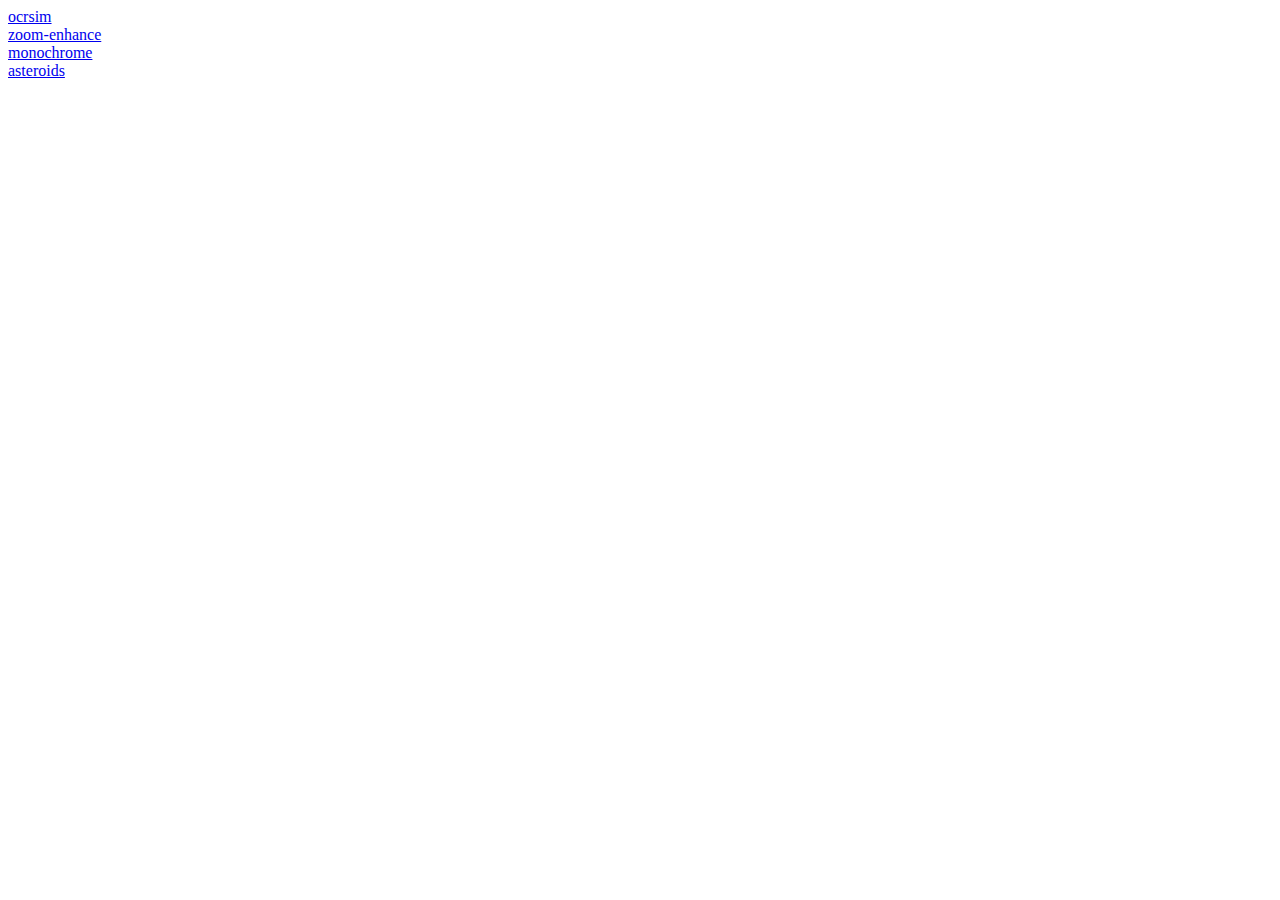
<file: index.html>
<!DOCTYPE html>
<html>
	<head>
		<meta charset="UTF-8">
		<title>Stuff</title>
	</head>
	<body>
		<a href="/ocrsim">ocrsim</a>
		<br>
		<a href="/zoom-enhance">zoom-enhance</a>
		<br>
		<a href="/monochrome">monochrome</a>
		<br>
                <a href="/asteroids">asteroids</a>
	</body>
</html>
</file>
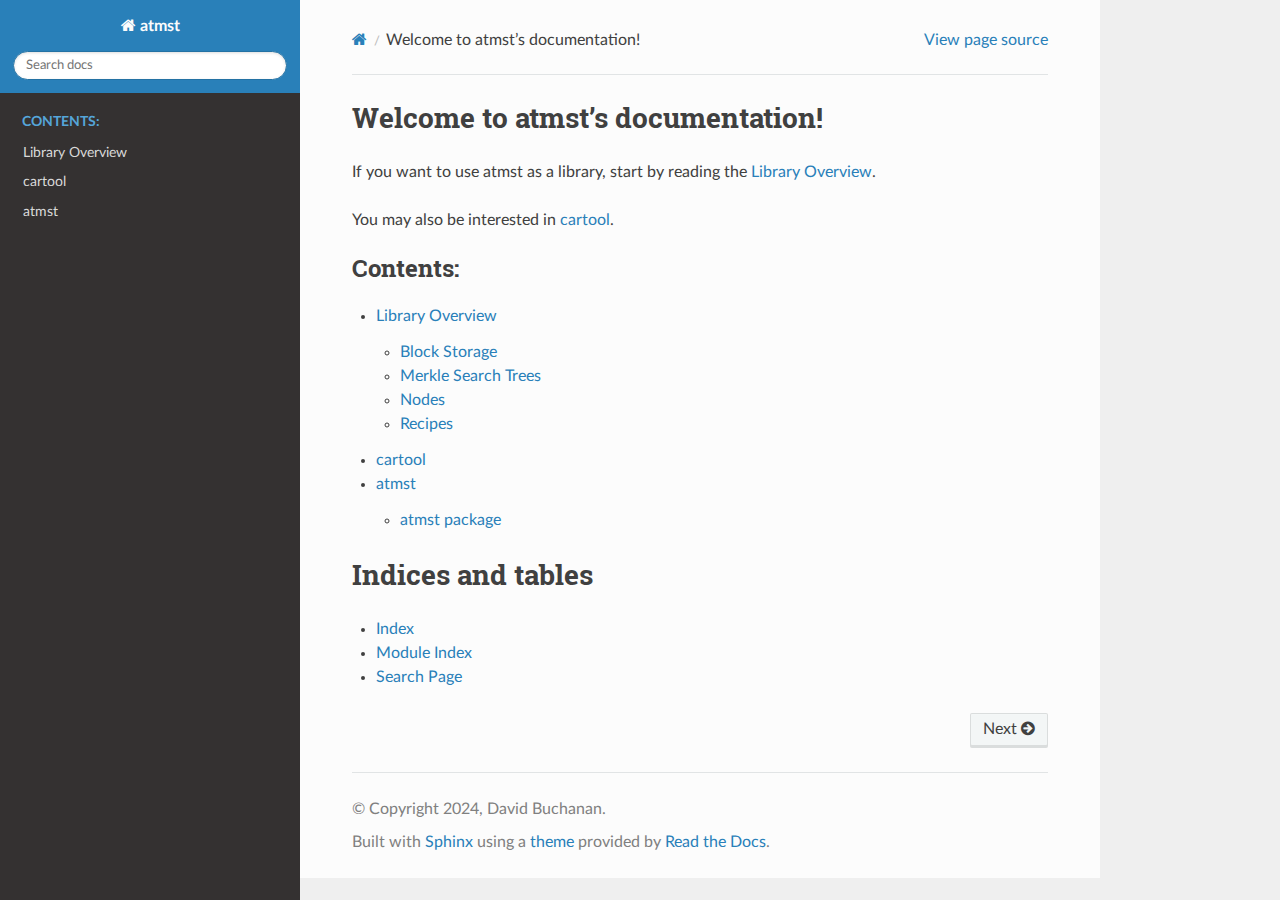
<file: atmst/index.html>
<!DOCTYPE html>
<html class="writer-html5" lang="en" data-content_root="./">
<head>
  <meta charset="utf-8" /><meta name="viewport" content="width=device-width, initial-scale=1" />

  <meta name="viewport" content="width=device-width, initial-scale=1.0" />
  <title>Welcome to atmst’s documentation! &mdash; atmst 0.0.1 documentation</title>
      <link rel="stylesheet" type="text/css" href="_static/pygments.css?v=80d5e7a1" />
      <link rel="stylesheet" type="text/css" href="_static/css/theme.css?v=e59714d7" />

  
      <script src="_static/jquery.js?v=5d32c60e"></script>
      <script src="_static/_sphinx_javascript_frameworks_compat.js?v=2cd50e6c"></script>
      <script src="_static/documentation_options.js?v=d45e8c67"></script>
      <script src="_static/doctools.js?v=9bcbadda"></script>
      <script src="_static/sphinx_highlight.js?v=dc90522c"></script>
    <script src="_static/js/theme.js"></script>
    <link rel="index" title="Index" href="genindex.html" />
    <link rel="search" title="Search" href="search.html" />
    <link rel="next" title="Library Overview" href="overview.html" /> 
</head>

<body class="wy-body-for-nav"> 
  <div class="wy-grid-for-nav">
    <nav data-toggle="wy-nav-shift" class="wy-nav-side">
      <div class="wy-side-scroll">
        <div class="wy-side-nav-search" >

          
          
          <a href="#" class="icon icon-home">
            atmst
          </a>
<div role="search">
  <form id="rtd-search-form" class="wy-form" action="search.html" method="get">
    <input type="text" name="q" placeholder="Search docs" aria-label="Search docs" />
    <input type="hidden" name="check_keywords" value="yes" />
    <input type="hidden" name="area" value="default" />
  </form>
</div>
        </div><div class="wy-menu wy-menu-vertical" data-spy="affix" role="navigation" aria-label="Navigation menu">
              <p class="caption" role="heading"><span class="caption-text">Contents:</span></p>
<ul>
<li class="toctree-l1"><a class="reference internal" href="overview.html">Library Overview</a></li>
<li class="toctree-l1"><a class="reference internal" href="cartool.html">cartool</a></li>
<li class="toctree-l1"><a class="reference internal" href="_apidocs/modules.html">atmst</a></li>
</ul>

        </div>
      </div>
    </nav>

    <section data-toggle="wy-nav-shift" class="wy-nav-content-wrap"><nav class="wy-nav-top" aria-label="Mobile navigation menu" >
          <i data-toggle="wy-nav-top" class="fa fa-bars"></i>
          <a href="#">atmst</a>
      </nav>

      <div class="wy-nav-content">
        <div class="rst-content">
          <div role="navigation" aria-label="Page navigation">
  <ul class="wy-breadcrumbs">
      <li><a href="#" class="icon icon-home" aria-label="Home"></a></li>
      <li class="breadcrumb-item active">Welcome to atmst’s documentation!</li>
      <li class="wy-breadcrumbs-aside">
            <a href="_sources/index.rst.txt" rel="nofollow"> View page source</a>
      </li>
  </ul>
  <hr/>
</div>
          <div role="main" class="document" itemscope="itemscope" itemtype="http://schema.org/Article">
           <div itemprop="articleBody">
             
  <section id="welcome-to-atmst-s-documentation">
<h1>Welcome to atmst’s documentation!<a class="headerlink" href="#welcome-to-atmst-s-documentation" title="Link to this heading"></a></h1>
<p>If you want to use atmst as a library, start by reading the <a class="reference internal" href="overview.html#overview"><span class="std std-ref">Library Overview</span></a>.</p>
<p>You may also be interested in <a class="reference internal" href="cartool.html#cartool"><span class="std std-ref">cartool</span></a>.</p>
<div class="toctree-wrapper compound">
<p class="caption" role="heading"><span class="caption-text">Contents:</span></p>
<ul>
<li class="toctree-l1"><a class="reference internal" href="overview.html">Library Overview</a><ul>
<li class="toctree-l2"><a class="reference internal" href="overview.html#block-storage">Block Storage</a></li>
<li class="toctree-l2"><a class="reference internal" href="overview.html#merkle-search-trees">Merkle Search Trees</a></li>
<li class="toctree-l2"><a class="reference internal" href="overview.html#nodes">Nodes</a></li>
<li class="toctree-l2"><a class="reference internal" href="overview.html#recipes">Recipes</a></li>
</ul>
</li>
<li class="toctree-l1"><a class="reference internal" href="cartool.html">cartool</a></li>
<li class="toctree-l1"><a class="reference internal" href="_apidocs/modules.html">atmst</a><ul>
<li class="toctree-l2"><a class="reference internal" href="_apidocs/atmst.html">atmst package</a></li>
</ul>
</li>
</ul>
</div>
</section>
<section id="indices-and-tables">
<h1>Indices and tables<a class="headerlink" href="#indices-and-tables" title="Link to this heading"></a></h1>
<ul class="simple">
<li><p><a class="reference internal" href="genindex.html"><span class="std std-ref">Index</span></a></p></li>
<li><p><a class="reference internal" href="py-modindex.html"><span class="std std-ref">Module Index</span></a></p></li>
<li><p><a class="reference internal" href="search.html"><span class="std std-ref">Search Page</span></a></p></li>
</ul>
</section>


           </div>
          </div>
          <footer><div class="rst-footer-buttons" role="navigation" aria-label="Footer">
        <a href="overview.html" class="btn btn-neutral float-right" title="Library Overview" accesskey="n" rel="next">Next <span class="fa fa-arrow-circle-right" aria-hidden="true"></span></a>
    </div>

  <hr/>

  <div role="contentinfo">
    <p>&#169; Copyright 2024, David Buchanan.</p>
  </div>

  Built with <a href="https://www.sphinx-doc.org/">Sphinx</a> using a
    <a href="https://github.com/readthedocs/sphinx_rtd_theme">theme</a>
    provided by <a href="https://readthedocs.org">Read the Docs</a>.
   

</footer>
        </div>
      </div>
    </section>
  </div>
  <script>
      jQuery(function () {
          SphinxRtdTheme.Navigation.enable(true);
      });
  </script> 

</body>
</html>
</file>
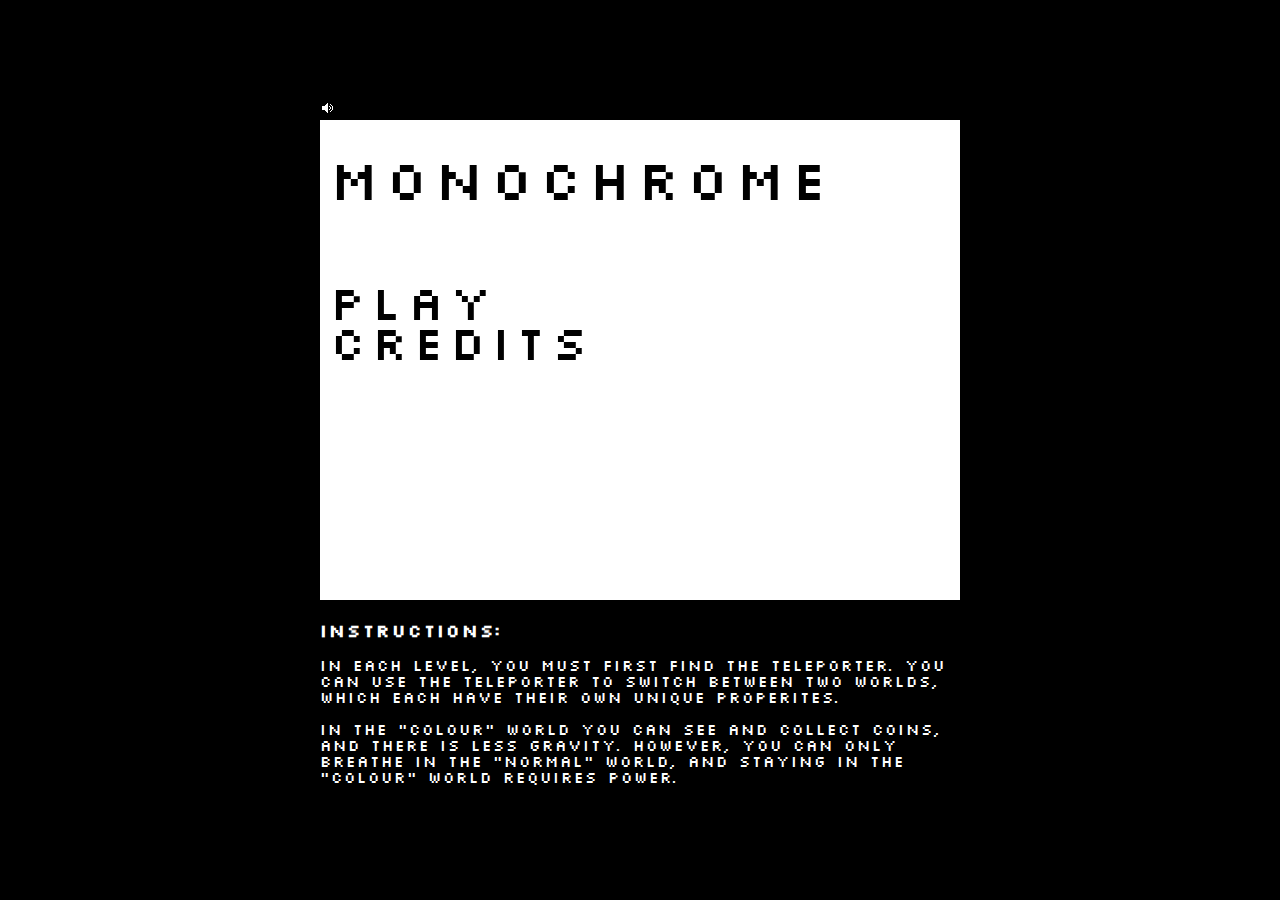
<file: monochrome/index.html>
<!DOCTYPE html> 
<html>

  <head>
    <meta charset="UTF-8"> 
    <link href="style.css" rel="stylesheet" type="text/css">
  </head>

  <body>
    <script>
      var muted = localStorage.getItem("muted");
    
      var toggleSound = function() {
        if (muted) {
          document.getElementById("soundButton").src = "img/soundOn.png";
          muted = false;
          localStorage.setItem("muted", false);
          loop.play();
        } else {
          document.getElementById("soundButton").src = "img/soundOff.png";
          muted = true;
          localStorage.setItem("muted", true);
          loop.pause();
        }
      }
    </script>
    <div class="centre">
      <img id="soundButton" src="img/soundOn.png" onclick="toggleSound()"></img>
      <canvas style="background-color:#FFF" id="canvas" width="640" height="480"></canvas>
      <h3>Instructions:</h3>
      <p>In each level, you must first find the teleporter. You can use the teleporter to switch between two worlds, which each have their own unique properites.</p>
      <p>In the "colour" world you can see and collect coins, and there is less gravity. However, you can only breathe in the "normal" world, and staying in the "colour" world requires power.</p>
    <div>
    <p src="lv1.txt"></p>
  </body>

  <script src="keyboard.js"></script>
  <script src="mouse.js"></script>
  <script src="menu.js"></script>
  <script src="levels.js"></script>
  <script src="tiles.js"></script>
  <script src="char.js"></script>
  <script src="hud.js"></script>
  <script src="main.js"></script>

</html>
</file>
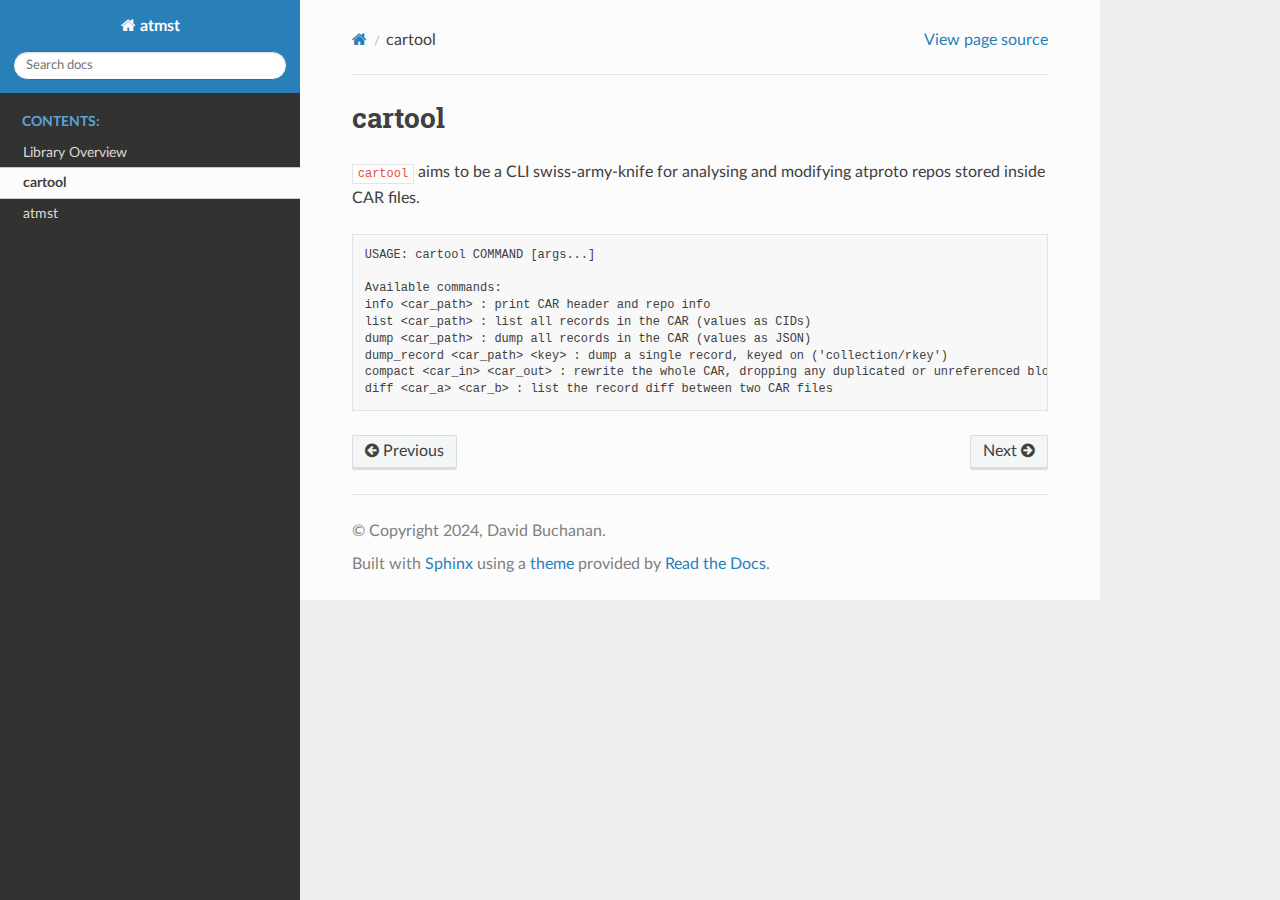
<file: atmst/cartool.html>
<!DOCTYPE html>
<html class="writer-html5" lang="en" data-content_root="./">
<head>
  <meta charset="utf-8" /><meta name="viewport" content="width=device-width, initial-scale=1" />

  <meta name="viewport" content="width=device-width, initial-scale=1.0" />
  <title>cartool &mdash; atmst 0.0.1 documentation</title>
      <link rel="stylesheet" type="text/css" href="_static/pygments.css?v=80d5e7a1" />
      <link rel="stylesheet" type="text/css" href="_static/css/theme.css?v=e59714d7" />

  
      <script src="_static/jquery.js?v=5d32c60e"></script>
      <script src="_static/_sphinx_javascript_frameworks_compat.js?v=2cd50e6c"></script>
      <script src="_static/documentation_options.js?v=d45e8c67"></script>
      <script src="_static/doctools.js?v=9bcbadda"></script>
      <script src="_static/sphinx_highlight.js?v=dc90522c"></script>
    <script src="_static/js/theme.js"></script>
    <link rel="index" title="Index" href="genindex.html" />
    <link rel="search" title="Search" href="search.html" />
    <link rel="next" title="atmst" href="_apidocs/modules.html" />
    <link rel="prev" title="Library Overview" href="overview.html" /> 
</head>

<body class="wy-body-for-nav"> 
  <div class="wy-grid-for-nav">
    <nav data-toggle="wy-nav-shift" class="wy-nav-side">
      <div class="wy-side-scroll">
        <div class="wy-side-nav-search" >

          
          
          <a href="index.html" class="icon icon-home">
            atmst
          </a>
<div role="search">
  <form id="rtd-search-form" class="wy-form" action="search.html" method="get">
    <input type="text" name="q" placeholder="Search docs" aria-label="Search docs" />
    <input type="hidden" name="check_keywords" value="yes" />
    <input type="hidden" name="area" value="default" />
  </form>
</div>
        </div><div class="wy-menu wy-menu-vertical" data-spy="affix" role="navigation" aria-label="Navigation menu">
              <p class="caption" role="heading"><span class="caption-text">Contents:</span></p>
<ul class="current">
<li class="toctree-l1"><a class="reference internal" href="overview.html">Library Overview</a></li>
<li class="toctree-l1 current"><a class="current reference internal" href="#">cartool</a></li>
<li class="toctree-l1"><a class="reference internal" href="_apidocs/modules.html">atmst</a></li>
</ul>

        </div>
      </div>
    </nav>

    <section data-toggle="wy-nav-shift" class="wy-nav-content-wrap"><nav class="wy-nav-top" aria-label="Mobile navigation menu" >
          <i data-toggle="wy-nav-top" class="fa fa-bars"></i>
          <a href="index.html">atmst</a>
      </nav>

      <div class="wy-nav-content">
        <div class="rst-content">
          <div role="navigation" aria-label="Page navigation">
  <ul class="wy-breadcrumbs">
      <li><a href="index.html" class="icon icon-home" aria-label="Home"></a></li>
      <li class="breadcrumb-item active">cartool</li>
      <li class="wy-breadcrumbs-aside">
            <a href="_sources/cartool.rst.txt" rel="nofollow"> View page source</a>
      </li>
  </ul>
  <hr/>
</div>
          <div role="main" class="document" itemscope="itemscope" itemtype="http://schema.org/Article">
           <div itemprop="articleBody">
             
  <section id="cartool">
<span id="id1"></span><h1>cartool<a class="headerlink" href="#cartool" title="Link to this heading"></a></h1>
<p><code class="docutils literal notranslate"><span class="pre">cartool</span></code> aims to be a CLI swiss-army-knife for analysing and modifying atproto repos stored inside CAR files.</p>
<div class="highlight-text notranslate"><div class="highlight"><pre><span></span>USAGE: cartool COMMAND [args...]

Available commands:
info &lt;car_path&gt; : print CAR header and repo info
list &lt;car_path&gt; : list all records in the CAR (values as CIDs)
dump &lt;car_path&gt; : dump all records in the CAR (values as JSON)
dump_record &lt;car_path&gt; &lt;key&gt; : dump a single record, keyed on (&#39;collection/rkey&#39;)
compact &lt;car_in&gt; &lt;car_out&gt; : rewrite the whole CAR, dropping any duplicated or unreferenced blocks
diff &lt;car_a&gt; &lt;car_b&gt; : list the record diff between two CAR files
</pre></div>
</div>
</section>


           </div>
          </div>
          <footer><div class="rst-footer-buttons" role="navigation" aria-label="Footer">
        <a href="overview.html" class="btn btn-neutral float-left" title="Library Overview" accesskey="p" rel="prev"><span class="fa fa-arrow-circle-left" aria-hidden="true"></span> Previous</a>
        <a href="_apidocs/modules.html" class="btn btn-neutral float-right" title="atmst" accesskey="n" rel="next">Next <span class="fa fa-arrow-circle-right" aria-hidden="true"></span></a>
    </div>

  <hr/>

  <div role="contentinfo">
    <p>&#169; Copyright 2024, David Buchanan.</p>
  </div>

  Built with <a href="https://www.sphinx-doc.org/">Sphinx</a> using a
    <a href="https://github.com/readthedocs/sphinx_rtd_theme">theme</a>
    provided by <a href="https://readthedocs.org">Read the Docs</a>.
   

</footer>
        </div>
      </div>
    </section>
  </div>
  <script>
      jQuery(function () {
          SphinxRtdTheme.Navigation.enable(true);
      });
  </script> 

</body>
</html>
</file>
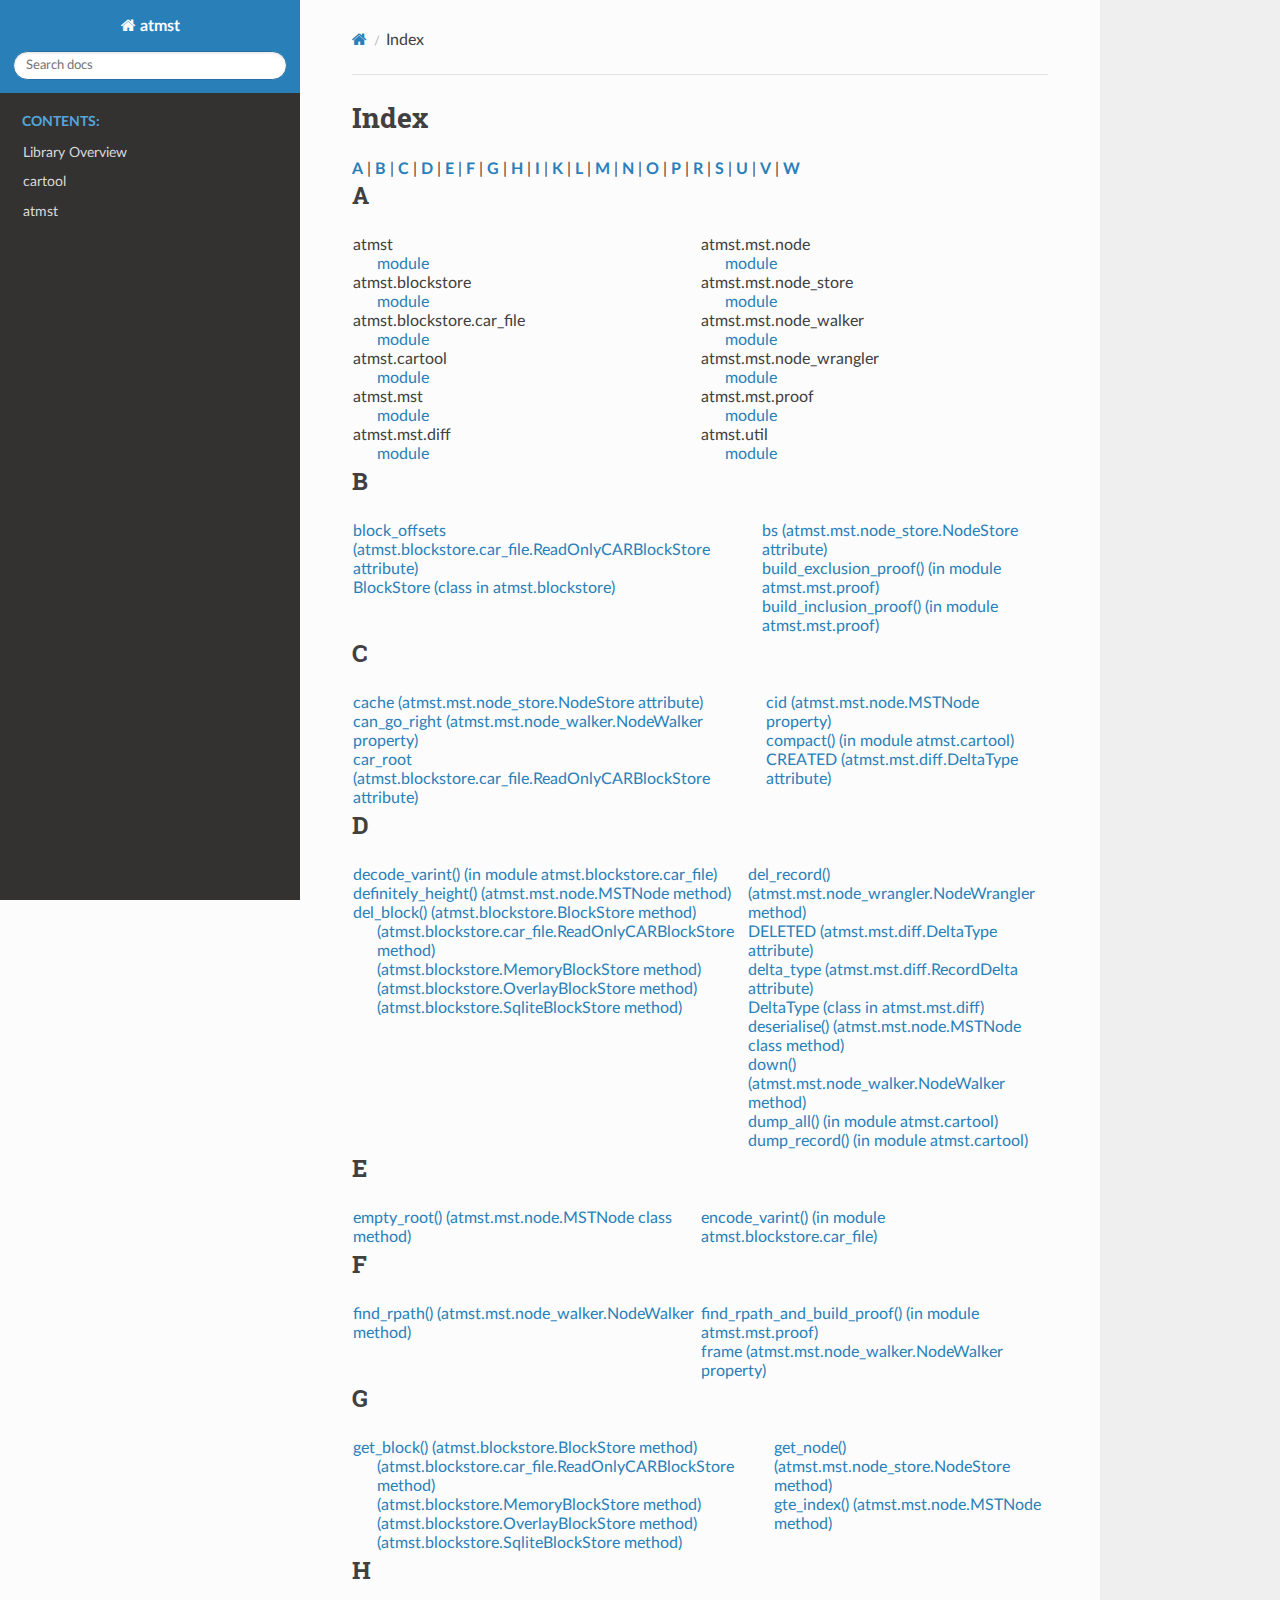
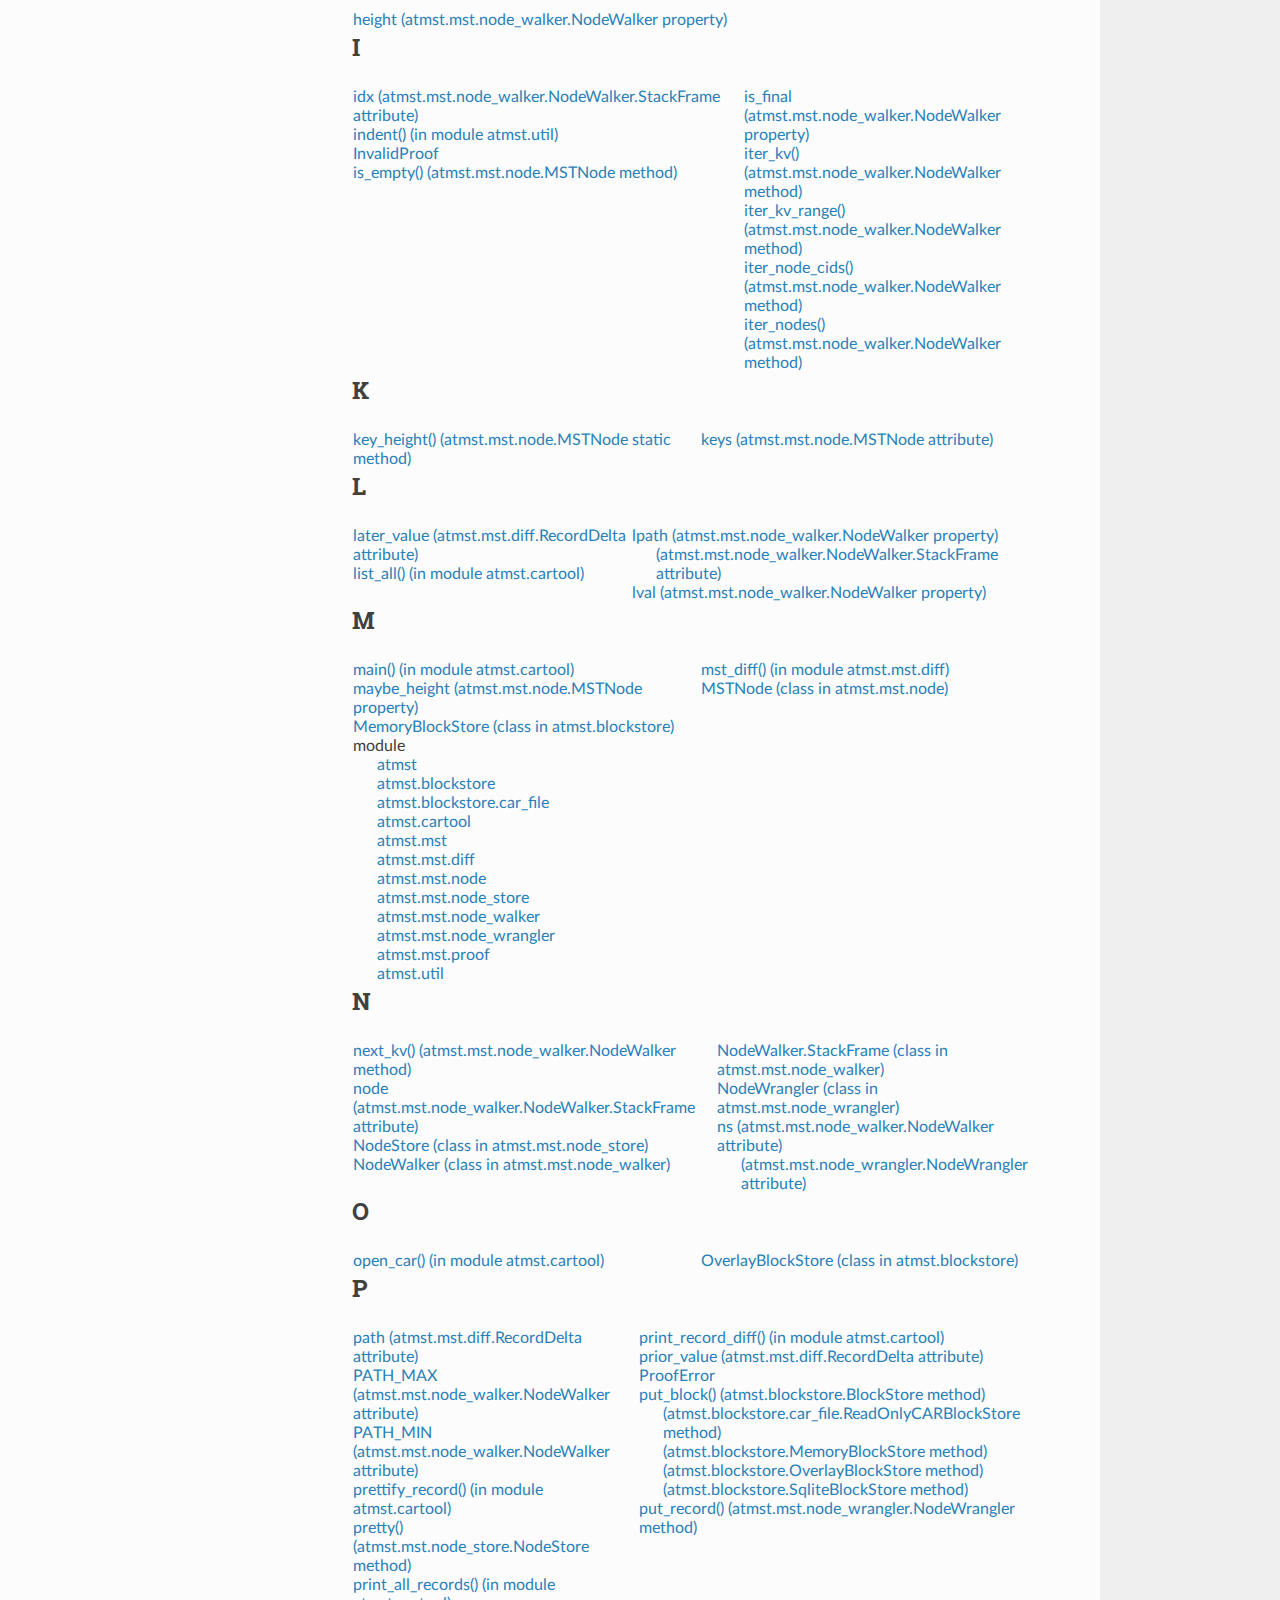
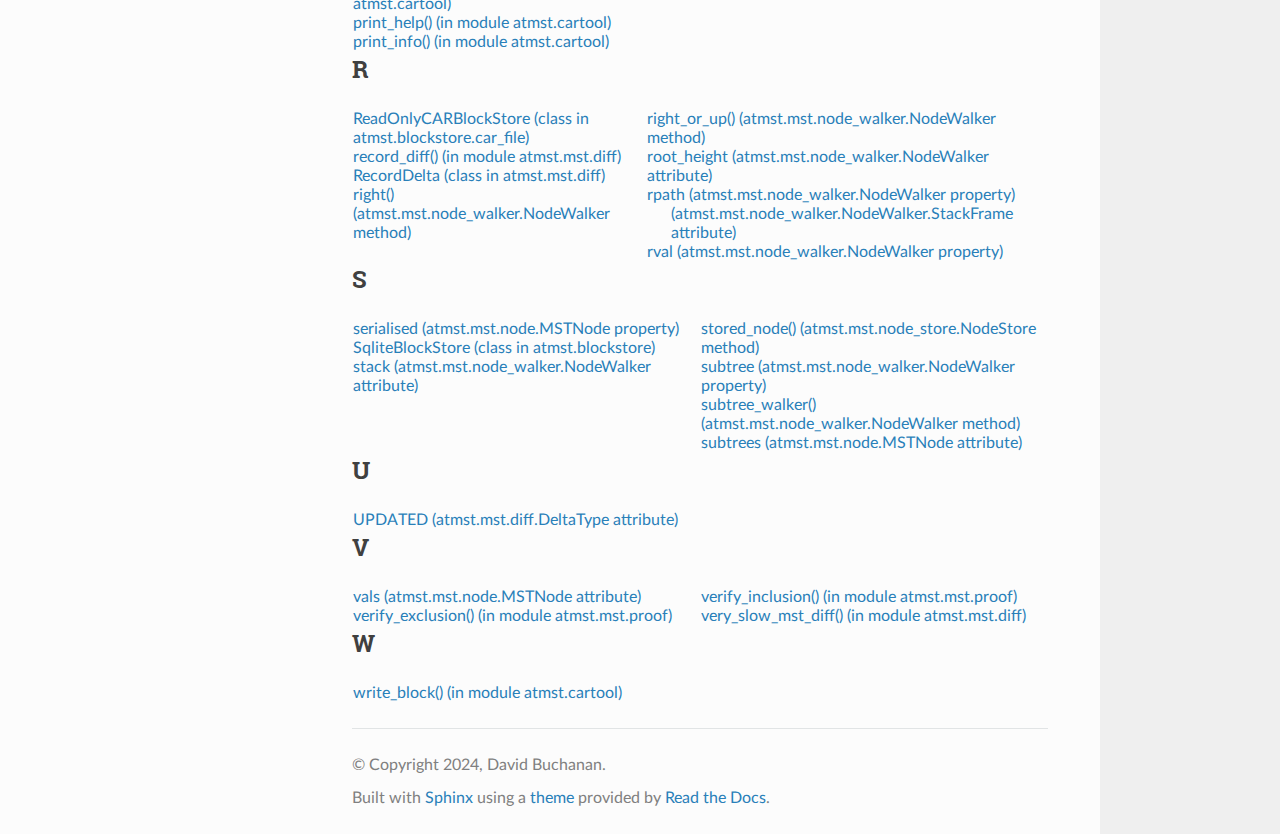
<file: atmst/genindex.html>
<!DOCTYPE html>
<html class="writer-html5" lang="en" data-content_root="./">
<head>
  <meta charset="utf-8" />
  <meta name="viewport" content="width=device-width, initial-scale=1.0" />
  <title>Index &mdash; atmst 0.0.1 documentation</title>
      <link rel="stylesheet" type="text/css" href="_static/pygments.css?v=80d5e7a1" />
      <link rel="stylesheet" type="text/css" href="_static/css/theme.css?v=e59714d7" />

  
      <script src="_static/jquery.js?v=5d32c60e"></script>
      <script src="_static/_sphinx_javascript_frameworks_compat.js?v=2cd50e6c"></script>
      <script src="_static/documentation_options.js?v=d45e8c67"></script>
      <script src="_static/doctools.js?v=9bcbadda"></script>
      <script src="_static/sphinx_highlight.js?v=dc90522c"></script>
    <script src="_static/js/theme.js"></script>
    <link rel="index" title="Index" href="#" />
    <link rel="search" title="Search" href="search.html" /> 
</head>

<body class="wy-body-for-nav"> 
  <div class="wy-grid-for-nav">
    <nav data-toggle="wy-nav-shift" class="wy-nav-side">
      <div class="wy-side-scroll">
        <div class="wy-side-nav-search" >

          
          
          <a href="index.html" class="icon icon-home">
            atmst
          </a>
<div role="search">
  <form id="rtd-search-form" class="wy-form" action="search.html" method="get">
    <input type="text" name="q" placeholder="Search docs" aria-label="Search docs" />
    <input type="hidden" name="check_keywords" value="yes" />
    <input type="hidden" name="area" value="default" />
  </form>
</div>
        </div><div class="wy-menu wy-menu-vertical" data-spy="affix" role="navigation" aria-label="Navigation menu">
              <p class="caption" role="heading"><span class="caption-text">Contents:</span></p>
<ul>
<li class="toctree-l1"><a class="reference internal" href="overview.html">Library Overview</a></li>
<li class="toctree-l1"><a class="reference internal" href="cartool.html">cartool</a></li>
<li class="toctree-l1"><a class="reference internal" href="_apidocs/modules.html">atmst</a></li>
</ul>

        </div>
      </div>
    </nav>

    <section data-toggle="wy-nav-shift" class="wy-nav-content-wrap"><nav class="wy-nav-top" aria-label="Mobile navigation menu" >
          <i data-toggle="wy-nav-top" class="fa fa-bars"></i>
          <a href="index.html">atmst</a>
      </nav>

      <div class="wy-nav-content">
        <div class="rst-content">
          <div role="navigation" aria-label="Page navigation">
  <ul class="wy-breadcrumbs">
      <li><a href="index.html" class="icon icon-home" aria-label="Home"></a></li>
      <li class="breadcrumb-item active">Index</li>
      <li class="wy-breadcrumbs-aside">
      </li>
  </ul>
  <hr/>
</div>
          <div role="main" class="document" itemscope="itemscope" itemtype="http://schema.org/Article">
           <div itemprop="articleBody">
             

<h1 id="index">Index</h1>

<div class="genindex-jumpbox">
 <a href="#A"><strong>A</strong></a>
 | <a href="#B"><strong>B</strong></a>
 | <a href="#C"><strong>C</strong></a>
 | <a href="#D"><strong>D</strong></a>
 | <a href="#E"><strong>E</strong></a>
 | <a href="#F"><strong>F</strong></a>
 | <a href="#G"><strong>G</strong></a>
 | <a href="#H"><strong>H</strong></a>
 | <a href="#I"><strong>I</strong></a>
 | <a href="#K"><strong>K</strong></a>
 | <a href="#L"><strong>L</strong></a>
 | <a href="#M"><strong>M</strong></a>
 | <a href="#N"><strong>N</strong></a>
 | <a href="#O"><strong>O</strong></a>
 | <a href="#P"><strong>P</strong></a>
 | <a href="#R"><strong>R</strong></a>
 | <a href="#S"><strong>S</strong></a>
 | <a href="#U"><strong>U</strong></a>
 | <a href="#V"><strong>V</strong></a>
 | <a href="#W"><strong>W</strong></a>
 
</div>
<h2 id="A">A</h2>
<table style="width: 100%" class="indextable genindextable"><tr>
  <td style="width: 33%; vertical-align: top;"><ul>
      <li>
    atmst

      <ul>
        <li><a href="_apidocs/atmst.html#module-atmst">module</a>
</li>
      </ul></li>
      <li>
    atmst.blockstore

      <ul>
        <li><a href="_apidocs/atmst.blockstore.html#module-atmst.blockstore">module</a>
</li>
      </ul></li>
      <li>
    atmst.blockstore.car_file

      <ul>
        <li><a href="_apidocs/atmst.blockstore.html#module-atmst.blockstore.car_file">module</a>
</li>
      </ul></li>
      <li>
    atmst.cartool

      <ul>
        <li><a href="_apidocs/atmst.html#module-atmst.cartool">module</a>
</li>
      </ul></li>
      <li>
    atmst.mst

      <ul>
        <li><a href="_apidocs/atmst.mst.html#module-atmst.mst">module</a>
</li>
      </ul></li>
      <li>
    atmst.mst.diff

      <ul>
        <li><a href="_apidocs/atmst.mst.html#module-atmst.mst.diff">module</a>
</li>
      </ul></li>
  </ul></td>
  <td style="width: 33%; vertical-align: top;"><ul>
      <li>
    atmst.mst.node

      <ul>
        <li><a href="_apidocs/atmst.mst.html#module-atmst.mst.node">module</a>
</li>
      </ul></li>
      <li>
    atmst.mst.node_store

      <ul>
        <li><a href="_apidocs/atmst.mst.html#module-atmst.mst.node_store">module</a>
</li>
      </ul></li>
      <li>
    atmst.mst.node_walker

      <ul>
        <li><a href="_apidocs/atmst.mst.html#module-atmst.mst.node_walker">module</a>
</li>
      </ul></li>
      <li>
    atmst.mst.node_wrangler

      <ul>
        <li><a href="_apidocs/atmst.mst.html#module-atmst.mst.node_wrangler">module</a>
</li>
      </ul></li>
      <li>
    atmst.mst.proof

      <ul>
        <li><a href="_apidocs/atmst.mst.html#module-atmst.mst.proof">module</a>
</li>
      </ul></li>
      <li>
    atmst.util

      <ul>
        <li><a href="_apidocs/atmst.html#module-atmst.util">module</a>
</li>
      </ul></li>
  </ul></td>
</tr></table>

<h2 id="B">B</h2>
<table style="width: 100%" class="indextable genindextable"><tr>
  <td style="width: 33%; vertical-align: top;"><ul>
      <li><a href="_apidocs/atmst.blockstore.html#atmst.blockstore.car_file.ReadOnlyCARBlockStore.block_offsets">block_offsets (atmst.blockstore.car_file.ReadOnlyCARBlockStore attribute)</a>
</li>
      <li><a href="_apidocs/atmst.blockstore.html#atmst.blockstore.BlockStore">BlockStore (class in atmst.blockstore)</a>
</li>
  </ul></td>
  <td style="width: 33%; vertical-align: top;"><ul>
      <li><a href="_apidocs/atmst.mst.html#atmst.mst.node_store.NodeStore.bs">bs (atmst.mst.node_store.NodeStore attribute)</a>
</li>
      <li><a href="_apidocs/atmst.mst.html#atmst.mst.proof.build_exclusion_proof">build_exclusion_proof() (in module atmst.mst.proof)</a>
</li>
      <li><a href="_apidocs/atmst.mst.html#atmst.mst.proof.build_inclusion_proof">build_inclusion_proof() (in module atmst.mst.proof)</a>
</li>
  </ul></td>
</tr></table>

<h2 id="C">C</h2>
<table style="width: 100%" class="indextable genindextable"><tr>
  <td style="width: 33%; vertical-align: top;"><ul>
      <li><a href="_apidocs/atmst.mst.html#atmst.mst.node_store.NodeStore.cache">cache (atmst.mst.node_store.NodeStore attribute)</a>
</li>
      <li><a href="_apidocs/atmst.mst.html#atmst.mst.node_walker.NodeWalker.can_go_right">can_go_right (atmst.mst.node_walker.NodeWalker property)</a>
</li>
      <li><a href="_apidocs/atmst.blockstore.html#atmst.blockstore.car_file.ReadOnlyCARBlockStore.car_root">car_root (atmst.blockstore.car_file.ReadOnlyCARBlockStore attribute)</a>
</li>
  </ul></td>
  <td style="width: 33%; vertical-align: top;"><ul>
      <li><a href="_apidocs/atmst.mst.html#atmst.mst.node.MSTNode.cid">cid (atmst.mst.node.MSTNode property)</a>
</li>
      <li><a href="_apidocs/atmst.html#atmst.cartool.compact">compact() (in module atmst.cartool)</a>
</li>
      <li><a href="_apidocs/atmst.mst.html#atmst.mst.diff.DeltaType.CREATED">CREATED (atmst.mst.diff.DeltaType attribute)</a>
</li>
  </ul></td>
</tr></table>

<h2 id="D">D</h2>
<table style="width: 100%" class="indextable genindextable"><tr>
  <td style="width: 33%; vertical-align: top;"><ul>
      <li><a href="_apidocs/atmst.blockstore.html#atmst.blockstore.car_file.decode_varint">decode_varint() (in module atmst.blockstore.car_file)</a>
</li>
      <li><a href="_apidocs/atmst.mst.html#atmst.mst.node.MSTNode.definitely_height">definitely_height() (atmst.mst.node.MSTNode method)</a>
</li>
      <li><a href="_apidocs/atmst.blockstore.html#atmst.blockstore.BlockStore.del_block">del_block() (atmst.blockstore.BlockStore method)</a>

      <ul>
        <li><a href="_apidocs/atmst.blockstore.html#atmst.blockstore.car_file.ReadOnlyCARBlockStore.del_block">(atmst.blockstore.car_file.ReadOnlyCARBlockStore method)</a>
</li>
        <li><a href="_apidocs/atmst.blockstore.html#atmst.blockstore.MemoryBlockStore.del_block">(atmst.blockstore.MemoryBlockStore method)</a>
</li>
        <li><a href="_apidocs/atmst.blockstore.html#atmst.blockstore.OverlayBlockStore.del_block">(atmst.blockstore.OverlayBlockStore method)</a>
</li>
        <li><a href="_apidocs/atmst.blockstore.html#atmst.blockstore.SqliteBlockStore.del_block">(atmst.blockstore.SqliteBlockStore method)</a>
</li>
      </ul></li>
  </ul></td>
  <td style="width: 33%; vertical-align: top;"><ul>
      <li><a href="_apidocs/atmst.mst.html#atmst.mst.node_wrangler.NodeWrangler.del_record">del_record() (atmst.mst.node_wrangler.NodeWrangler method)</a>
</li>
      <li><a href="_apidocs/atmst.mst.html#atmst.mst.diff.DeltaType.DELETED">DELETED (atmst.mst.diff.DeltaType attribute)</a>
</li>
      <li><a href="_apidocs/atmst.mst.html#atmst.mst.diff.RecordDelta.delta_type">delta_type (atmst.mst.diff.RecordDelta attribute)</a>
</li>
      <li><a href="_apidocs/atmst.mst.html#atmst.mst.diff.DeltaType">DeltaType (class in atmst.mst.diff)</a>
</li>
      <li><a href="_apidocs/atmst.mst.html#atmst.mst.node.MSTNode.deserialise">deserialise() (atmst.mst.node.MSTNode class method)</a>
</li>
      <li><a href="_apidocs/atmst.mst.html#atmst.mst.node_walker.NodeWalker.down">down() (atmst.mst.node_walker.NodeWalker method)</a>
</li>
      <li><a href="_apidocs/atmst.html#atmst.cartool.dump_all">dump_all() (in module atmst.cartool)</a>
</li>
      <li><a href="_apidocs/atmst.html#atmst.cartool.dump_record">dump_record() (in module atmst.cartool)</a>
</li>
  </ul></td>
</tr></table>

<h2 id="E">E</h2>
<table style="width: 100%" class="indextable genindextable"><tr>
  <td style="width: 33%; vertical-align: top;"><ul>
      <li><a href="_apidocs/atmst.mst.html#atmst.mst.node.MSTNode.empty_root">empty_root() (atmst.mst.node.MSTNode class method)</a>
</li>
  </ul></td>
  <td style="width: 33%; vertical-align: top;"><ul>
      <li><a href="_apidocs/atmst.blockstore.html#atmst.blockstore.car_file.encode_varint">encode_varint() (in module atmst.blockstore.car_file)</a>
</li>
  </ul></td>
</tr></table>

<h2 id="F">F</h2>
<table style="width: 100%" class="indextable genindextable"><tr>
  <td style="width: 33%; vertical-align: top;"><ul>
      <li><a href="_apidocs/atmst.mst.html#atmst.mst.node_walker.NodeWalker.find_rpath">find_rpath() (atmst.mst.node_walker.NodeWalker method)</a>
</li>
  </ul></td>
  <td style="width: 33%; vertical-align: top;"><ul>
      <li><a href="_apidocs/atmst.mst.html#atmst.mst.proof.find_rpath_and_build_proof">find_rpath_and_build_proof() (in module atmst.mst.proof)</a>
</li>
      <li><a href="_apidocs/atmst.mst.html#atmst.mst.node_walker.NodeWalker.frame">frame (atmst.mst.node_walker.NodeWalker property)</a>
</li>
  </ul></td>
</tr></table>

<h2 id="G">G</h2>
<table style="width: 100%" class="indextable genindextable"><tr>
  <td style="width: 33%; vertical-align: top;"><ul>
      <li><a href="_apidocs/atmst.blockstore.html#atmst.blockstore.BlockStore.get_block">get_block() (atmst.blockstore.BlockStore method)</a>

      <ul>
        <li><a href="_apidocs/atmst.blockstore.html#atmst.blockstore.car_file.ReadOnlyCARBlockStore.get_block">(atmst.blockstore.car_file.ReadOnlyCARBlockStore method)</a>
</li>
        <li><a href="_apidocs/atmst.blockstore.html#atmst.blockstore.MemoryBlockStore.get_block">(atmst.blockstore.MemoryBlockStore method)</a>
</li>
        <li><a href="_apidocs/atmst.blockstore.html#atmst.blockstore.OverlayBlockStore.get_block">(atmst.blockstore.OverlayBlockStore method)</a>
</li>
        <li><a href="_apidocs/atmst.blockstore.html#atmst.blockstore.SqliteBlockStore.get_block">(atmst.blockstore.SqliteBlockStore method)</a>
</li>
      </ul></li>
  </ul></td>
  <td style="width: 33%; vertical-align: top;"><ul>
      <li><a href="_apidocs/atmst.mst.html#atmst.mst.node_store.NodeStore.get_node">get_node() (atmst.mst.node_store.NodeStore method)</a>
</li>
      <li><a href="_apidocs/atmst.mst.html#atmst.mst.node.MSTNode.gte_index">gte_index() (atmst.mst.node.MSTNode method)</a>
</li>
  </ul></td>
</tr></table>

<h2 id="H">H</h2>
<table style="width: 100%" class="indextable genindextable"><tr>
  <td style="width: 33%; vertical-align: top;"><ul>
      <li><a href="_apidocs/atmst.mst.html#atmst.mst.node_walker.NodeWalker.height">height (atmst.mst.node_walker.NodeWalker property)</a>
</li>
  </ul></td>
</tr></table>

<h2 id="I">I</h2>
<table style="width: 100%" class="indextable genindextable"><tr>
  <td style="width: 33%; vertical-align: top;"><ul>
      <li><a href="_apidocs/atmst.mst.html#atmst.mst.node_walker.NodeWalker.StackFrame.idx">idx (atmst.mst.node_walker.NodeWalker.StackFrame attribute)</a>
</li>
      <li><a href="_apidocs/atmst.html#atmst.util.indent">indent() (in module atmst.util)</a>
</li>
      <li><a href="_apidocs/atmst.mst.html#atmst.mst.proof.InvalidProof">InvalidProof</a>
</li>
      <li><a href="_apidocs/atmst.mst.html#atmst.mst.node.MSTNode.is_empty">is_empty() (atmst.mst.node.MSTNode method)</a>
</li>
  </ul></td>
  <td style="width: 33%; vertical-align: top;"><ul>
      <li><a href="_apidocs/atmst.mst.html#atmst.mst.node_walker.NodeWalker.is_final">is_final (atmst.mst.node_walker.NodeWalker property)</a>
</li>
      <li><a href="_apidocs/atmst.mst.html#atmst.mst.node_walker.NodeWalker.iter_kv">iter_kv() (atmst.mst.node_walker.NodeWalker method)</a>
</li>
      <li><a href="_apidocs/atmst.mst.html#atmst.mst.node_walker.NodeWalker.iter_kv_range">iter_kv_range() (atmst.mst.node_walker.NodeWalker method)</a>
</li>
      <li><a href="_apidocs/atmst.mst.html#atmst.mst.node_walker.NodeWalker.iter_node_cids">iter_node_cids() (atmst.mst.node_walker.NodeWalker method)</a>
</li>
      <li><a href="_apidocs/atmst.mst.html#atmst.mst.node_walker.NodeWalker.iter_nodes">iter_nodes() (atmst.mst.node_walker.NodeWalker method)</a>
</li>
  </ul></td>
</tr></table>

<h2 id="K">K</h2>
<table style="width: 100%" class="indextable genindextable"><tr>
  <td style="width: 33%; vertical-align: top;"><ul>
      <li><a href="_apidocs/atmst.mst.html#atmst.mst.node.MSTNode.key_height">key_height() (atmst.mst.node.MSTNode static method)</a>
</li>
  </ul></td>
  <td style="width: 33%; vertical-align: top;"><ul>
      <li><a href="_apidocs/atmst.mst.html#atmst.mst.node.MSTNode.keys">keys (atmst.mst.node.MSTNode attribute)</a>
</li>
  </ul></td>
</tr></table>

<h2 id="L">L</h2>
<table style="width: 100%" class="indextable genindextable"><tr>
  <td style="width: 33%; vertical-align: top;"><ul>
      <li><a href="_apidocs/atmst.mst.html#atmst.mst.diff.RecordDelta.later_value">later_value (atmst.mst.diff.RecordDelta attribute)</a>
</li>
      <li><a href="_apidocs/atmst.html#atmst.cartool.list_all">list_all() (in module atmst.cartool)</a>
</li>
  </ul></td>
  <td style="width: 33%; vertical-align: top;"><ul>
      <li><a href="_apidocs/atmst.mst.html#atmst.mst.node_walker.NodeWalker.lpath">lpath (atmst.mst.node_walker.NodeWalker property)</a>

      <ul>
        <li><a href="_apidocs/atmst.mst.html#atmst.mst.node_walker.NodeWalker.StackFrame.lpath">(atmst.mst.node_walker.NodeWalker.StackFrame attribute)</a>
</li>
      </ul></li>
      <li><a href="_apidocs/atmst.mst.html#atmst.mst.node_walker.NodeWalker.lval">lval (atmst.mst.node_walker.NodeWalker property)</a>
</li>
  </ul></td>
</tr></table>

<h2 id="M">M</h2>
<table style="width: 100%" class="indextable genindextable"><tr>
  <td style="width: 33%; vertical-align: top;"><ul>
      <li><a href="_apidocs/atmst.html#atmst.cartool.main">main() (in module atmst.cartool)</a>
</li>
      <li><a href="_apidocs/atmst.mst.html#atmst.mst.node.MSTNode.maybe_height">maybe_height (atmst.mst.node.MSTNode property)</a>
</li>
      <li><a href="_apidocs/atmst.blockstore.html#atmst.blockstore.MemoryBlockStore">MemoryBlockStore (class in atmst.blockstore)</a>
</li>
      <li>
    module

      <ul>
        <li><a href="_apidocs/atmst.html#module-atmst">atmst</a>
</li>
        <li><a href="_apidocs/atmst.blockstore.html#module-atmst.blockstore">atmst.blockstore</a>
</li>
        <li><a href="_apidocs/atmst.blockstore.html#module-atmst.blockstore.car_file">atmst.blockstore.car_file</a>
</li>
        <li><a href="_apidocs/atmst.html#module-atmst.cartool">atmst.cartool</a>
</li>
        <li><a href="_apidocs/atmst.mst.html#module-atmst.mst">atmst.mst</a>
</li>
        <li><a href="_apidocs/atmst.mst.html#module-atmst.mst.diff">atmst.mst.diff</a>
</li>
        <li><a href="_apidocs/atmst.mst.html#module-atmst.mst.node">atmst.mst.node</a>
</li>
        <li><a href="_apidocs/atmst.mst.html#module-atmst.mst.node_store">atmst.mst.node_store</a>
</li>
        <li><a href="_apidocs/atmst.mst.html#module-atmst.mst.node_walker">atmst.mst.node_walker</a>
</li>
        <li><a href="_apidocs/atmst.mst.html#module-atmst.mst.node_wrangler">atmst.mst.node_wrangler</a>
</li>
        <li><a href="_apidocs/atmst.mst.html#module-atmst.mst.proof">atmst.mst.proof</a>
</li>
        <li><a href="_apidocs/atmst.html#module-atmst.util">atmst.util</a>
</li>
      </ul></li>
  </ul></td>
  <td style="width: 33%; vertical-align: top;"><ul>
      <li><a href="_apidocs/atmst.mst.html#atmst.mst.diff.mst_diff">mst_diff() (in module atmst.mst.diff)</a>
</li>
      <li><a href="_apidocs/atmst.mst.html#atmst.mst.node.MSTNode">MSTNode (class in atmst.mst.node)</a>
</li>
  </ul></td>
</tr></table>

<h2 id="N">N</h2>
<table style="width: 100%" class="indextable genindextable"><tr>
  <td style="width: 33%; vertical-align: top;"><ul>
      <li><a href="_apidocs/atmst.mst.html#atmst.mst.node_walker.NodeWalker.next_kv">next_kv() (atmst.mst.node_walker.NodeWalker method)</a>
</li>
      <li><a href="_apidocs/atmst.mst.html#atmst.mst.node_walker.NodeWalker.StackFrame.node">node (atmst.mst.node_walker.NodeWalker.StackFrame attribute)</a>
</li>
      <li><a href="_apidocs/atmst.mst.html#atmst.mst.node_store.NodeStore">NodeStore (class in atmst.mst.node_store)</a>
</li>
      <li><a href="_apidocs/atmst.mst.html#atmst.mst.node_walker.NodeWalker">NodeWalker (class in atmst.mst.node_walker)</a>
</li>
  </ul></td>
  <td style="width: 33%; vertical-align: top;"><ul>
      <li><a href="_apidocs/atmst.mst.html#atmst.mst.node_walker.NodeWalker.StackFrame">NodeWalker.StackFrame (class in atmst.mst.node_walker)</a>
</li>
      <li><a href="_apidocs/atmst.mst.html#atmst.mst.node_wrangler.NodeWrangler">NodeWrangler (class in atmst.mst.node_wrangler)</a>
</li>
      <li><a href="_apidocs/atmst.mst.html#atmst.mst.node_walker.NodeWalker.ns">ns (atmst.mst.node_walker.NodeWalker attribute)</a>

      <ul>
        <li><a href="_apidocs/atmst.mst.html#atmst.mst.node_wrangler.NodeWrangler.ns">(atmst.mst.node_wrangler.NodeWrangler attribute)</a>
</li>
      </ul></li>
  </ul></td>
</tr></table>

<h2 id="O">O</h2>
<table style="width: 100%" class="indextable genindextable"><tr>
  <td style="width: 33%; vertical-align: top;"><ul>
      <li><a href="_apidocs/atmst.html#atmst.cartool.open_car">open_car() (in module atmst.cartool)</a>
</li>
  </ul></td>
  <td style="width: 33%; vertical-align: top;"><ul>
      <li><a href="_apidocs/atmst.blockstore.html#atmst.blockstore.OverlayBlockStore">OverlayBlockStore (class in atmst.blockstore)</a>
</li>
  </ul></td>
</tr></table>

<h2 id="P">P</h2>
<table style="width: 100%" class="indextable genindextable"><tr>
  <td style="width: 33%; vertical-align: top;"><ul>
      <li><a href="_apidocs/atmst.mst.html#atmst.mst.diff.RecordDelta.path">path (atmst.mst.diff.RecordDelta attribute)</a>
</li>
      <li><a href="_apidocs/atmst.mst.html#atmst.mst.node_walker.NodeWalker.PATH_MAX">PATH_MAX (atmst.mst.node_walker.NodeWalker attribute)</a>
</li>
      <li><a href="_apidocs/atmst.mst.html#atmst.mst.node_walker.NodeWalker.PATH_MIN">PATH_MIN (atmst.mst.node_walker.NodeWalker attribute)</a>
</li>
      <li><a href="_apidocs/atmst.html#atmst.cartool.prettify_record">prettify_record() (in module atmst.cartool)</a>
</li>
      <li><a href="_apidocs/atmst.mst.html#atmst.mst.node_store.NodeStore.pretty">pretty() (atmst.mst.node_store.NodeStore method)</a>
</li>
      <li><a href="_apidocs/atmst.html#atmst.cartool.print_all_records">print_all_records() (in module atmst.cartool)</a>
</li>
      <li><a href="_apidocs/atmst.html#atmst.cartool.print_help">print_help() (in module atmst.cartool)</a>
</li>
      <li><a href="_apidocs/atmst.html#atmst.cartool.print_info">print_info() (in module atmst.cartool)</a>
</li>
  </ul></td>
  <td style="width: 33%; vertical-align: top;"><ul>
      <li><a href="_apidocs/atmst.html#atmst.cartool.print_record_diff">print_record_diff() (in module atmst.cartool)</a>
</li>
      <li><a href="_apidocs/atmst.mst.html#atmst.mst.diff.RecordDelta.prior_value">prior_value (atmst.mst.diff.RecordDelta attribute)</a>
</li>
      <li><a href="_apidocs/atmst.mst.html#atmst.mst.proof.ProofError">ProofError</a>
</li>
      <li><a href="_apidocs/atmst.blockstore.html#atmst.blockstore.BlockStore.put_block">put_block() (atmst.blockstore.BlockStore method)</a>

      <ul>
        <li><a href="_apidocs/atmst.blockstore.html#atmst.blockstore.car_file.ReadOnlyCARBlockStore.put_block">(atmst.blockstore.car_file.ReadOnlyCARBlockStore method)</a>
</li>
        <li><a href="_apidocs/atmst.blockstore.html#atmst.blockstore.MemoryBlockStore.put_block">(atmst.blockstore.MemoryBlockStore method)</a>
</li>
        <li><a href="_apidocs/atmst.blockstore.html#atmst.blockstore.OverlayBlockStore.put_block">(atmst.blockstore.OverlayBlockStore method)</a>
</li>
        <li><a href="_apidocs/atmst.blockstore.html#atmst.blockstore.SqliteBlockStore.put_block">(atmst.blockstore.SqliteBlockStore method)</a>
</li>
      </ul></li>
      <li><a href="_apidocs/atmst.mst.html#atmst.mst.node_wrangler.NodeWrangler.put_record">put_record() (atmst.mst.node_wrangler.NodeWrangler method)</a>
</li>
  </ul></td>
</tr></table>

<h2 id="R">R</h2>
<table style="width: 100%" class="indextable genindextable"><tr>
  <td style="width: 33%; vertical-align: top;"><ul>
      <li><a href="_apidocs/atmst.blockstore.html#atmst.blockstore.car_file.ReadOnlyCARBlockStore">ReadOnlyCARBlockStore (class in atmst.blockstore.car_file)</a>
</li>
      <li><a href="_apidocs/atmst.mst.html#atmst.mst.diff.record_diff">record_diff() (in module atmst.mst.diff)</a>
</li>
      <li><a href="_apidocs/atmst.mst.html#atmst.mst.diff.RecordDelta">RecordDelta (class in atmst.mst.diff)</a>
</li>
      <li><a href="_apidocs/atmst.mst.html#atmst.mst.node_walker.NodeWalker.right">right() (atmst.mst.node_walker.NodeWalker method)</a>
</li>
  </ul></td>
  <td style="width: 33%; vertical-align: top;"><ul>
      <li><a href="_apidocs/atmst.mst.html#atmst.mst.node_walker.NodeWalker.right_or_up">right_or_up() (atmst.mst.node_walker.NodeWalker method)</a>
</li>
      <li><a href="_apidocs/atmst.mst.html#atmst.mst.node_walker.NodeWalker.root_height">root_height (atmst.mst.node_walker.NodeWalker attribute)</a>
</li>
      <li><a href="_apidocs/atmst.mst.html#atmst.mst.node_walker.NodeWalker.rpath">rpath (atmst.mst.node_walker.NodeWalker property)</a>

      <ul>
        <li><a href="_apidocs/atmst.mst.html#atmst.mst.node_walker.NodeWalker.StackFrame.rpath">(atmst.mst.node_walker.NodeWalker.StackFrame attribute)</a>
</li>
      </ul></li>
      <li><a href="_apidocs/atmst.mst.html#atmst.mst.node_walker.NodeWalker.rval">rval (atmst.mst.node_walker.NodeWalker property)</a>
</li>
  </ul></td>
</tr></table>

<h2 id="S">S</h2>
<table style="width: 100%" class="indextable genindextable"><tr>
  <td style="width: 33%; vertical-align: top;"><ul>
      <li><a href="_apidocs/atmst.mst.html#atmst.mst.node.MSTNode.serialised">serialised (atmst.mst.node.MSTNode property)</a>
</li>
      <li><a href="_apidocs/atmst.blockstore.html#atmst.blockstore.SqliteBlockStore">SqliteBlockStore (class in atmst.blockstore)</a>
</li>
      <li><a href="_apidocs/atmst.mst.html#atmst.mst.node_walker.NodeWalker.stack">stack (atmst.mst.node_walker.NodeWalker attribute)</a>
</li>
  </ul></td>
  <td style="width: 33%; vertical-align: top;"><ul>
      <li><a href="_apidocs/atmst.mst.html#atmst.mst.node_store.NodeStore.stored_node">stored_node() (atmst.mst.node_store.NodeStore method)</a>
</li>
      <li><a href="_apidocs/atmst.mst.html#atmst.mst.node_walker.NodeWalker.subtree">subtree (atmst.mst.node_walker.NodeWalker property)</a>
</li>
      <li><a href="_apidocs/atmst.mst.html#atmst.mst.node_walker.NodeWalker.subtree_walker">subtree_walker() (atmst.mst.node_walker.NodeWalker method)</a>
</li>
      <li><a href="_apidocs/atmst.mst.html#atmst.mst.node.MSTNode.subtrees">subtrees (atmst.mst.node.MSTNode attribute)</a>
</li>
  </ul></td>
</tr></table>

<h2 id="U">U</h2>
<table style="width: 100%" class="indextable genindextable"><tr>
  <td style="width: 33%; vertical-align: top;"><ul>
      <li><a href="_apidocs/atmst.mst.html#atmst.mst.diff.DeltaType.UPDATED">UPDATED (atmst.mst.diff.DeltaType attribute)</a>
</li>
  </ul></td>
</tr></table>

<h2 id="V">V</h2>
<table style="width: 100%" class="indextable genindextable"><tr>
  <td style="width: 33%; vertical-align: top;"><ul>
      <li><a href="_apidocs/atmst.mst.html#atmst.mst.node.MSTNode.vals">vals (atmst.mst.node.MSTNode attribute)</a>
</li>
      <li><a href="_apidocs/atmst.mst.html#atmst.mst.proof.verify_exclusion">verify_exclusion() (in module atmst.mst.proof)</a>
</li>
  </ul></td>
  <td style="width: 33%; vertical-align: top;"><ul>
      <li><a href="_apidocs/atmst.mst.html#atmst.mst.proof.verify_inclusion">verify_inclusion() (in module atmst.mst.proof)</a>
</li>
      <li><a href="_apidocs/atmst.mst.html#atmst.mst.diff.very_slow_mst_diff">very_slow_mst_diff() (in module atmst.mst.diff)</a>
</li>
  </ul></td>
</tr></table>

<h2 id="W">W</h2>
<table style="width: 100%" class="indextable genindextable"><tr>
  <td style="width: 33%; vertical-align: top;"><ul>
      <li><a href="_apidocs/atmst.html#atmst.cartool.write_block">write_block() (in module atmst.cartool)</a>
</li>
  </ul></td>
</tr></table>



           </div>
          </div>
          <footer>

  <hr/>

  <div role="contentinfo">
    <p>&#169; Copyright 2024, David Buchanan.</p>
  </div>

  Built with <a href="https://www.sphinx-doc.org/">Sphinx</a> using a
    <a href="https://github.com/readthedocs/sphinx_rtd_theme">theme</a>
    provided by <a href="https://readthedocs.org">Read the Docs</a>.
   

</footer>
        </div>
      </div>
    </section>
  </div>
  <script>
      jQuery(function () {
          SphinxRtdTheme.Navigation.enable(true);
      });
  </script> 

</body>
</html>
</file>
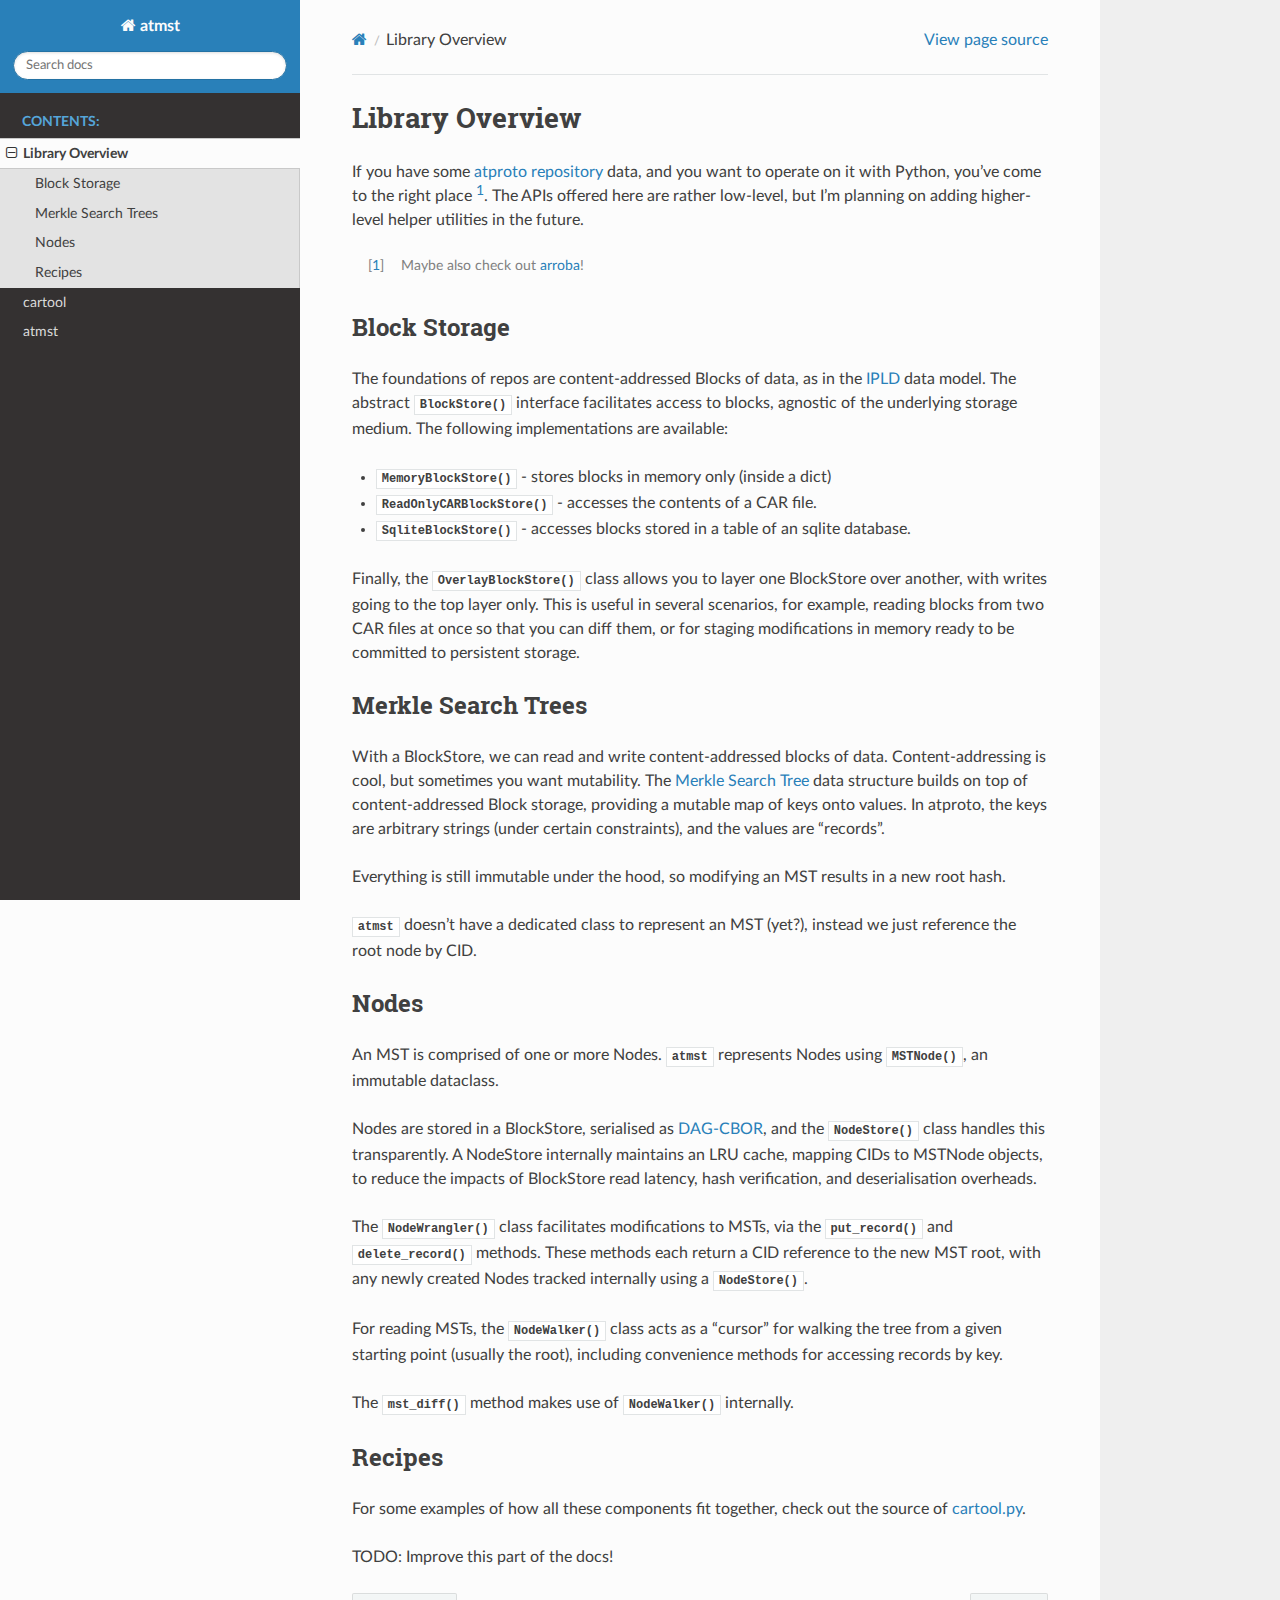
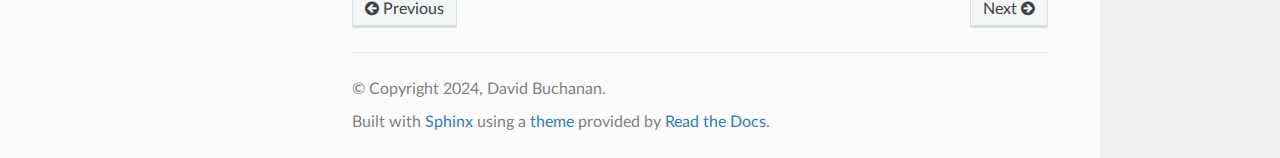
<file: atmst/overview.html>
<!DOCTYPE html>
<html class="writer-html5" lang="en" data-content_root="./">
<head>
  <meta charset="utf-8" /><meta name="viewport" content="width=device-width, initial-scale=1" />

  <meta name="viewport" content="width=device-width, initial-scale=1.0" />
  <title>Library Overview &mdash; atmst 0.0.1 documentation</title>
      <link rel="stylesheet" type="text/css" href="_static/pygments.css?v=80d5e7a1" />
      <link rel="stylesheet" type="text/css" href="_static/css/theme.css?v=e59714d7" />

  
      <script src="_static/jquery.js?v=5d32c60e"></script>
      <script src="_static/_sphinx_javascript_frameworks_compat.js?v=2cd50e6c"></script>
      <script src="_static/documentation_options.js?v=d45e8c67"></script>
      <script src="_static/doctools.js?v=9bcbadda"></script>
      <script src="_static/sphinx_highlight.js?v=dc90522c"></script>
    <script src="_static/js/theme.js"></script>
    <link rel="index" title="Index" href="genindex.html" />
    <link rel="search" title="Search" href="search.html" />
    <link rel="next" title="cartool" href="cartool.html" />
    <link rel="prev" title="Welcome to atmst’s documentation!" href="index.html" /> 
</head>

<body class="wy-body-for-nav"> 
  <div class="wy-grid-for-nav">
    <nav data-toggle="wy-nav-shift" class="wy-nav-side">
      <div class="wy-side-scroll">
        <div class="wy-side-nav-search" >

          
          
          <a href="index.html" class="icon icon-home">
            atmst
          </a>
<div role="search">
  <form id="rtd-search-form" class="wy-form" action="search.html" method="get">
    <input type="text" name="q" placeholder="Search docs" aria-label="Search docs" />
    <input type="hidden" name="check_keywords" value="yes" />
    <input type="hidden" name="area" value="default" />
  </form>
</div>
        </div><div class="wy-menu wy-menu-vertical" data-spy="affix" role="navigation" aria-label="Navigation menu">
              <p class="caption" role="heading"><span class="caption-text">Contents:</span></p>
<ul class="current">
<li class="toctree-l1 current"><a class="current reference internal" href="#">Library Overview</a><ul>
<li class="toctree-l2"><a class="reference internal" href="#block-storage">Block Storage</a></li>
<li class="toctree-l2"><a class="reference internal" href="#merkle-search-trees">Merkle Search Trees</a></li>
<li class="toctree-l2"><a class="reference internal" href="#nodes">Nodes</a></li>
<li class="toctree-l2"><a class="reference internal" href="#recipes">Recipes</a></li>
</ul>
</li>
<li class="toctree-l1"><a class="reference internal" href="cartool.html">cartool</a></li>
<li class="toctree-l1"><a class="reference internal" href="_apidocs/modules.html">atmst</a></li>
</ul>

        </div>
      </div>
    </nav>

    <section data-toggle="wy-nav-shift" class="wy-nav-content-wrap"><nav class="wy-nav-top" aria-label="Mobile navigation menu" >
          <i data-toggle="wy-nav-top" class="fa fa-bars"></i>
          <a href="index.html">atmst</a>
      </nav>

      <div class="wy-nav-content">
        <div class="rst-content">
          <div role="navigation" aria-label="Page navigation">
  <ul class="wy-breadcrumbs">
      <li><a href="index.html" class="icon icon-home" aria-label="Home"></a></li>
      <li class="breadcrumb-item active">Library Overview</li>
      <li class="wy-breadcrumbs-aside">
            <a href="_sources/overview.rst.txt" rel="nofollow"> View page source</a>
      </li>
  </ul>
  <hr/>
</div>
          <div role="main" class="document" itemscope="itemscope" itemtype="http://schema.org/Article">
           <div itemprop="articleBody">
             
  <section id="library-overview">
<span id="overview"></span><h1>Library Overview<a class="headerlink" href="#library-overview" title="Link to this heading"></a></h1>
<p>If you have some <a class="reference external" href="https://atproto.com/specs/repository">atproto repository</a> data, and you want to operate on it with Python, you’ve come to the right place <a class="footnote-reference brackets" href="#id2" id="id1" role="doc-noteref"><span class="fn-bracket">[</span>1<span class="fn-bracket">]</span></a>. The APIs offered here are rather low-level, but I’m planning on adding higher-level helper utilities in the future.</p>
<aside class="footnote-list brackets">
<aside class="footnote brackets" id="id2" role="doc-footnote">
<span class="label"><span class="fn-bracket">[</span><a role="doc-backlink" href="#id1">1</a><span class="fn-bracket">]</span></span>
<p>Maybe also check out <a class="reference external" href="https://github.com/snarfed/arroba">arroba</a>!</p>
</aside>
</aside>
<section id="block-storage">
<h2>Block Storage<a class="headerlink" href="#block-storage" title="Link to this heading"></a></h2>
<p>The foundations of repos are content-addressed Blocks of data, as in the <a class="reference external" href="https://ipld.io/docs/motivation/benefits-of-content-addressing/">IPLD</a> data model. The abstract <a class="reference internal" href="_apidocs/atmst.blockstore.html#atmst.blockstore.BlockStore" title="atmst.blockstore.BlockStore"><code class="xref py py-meth docutils literal notranslate"><span class="pre">BlockStore()</span></code></a> interface facilitates access to blocks, agnostic of the underlying storage medium. The following implementations are available:</p>
<ul class="simple">
<li><p><a class="reference internal" href="_apidocs/atmst.blockstore.html#atmst.blockstore.MemoryBlockStore" title="atmst.blockstore.MemoryBlockStore"><code class="xref py py-meth docutils literal notranslate"><span class="pre">MemoryBlockStore()</span></code></a> - stores blocks in memory only (inside a dict)</p></li>
<li><p><a class="reference internal" href="_apidocs/atmst.blockstore.html#atmst.blockstore.car_file.ReadOnlyCARBlockStore" title="atmst.blockstore.car_file.ReadOnlyCARBlockStore"><code class="xref py py-meth docutils literal notranslate"><span class="pre">ReadOnlyCARBlockStore()</span></code></a> - accesses the contents of a CAR file.</p></li>
<li><p><a class="reference internal" href="_apidocs/atmst.blockstore.html#atmst.blockstore.SqliteBlockStore" title="atmst.blockstore.SqliteBlockStore"><code class="xref py py-meth docutils literal notranslate"><span class="pre">SqliteBlockStore()</span></code></a> - accesses blocks stored in a table of an sqlite database.</p></li>
</ul>
<p>Finally, the <a class="reference internal" href="_apidocs/atmst.blockstore.html#atmst.blockstore.OverlayBlockStore" title="atmst.blockstore.OverlayBlockStore"><code class="xref py py-meth docutils literal notranslate"><span class="pre">OverlayBlockStore()</span></code></a> class allows you to layer one BlockStore over another, with writes going to the top layer only. This is useful in several scenarios, for example, reading blocks from two CAR files at once so that you can diff them, or for staging modifications in memory ready to be committed to persistent storage.</p>
</section>
<section id="merkle-search-trees">
<h2>Merkle Search Trees<a class="headerlink" href="#merkle-search-trees" title="Link to this heading"></a></h2>
<p>With a BlockStore, we can read and write content-addressed blocks of data. Content-addressing is cool, but sometimes you want mutability. The <a class="reference external" href="https://inria.hal.science/hal-02303490/document">Merkle Search Tree</a> data structure builds on top of content-addressed Block storage, providing a mutable map of keys onto values. In atproto, the keys are arbitrary strings (under certain constraints), and the values are “records”.</p>
<p>Everything is still immutable under the hood, so modifying an MST results in a new root hash.</p>
<p><a class="reference internal" href="_apidocs/atmst.html#module-atmst" title="atmst"><code class="xref py py-mod docutils literal notranslate"><span class="pre">atmst</span></code></a> doesn’t have a dedicated class to represent an MST (yet?), instead we just reference the root node by CID.</p>
</section>
<section id="nodes">
<h2>Nodes<a class="headerlink" href="#nodes" title="Link to this heading"></a></h2>
<p>An MST is comprised of one or more Nodes. <a class="reference internal" href="_apidocs/atmst.html#module-atmst" title="atmst"><code class="xref py py-mod docutils literal notranslate"><span class="pre">atmst</span></code></a> represents Nodes using <a class="reference internal" href="_apidocs/atmst.mst.html#atmst.mst.node.MSTNode" title="atmst.mst.node.MSTNode"><code class="xref py py-meth docutils literal notranslate"><span class="pre">MSTNode()</span></code></a>, an immutable dataclass.</p>
<p>Nodes are stored in a BlockStore, serialised as <a class="reference external" href="https://ipld.io/docs/codecs/known/dag-cbor/">DAG-CBOR</a>, and the <a class="reference internal" href="_apidocs/atmst.mst.html#atmst.mst.node_store.NodeStore" title="atmst.mst.node_store.NodeStore"><code class="xref py py-meth docutils literal notranslate"><span class="pre">NodeStore()</span></code></a> class handles this transparently. A NodeStore internally maintains an LRU cache, mapping CIDs to MSTNode objects, to reduce the impacts of BlockStore read latency, hash verification, and deserialisation overheads.</p>
<p>The <a class="reference internal" href="_apidocs/atmst.mst.html#atmst.mst.node_wrangler.NodeWrangler" title="atmst.mst.node_wrangler.NodeWrangler"><code class="xref py py-meth docutils literal notranslate"><span class="pre">NodeWrangler()</span></code></a> class facilitates modifications to MSTs, via the <a class="reference internal" href="_apidocs/atmst.mst.html#atmst.mst.node_wrangler.NodeWrangler.put_record" title="atmst.mst.node_wrangler.NodeWrangler.put_record"><code class="xref py py-meth docutils literal notranslate"><span class="pre">put_record()</span></code></a> and <code class="xref py py-meth docutils literal notranslate"><span class="pre">delete_record()</span></code> methods. These methods each return a CID reference to the new MST root, with any newly created Nodes tracked internally using a <a class="reference internal" href="_apidocs/atmst.mst.html#atmst.mst.node_store.NodeStore" title="atmst.mst.node_store.NodeStore"><code class="xref py py-meth docutils literal notranslate"><span class="pre">NodeStore()</span></code></a>.</p>
<p>For reading MSTs, the <a class="reference internal" href="_apidocs/atmst.mst.html#atmst.mst.node_walker.NodeWalker" title="atmst.mst.node_walker.NodeWalker"><code class="xref py py-meth docutils literal notranslate"><span class="pre">NodeWalker()</span></code></a> class acts as a “cursor” for walking the tree from a given starting point (usually the root), including convenience methods for accessing records by key.</p>
<p>The <a class="reference internal" href="_apidocs/atmst.mst.html#atmst.mst.diff.mst_diff" title="atmst.mst.diff.mst_diff"><code class="xref py py-meth docutils literal notranslate"><span class="pre">mst_diff()</span></code></a> method makes use of <a class="reference internal" href="_apidocs/atmst.mst.html#atmst.mst.node_walker.NodeWalker" title="atmst.mst.node_walker.NodeWalker"><code class="xref py py-meth docutils literal notranslate"><span class="pre">NodeWalker()</span></code></a> internally.</p>
</section>
<section id="recipes">
<h2>Recipes<a class="headerlink" href="#recipes" title="Link to this heading"></a></h2>
<p>For some examples of how all these components fit together, check out the source of <a class="reference external" href="https://github.com/DavidBuchanan314/atmst/blob/main/src/atmst/cartool.py">cartool.py</a>.</p>
<p>TODO: Improve this part of the docs!</p>
</section>
</section>


           </div>
          </div>
          <footer><div class="rst-footer-buttons" role="navigation" aria-label="Footer">
        <a href="index.html" class="btn btn-neutral float-left" title="Welcome to atmst’s documentation!" accesskey="p" rel="prev"><span class="fa fa-arrow-circle-left" aria-hidden="true"></span> Previous</a>
        <a href="cartool.html" class="btn btn-neutral float-right" title="cartool" accesskey="n" rel="next">Next <span class="fa fa-arrow-circle-right" aria-hidden="true"></span></a>
    </div>

  <hr/>

  <div role="contentinfo">
    <p>&#169; Copyright 2024, David Buchanan.</p>
  </div>

  Built with <a href="https://www.sphinx-doc.org/">Sphinx</a> using a
    <a href="https://github.com/readthedocs/sphinx_rtd_theme">theme</a>
    provided by <a href="https://readthedocs.org">Read the Docs</a>.
   

</footer>
        </div>
      </div>
    </section>
  </div>
  <script>
      jQuery(function () {
          SphinxRtdTheme.Navigation.enable(true);
      });
  </script> 

</body>
</html>
</file>
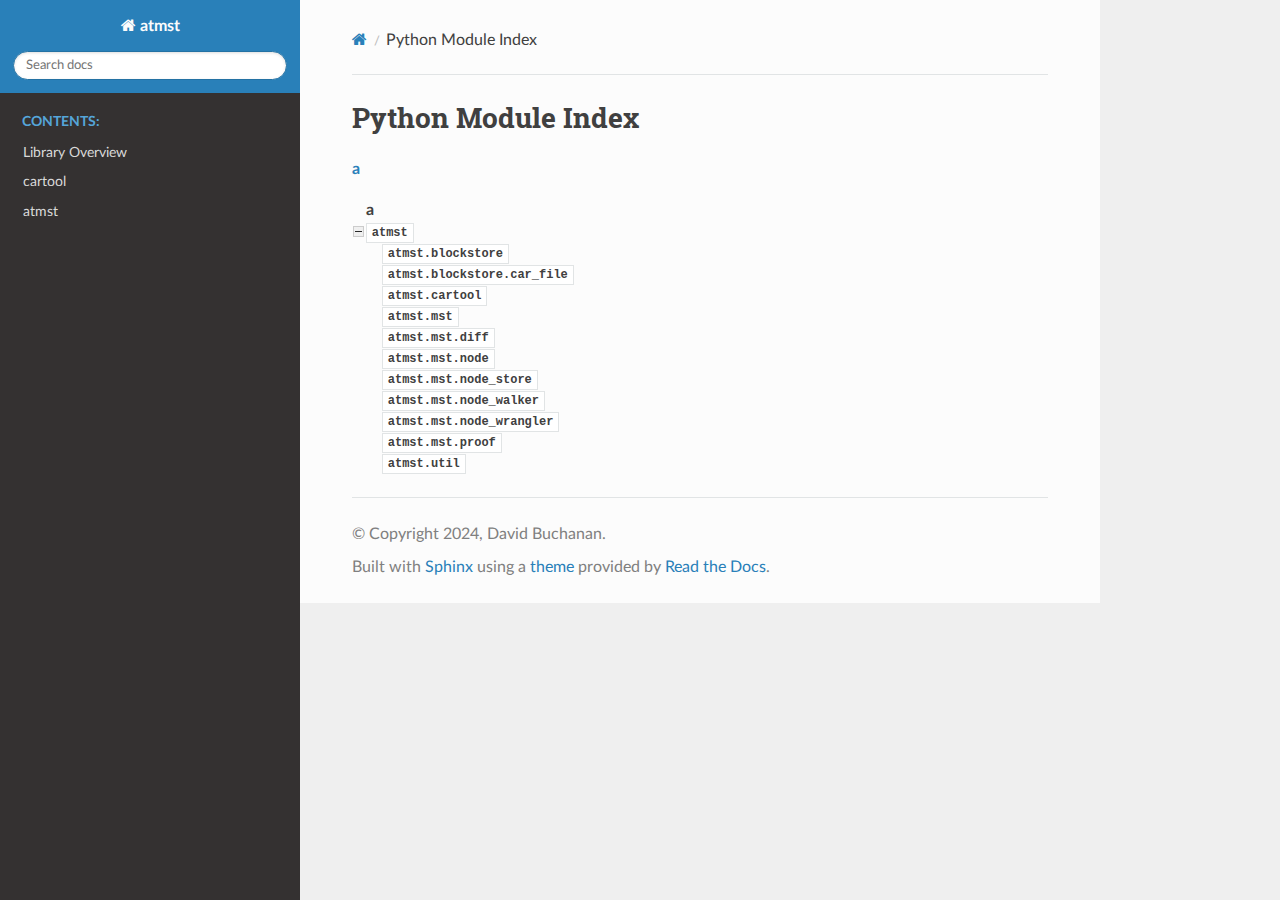
<file: atmst/py-modindex.html>
<!DOCTYPE html>
<html class="writer-html5" lang="en" data-content_root="./">
<head>
  <meta charset="utf-8" />
  <meta name="viewport" content="width=device-width, initial-scale=1.0" />
  <title>Python Module Index &mdash; atmst 0.0.1 documentation</title>
      <link rel="stylesheet" type="text/css" href="_static/pygments.css?v=80d5e7a1" />
      <link rel="stylesheet" type="text/css" href="_static/css/theme.css?v=e59714d7" />

  
      <script src="_static/jquery.js?v=5d32c60e"></script>
      <script src="_static/_sphinx_javascript_frameworks_compat.js?v=2cd50e6c"></script>
      <script src="_static/documentation_options.js?v=d45e8c67"></script>
      <script src="_static/doctools.js?v=9bcbadda"></script>
      <script src="_static/sphinx_highlight.js?v=dc90522c"></script>
    <script src="_static/js/theme.js"></script>
    <link rel="index" title="Index" href="genindex.html" />
    <link rel="search" title="Search" href="search.html" />
 


</head>

<body class="wy-body-for-nav"> 
  <div class="wy-grid-for-nav">
    <nav data-toggle="wy-nav-shift" class="wy-nav-side">
      <div class="wy-side-scroll">
        <div class="wy-side-nav-search" >

          
          
          <a href="index.html" class="icon icon-home">
            atmst
          </a>
<div role="search">
  <form id="rtd-search-form" class="wy-form" action="search.html" method="get">
    <input type="text" name="q" placeholder="Search docs" aria-label="Search docs" />
    <input type="hidden" name="check_keywords" value="yes" />
    <input type="hidden" name="area" value="default" />
  </form>
</div>
        </div><div class="wy-menu wy-menu-vertical" data-spy="affix" role="navigation" aria-label="Navigation menu">
              <p class="caption" role="heading"><span class="caption-text">Contents:</span></p>
<ul>
<li class="toctree-l1"><a class="reference internal" href="overview.html">Library Overview</a></li>
<li class="toctree-l1"><a class="reference internal" href="cartool.html">cartool</a></li>
<li class="toctree-l1"><a class="reference internal" href="_apidocs/modules.html">atmst</a></li>
</ul>

        </div>
      </div>
    </nav>

    <section data-toggle="wy-nav-shift" class="wy-nav-content-wrap"><nav class="wy-nav-top" aria-label="Mobile navigation menu" >
          <i data-toggle="wy-nav-top" class="fa fa-bars"></i>
          <a href="index.html">atmst</a>
      </nav>

      <div class="wy-nav-content">
        <div class="rst-content">
          <div role="navigation" aria-label="Page navigation">
  <ul class="wy-breadcrumbs">
      <li><a href="index.html" class="icon icon-home" aria-label="Home"></a></li>
      <li class="breadcrumb-item active">Python Module Index</li>
      <li class="wy-breadcrumbs-aside">
      </li>
  </ul>
  <hr/>
</div>
          <div role="main" class="document" itemscope="itemscope" itemtype="http://schema.org/Article">
           <div itemprop="articleBody">
             

   <h1>Python Module Index</h1>

   <div class="modindex-jumpbox">
   <a href="#cap-a"><strong>a</strong></a>
   </div>

   <table class="indextable modindextable">
     <tr class="pcap"><td></td><td>&#160;</td><td></td></tr>
     <tr class="cap" id="cap-a"><td></td><td>
       <strong>a</strong></td><td></td></tr>
     <tr>
       <td><img src="_static/minus.png" class="toggler"
              id="toggle-1" style="display: none" alt="-" /></td>
       <td>
       <a href="_apidocs/atmst.html#module-atmst"><code class="xref">atmst</code></a></td><td>
       <em></em></td></tr>
     <tr class="cg-1">
       <td></td>
       <td>&#160;&#160;&#160;
       <a href="_apidocs/atmst.blockstore.html#module-atmst.blockstore"><code class="xref">atmst.blockstore</code></a></td><td>
       <em></em></td></tr>
     <tr class="cg-1">
       <td></td>
       <td>&#160;&#160;&#160;
       <a href="_apidocs/atmst.blockstore.html#module-atmst.blockstore.car_file"><code class="xref">atmst.blockstore.car_file</code></a></td><td>
       <em></em></td></tr>
     <tr class="cg-1">
       <td></td>
       <td>&#160;&#160;&#160;
       <a href="_apidocs/atmst.html#module-atmst.cartool"><code class="xref">atmst.cartool</code></a></td><td>
       <em></em></td></tr>
     <tr class="cg-1">
       <td></td>
       <td>&#160;&#160;&#160;
       <a href="_apidocs/atmst.mst.html#module-atmst.mst"><code class="xref">atmst.mst</code></a></td><td>
       <em></em></td></tr>
     <tr class="cg-1">
       <td></td>
       <td>&#160;&#160;&#160;
       <a href="_apidocs/atmst.mst.html#module-atmst.mst.diff"><code class="xref">atmst.mst.diff</code></a></td><td>
       <em></em></td></tr>
     <tr class="cg-1">
       <td></td>
       <td>&#160;&#160;&#160;
       <a href="_apidocs/atmst.mst.html#module-atmst.mst.node"><code class="xref">atmst.mst.node</code></a></td><td>
       <em></em></td></tr>
     <tr class="cg-1">
       <td></td>
       <td>&#160;&#160;&#160;
       <a href="_apidocs/atmst.mst.html#module-atmst.mst.node_store"><code class="xref">atmst.mst.node_store</code></a></td><td>
       <em></em></td></tr>
     <tr class="cg-1">
       <td></td>
       <td>&#160;&#160;&#160;
       <a href="_apidocs/atmst.mst.html#module-atmst.mst.node_walker"><code class="xref">atmst.mst.node_walker</code></a></td><td>
       <em></em></td></tr>
     <tr class="cg-1">
       <td></td>
       <td>&#160;&#160;&#160;
       <a href="_apidocs/atmst.mst.html#module-atmst.mst.node_wrangler"><code class="xref">atmst.mst.node_wrangler</code></a></td><td>
       <em></em></td></tr>
     <tr class="cg-1">
       <td></td>
       <td>&#160;&#160;&#160;
       <a href="_apidocs/atmst.mst.html#module-atmst.mst.proof"><code class="xref">atmst.mst.proof</code></a></td><td>
       <em></em></td></tr>
     <tr class="cg-1">
       <td></td>
       <td>&#160;&#160;&#160;
       <a href="_apidocs/atmst.html#module-atmst.util"><code class="xref">atmst.util</code></a></td><td>
       <em></em></td></tr>
   </table>


           </div>
          </div>
          <footer>

  <hr/>

  <div role="contentinfo">
    <p>&#169; Copyright 2024, David Buchanan.</p>
  </div>

  Built with <a href="https://www.sphinx-doc.org/">Sphinx</a> using a
    <a href="https://github.com/readthedocs/sphinx_rtd_theme">theme</a>
    provided by <a href="https://readthedocs.org">Read the Docs</a>.
   

</footer>
        </div>
      </div>
    </section>
  </div>
  <script>
      jQuery(function () {
          SphinxRtdTheme.Navigation.enable(true);
      });
  </script> 

</body>
</html>
</file>
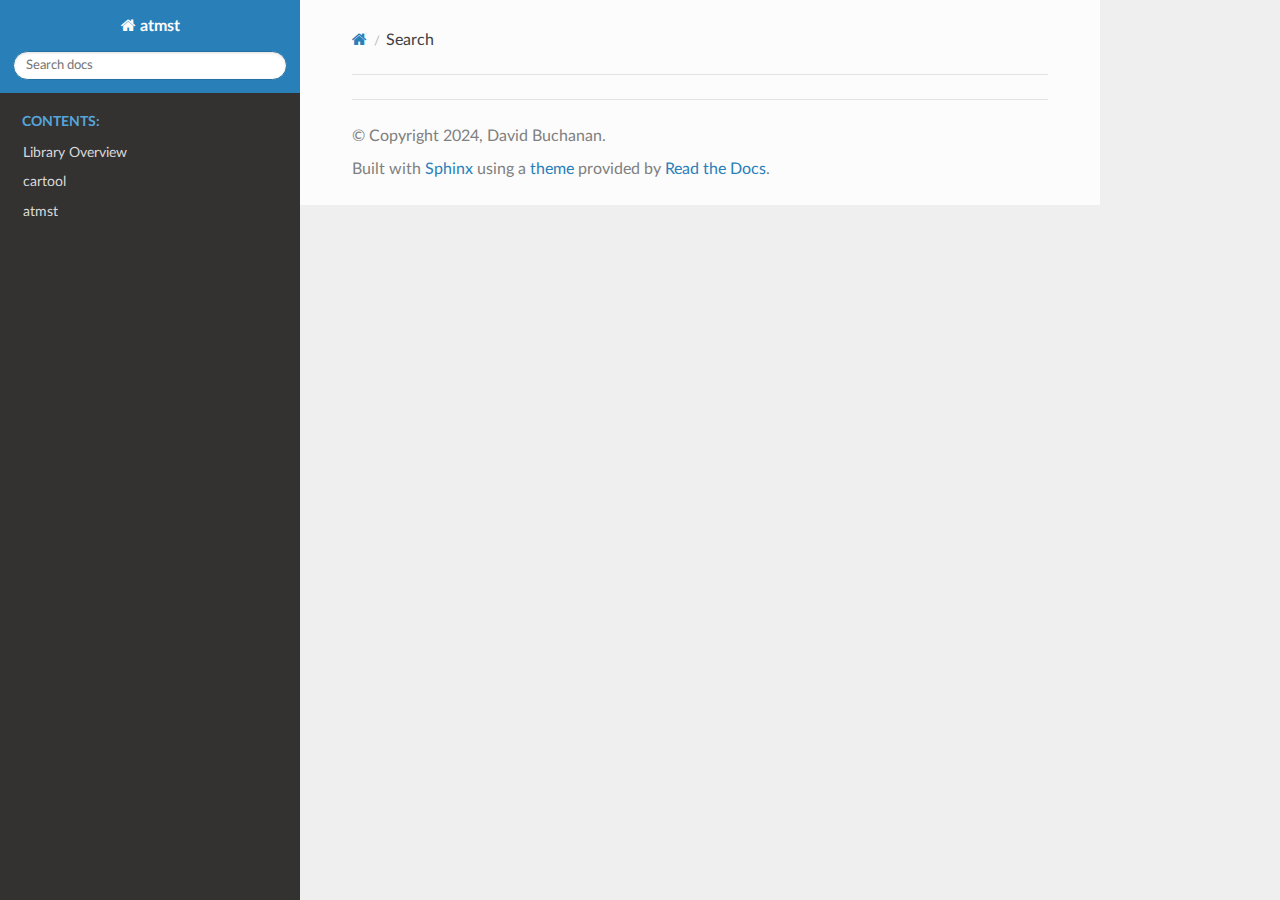
<file: atmst/search.html>
<!DOCTYPE html>
<html class="writer-html5" lang="en" data-content_root="./">
<head>
  <meta charset="utf-8" />
  <meta name="viewport" content="width=device-width, initial-scale=1.0" />
  <title>Search &mdash; atmst 0.0.1 documentation</title>
      <link rel="stylesheet" type="text/css" href="_static/pygments.css?v=80d5e7a1" />
      <link rel="stylesheet" type="text/css" href="_static/css/theme.css?v=e59714d7" />

  
    
      <script src="_static/jquery.js?v=5d32c60e"></script>
      <script src="_static/_sphinx_javascript_frameworks_compat.js?v=2cd50e6c"></script>
      <script src="_static/documentation_options.js?v=d45e8c67"></script>
      <script src="_static/doctools.js?v=9bcbadda"></script>
      <script src="_static/sphinx_highlight.js?v=dc90522c"></script>
    <script src="_static/js/theme.js"></script>
    <script src="_static/searchtools.js"></script>
    <script src="_static/language_data.js"></script>
    <link rel="index" title="Index" href="genindex.html" />
    <link rel="search" title="Search" href="#" /> 
</head>

<body class="wy-body-for-nav"> 
  <div class="wy-grid-for-nav">
    <nav data-toggle="wy-nav-shift" class="wy-nav-side">
      <div class="wy-side-scroll">
        <div class="wy-side-nav-search" >

          
          
          <a href="index.html" class="icon icon-home">
            atmst
          </a>
<div role="search">
  <form id="rtd-search-form" class="wy-form" action="#" method="get">
    <input type="text" name="q" placeholder="Search docs" aria-label="Search docs" />
    <input type="hidden" name="check_keywords" value="yes" />
    <input type="hidden" name="area" value="default" />
  </form>
</div>
        </div><div class="wy-menu wy-menu-vertical" data-spy="affix" role="navigation" aria-label="Navigation menu">
              <p class="caption" role="heading"><span class="caption-text">Contents:</span></p>
<ul>
<li class="toctree-l1"><a class="reference internal" href="overview.html">Library Overview</a></li>
<li class="toctree-l1"><a class="reference internal" href="cartool.html">cartool</a></li>
<li class="toctree-l1"><a class="reference internal" href="_apidocs/modules.html">atmst</a></li>
</ul>

        </div>
      </div>
    </nav>

    <section data-toggle="wy-nav-shift" class="wy-nav-content-wrap"><nav class="wy-nav-top" aria-label="Mobile navigation menu" >
          <i data-toggle="wy-nav-top" class="fa fa-bars"></i>
          <a href="index.html">atmst</a>
      </nav>

      <div class="wy-nav-content">
        <div class="rst-content">
          <div role="navigation" aria-label="Page navigation">
  <ul class="wy-breadcrumbs">
      <li><a href="index.html" class="icon icon-home" aria-label="Home"></a></li>
      <li class="breadcrumb-item active">Search</li>
      <li class="wy-breadcrumbs-aside">
      </li>
  </ul>
  <hr/>
</div>
          <div role="main" class="document" itemscope="itemscope" itemtype="http://schema.org/Article">
           <div itemprop="articleBody">
             
  <noscript>
  <div id="fallback" class="admonition warning">
    <p class="last">
      Please activate JavaScript to enable the search functionality.
    </p>
  </div>
  </noscript>

  
  <div id="search-results">
  
  </div>

           </div>
          </div>
          <footer>

  <hr/>

  <div role="contentinfo">
    <p>&#169; Copyright 2024, David Buchanan.</p>
  </div>

  Built with <a href="https://www.sphinx-doc.org/">Sphinx</a> using a
    <a href="https://github.com/readthedocs/sphinx_rtd_theme">theme</a>
    provided by <a href="https://readthedocs.org">Read the Docs</a>.
   

</footer>
        </div>
      </div>
    </section>
  </div>
  <script>
      jQuery(function () {
          SphinxRtdTheme.Navigation.enable(true);
      });
  </script>
  <script>
    jQuery(function() { Search.loadIndex("searchindex.js"); });
  </script>
  
  <script id="searchindexloader"></script>
   


</body>
</html>
</file>
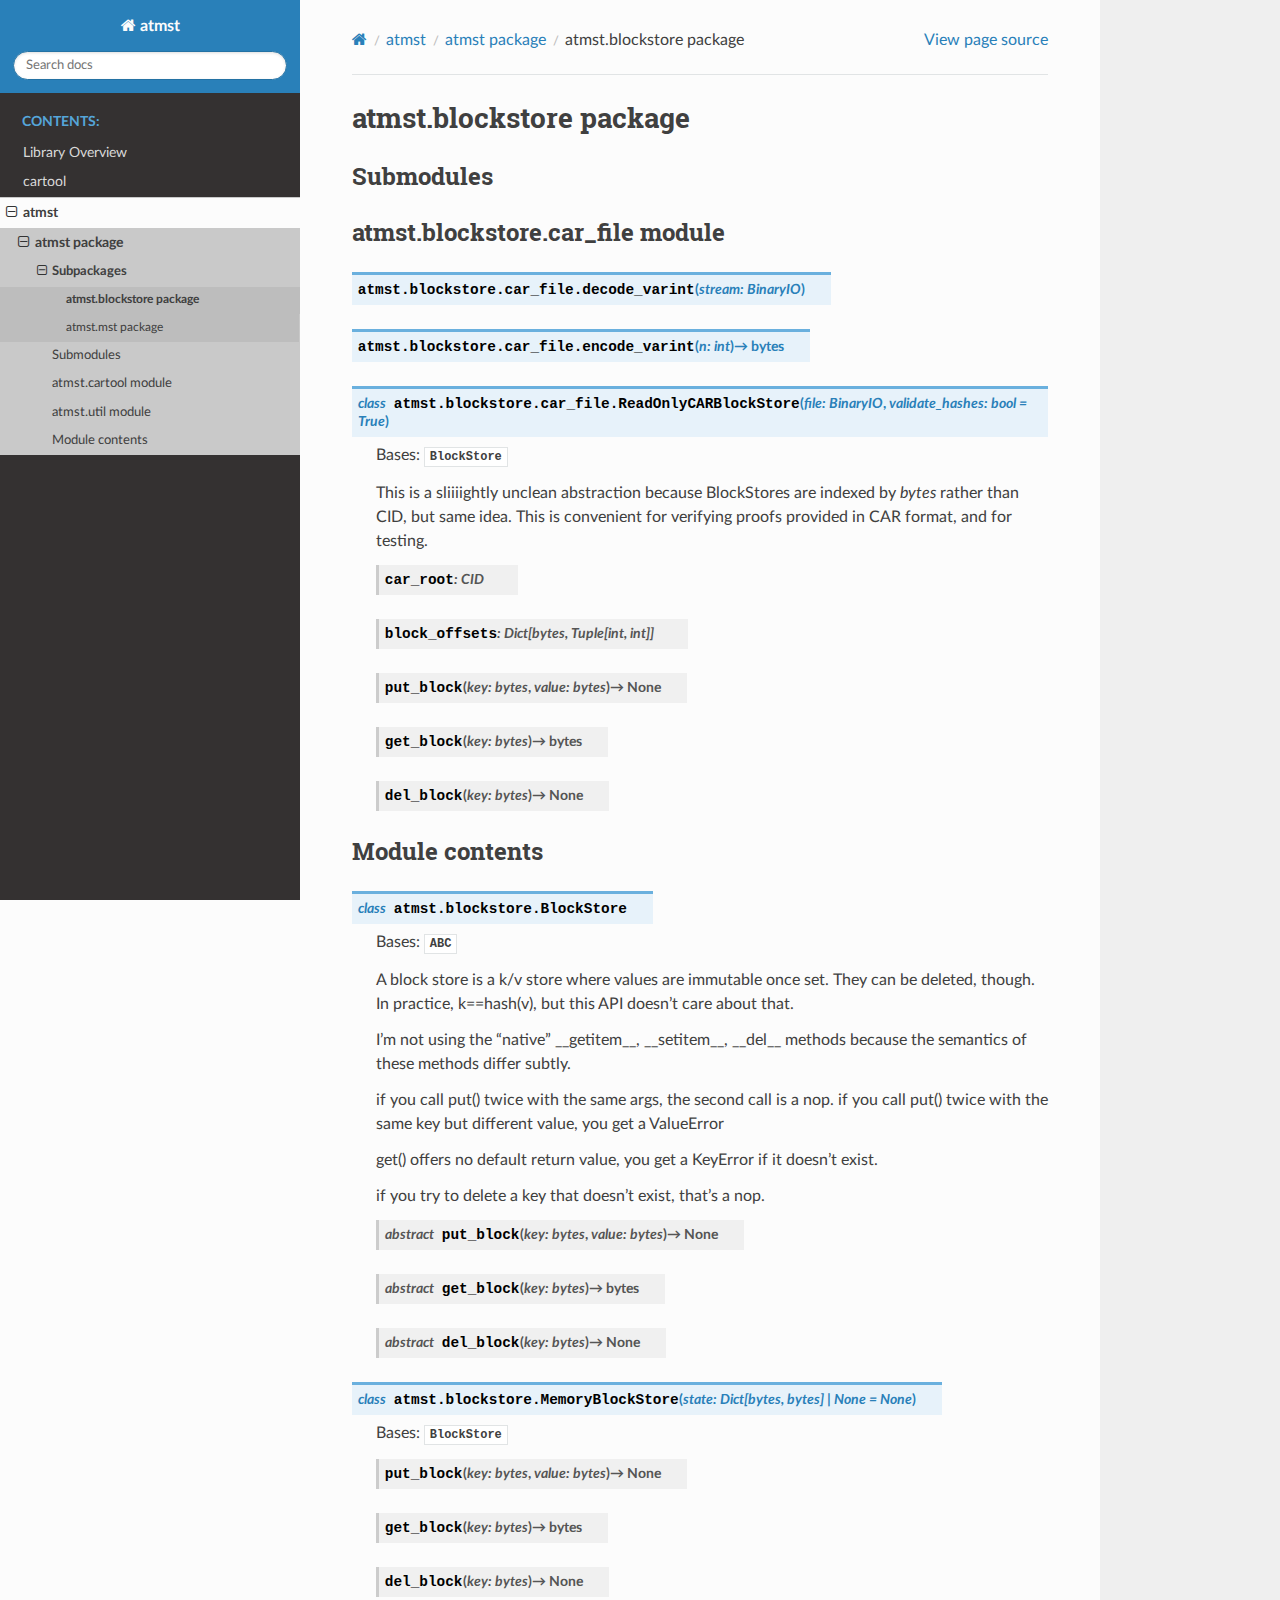
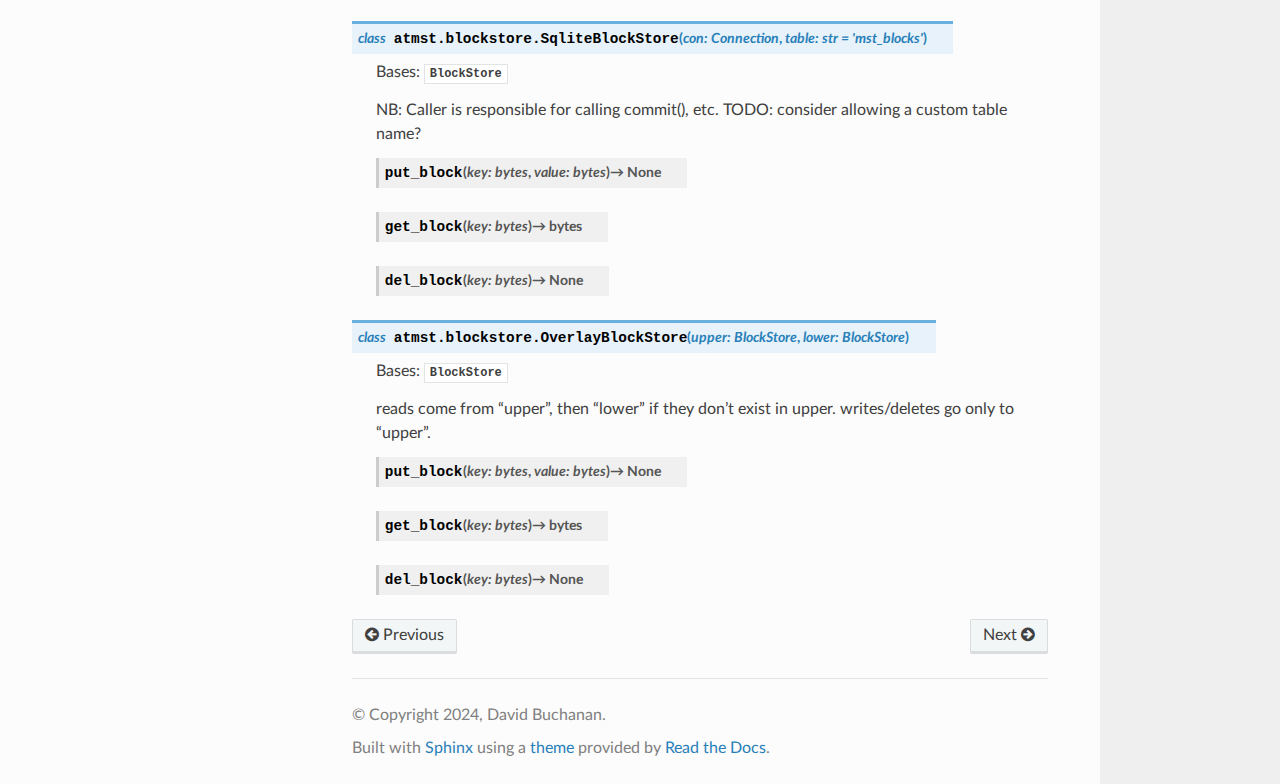
<file: atmst/_apidocs/atmst.blockstore.html>
<!DOCTYPE html>
<html class="writer-html5" lang="en" data-content_root="../">
<head>
  <meta charset="utf-8" /><meta name="viewport" content="width=device-width, initial-scale=1" />

  <meta name="viewport" content="width=device-width, initial-scale=1.0" />
  <title>atmst.blockstore package &mdash; atmst 0.0.1 documentation</title>
      <link rel="stylesheet" type="text/css" href="../_static/pygments.css?v=80d5e7a1" />
      <link rel="stylesheet" type="text/css" href="../_static/css/theme.css?v=e59714d7" />

  
      <script src="../_static/jquery.js?v=5d32c60e"></script>
      <script src="../_static/_sphinx_javascript_frameworks_compat.js?v=2cd50e6c"></script>
      <script src="../_static/documentation_options.js?v=d45e8c67"></script>
      <script src="../_static/doctools.js?v=9bcbadda"></script>
      <script src="../_static/sphinx_highlight.js?v=dc90522c"></script>
    <script src="../_static/js/theme.js"></script>
    <link rel="index" title="Index" href="../genindex.html" />
    <link rel="search" title="Search" href="../search.html" />
    <link rel="next" title="atmst.mst package" href="atmst.mst.html" />
    <link rel="prev" title="atmst package" href="atmst.html" /> 
</head>

<body class="wy-body-for-nav"> 
  <div class="wy-grid-for-nav">
    <nav data-toggle="wy-nav-shift" class="wy-nav-side">
      <div class="wy-side-scroll">
        <div class="wy-side-nav-search" >

          
          
          <a href="../index.html" class="icon icon-home">
            atmst
          </a>
<div role="search">
  <form id="rtd-search-form" class="wy-form" action="../search.html" method="get">
    <input type="text" name="q" placeholder="Search docs" aria-label="Search docs" />
    <input type="hidden" name="check_keywords" value="yes" />
    <input type="hidden" name="area" value="default" />
  </form>
</div>
        </div><div class="wy-menu wy-menu-vertical" data-spy="affix" role="navigation" aria-label="Navigation menu">
              <p class="caption" role="heading"><span class="caption-text">Contents:</span></p>
<ul class="current">
<li class="toctree-l1"><a class="reference internal" href="../overview.html">Library Overview</a></li>
<li class="toctree-l1"><a class="reference internal" href="../cartool.html">cartool</a></li>
<li class="toctree-l1 current"><a class="reference internal" href="modules.html">atmst</a><ul class="current">
<li class="toctree-l2 current"><a class="reference internal" href="atmst.html">atmst package</a><ul class="current">
<li class="toctree-l3 current"><a class="reference internal" href="atmst.html#subpackages">Subpackages</a><ul class="current">
<li class="toctree-l4 current"><a class="current reference internal" href="#">atmst.blockstore package</a></li>
<li class="toctree-l4"><a class="reference internal" href="atmst.mst.html">atmst.mst package</a></li>
</ul>
</li>
<li class="toctree-l3"><a class="reference internal" href="atmst.html#submodules">Submodules</a></li>
<li class="toctree-l3"><a class="reference internal" href="atmst.html#module-atmst.cartool">atmst.cartool module</a></li>
<li class="toctree-l3"><a class="reference internal" href="atmst.html#module-atmst.util">atmst.util module</a></li>
<li class="toctree-l3"><a class="reference internal" href="atmst.html#module-atmst">Module contents</a></li>
</ul>
</li>
</ul>
</li>
</ul>

        </div>
      </div>
    </nav>

    <section data-toggle="wy-nav-shift" class="wy-nav-content-wrap"><nav class="wy-nav-top" aria-label="Mobile navigation menu" >
          <i data-toggle="wy-nav-top" class="fa fa-bars"></i>
          <a href="../index.html">atmst</a>
      </nav>

      <div class="wy-nav-content">
        <div class="rst-content">
          <div role="navigation" aria-label="Page navigation">
  <ul class="wy-breadcrumbs">
      <li><a href="../index.html" class="icon icon-home" aria-label="Home"></a></li>
          <li class="breadcrumb-item"><a href="modules.html">atmst</a></li>
          <li class="breadcrumb-item"><a href="atmst.html">atmst package</a></li>
      <li class="breadcrumb-item active">atmst.blockstore package</li>
      <li class="wy-breadcrumbs-aside">
            <a href="../_sources/_apidocs/atmst.blockstore.rst.txt" rel="nofollow"> View page source</a>
      </li>
  </ul>
  <hr/>
</div>
          <div role="main" class="document" itemscope="itemscope" itemtype="http://schema.org/Article">
           <div itemprop="articleBody">
             
  <section id="atmst-blockstore-package">
<h1>atmst.blockstore package<a class="headerlink" href="#atmst-blockstore-package" title="Link to this heading"></a></h1>
<section id="submodules">
<h2>Submodules<a class="headerlink" href="#submodules" title="Link to this heading"></a></h2>
</section>
<section id="module-atmst.blockstore.car_file">
<span id="atmst-blockstore-car-file-module"></span><h2>atmst.blockstore.car_file module<a class="headerlink" href="#module-atmst.blockstore.car_file" title="Link to this heading"></a></h2>
<dl class="py function">
<dt class="sig sig-object py" id="atmst.blockstore.car_file.decode_varint">
<span class="sig-prename descclassname"><span class="pre">atmst.blockstore.car_file.</span></span><span class="sig-name descname"><span class="pre">decode_varint</span></span><span class="sig-paren">(</span><em class="sig-param"><span class="n"><span class="pre">stream</span></span><span class="p"><span class="pre">:</span></span><span class="w"> </span><span class="n"><span class="pre">BinaryIO</span></span></em><span class="sig-paren">)</span><a class="headerlink" href="#atmst.blockstore.car_file.decode_varint" title="Link to this definition"></a></dt>
<dd></dd></dl>

<dl class="py function">
<dt class="sig sig-object py" id="atmst.blockstore.car_file.encode_varint">
<span class="sig-prename descclassname"><span class="pre">atmst.blockstore.car_file.</span></span><span class="sig-name descname"><span class="pre">encode_varint</span></span><span class="sig-paren">(</span><em class="sig-param"><span class="n"><span class="pre">n</span></span><span class="p"><span class="pre">:</span></span><span class="w"> </span><span class="n"><span class="pre">int</span></span></em><span class="sig-paren">)</span> <span class="sig-return"><span class="sig-return-icon">&#x2192;</span> <span class="sig-return-typehint"><span class="pre">bytes</span></span></span><a class="headerlink" href="#atmst.blockstore.car_file.encode_varint" title="Link to this definition"></a></dt>
<dd></dd></dl>

<dl class="py class">
<dt class="sig sig-object py" id="atmst.blockstore.car_file.ReadOnlyCARBlockStore">
<em class="property"><span class="pre">class</span><span class="w"> </span></em><span class="sig-prename descclassname"><span class="pre">atmst.blockstore.car_file.</span></span><span class="sig-name descname"><span class="pre">ReadOnlyCARBlockStore</span></span><span class="sig-paren">(</span><em class="sig-param"><span class="n"><span class="pre">file</span></span><span class="p"><span class="pre">:</span></span><span class="w"> </span><span class="n"><span class="pre">BinaryIO</span></span></em>, <em class="sig-param"><span class="n"><span class="pre">validate_hashes</span></span><span class="p"><span class="pre">:</span></span><span class="w"> </span><span class="n"><span class="pre">bool</span></span><span class="w"> </span><span class="o"><span class="pre">=</span></span><span class="w"> </span><span class="default_value"><span class="pre">True</span></span></em><span class="sig-paren">)</span><a class="headerlink" href="#atmst.blockstore.car_file.ReadOnlyCARBlockStore" title="Link to this definition"></a></dt>
<dd><p>Bases: <a class="reference internal" href="#atmst.blockstore.BlockStore" title="atmst.blockstore.BlockStore"><code class="xref py py-class docutils literal notranslate"><span class="pre">BlockStore</span></code></a></p>
<p>This is a sliiiightly unclean abstraction because BlockStores are indexed
by <cite>bytes</cite> rather than CID, but same idea. This is convenient for verifying
proofs provided in CAR format, and for testing.</p>
<dl class="py attribute">
<dt class="sig sig-object py" id="atmst.blockstore.car_file.ReadOnlyCARBlockStore.car_root">
<span class="sig-name descname"><span class="pre">car_root</span></span><em class="property"><span class="p"><span class="pre">:</span></span><span class="w"> </span><span class="pre">CID</span></em><a class="headerlink" href="#atmst.blockstore.car_file.ReadOnlyCARBlockStore.car_root" title="Link to this definition"></a></dt>
<dd></dd></dl>

<dl class="py attribute">
<dt class="sig sig-object py" id="atmst.blockstore.car_file.ReadOnlyCARBlockStore.block_offsets">
<span class="sig-name descname"><span class="pre">block_offsets</span></span><em class="property"><span class="p"><span class="pre">:</span></span><span class="w"> </span><span class="pre">Dict</span><span class="p"><span class="pre">[</span></span><span class="pre">bytes</span><span class="p"><span class="pre">,</span></span><span class="w"> </span><span class="pre">Tuple</span><span class="p"><span class="pre">[</span></span><span class="pre">int</span><span class="p"><span class="pre">,</span></span><span class="w"> </span><span class="pre">int</span><span class="p"><span class="pre">]</span></span><span class="p"><span class="pre">]</span></span></em><a class="headerlink" href="#atmst.blockstore.car_file.ReadOnlyCARBlockStore.block_offsets" title="Link to this definition"></a></dt>
<dd></dd></dl>

<dl class="py method">
<dt class="sig sig-object py" id="atmst.blockstore.car_file.ReadOnlyCARBlockStore.put_block">
<span class="sig-name descname"><span class="pre">put_block</span></span><span class="sig-paren">(</span><em class="sig-param"><span class="n"><span class="pre">key</span></span><span class="p"><span class="pre">:</span></span><span class="w"> </span><span class="n"><span class="pre">bytes</span></span></em>, <em class="sig-param"><span class="n"><span class="pre">value</span></span><span class="p"><span class="pre">:</span></span><span class="w"> </span><span class="n"><span class="pre">bytes</span></span></em><span class="sig-paren">)</span> <span class="sig-return"><span class="sig-return-icon">&#x2192;</span> <span class="sig-return-typehint"><span class="pre">None</span></span></span><a class="headerlink" href="#atmst.blockstore.car_file.ReadOnlyCARBlockStore.put_block" title="Link to this definition"></a></dt>
<dd></dd></dl>

<dl class="py method">
<dt class="sig sig-object py" id="atmst.blockstore.car_file.ReadOnlyCARBlockStore.get_block">
<span class="sig-name descname"><span class="pre">get_block</span></span><span class="sig-paren">(</span><em class="sig-param"><span class="n"><span class="pre">key</span></span><span class="p"><span class="pre">:</span></span><span class="w"> </span><span class="n"><span class="pre">bytes</span></span></em><span class="sig-paren">)</span> <span class="sig-return"><span class="sig-return-icon">&#x2192;</span> <span class="sig-return-typehint"><span class="pre">bytes</span></span></span><a class="headerlink" href="#atmst.blockstore.car_file.ReadOnlyCARBlockStore.get_block" title="Link to this definition"></a></dt>
<dd></dd></dl>

<dl class="py method">
<dt class="sig sig-object py" id="atmst.blockstore.car_file.ReadOnlyCARBlockStore.del_block">
<span class="sig-name descname"><span class="pre">del_block</span></span><span class="sig-paren">(</span><em class="sig-param"><span class="n"><span class="pre">key</span></span><span class="p"><span class="pre">:</span></span><span class="w"> </span><span class="n"><span class="pre">bytes</span></span></em><span class="sig-paren">)</span> <span class="sig-return"><span class="sig-return-icon">&#x2192;</span> <span class="sig-return-typehint"><span class="pre">None</span></span></span><a class="headerlink" href="#atmst.blockstore.car_file.ReadOnlyCARBlockStore.del_block" title="Link to this definition"></a></dt>
<dd></dd></dl>

</dd></dl>

</section>
<section id="module-atmst.blockstore">
<span id="module-contents"></span><h2>Module contents<a class="headerlink" href="#module-atmst.blockstore" title="Link to this heading"></a></h2>
<dl class="py class">
<dt class="sig sig-object py" id="atmst.blockstore.BlockStore">
<em class="property"><span class="pre">class</span><span class="w"> </span></em><span class="sig-prename descclassname"><span class="pre">atmst.blockstore.</span></span><span class="sig-name descname"><span class="pre">BlockStore</span></span><a class="headerlink" href="#atmst.blockstore.BlockStore" title="Link to this definition"></a></dt>
<dd><p>Bases: <code class="xref py py-class docutils literal notranslate"><span class="pre">ABC</span></code></p>
<p>A block store is a k/v store where values are immutable once set. They can be deleted, though.
In practice, k==hash(v), but this API doesn’t care about that.</p>
<p>I’m not using the “native” __getitem__, __setitem__, __del__ methods because
the semantics of these methods differ subtly.</p>
<p>if you call put() twice with the same args, the second call is a nop.
if you call put() twice with the same key but different value, you get a ValueError</p>
<p>get() offers no default return value, you get a KeyError if it doesn’t exist.</p>
<p>if you try to delete a key that doesn’t exist, that’s a nop.</p>
<dl class="py method">
<dt class="sig sig-object py" id="atmst.blockstore.BlockStore.put_block">
<em class="property"><span class="pre">abstract</span><span class="w"> </span></em><span class="sig-name descname"><span class="pre">put_block</span></span><span class="sig-paren">(</span><em class="sig-param"><span class="n"><span class="pre">key</span></span><span class="p"><span class="pre">:</span></span><span class="w"> </span><span class="n"><span class="pre">bytes</span></span></em>, <em class="sig-param"><span class="n"><span class="pre">value</span></span><span class="p"><span class="pre">:</span></span><span class="w"> </span><span class="n"><span class="pre">bytes</span></span></em><span class="sig-paren">)</span> <span class="sig-return"><span class="sig-return-icon">&#x2192;</span> <span class="sig-return-typehint"><span class="pre">None</span></span></span><a class="headerlink" href="#atmst.blockstore.BlockStore.put_block" title="Link to this definition"></a></dt>
<dd></dd></dl>

<dl class="py method">
<dt class="sig sig-object py" id="atmst.blockstore.BlockStore.get_block">
<em class="property"><span class="pre">abstract</span><span class="w"> </span></em><span class="sig-name descname"><span class="pre">get_block</span></span><span class="sig-paren">(</span><em class="sig-param"><span class="n"><span class="pre">key</span></span><span class="p"><span class="pre">:</span></span><span class="w"> </span><span class="n"><span class="pre">bytes</span></span></em><span class="sig-paren">)</span> <span class="sig-return"><span class="sig-return-icon">&#x2192;</span> <span class="sig-return-typehint"><span class="pre">bytes</span></span></span><a class="headerlink" href="#atmst.blockstore.BlockStore.get_block" title="Link to this definition"></a></dt>
<dd></dd></dl>

<dl class="py method">
<dt class="sig sig-object py" id="atmst.blockstore.BlockStore.del_block">
<em class="property"><span class="pre">abstract</span><span class="w"> </span></em><span class="sig-name descname"><span class="pre">del_block</span></span><span class="sig-paren">(</span><em class="sig-param"><span class="n"><span class="pre">key</span></span><span class="p"><span class="pre">:</span></span><span class="w"> </span><span class="n"><span class="pre">bytes</span></span></em><span class="sig-paren">)</span> <span class="sig-return"><span class="sig-return-icon">&#x2192;</span> <span class="sig-return-typehint"><span class="pre">None</span></span></span><a class="headerlink" href="#atmst.blockstore.BlockStore.del_block" title="Link to this definition"></a></dt>
<dd></dd></dl>

</dd></dl>

<dl class="py class">
<dt class="sig sig-object py" id="atmst.blockstore.MemoryBlockStore">
<em class="property"><span class="pre">class</span><span class="w"> </span></em><span class="sig-prename descclassname"><span class="pre">atmst.blockstore.</span></span><span class="sig-name descname"><span class="pre">MemoryBlockStore</span></span><span class="sig-paren">(</span><em class="sig-param"><span class="n"><span class="pre">state</span></span><span class="p"><span class="pre">:</span></span><span class="w"> </span><span class="n"><span class="pre">Dict</span><span class="p"><span class="pre">[</span></span><span class="pre">bytes</span><span class="p"><span class="pre">,</span></span><span class="w"> </span><span class="pre">bytes</span><span class="p"><span class="pre">]</span></span><span class="w"> </span><span class="p"><span class="pre">|</span></span><span class="w"> </span><span class="pre">None</span></span><span class="w"> </span><span class="o"><span class="pre">=</span></span><span class="w"> </span><span class="default_value"><span class="pre">None</span></span></em><span class="sig-paren">)</span><a class="headerlink" href="#atmst.blockstore.MemoryBlockStore" title="Link to this definition"></a></dt>
<dd><p>Bases: <a class="reference internal" href="#atmst.blockstore.BlockStore" title="atmst.blockstore.BlockStore"><code class="xref py py-class docutils literal notranslate"><span class="pre">BlockStore</span></code></a></p>
<dl class="py method">
<dt class="sig sig-object py" id="atmst.blockstore.MemoryBlockStore.put_block">
<span class="sig-name descname"><span class="pre">put_block</span></span><span class="sig-paren">(</span><em class="sig-param"><span class="n"><span class="pre">key</span></span><span class="p"><span class="pre">:</span></span><span class="w"> </span><span class="n"><span class="pre">bytes</span></span></em>, <em class="sig-param"><span class="n"><span class="pre">value</span></span><span class="p"><span class="pre">:</span></span><span class="w"> </span><span class="n"><span class="pre">bytes</span></span></em><span class="sig-paren">)</span> <span class="sig-return"><span class="sig-return-icon">&#x2192;</span> <span class="sig-return-typehint"><span class="pre">None</span></span></span><a class="headerlink" href="#atmst.blockstore.MemoryBlockStore.put_block" title="Link to this definition"></a></dt>
<dd></dd></dl>

<dl class="py method">
<dt class="sig sig-object py" id="atmst.blockstore.MemoryBlockStore.get_block">
<span class="sig-name descname"><span class="pre">get_block</span></span><span class="sig-paren">(</span><em class="sig-param"><span class="n"><span class="pre">key</span></span><span class="p"><span class="pre">:</span></span><span class="w"> </span><span class="n"><span class="pre">bytes</span></span></em><span class="sig-paren">)</span> <span class="sig-return"><span class="sig-return-icon">&#x2192;</span> <span class="sig-return-typehint"><span class="pre">bytes</span></span></span><a class="headerlink" href="#atmst.blockstore.MemoryBlockStore.get_block" title="Link to this definition"></a></dt>
<dd></dd></dl>

<dl class="py method">
<dt class="sig sig-object py" id="atmst.blockstore.MemoryBlockStore.del_block">
<span class="sig-name descname"><span class="pre">del_block</span></span><span class="sig-paren">(</span><em class="sig-param"><span class="n"><span class="pre">key</span></span><span class="p"><span class="pre">:</span></span><span class="w"> </span><span class="n"><span class="pre">bytes</span></span></em><span class="sig-paren">)</span> <span class="sig-return"><span class="sig-return-icon">&#x2192;</span> <span class="sig-return-typehint"><span class="pre">None</span></span></span><a class="headerlink" href="#atmst.blockstore.MemoryBlockStore.del_block" title="Link to this definition"></a></dt>
<dd></dd></dl>

</dd></dl>

<dl class="py class">
<dt class="sig sig-object py" id="atmst.blockstore.SqliteBlockStore">
<em class="property"><span class="pre">class</span><span class="w"> </span></em><span class="sig-prename descclassname"><span class="pre">atmst.blockstore.</span></span><span class="sig-name descname"><span class="pre">SqliteBlockStore</span></span><span class="sig-paren">(</span><em class="sig-param"><span class="n"><span class="pre">con</span></span><span class="p"><span class="pre">:</span></span><span class="w"> </span><span class="n"><span class="pre">Connection</span></span></em>, <em class="sig-param"><span class="n"><span class="pre">table</span></span><span class="p"><span class="pre">:</span></span><span class="w"> </span><span class="n"><span class="pre">str</span></span><span class="w"> </span><span class="o"><span class="pre">=</span></span><span class="w"> </span><span class="default_value"><span class="pre">'mst_blocks'</span></span></em><span class="sig-paren">)</span><a class="headerlink" href="#atmst.blockstore.SqliteBlockStore" title="Link to this definition"></a></dt>
<dd><p>Bases: <a class="reference internal" href="#atmst.blockstore.BlockStore" title="atmst.blockstore.BlockStore"><code class="xref py py-class docutils literal notranslate"><span class="pre">BlockStore</span></code></a></p>
<p>NB: Caller is responsible for calling commit(), etc.
TODO: consider allowing a custom table name?</p>
<dl class="py method">
<dt class="sig sig-object py" id="atmst.blockstore.SqliteBlockStore.put_block">
<span class="sig-name descname"><span class="pre">put_block</span></span><span class="sig-paren">(</span><em class="sig-param"><span class="n"><span class="pre">key</span></span><span class="p"><span class="pre">:</span></span><span class="w"> </span><span class="n"><span class="pre">bytes</span></span></em>, <em class="sig-param"><span class="n"><span class="pre">value</span></span><span class="p"><span class="pre">:</span></span><span class="w"> </span><span class="n"><span class="pre">bytes</span></span></em><span class="sig-paren">)</span> <span class="sig-return"><span class="sig-return-icon">&#x2192;</span> <span class="sig-return-typehint"><span class="pre">None</span></span></span><a class="headerlink" href="#atmst.blockstore.SqliteBlockStore.put_block" title="Link to this definition"></a></dt>
<dd></dd></dl>

<dl class="py method">
<dt class="sig sig-object py" id="atmst.blockstore.SqliteBlockStore.get_block">
<span class="sig-name descname"><span class="pre">get_block</span></span><span class="sig-paren">(</span><em class="sig-param"><span class="n"><span class="pre">key</span></span><span class="p"><span class="pre">:</span></span><span class="w"> </span><span class="n"><span class="pre">bytes</span></span></em><span class="sig-paren">)</span> <span class="sig-return"><span class="sig-return-icon">&#x2192;</span> <span class="sig-return-typehint"><span class="pre">bytes</span></span></span><a class="headerlink" href="#atmst.blockstore.SqliteBlockStore.get_block" title="Link to this definition"></a></dt>
<dd></dd></dl>

<dl class="py method">
<dt class="sig sig-object py" id="atmst.blockstore.SqliteBlockStore.del_block">
<span class="sig-name descname"><span class="pre">del_block</span></span><span class="sig-paren">(</span><em class="sig-param"><span class="n"><span class="pre">key</span></span><span class="p"><span class="pre">:</span></span><span class="w"> </span><span class="n"><span class="pre">bytes</span></span></em><span class="sig-paren">)</span> <span class="sig-return"><span class="sig-return-icon">&#x2192;</span> <span class="sig-return-typehint"><span class="pre">None</span></span></span><a class="headerlink" href="#atmst.blockstore.SqliteBlockStore.del_block" title="Link to this definition"></a></dt>
<dd></dd></dl>

</dd></dl>

<dl class="py class">
<dt class="sig sig-object py" id="atmst.blockstore.OverlayBlockStore">
<em class="property"><span class="pre">class</span><span class="w"> </span></em><span class="sig-prename descclassname"><span class="pre">atmst.blockstore.</span></span><span class="sig-name descname"><span class="pre">OverlayBlockStore</span></span><span class="sig-paren">(</span><em class="sig-param"><span class="n"><span class="pre">upper</span></span><span class="p"><span class="pre">:</span></span><span class="w"> </span><span class="n"><a class="reference internal" href="#atmst.blockstore.BlockStore" title="atmst.blockstore.BlockStore"><span class="pre">BlockStore</span></a></span></em>, <em class="sig-param"><span class="n"><span class="pre">lower</span></span><span class="p"><span class="pre">:</span></span><span class="w"> </span><span class="n"><a class="reference internal" href="#atmst.blockstore.BlockStore" title="atmst.blockstore.BlockStore"><span class="pre">BlockStore</span></a></span></em><span class="sig-paren">)</span><a class="headerlink" href="#atmst.blockstore.OverlayBlockStore" title="Link to this definition"></a></dt>
<dd><p>Bases: <a class="reference internal" href="#atmst.blockstore.BlockStore" title="atmst.blockstore.BlockStore"><code class="xref py py-class docutils literal notranslate"><span class="pre">BlockStore</span></code></a></p>
<p>reads come from “upper”, then “lower” if they don’t exist in upper.
writes/deletes go only to “upper”.</p>
<dl class="py method">
<dt class="sig sig-object py" id="atmst.blockstore.OverlayBlockStore.put_block">
<span class="sig-name descname"><span class="pre">put_block</span></span><span class="sig-paren">(</span><em class="sig-param"><span class="n"><span class="pre">key</span></span><span class="p"><span class="pre">:</span></span><span class="w"> </span><span class="n"><span class="pre">bytes</span></span></em>, <em class="sig-param"><span class="n"><span class="pre">value</span></span><span class="p"><span class="pre">:</span></span><span class="w"> </span><span class="n"><span class="pre">bytes</span></span></em><span class="sig-paren">)</span> <span class="sig-return"><span class="sig-return-icon">&#x2192;</span> <span class="sig-return-typehint"><span class="pre">None</span></span></span><a class="headerlink" href="#atmst.blockstore.OverlayBlockStore.put_block" title="Link to this definition"></a></dt>
<dd></dd></dl>

<dl class="py method">
<dt class="sig sig-object py" id="atmst.blockstore.OverlayBlockStore.get_block">
<span class="sig-name descname"><span class="pre">get_block</span></span><span class="sig-paren">(</span><em class="sig-param"><span class="n"><span class="pre">key</span></span><span class="p"><span class="pre">:</span></span><span class="w"> </span><span class="n"><span class="pre">bytes</span></span></em><span class="sig-paren">)</span> <span class="sig-return"><span class="sig-return-icon">&#x2192;</span> <span class="sig-return-typehint"><span class="pre">bytes</span></span></span><a class="headerlink" href="#atmst.blockstore.OverlayBlockStore.get_block" title="Link to this definition"></a></dt>
<dd></dd></dl>

<dl class="py method">
<dt class="sig sig-object py" id="atmst.blockstore.OverlayBlockStore.del_block">
<span class="sig-name descname"><span class="pre">del_block</span></span><span class="sig-paren">(</span><em class="sig-param"><span class="n"><span class="pre">key</span></span><span class="p"><span class="pre">:</span></span><span class="w"> </span><span class="n"><span class="pre">bytes</span></span></em><span class="sig-paren">)</span> <span class="sig-return"><span class="sig-return-icon">&#x2192;</span> <span class="sig-return-typehint"><span class="pre">None</span></span></span><a class="headerlink" href="#atmst.blockstore.OverlayBlockStore.del_block" title="Link to this definition"></a></dt>
<dd></dd></dl>

</dd></dl>

</section>
</section>


           </div>
          </div>
          <footer><div class="rst-footer-buttons" role="navigation" aria-label="Footer">
        <a href="atmst.html" class="btn btn-neutral float-left" title="atmst package" accesskey="p" rel="prev"><span class="fa fa-arrow-circle-left" aria-hidden="true"></span> Previous</a>
        <a href="atmst.mst.html" class="btn btn-neutral float-right" title="atmst.mst package" accesskey="n" rel="next">Next <span class="fa fa-arrow-circle-right" aria-hidden="true"></span></a>
    </div>

  <hr/>

  <div role="contentinfo">
    <p>&#169; Copyright 2024, David Buchanan.</p>
  </div>

  Built with <a href="https://www.sphinx-doc.org/">Sphinx</a> using a
    <a href="https://github.com/readthedocs/sphinx_rtd_theme">theme</a>
    provided by <a href="https://readthedocs.org">Read the Docs</a>.
   

</footer>
        </div>
      </div>
    </section>
  </div>
  <script>
      jQuery(function () {
          SphinxRtdTheme.Navigation.enable(true);
      });
  </script> 

</body>
</html>
</file>
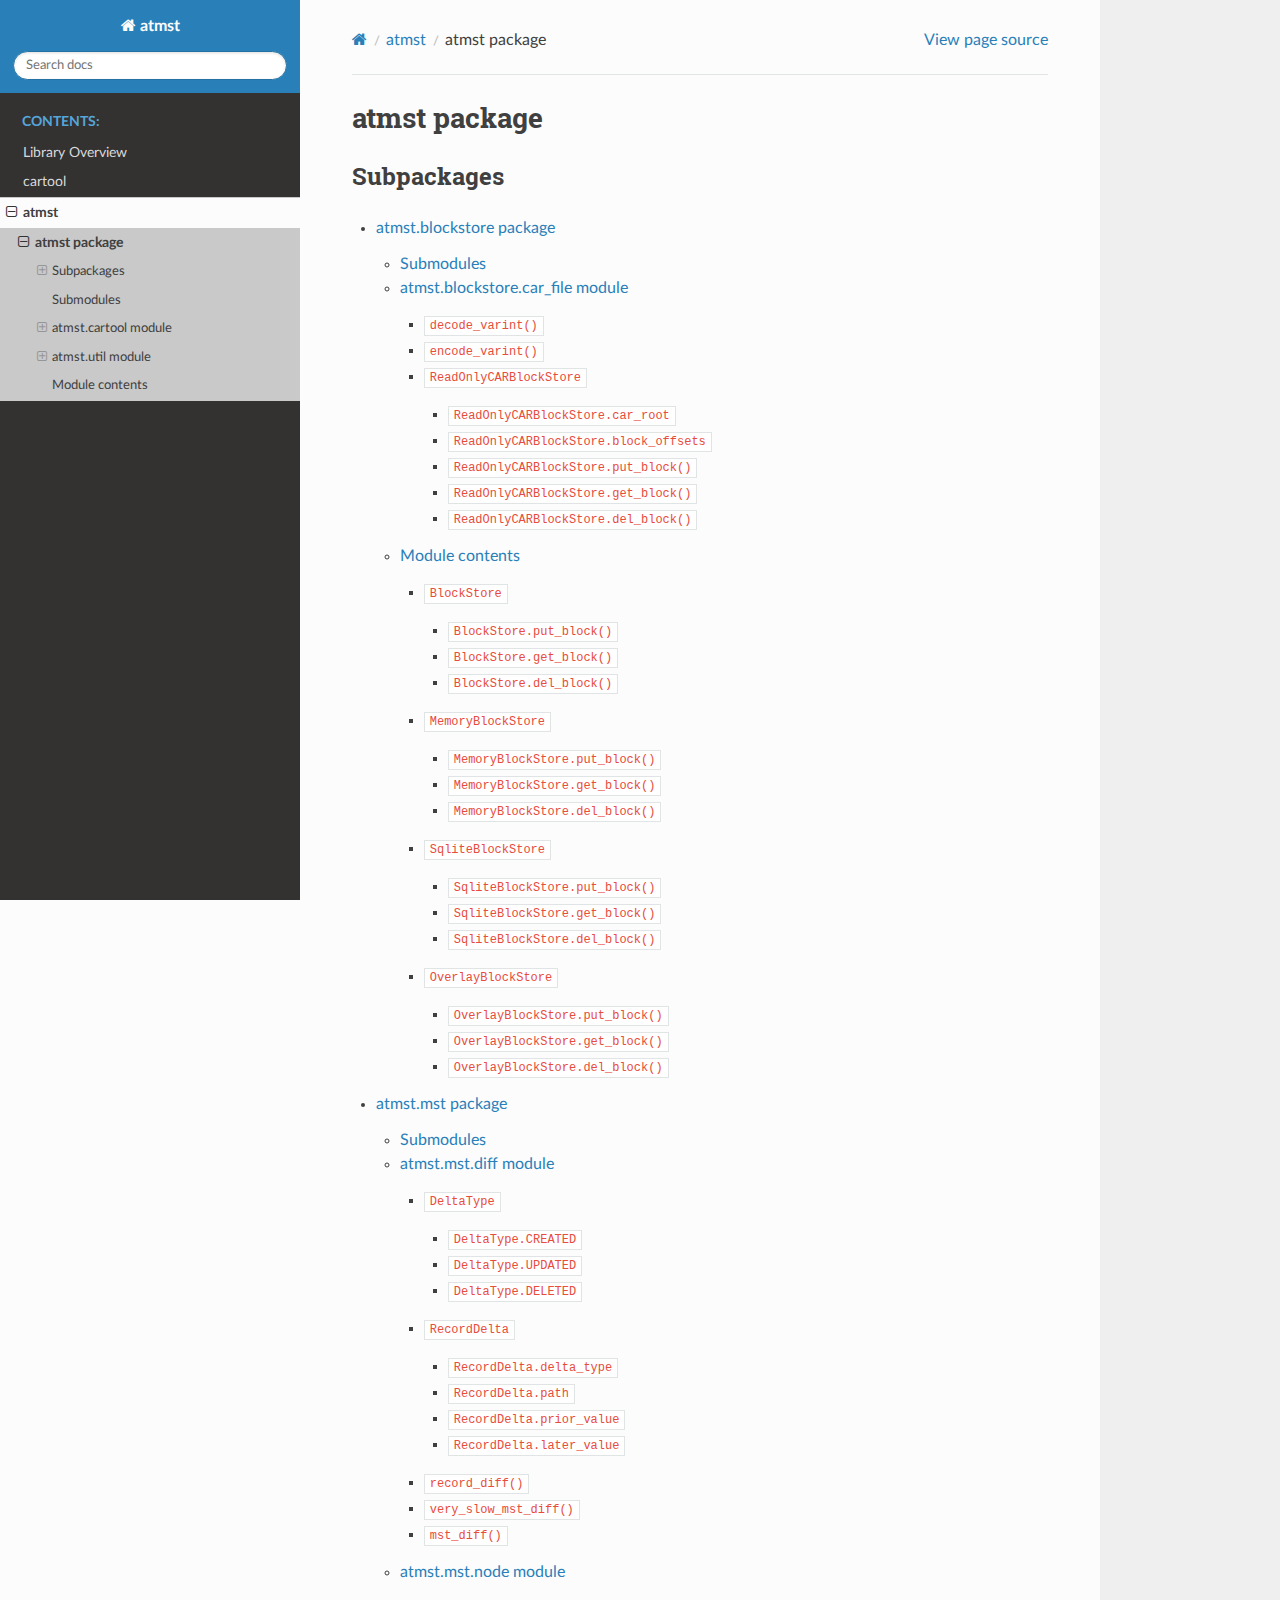
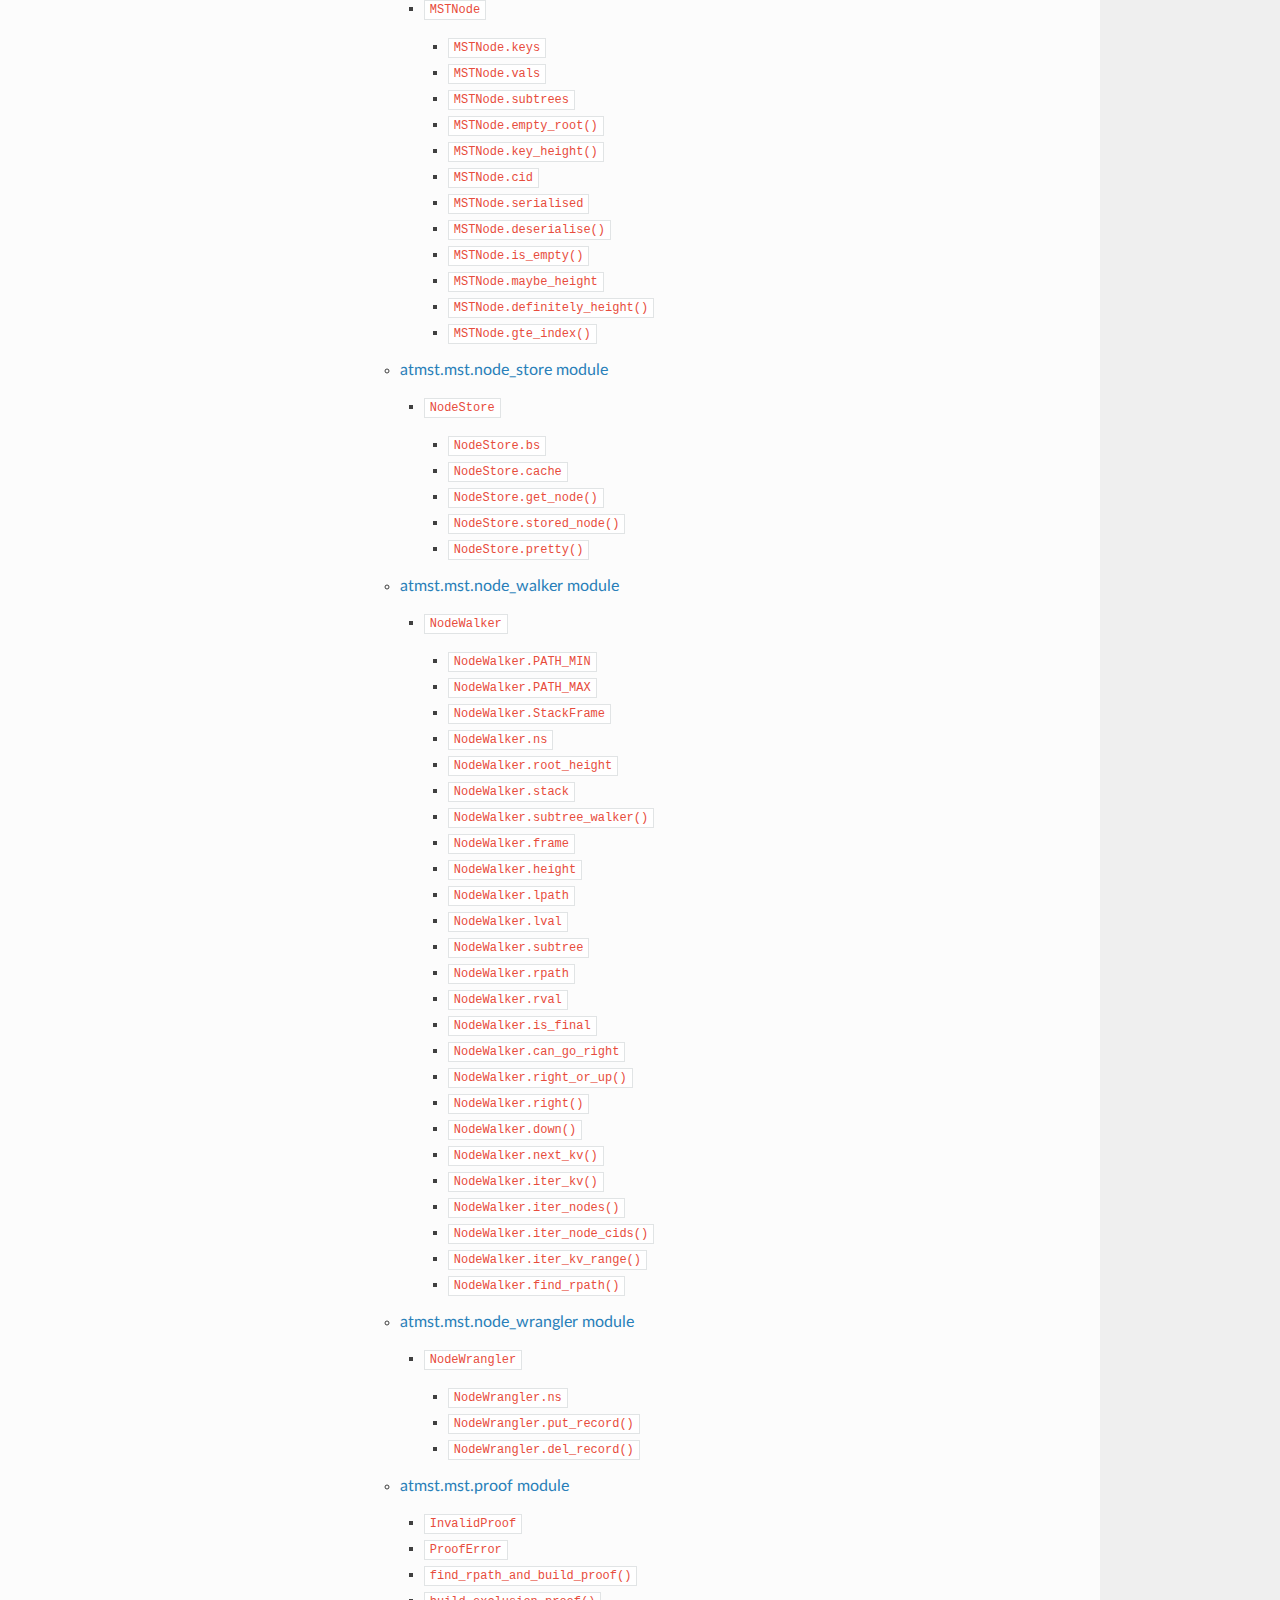
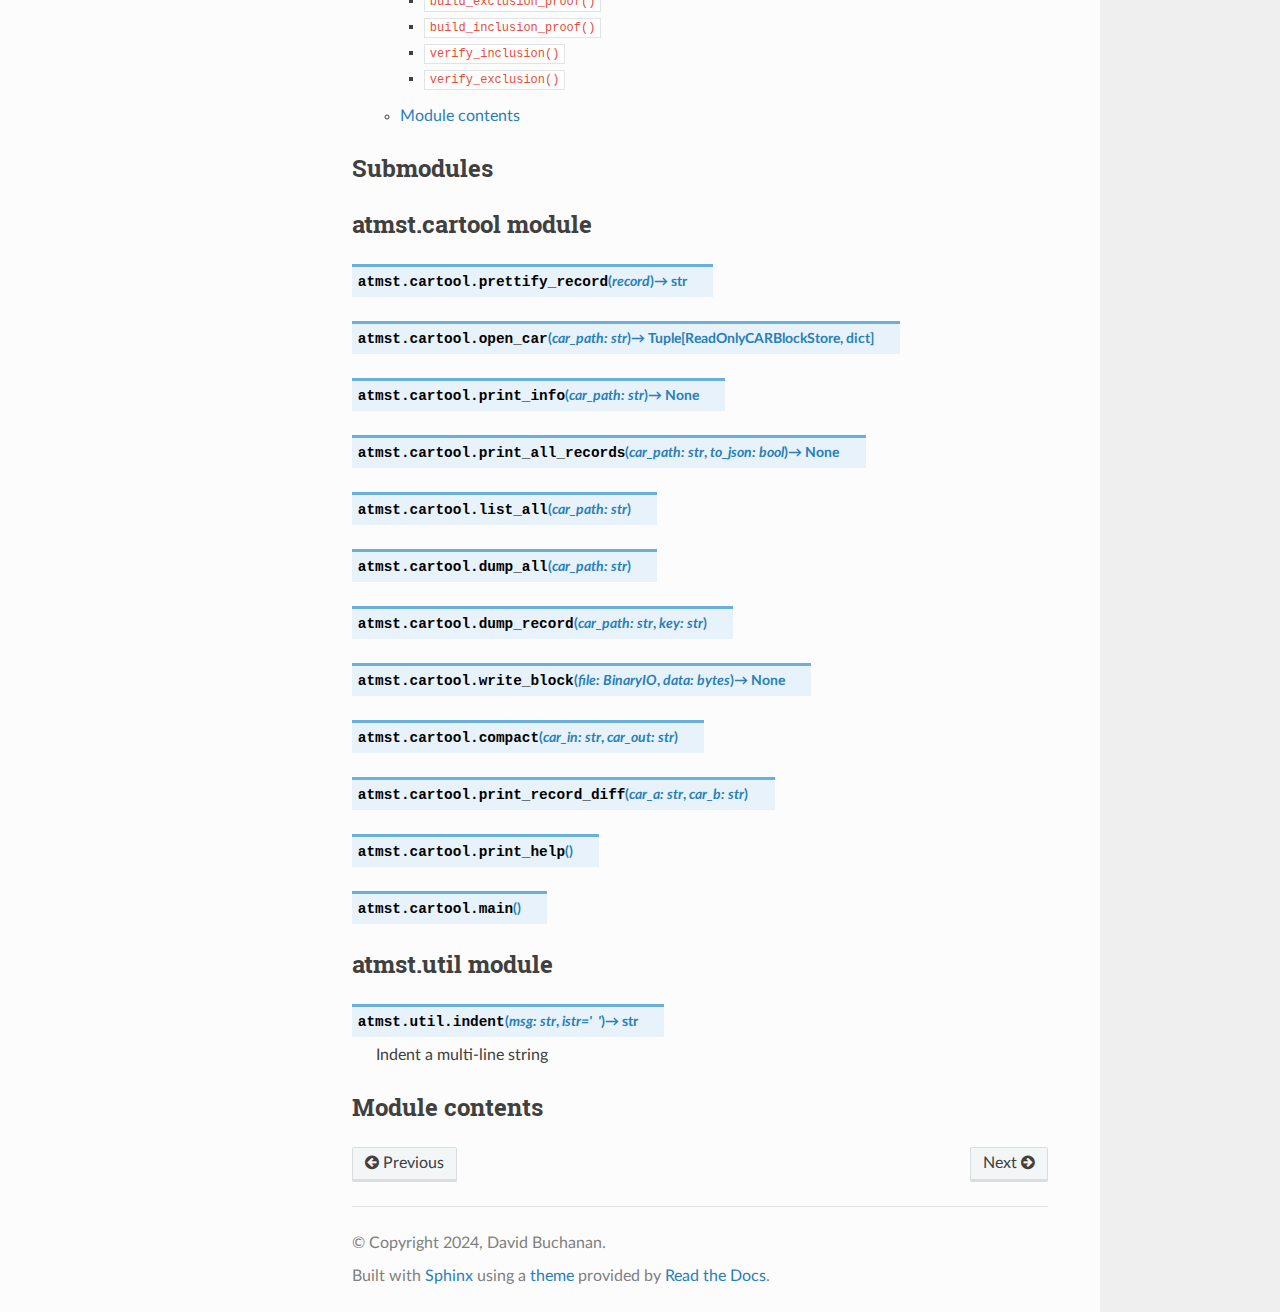
<file: atmst/_apidocs/atmst.html>
<!DOCTYPE html>
<html class="writer-html5" lang="en" data-content_root="../">
<head>
  <meta charset="utf-8" /><meta name="viewport" content="width=device-width, initial-scale=1" />

  <meta name="viewport" content="width=device-width, initial-scale=1.0" />
  <title>atmst package &mdash; atmst 0.0.1 documentation</title>
      <link rel="stylesheet" type="text/css" href="../_static/pygments.css?v=80d5e7a1" />
      <link rel="stylesheet" type="text/css" href="../_static/css/theme.css?v=e59714d7" />

  
      <script src="../_static/jquery.js?v=5d32c60e"></script>
      <script src="../_static/_sphinx_javascript_frameworks_compat.js?v=2cd50e6c"></script>
      <script src="../_static/documentation_options.js?v=d45e8c67"></script>
      <script src="../_static/doctools.js?v=9bcbadda"></script>
      <script src="../_static/sphinx_highlight.js?v=dc90522c"></script>
    <script src="../_static/js/theme.js"></script>
    <link rel="index" title="Index" href="../genindex.html" />
    <link rel="search" title="Search" href="../search.html" />
    <link rel="next" title="atmst.blockstore package" href="atmst.blockstore.html" />
    <link rel="prev" title="atmst" href="modules.html" /> 
</head>

<body class="wy-body-for-nav"> 
  <div class="wy-grid-for-nav">
    <nav data-toggle="wy-nav-shift" class="wy-nav-side">
      <div class="wy-side-scroll">
        <div class="wy-side-nav-search" >

          
          
          <a href="../index.html" class="icon icon-home">
            atmst
          </a>
<div role="search">
  <form id="rtd-search-form" class="wy-form" action="../search.html" method="get">
    <input type="text" name="q" placeholder="Search docs" aria-label="Search docs" />
    <input type="hidden" name="check_keywords" value="yes" />
    <input type="hidden" name="area" value="default" />
  </form>
</div>
        </div><div class="wy-menu wy-menu-vertical" data-spy="affix" role="navigation" aria-label="Navigation menu">
              <p class="caption" role="heading"><span class="caption-text">Contents:</span></p>
<ul class="current">
<li class="toctree-l1"><a class="reference internal" href="../overview.html">Library Overview</a></li>
<li class="toctree-l1"><a class="reference internal" href="../cartool.html">cartool</a></li>
<li class="toctree-l1 current"><a class="reference internal" href="modules.html">atmst</a><ul class="current">
<li class="toctree-l2 current"><a class="current reference internal" href="#">atmst package</a><ul>
<li class="toctree-l3"><a class="reference internal" href="#subpackages">Subpackages</a><ul>
<li class="toctree-l4"><a class="reference internal" href="atmst.blockstore.html">atmst.blockstore package</a></li>
<li class="toctree-l4"><a class="reference internal" href="atmst.mst.html">atmst.mst package</a></li>
</ul>
</li>
<li class="toctree-l3"><a class="reference internal" href="#submodules">Submodules</a></li>
<li class="toctree-l3"><a class="reference internal" href="#module-atmst.cartool">atmst.cartool module</a><ul>
<li class="toctree-l4"><a class="reference internal" href="#atmst.cartool.prettify_record"><code class="docutils literal notranslate"><span class="pre">prettify_record()</span></code></a></li>
<li class="toctree-l4"><a class="reference internal" href="#atmst.cartool.open_car"><code class="docutils literal notranslate"><span class="pre">open_car()</span></code></a></li>
<li class="toctree-l4"><a class="reference internal" href="#atmst.cartool.print_info"><code class="docutils literal notranslate"><span class="pre">print_info()</span></code></a></li>
<li class="toctree-l4"><a class="reference internal" href="#atmst.cartool.print_all_records"><code class="docutils literal notranslate"><span class="pre">print_all_records()</span></code></a></li>
<li class="toctree-l4"><a class="reference internal" href="#atmst.cartool.list_all"><code class="docutils literal notranslate"><span class="pre">list_all()</span></code></a></li>
<li class="toctree-l4"><a class="reference internal" href="#atmst.cartool.dump_all"><code class="docutils literal notranslate"><span class="pre">dump_all()</span></code></a></li>
<li class="toctree-l4"><a class="reference internal" href="#atmst.cartool.dump_record"><code class="docutils literal notranslate"><span class="pre">dump_record()</span></code></a></li>
<li class="toctree-l4"><a class="reference internal" href="#atmst.cartool.write_block"><code class="docutils literal notranslate"><span class="pre">write_block()</span></code></a></li>
<li class="toctree-l4"><a class="reference internal" href="#atmst.cartool.compact"><code class="docutils literal notranslate"><span class="pre">compact()</span></code></a></li>
<li class="toctree-l4"><a class="reference internal" href="#atmst.cartool.print_record_diff"><code class="docutils literal notranslate"><span class="pre">print_record_diff()</span></code></a></li>
<li class="toctree-l4"><a class="reference internal" href="#atmst.cartool.print_help"><code class="docutils literal notranslate"><span class="pre">print_help()</span></code></a></li>
<li class="toctree-l4"><a class="reference internal" href="#atmst.cartool.main"><code class="docutils literal notranslate"><span class="pre">main()</span></code></a></li>
</ul>
</li>
<li class="toctree-l3"><a class="reference internal" href="#module-atmst.util">atmst.util module</a><ul>
<li class="toctree-l4"><a class="reference internal" href="#atmst.util.indent"><code class="docutils literal notranslate"><span class="pre">indent()</span></code></a></li>
</ul>
</li>
<li class="toctree-l3"><a class="reference internal" href="#module-atmst">Module contents</a></li>
</ul>
</li>
</ul>
</li>
</ul>

        </div>
      </div>
    </nav>

    <section data-toggle="wy-nav-shift" class="wy-nav-content-wrap"><nav class="wy-nav-top" aria-label="Mobile navigation menu" >
          <i data-toggle="wy-nav-top" class="fa fa-bars"></i>
          <a href="../index.html">atmst</a>
      </nav>

      <div class="wy-nav-content">
        <div class="rst-content">
          <div role="navigation" aria-label="Page navigation">
  <ul class="wy-breadcrumbs">
      <li><a href="../index.html" class="icon icon-home" aria-label="Home"></a></li>
          <li class="breadcrumb-item"><a href="modules.html">atmst</a></li>
      <li class="breadcrumb-item active">atmst package</li>
      <li class="wy-breadcrumbs-aside">
            <a href="../_sources/_apidocs/atmst.rst.txt" rel="nofollow"> View page source</a>
      </li>
  </ul>
  <hr/>
</div>
          <div role="main" class="document" itemscope="itemscope" itemtype="http://schema.org/Article">
           <div itemprop="articleBody">
             
  <section id="atmst-package">
<h1>atmst package<a class="headerlink" href="#atmst-package" title="Link to this heading"></a></h1>
<section id="subpackages">
<h2>Subpackages<a class="headerlink" href="#subpackages" title="Link to this heading"></a></h2>
<div class="toctree-wrapper compound">
<ul>
<li class="toctree-l1"><a class="reference internal" href="atmst.blockstore.html">atmst.blockstore package</a><ul>
<li class="toctree-l2"><a class="reference internal" href="atmst.blockstore.html#submodules">Submodules</a></li>
<li class="toctree-l2"><a class="reference internal" href="atmst.blockstore.html#module-atmst.blockstore.car_file">atmst.blockstore.car_file module</a><ul>
<li class="toctree-l3"><a class="reference internal" href="atmst.blockstore.html#atmst.blockstore.car_file.decode_varint"><code class="docutils literal notranslate"><span class="pre">decode_varint()</span></code></a></li>
<li class="toctree-l3"><a class="reference internal" href="atmst.blockstore.html#atmst.blockstore.car_file.encode_varint"><code class="docutils literal notranslate"><span class="pre">encode_varint()</span></code></a></li>
<li class="toctree-l3"><a class="reference internal" href="atmst.blockstore.html#atmst.blockstore.car_file.ReadOnlyCARBlockStore"><code class="docutils literal notranslate"><span class="pre">ReadOnlyCARBlockStore</span></code></a><ul>
<li class="toctree-l4"><a class="reference internal" href="atmst.blockstore.html#atmst.blockstore.car_file.ReadOnlyCARBlockStore.car_root"><code class="docutils literal notranslate"><span class="pre">ReadOnlyCARBlockStore.car_root</span></code></a></li>
<li class="toctree-l4"><a class="reference internal" href="atmst.blockstore.html#atmst.blockstore.car_file.ReadOnlyCARBlockStore.block_offsets"><code class="docutils literal notranslate"><span class="pre">ReadOnlyCARBlockStore.block_offsets</span></code></a></li>
<li class="toctree-l4"><a class="reference internal" href="atmst.blockstore.html#atmst.blockstore.car_file.ReadOnlyCARBlockStore.put_block"><code class="docutils literal notranslate"><span class="pre">ReadOnlyCARBlockStore.put_block()</span></code></a></li>
<li class="toctree-l4"><a class="reference internal" href="atmst.blockstore.html#atmst.blockstore.car_file.ReadOnlyCARBlockStore.get_block"><code class="docutils literal notranslate"><span class="pre">ReadOnlyCARBlockStore.get_block()</span></code></a></li>
<li class="toctree-l4"><a class="reference internal" href="atmst.blockstore.html#atmst.blockstore.car_file.ReadOnlyCARBlockStore.del_block"><code class="docutils literal notranslate"><span class="pre">ReadOnlyCARBlockStore.del_block()</span></code></a></li>
</ul>
</li>
</ul>
</li>
<li class="toctree-l2"><a class="reference internal" href="atmst.blockstore.html#module-atmst.blockstore">Module contents</a><ul>
<li class="toctree-l3"><a class="reference internal" href="atmst.blockstore.html#atmst.blockstore.BlockStore"><code class="docutils literal notranslate"><span class="pre">BlockStore</span></code></a><ul>
<li class="toctree-l4"><a class="reference internal" href="atmst.blockstore.html#atmst.blockstore.BlockStore.put_block"><code class="docutils literal notranslate"><span class="pre">BlockStore.put_block()</span></code></a></li>
<li class="toctree-l4"><a class="reference internal" href="atmst.blockstore.html#atmst.blockstore.BlockStore.get_block"><code class="docutils literal notranslate"><span class="pre">BlockStore.get_block()</span></code></a></li>
<li class="toctree-l4"><a class="reference internal" href="atmst.blockstore.html#atmst.blockstore.BlockStore.del_block"><code class="docutils literal notranslate"><span class="pre">BlockStore.del_block()</span></code></a></li>
</ul>
</li>
<li class="toctree-l3"><a class="reference internal" href="atmst.blockstore.html#atmst.blockstore.MemoryBlockStore"><code class="docutils literal notranslate"><span class="pre">MemoryBlockStore</span></code></a><ul>
<li class="toctree-l4"><a class="reference internal" href="atmst.blockstore.html#atmst.blockstore.MemoryBlockStore.put_block"><code class="docutils literal notranslate"><span class="pre">MemoryBlockStore.put_block()</span></code></a></li>
<li class="toctree-l4"><a class="reference internal" href="atmst.blockstore.html#atmst.blockstore.MemoryBlockStore.get_block"><code class="docutils literal notranslate"><span class="pre">MemoryBlockStore.get_block()</span></code></a></li>
<li class="toctree-l4"><a class="reference internal" href="atmst.blockstore.html#atmst.blockstore.MemoryBlockStore.del_block"><code class="docutils literal notranslate"><span class="pre">MemoryBlockStore.del_block()</span></code></a></li>
</ul>
</li>
<li class="toctree-l3"><a class="reference internal" href="atmst.blockstore.html#atmst.blockstore.SqliteBlockStore"><code class="docutils literal notranslate"><span class="pre">SqliteBlockStore</span></code></a><ul>
<li class="toctree-l4"><a class="reference internal" href="atmst.blockstore.html#atmst.blockstore.SqliteBlockStore.put_block"><code class="docutils literal notranslate"><span class="pre">SqliteBlockStore.put_block()</span></code></a></li>
<li class="toctree-l4"><a class="reference internal" href="atmst.blockstore.html#atmst.blockstore.SqliteBlockStore.get_block"><code class="docutils literal notranslate"><span class="pre">SqliteBlockStore.get_block()</span></code></a></li>
<li class="toctree-l4"><a class="reference internal" href="atmst.blockstore.html#atmst.blockstore.SqliteBlockStore.del_block"><code class="docutils literal notranslate"><span class="pre">SqliteBlockStore.del_block()</span></code></a></li>
</ul>
</li>
<li class="toctree-l3"><a class="reference internal" href="atmst.blockstore.html#atmst.blockstore.OverlayBlockStore"><code class="docutils literal notranslate"><span class="pre">OverlayBlockStore</span></code></a><ul>
<li class="toctree-l4"><a class="reference internal" href="atmst.blockstore.html#atmst.blockstore.OverlayBlockStore.put_block"><code class="docutils literal notranslate"><span class="pre">OverlayBlockStore.put_block()</span></code></a></li>
<li class="toctree-l4"><a class="reference internal" href="atmst.blockstore.html#atmst.blockstore.OverlayBlockStore.get_block"><code class="docutils literal notranslate"><span class="pre">OverlayBlockStore.get_block()</span></code></a></li>
<li class="toctree-l4"><a class="reference internal" href="atmst.blockstore.html#atmst.blockstore.OverlayBlockStore.del_block"><code class="docutils literal notranslate"><span class="pre">OverlayBlockStore.del_block()</span></code></a></li>
</ul>
</li>
</ul>
</li>
</ul>
</li>
<li class="toctree-l1"><a class="reference internal" href="atmst.mst.html">atmst.mst package</a><ul>
<li class="toctree-l2"><a class="reference internal" href="atmst.mst.html#submodules">Submodules</a></li>
<li class="toctree-l2"><a class="reference internal" href="atmst.mst.html#module-atmst.mst.diff">atmst.mst.diff module</a><ul>
<li class="toctree-l3"><a class="reference internal" href="atmst.mst.html#atmst.mst.diff.DeltaType"><code class="docutils literal notranslate"><span class="pre">DeltaType</span></code></a><ul>
<li class="toctree-l4"><a class="reference internal" href="atmst.mst.html#atmst.mst.diff.DeltaType.CREATED"><code class="docutils literal notranslate"><span class="pre">DeltaType.CREATED</span></code></a></li>
<li class="toctree-l4"><a class="reference internal" href="atmst.mst.html#atmst.mst.diff.DeltaType.UPDATED"><code class="docutils literal notranslate"><span class="pre">DeltaType.UPDATED</span></code></a></li>
<li class="toctree-l4"><a class="reference internal" href="atmst.mst.html#atmst.mst.diff.DeltaType.DELETED"><code class="docutils literal notranslate"><span class="pre">DeltaType.DELETED</span></code></a></li>
</ul>
</li>
<li class="toctree-l3"><a class="reference internal" href="atmst.mst.html#atmst.mst.diff.RecordDelta"><code class="docutils literal notranslate"><span class="pre">RecordDelta</span></code></a><ul>
<li class="toctree-l4"><a class="reference internal" href="atmst.mst.html#atmst.mst.diff.RecordDelta.delta_type"><code class="docutils literal notranslate"><span class="pre">RecordDelta.delta_type</span></code></a></li>
<li class="toctree-l4"><a class="reference internal" href="atmst.mst.html#atmst.mst.diff.RecordDelta.path"><code class="docutils literal notranslate"><span class="pre">RecordDelta.path</span></code></a></li>
<li class="toctree-l4"><a class="reference internal" href="atmst.mst.html#atmst.mst.diff.RecordDelta.prior_value"><code class="docutils literal notranslate"><span class="pre">RecordDelta.prior_value</span></code></a></li>
<li class="toctree-l4"><a class="reference internal" href="atmst.mst.html#atmst.mst.diff.RecordDelta.later_value"><code class="docutils literal notranslate"><span class="pre">RecordDelta.later_value</span></code></a></li>
</ul>
</li>
<li class="toctree-l3"><a class="reference internal" href="atmst.mst.html#atmst.mst.diff.record_diff"><code class="docutils literal notranslate"><span class="pre">record_diff()</span></code></a></li>
<li class="toctree-l3"><a class="reference internal" href="atmst.mst.html#atmst.mst.diff.very_slow_mst_diff"><code class="docutils literal notranslate"><span class="pre">very_slow_mst_diff()</span></code></a></li>
<li class="toctree-l3"><a class="reference internal" href="atmst.mst.html#atmst.mst.diff.mst_diff"><code class="docutils literal notranslate"><span class="pre">mst_diff()</span></code></a></li>
</ul>
</li>
<li class="toctree-l2"><a class="reference internal" href="atmst.mst.html#module-atmst.mst.node">atmst.mst.node module</a><ul>
<li class="toctree-l3"><a class="reference internal" href="atmst.mst.html#atmst.mst.node.MSTNode"><code class="docutils literal notranslate"><span class="pre">MSTNode</span></code></a><ul>
<li class="toctree-l4"><a class="reference internal" href="atmst.mst.html#atmst.mst.node.MSTNode.keys"><code class="docutils literal notranslate"><span class="pre">MSTNode.keys</span></code></a></li>
<li class="toctree-l4"><a class="reference internal" href="atmst.mst.html#atmst.mst.node.MSTNode.vals"><code class="docutils literal notranslate"><span class="pre">MSTNode.vals</span></code></a></li>
<li class="toctree-l4"><a class="reference internal" href="atmst.mst.html#atmst.mst.node.MSTNode.subtrees"><code class="docutils literal notranslate"><span class="pre">MSTNode.subtrees</span></code></a></li>
<li class="toctree-l4"><a class="reference internal" href="atmst.mst.html#atmst.mst.node.MSTNode.empty_root"><code class="docutils literal notranslate"><span class="pre">MSTNode.empty_root()</span></code></a></li>
<li class="toctree-l4"><a class="reference internal" href="atmst.mst.html#atmst.mst.node.MSTNode.key_height"><code class="docutils literal notranslate"><span class="pre">MSTNode.key_height()</span></code></a></li>
<li class="toctree-l4"><a class="reference internal" href="atmst.mst.html#atmst.mst.node.MSTNode.cid"><code class="docutils literal notranslate"><span class="pre">MSTNode.cid</span></code></a></li>
<li class="toctree-l4"><a class="reference internal" href="atmst.mst.html#atmst.mst.node.MSTNode.serialised"><code class="docutils literal notranslate"><span class="pre">MSTNode.serialised</span></code></a></li>
<li class="toctree-l4"><a class="reference internal" href="atmst.mst.html#atmst.mst.node.MSTNode.deserialise"><code class="docutils literal notranslate"><span class="pre">MSTNode.deserialise()</span></code></a></li>
<li class="toctree-l4"><a class="reference internal" href="atmst.mst.html#atmst.mst.node.MSTNode.is_empty"><code class="docutils literal notranslate"><span class="pre">MSTNode.is_empty()</span></code></a></li>
<li class="toctree-l4"><a class="reference internal" href="atmst.mst.html#atmst.mst.node.MSTNode.maybe_height"><code class="docutils literal notranslate"><span class="pre">MSTNode.maybe_height</span></code></a></li>
<li class="toctree-l4"><a class="reference internal" href="atmst.mst.html#atmst.mst.node.MSTNode.definitely_height"><code class="docutils literal notranslate"><span class="pre">MSTNode.definitely_height()</span></code></a></li>
<li class="toctree-l4"><a class="reference internal" href="atmst.mst.html#atmst.mst.node.MSTNode.gte_index"><code class="docutils literal notranslate"><span class="pre">MSTNode.gte_index()</span></code></a></li>
</ul>
</li>
</ul>
</li>
<li class="toctree-l2"><a class="reference internal" href="atmst.mst.html#module-atmst.mst.node_store">atmst.mst.node_store module</a><ul>
<li class="toctree-l3"><a class="reference internal" href="atmst.mst.html#atmst.mst.node_store.NodeStore"><code class="docutils literal notranslate"><span class="pre">NodeStore</span></code></a><ul>
<li class="toctree-l4"><a class="reference internal" href="atmst.mst.html#atmst.mst.node_store.NodeStore.bs"><code class="docutils literal notranslate"><span class="pre">NodeStore.bs</span></code></a></li>
<li class="toctree-l4"><a class="reference internal" href="atmst.mst.html#atmst.mst.node_store.NodeStore.cache"><code class="docutils literal notranslate"><span class="pre">NodeStore.cache</span></code></a></li>
<li class="toctree-l4"><a class="reference internal" href="atmst.mst.html#atmst.mst.node_store.NodeStore.get_node"><code class="docutils literal notranslate"><span class="pre">NodeStore.get_node()</span></code></a></li>
<li class="toctree-l4"><a class="reference internal" href="atmst.mst.html#atmst.mst.node_store.NodeStore.stored_node"><code class="docutils literal notranslate"><span class="pre">NodeStore.stored_node()</span></code></a></li>
<li class="toctree-l4"><a class="reference internal" href="atmst.mst.html#atmst.mst.node_store.NodeStore.pretty"><code class="docutils literal notranslate"><span class="pre">NodeStore.pretty()</span></code></a></li>
</ul>
</li>
</ul>
</li>
<li class="toctree-l2"><a class="reference internal" href="atmst.mst.html#module-atmst.mst.node_walker">atmst.mst.node_walker module</a><ul>
<li class="toctree-l3"><a class="reference internal" href="atmst.mst.html#atmst.mst.node_walker.NodeWalker"><code class="docutils literal notranslate"><span class="pre">NodeWalker</span></code></a><ul>
<li class="toctree-l4"><a class="reference internal" href="atmst.mst.html#atmst.mst.node_walker.NodeWalker.PATH_MIN"><code class="docutils literal notranslate"><span class="pre">NodeWalker.PATH_MIN</span></code></a></li>
<li class="toctree-l4"><a class="reference internal" href="atmst.mst.html#atmst.mst.node_walker.NodeWalker.PATH_MAX"><code class="docutils literal notranslate"><span class="pre">NodeWalker.PATH_MAX</span></code></a></li>
<li class="toctree-l4"><a class="reference internal" href="atmst.mst.html#atmst.mst.node_walker.NodeWalker.StackFrame"><code class="docutils literal notranslate"><span class="pre">NodeWalker.StackFrame</span></code></a></li>
<li class="toctree-l4"><a class="reference internal" href="atmst.mst.html#atmst.mst.node_walker.NodeWalker.ns"><code class="docutils literal notranslate"><span class="pre">NodeWalker.ns</span></code></a></li>
<li class="toctree-l4"><a class="reference internal" href="atmst.mst.html#atmst.mst.node_walker.NodeWalker.root_height"><code class="docutils literal notranslate"><span class="pre">NodeWalker.root_height</span></code></a></li>
<li class="toctree-l4"><a class="reference internal" href="atmst.mst.html#atmst.mst.node_walker.NodeWalker.stack"><code class="docutils literal notranslate"><span class="pre">NodeWalker.stack</span></code></a></li>
<li class="toctree-l4"><a class="reference internal" href="atmst.mst.html#atmst.mst.node_walker.NodeWalker.subtree_walker"><code class="docutils literal notranslate"><span class="pre">NodeWalker.subtree_walker()</span></code></a></li>
<li class="toctree-l4"><a class="reference internal" href="atmst.mst.html#atmst.mst.node_walker.NodeWalker.frame"><code class="docutils literal notranslate"><span class="pre">NodeWalker.frame</span></code></a></li>
<li class="toctree-l4"><a class="reference internal" href="atmst.mst.html#atmst.mst.node_walker.NodeWalker.height"><code class="docutils literal notranslate"><span class="pre">NodeWalker.height</span></code></a></li>
<li class="toctree-l4"><a class="reference internal" href="atmst.mst.html#atmst.mst.node_walker.NodeWalker.lpath"><code class="docutils literal notranslate"><span class="pre">NodeWalker.lpath</span></code></a></li>
<li class="toctree-l4"><a class="reference internal" href="atmst.mst.html#atmst.mst.node_walker.NodeWalker.lval"><code class="docutils literal notranslate"><span class="pre">NodeWalker.lval</span></code></a></li>
<li class="toctree-l4"><a class="reference internal" href="atmst.mst.html#atmst.mst.node_walker.NodeWalker.subtree"><code class="docutils literal notranslate"><span class="pre">NodeWalker.subtree</span></code></a></li>
<li class="toctree-l4"><a class="reference internal" href="atmst.mst.html#atmst.mst.node_walker.NodeWalker.rpath"><code class="docutils literal notranslate"><span class="pre">NodeWalker.rpath</span></code></a></li>
<li class="toctree-l4"><a class="reference internal" href="atmst.mst.html#atmst.mst.node_walker.NodeWalker.rval"><code class="docutils literal notranslate"><span class="pre">NodeWalker.rval</span></code></a></li>
<li class="toctree-l4"><a class="reference internal" href="atmst.mst.html#atmst.mst.node_walker.NodeWalker.is_final"><code class="docutils literal notranslate"><span class="pre">NodeWalker.is_final</span></code></a></li>
<li class="toctree-l4"><a class="reference internal" href="atmst.mst.html#atmst.mst.node_walker.NodeWalker.can_go_right"><code class="docutils literal notranslate"><span class="pre">NodeWalker.can_go_right</span></code></a></li>
<li class="toctree-l4"><a class="reference internal" href="atmst.mst.html#atmst.mst.node_walker.NodeWalker.right_or_up"><code class="docutils literal notranslate"><span class="pre">NodeWalker.right_or_up()</span></code></a></li>
<li class="toctree-l4"><a class="reference internal" href="atmst.mst.html#atmst.mst.node_walker.NodeWalker.right"><code class="docutils literal notranslate"><span class="pre">NodeWalker.right()</span></code></a></li>
<li class="toctree-l4"><a class="reference internal" href="atmst.mst.html#atmst.mst.node_walker.NodeWalker.down"><code class="docutils literal notranslate"><span class="pre">NodeWalker.down()</span></code></a></li>
<li class="toctree-l4"><a class="reference internal" href="atmst.mst.html#atmst.mst.node_walker.NodeWalker.next_kv"><code class="docutils literal notranslate"><span class="pre">NodeWalker.next_kv()</span></code></a></li>
<li class="toctree-l4"><a class="reference internal" href="atmst.mst.html#atmst.mst.node_walker.NodeWalker.iter_kv"><code class="docutils literal notranslate"><span class="pre">NodeWalker.iter_kv()</span></code></a></li>
<li class="toctree-l4"><a class="reference internal" href="atmst.mst.html#atmst.mst.node_walker.NodeWalker.iter_nodes"><code class="docutils literal notranslate"><span class="pre">NodeWalker.iter_nodes()</span></code></a></li>
<li class="toctree-l4"><a class="reference internal" href="atmst.mst.html#atmst.mst.node_walker.NodeWalker.iter_node_cids"><code class="docutils literal notranslate"><span class="pre">NodeWalker.iter_node_cids()</span></code></a></li>
<li class="toctree-l4"><a class="reference internal" href="atmst.mst.html#atmst.mst.node_walker.NodeWalker.iter_kv_range"><code class="docutils literal notranslate"><span class="pre">NodeWalker.iter_kv_range()</span></code></a></li>
<li class="toctree-l4"><a class="reference internal" href="atmst.mst.html#atmst.mst.node_walker.NodeWalker.find_rpath"><code class="docutils literal notranslate"><span class="pre">NodeWalker.find_rpath()</span></code></a></li>
</ul>
</li>
</ul>
</li>
<li class="toctree-l2"><a class="reference internal" href="atmst.mst.html#module-atmst.mst.node_wrangler">atmst.mst.node_wrangler module</a><ul>
<li class="toctree-l3"><a class="reference internal" href="atmst.mst.html#atmst.mst.node_wrangler.NodeWrangler"><code class="docutils literal notranslate"><span class="pre">NodeWrangler</span></code></a><ul>
<li class="toctree-l4"><a class="reference internal" href="atmst.mst.html#atmst.mst.node_wrangler.NodeWrangler.ns"><code class="docutils literal notranslate"><span class="pre">NodeWrangler.ns</span></code></a></li>
<li class="toctree-l4"><a class="reference internal" href="atmst.mst.html#atmst.mst.node_wrangler.NodeWrangler.put_record"><code class="docutils literal notranslate"><span class="pre">NodeWrangler.put_record()</span></code></a></li>
<li class="toctree-l4"><a class="reference internal" href="atmst.mst.html#atmst.mst.node_wrangler.NodeWrangler.del_record"><code class="docutils literal notranslate"><span class="pre">NodeWrangler.del_record()</span></code></a></li>
</ul>
</li>
</ul>
</li>
<li class="toctree-l2"><a class="reference internal" href="atmst.mst.html#module-atmst.mst.proof">atmst.mst.proof module</a><ul>
<li class="toctree-l3"><a class="reference internal" href="atmst.mst.html#atmst.mst.proof.InvalidProof"><code class="docutils literal notranslate"><span class="pre">InvalidProof</span></code></a></li>
<li class="toctree-l3"><a class="reference internal" href="atmst.mst.html#atmst.mst.proof.ProofError"><code class="docutils literal notranslate"><span class="pre">ProofError</span></code></a></li>
<li class="toctree-l3"><a class="reference internal" href="atmst.mst.html#atmst.mst.proof.find_rpath_and_build_proof"><code class="docutils literal notranslate"><span class="pre">find_rpath_and_build_proof()</span></code></a></li>
<li class="toctree-l3"><a class="reference internal" href="atmst.mst.html#atmst.mst.proof.build_exclusion_proof"><code class="docutils literal notranslate"><span class="pre">build_exclusion_proof()</span></code></a></li>
<li class="toctree-l3"><a class="reference internal" href="atmst.mst.html#atmst.mst.proof.build_inclusion_proof"><code class="docutils literal notranslate"><span class="pre">build_inclusion_proof()</span></code></a></li>
<li class="toctree-l3"><a class="reference internal" href="atmst.mst.html#atmst.mst.proof.verify_inclusion"><code class="docutils literal notranslate"><span class="pre">verify_inclusion()</span></code></a></li>
<li class="toctree-l3"><a class="reference internal" href="atmst.mst.html#atmst.mst.proof.verify_exclusion"><code class="docutils literal notranslate"><span class="pre">verify_exclusion()</span></code></a></li>
</ul>
</li>
<li class="toctree-l2"><a class="reference internal" href="atmst.mst.html#module-atmst.mst">Module contents</a></li>
</ul>
</li>
</ul>
</div>
</section>
<section id="submodules">
<h2>Submodules<a class="headerlink" href="#submodules" title="Link to this heading"></a></h2>
</section>
<section id="module-atmst.cartool">
<span id="atmst-cartool-module"></span><h2>atmst.cartool module<a class="headerlink" href="#module-atmst.cartool" title="Link to this heading"></a></h2>
<dl class="py function">
<dt class="sig sig-object py" id="atmst.cartool.prettify_record">
<span class="sig-prename descclassname"><span class="pre">atmst.cartool.</span></span><span class="sig-name descname"><span class="pre">prettify_record</span></span><span class="sig-paren">(</span><em class="sig-param"><span class="n"><span class="pre">record</span></span></em><span class="sig-paren">)</span> <span class="sig-return"><span class="sig-return-icon">&#x2192;</span> <span class="sig-return-typehint"><span class="pre">str</span></span></span><a class="headerlink" href="#atmst.cartool.prettify_record" title="Link to this definition"></a></dt>
<dd></dd></dl>

<dl class="py function">
<dt class="sig sig-object py" id="atmst.cartool.open_car">
<span class="sig-prename descclassname"><span class="pre">atmst.cartool.</span></span><span class="sig-name descname"><span class="pre">open_car</span></span><span class="sig-paren">(</span><em class="sig-param"><span class="n"><span class="pre">car_path</span></span><span class="p"><span class="pre">:</span></span><span class="w"> </span><span class="n"><span class="pre">str</span></span></em><span class="sig-paren">)</span> <span class="sig-return"><span class="sig-return-icon">&#x2192;</span> <span class="sig-return-typehint"><span class="pre">Tuple</span><span class="p"><span class="pre">[</span></span><a class="reference internal" href="atmst.blockstore.html#atmst.blockstore.car_file.ReadOnlyCARBlockStore" title="atmst.blockstore.car_file.ReadOnlyCARBlockStore"><span class="pre">ReadOnlyCARBlockStore</span></a><span class="p"><span class="pre">,</span></span><span class="w"> </span><span class="pre">dict</span><span class="p"><span class="pre">]</span></span></span></span><a class="headerlink" href="#atmst.cartool.open_car" title="Link to this definition"></a></dt>
<dd></dd></dl>

<dl class="py function">
<dt class="sig sig-object py" id="atmst.cartool.print_info">
<span class="sig-prename descclassname"><span class="pre">atmst.cartool.</span></span><span class="sig-name descname"><span class="pre">print_info</span></span><span class="sig-paren">(</span><em class="sig-param"><span class="n"><span class="pre">car_path</span></span><span class="p"><span class="pre">:</span></span><span class="w"> </span><span class="n"><span class="pre">str</span></span></em><span class="sig-paren">)</span> <span class="sig-return"><span class="sig-return-icon">&#x2192;</span> <span class="sig-return-typehint"><span class="pre">None</span></span></span><a class="headerlink" href="#atmst.cartool.print_info" title="Link to this definition"></a></dt>
<dd></dd></dl>

<dl class="py function">
<dt class="sig sig-object py" id="atmst.cartool.print_all_records">
<span class="sig-prename descclassname"><span class="pre">atmst.cartool.</span></span><span class="sig-name descname"><span class="pre">print_all_records</span></span><span class="sig-paren">(</span><em class="sig-param"><span class="n"><span class="pre">car_path</span></span><span class="p"><span class="pre">:</span></span><span class="w"> </span><span class="n"><span class="pre">str</span></span></em>, <em class="sig-param"><span class="n"><span class="pre">to_json</span></span><span class="p"><span class="pre">:</span></span><span class="w"> </span><span class="n"><span class="pre">bool</span></span></em><span class="sig-paren">)</span> <span class="sig-return"><span class="sig-return-icon">&#x2192;</span> <span class="sig-return-typehint"><span class="pre">None</span></span></span><a class="headerlink" href="#atmst.cartool.print_all_records" title="Link to this definition"></a></dt>
<dd></dd></dl>

<dl class="py function">
<dt class="sig sig-object py" id="atmst.cartool.list_all">
<span class="sig-prename descclassname"><span class="pre">atmst.cartool.</span></span><span class="sig-name descname"><span class="pre">list_all</span></span><span class="sig-paren">(</span><em class="sig-param"><span class="n"><span class="pre">car_path</span></span><span class="p"><span class="pre">:</span></span><span class="w"> </span><span class="n"><span class="pre">str</span></span></em><span class="sig-paren">)</span><a class="headerlink" href="#atmst.cartool.list_all" title="Link to this definition"></a></dt>
<dd></dd></dl>

<dl class="py function">
<dt class="sig sig-object py" id="atmst.cartool.dump_all">
<span class="sig-prename descclassname"><span class="pre">atmst.cartool.</span></span><span class="sig-name descname"><span class="pre">dump_all</span></span><span class="sig-paren">(</span><em class="sig-param"><span class="n"><span class="pre">car_path</span></span><span class="p"><span class="pre">:</span></span><span class="w"> </span><span class="n"><span class="pre">str</span></span></em><span class="sig-paren">)</span><a class="headerlink" href="#atmst.cartool.dump_all" title="Link to this definition"></a></dt>
<dd></dd></dl>

<dl class="py function">
<dt class="sig sig-object py" id="atmst.cartool.dump_record">
<span class="sig-prename descclassname"><span class="pre">atmst.cartool.</span></span><span class="sig-name descname"><span class="pre">dump_record</span></span><span class="sig-paren">(</span><em class="sig-param"><span class="n"><span class="pre">car_path</span></span><span class="p"><span class="pre">:</span></span><span class="w"> </span><span class="n"><span class="pre">str</span></span></em>, <em class="sig-param"><span class="n"><span class="pre">key</span></span><span class="p"><span class="pre">:</span></span><span class="w"> </span><span class="n"><span class="pre">str</span></span></em><span class="sig-paren">)</span><a class="headerlink" href="#atmst.cartool.dump_record" title="Link to this definition"></a></dt>
<dd></dd></dl>

<dl class="py function">
<dt class="sig sig-object py" id="atmst.cartool.write_block">
<span class="sig-prename descclassname"><span class="pre">atmst.cartool.</span></span><span class="sig-name descname"><span class="pre">write_block</span></span><span class="sig-paren">(</span><em class="sig-param"><span class="n"><span class="pre">file</span></span><span class="p"><span class="pre">:</span></span><span class="w"> </span><span class="n"><span class="pre">BinaryIO</span></span></em>, <em class="sig-param"><span class="n"><span class="pre">data</span></span><span class="p"><span class="pre">:</span></span><span class="w"> </span><span class="n"><span class="pre">bytes</span></span></em><span class="sig-paren">)</span> <span class="sig-return"><span class="sig-return-icon">&#x2192;</span> <span class="sig-return-typehint"><span class="pre">None</span></span></span><a class="headerlink" href="#atmst.cartool.write_block" title="Link to this definition"></a></dt>
<dd></dd></dl>

<dl class="py function">
<dt class="sig sig-object py" id="atmst.cartool.compact">
<span class="sig-prename descclassname"><span class="pre">atmst.cartool.</span></span><span class="sig-name descname"><span class="pre">compact</span></span><span class="sig-paren">(</span><em class="sig-param"><span class="n"><span class="pre">car_in</span></span><span class="p"><span class="pre">:</span></span><span class="w"> </span><span class="n"><span class="pre">str</span></span></em>, <em class="sig-param"><span class="n"><span class="pre">car_out</span></span><span class="p"><span class="pre">:</span></span><span class="w"> </span><span class="n"><span class="pre">str</span></span></em><span class="sig-paren">)</span><a class="headerlink" href="#atmst.cartool.compact" title="Link to this definition"></a></dt>
<dd></dd></dl>

<dl class="py function">
<dt class="sig sig-object py" id="atmst.cartool.print_record_diff">
<span class="sig-prename descclassname"><span class="pre">atmst.cartool.</span></span><span class="sig-name descname"><span class="pre">print_record_diff</span></span><span class="sig-paren">(</span><em class="sig-param"><span class="n"><span class="pre">car_a</span></span><span class="p"><span class="pre">:</span></span><span class="w"> </span><span class="n"><span class="pre">str</span></span></em>, <em class="sig-param"><span class="n"><span class="pre">car_b</span></span><span class="p"><span class="pre">:</span></span><span class="w"> </span><span class="n"><span class="pre">str</span></span></em><span class="sig-paren">)</span><a class="headerlink" href="#atmst.cartool.print_record_diff" title="Link to this definition"></a></dt>
<dd></dd></dl>

<dl class="py function">
<dt class="sig sig-object py" id="atmst.cartool.print_help">
<span class="sig-prename descclassname"><span class="pre">atmst.cartool.</span></span><span class="sig-name descname"><span class="pre">print_help</span></span><span class="sig-paren">(</span><span class="sig-paren">)</span><a class="headerlink" href="#atmst.cartool.print_help" title="Link to this definition"></a></dt>
<dd></dd></dl>

<dl class="py function">
<dt class="sig sig-object py" id="atmst.cartool.main">
<span class="sig-prename descclassname"><span class="pre">atmst.cartool.</span></span><span class="sig-name descname"><span class="pre">main</span></span><span class="sig-paren">(</span><span class="sig-paren">)</span><a class="headerlink" href="#atmst.cartool.main" title="Link to this definition"></a></dt>
<dd></dd></dl>

</section>
<section id="module-atmst.util">
<span id="atmst-util-module"></span><h2>atmst.util module<a class="headerlink" href="#module-atmst.util" title="Link to this heading"></a></h2>
<dl class="py function">
<dt class="sig sig-object py" id="atmst.util.indent">
<span class="sig-prename descclassname"><span class="pre">atmst.util.</span></span><span class="sig-name descname"><span class="pre">indent</span></span><span class="sig-paren">(</span><em class="sig-param"><span class="n"><span class="pre">msg</span></span><span class="p"><span class="pre">:</span></span><span class="w"> </span><span class="n"><span class="pre">str</span></span></em>, <em class="sig-param"><span class="n"><span class="pre">istr</span></span><span class="o"><span class="pre">=</span></span><span class="default_value"><span class="pre">'</span>&#160; <span class="pre">'</span></span></em><span class="sig-paren">)</span> <span class="sig-return"><span class="sig-return-icon">&#x2192;</span> <span class="sig-return-typehint"><span class="pre">str</span></span></span><a class="headerlink" href="#atmst.util.indent" title="Link to this definition"></a></dt>
<dd><p>Indent a multi-line string</p>
</dd></dl>

</section>
<section id="module-atmst">
<span id="module-contents"></span><h2>Module contents<a class="headerlink" href="#module-atmst" title="Link to this heading"></a></h2>
</section>
</section>


           </div>
          </div>
          <footer><div class="rst-footer-buttons" role="navigation" aria-label="Footer">
        <a href="modules.html" class="btn btn-neutral float-left" title="atmst" accesskey="p" rel="prev"><span class="fa fa-arrow-circle-left" aria-hidden="true"></span> Previous</a>
        <a href="atmst.blockstore.html" class="btn btn-neutral float-right" title="atmst.blockstore package" accesskey="n" rel="next">Next <span class="fa fa-arrow-circle-right" aria-hidden="true"></span></a>
    </div>

  <hr/>

  <div role="contentinfo">
    <p>&#169; Copyright 2024, David Buchanan.</p>
  </div>

  Built with <a href="https://www.sphinx-doc.org/">Sphinx</a> using a
    <a href="https://github.com/readthedocs/sphinx_rtd_theme">theme</a>
    provided by <a href="https://readthedocs.org">Read the Docs</a>.
   

</footer>
        </div>
      </div>
    </section>
  </div>
  <script>
      jQuery(function () {
          SphinxRtdTheme.Navigation.enable(true);
      });
  </script> 

</body>
</html>
</file>
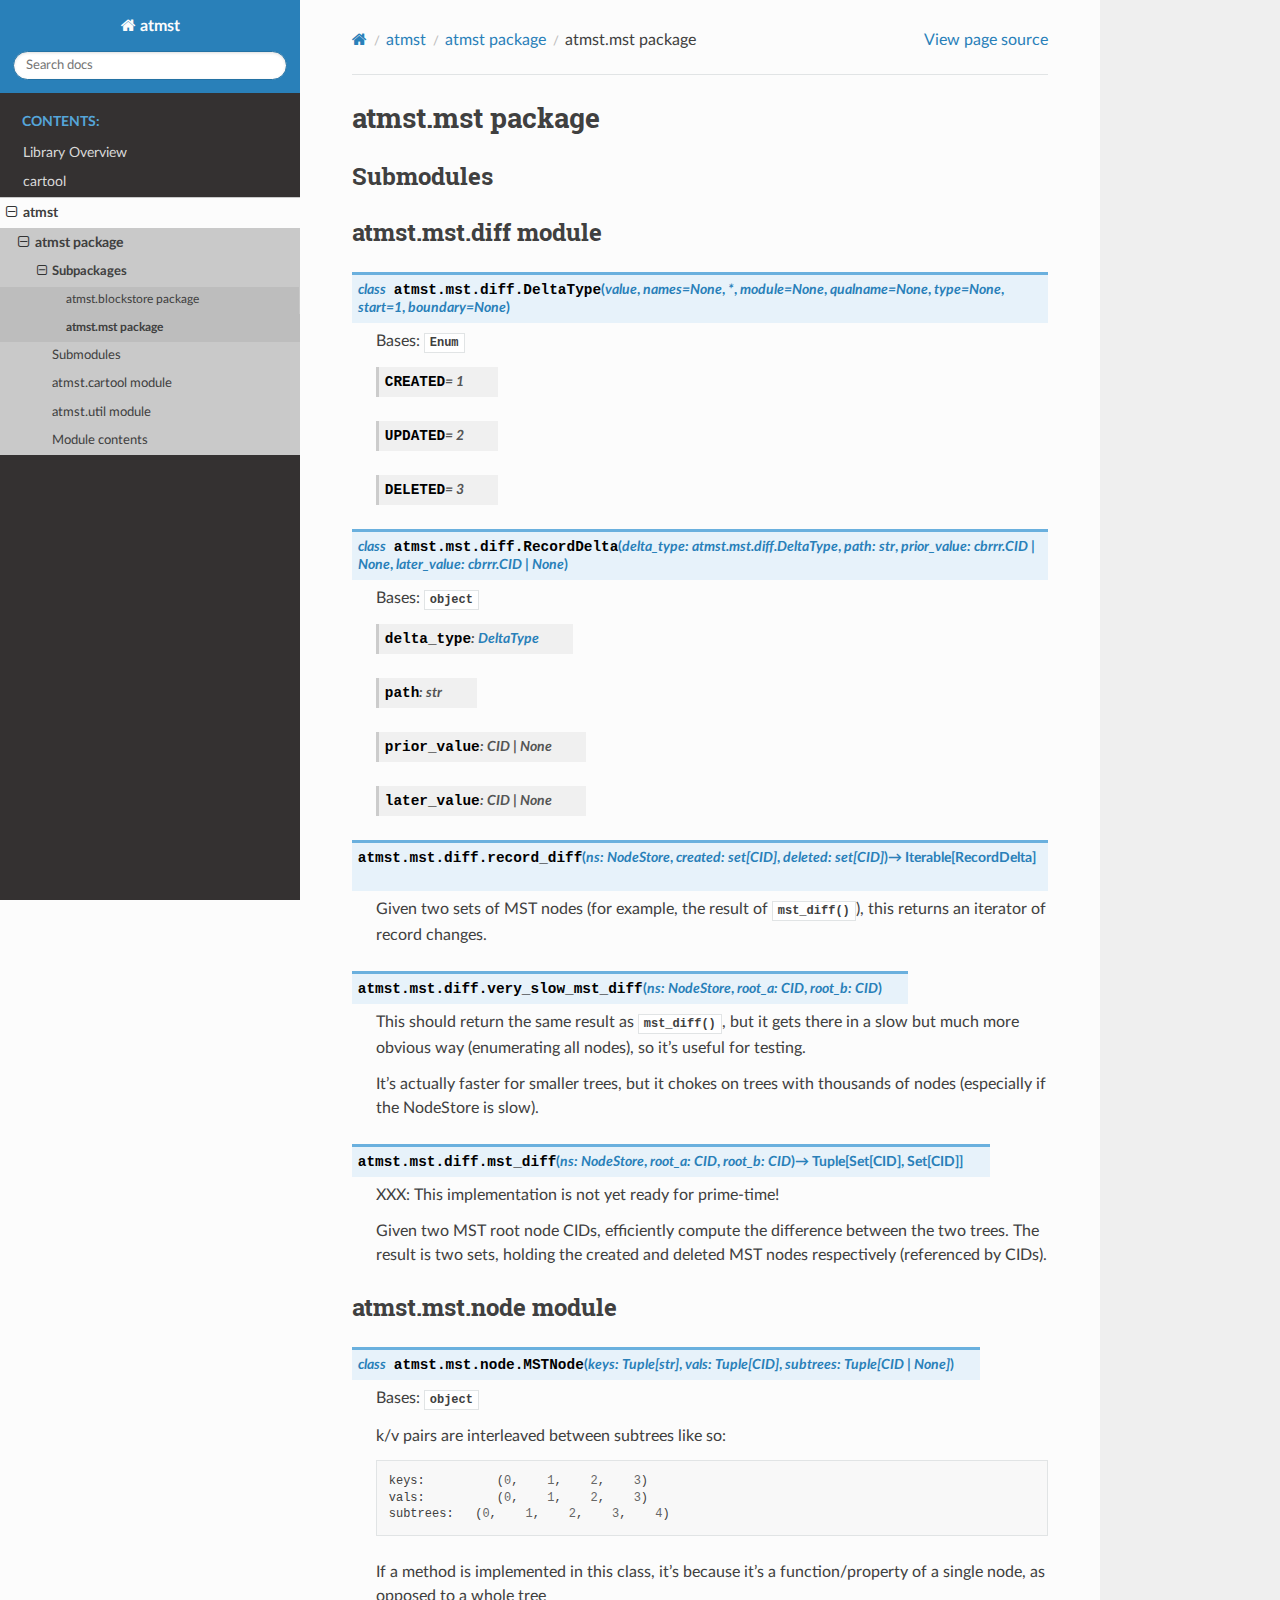
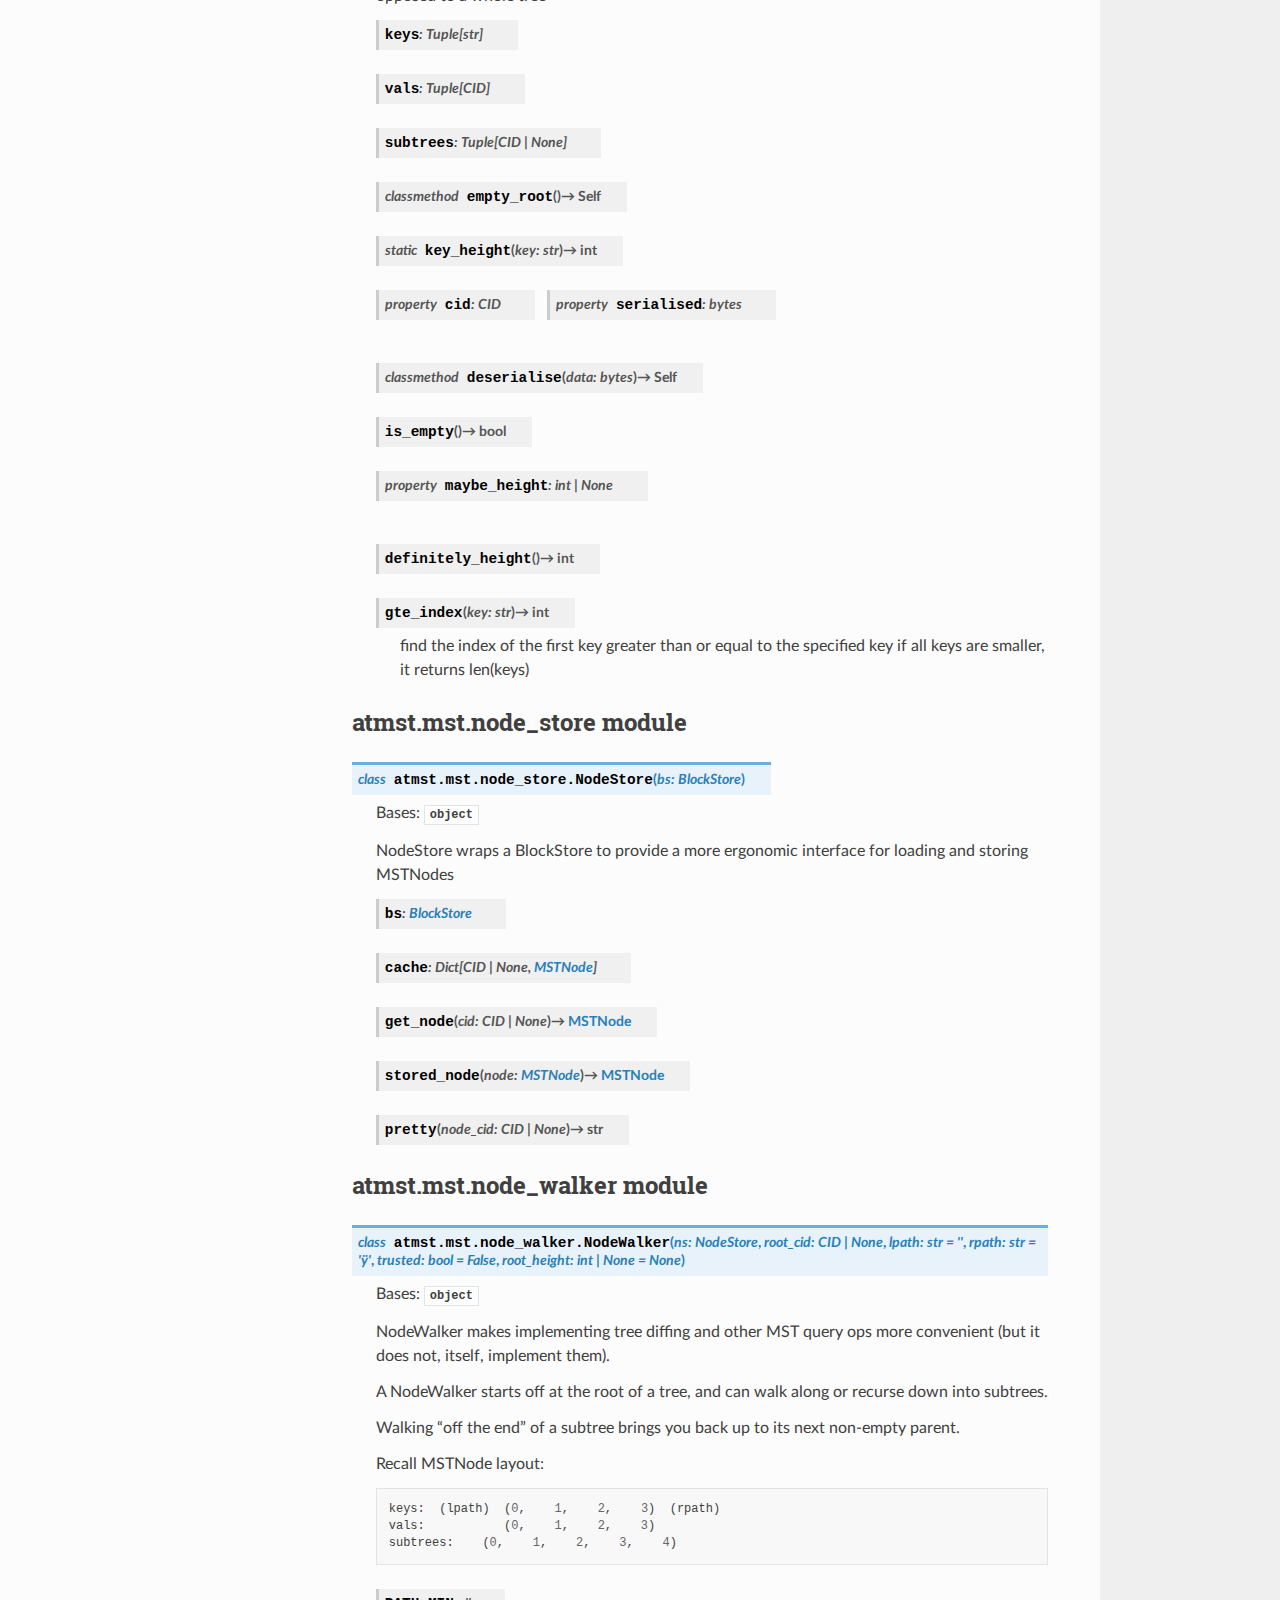
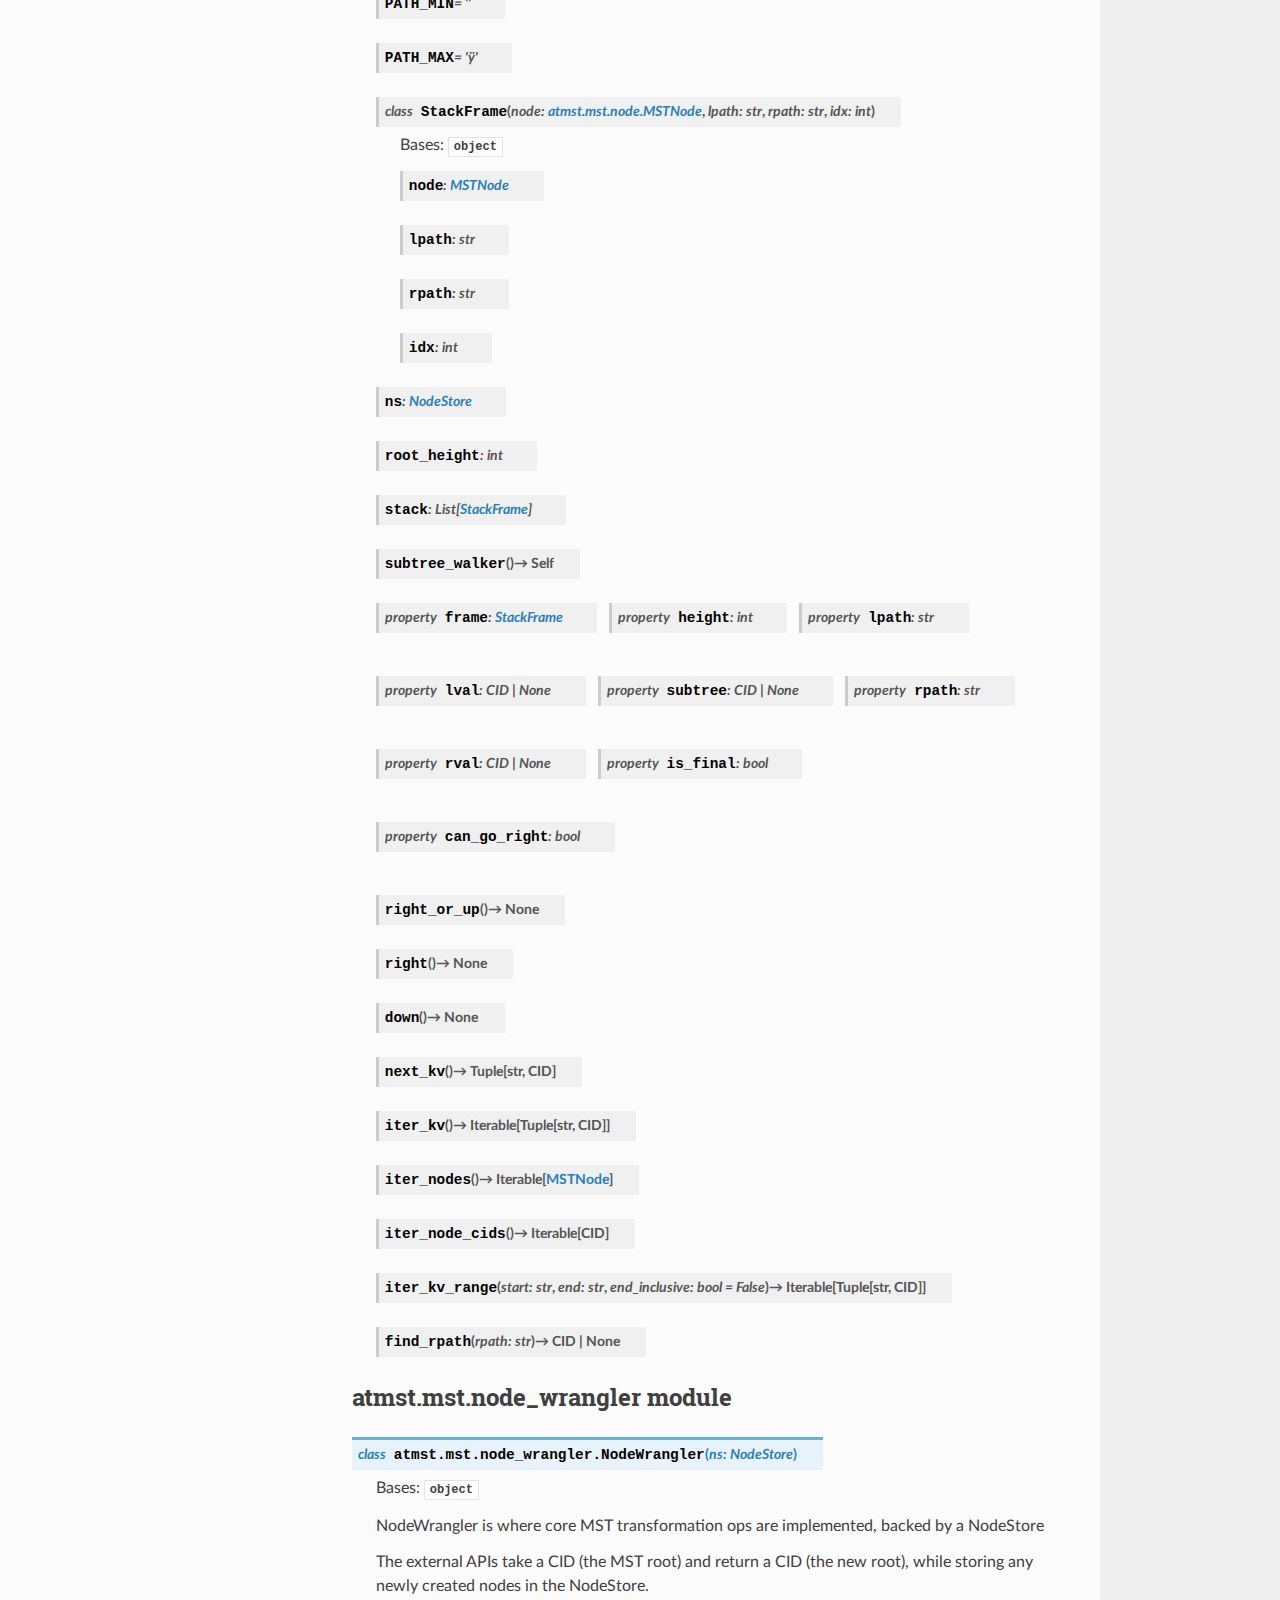
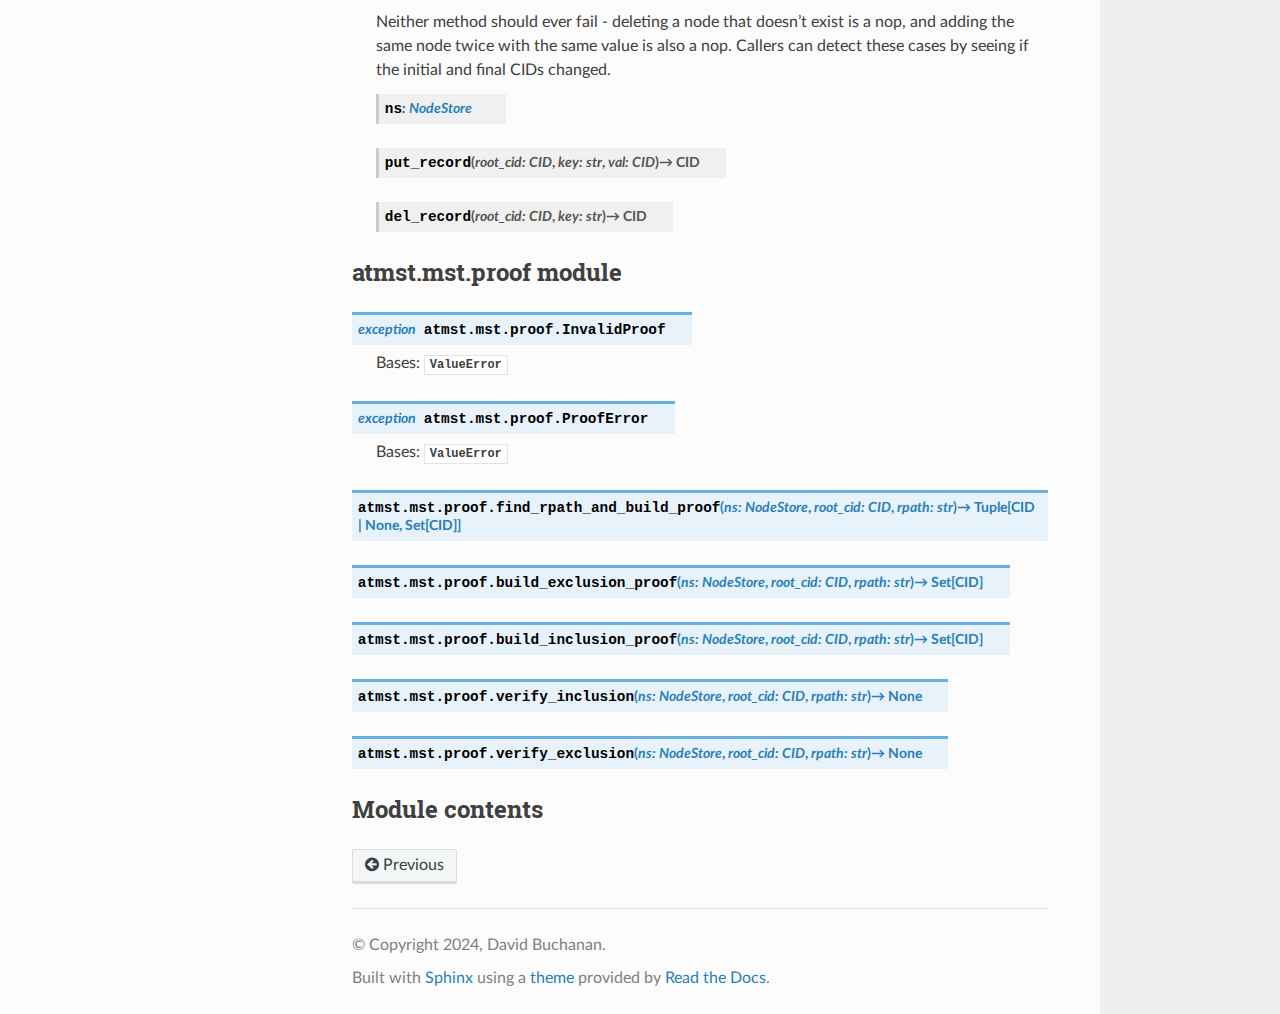
<file: atmst/_apidocs/atmst.mst.html>
<!DOCTYPE html>
<html class="writer-html5" lang="en" data-content_root="../">
<head>
  <meta charset="utf-8" /><meta name="viewport" content="width=device-width, initial-scale=1" />

  <meta name="viewport" content="width=device-width, initial-scale=1.0" />
  <title>atmst.mst package &mdash; atmst 0.0.1 documentation</title>
      <link rel="stylesheet" type="text/css" href="../_static/pygments.css?v=80d5e7a1" />
      <link rel="stylesheet" type="text/css" href="../_static/css/theme.css?v=e59714d7" />

  
      <script src="../_static/jquery.js?v=5d32c60e"></script>
      <script src="../_static/_sphinx_javascript_frameworks_compat.js?v=2cd50e6c"></script>
      <script src="../_static/documentation_options.js?v=d45e8c67"></script>
      <script src="../_static/doctools.js?v=9bcbadda"></script>
      <script src="../_static/sphinx_highlight.js?v=dc90522c"></script>
    <script src="../_static/js/theme.js"></script>
    <link rel="index" title="Index" href="../genindex.html" />
    <link rel="search" title="Search" href="../search.html" />
    <link rel="prev" title="atmst.blockstore package" href="atmst.blockstore.html" /> 
</head>

<body class="wy-body-for-nav"> 
  <div class="wy-grid-for-nav">
    <nav data-toggle="wy-nav-shift" class="wy-nav-side">
      <div class="wy-side-scroll">
        <div class="wy-side-nav-search" >

          
          
          <a href="../index.html" class="icon icon-home">
            atmst
          </a>
<div role="search">
  <form id="rtd-search-form" class="wy-form" action="../search.html" method="get">
    <input type="text" name="q" placeholder="Search docs" aria-label="Search docs" />
    <input type="hidden" name="check_keywords" value="yes" />
    <input type="hidden" name="area" value="default" />
  </form>
</div>
        </div><div class="wy-menu wy-menu-vertical" data-spy="affix" role="navigation" aria-label="Navigation menu">
              <p class="caption" role="heading"><span class="caption-text">Contents:</span></p>
<ul class="current">
<li class="toctree-l1"><a class="reference internal" href="../overview.html">Library Overview</a></li>
<li class="toctree-l1"><a class="reference internal" href="../cartool.html">cartool</a></li>
<li class="toctree-l1 current"><a class="reference internal" href="modules.html">atmst</a><ul class="current">
<li class="toctree-l2 current"><a class="reference internal" href="atmst.html">atmst package</a><ul class="current">
<li class="toctree-l3 current"><a class="reference internal" href="atmst.html#subpackages">Subpackages</a><ul class="current">
<li class="toctree-l4"><a class="reference internal" href="atmst.blockstore.html">atmst.blockstore package</a></li>
<li class="toctree-l4 current"><a class="current reference internal" href="#">atmst.mst package</a></li>
</ul>
</li>
<li class="toctree-l3"><a class="reference internal" href="atmst.html#submodules">Submodules</a></li>
<li class="toctree-l3"><a class="reference internal" href="atmst.html#module-atmst.cartool">atmst.cartool module</a></li>
<li class="toctree-l3"><a class="reference internal" href="atmst.html#module-atmst.util">atmst.util module</a></li>
<li class="toctree-l3"><a class="reference internal" href="atmst.html#module-atmst">Module contents</a></li>
</ul>
</li>
</ul>
</li>
</ul>

        </div>
      </div>
    </nav>

    <section data-toggle="wy-nav-shift" class="wy-nav-content-wrap"><nav class="wy-nav-top" aria-label="Mobile navigation menu" >
          <i data-toggle="wy-nav-top" class="fa fa-bars"></i>
          <a href="../index.html">atmst</a>
      </nav>

      <div class="wy-nav-content">
        <div class="rst-content">
          <div role="navigation" aria-label="Page navigation">
  <ul class="wy-breadcrumbs">
      <li><a href="../index.html" class="icon icon-home" aria-label="Home"></a></li>
          <li class="breadcrumb-item"><a href="modules.html">atmst</a></li>
          <li class="breadcrumb-item"><a href="atmst.html">atmst package</a></li>
      <li class="breadcrumb-item active">atmst.mst package</li>
      <li class="wy-breadcrumbs-aside">
            <a href="../_sources/_apidocs/atmst.mst.rst.txt" rel="nofollow"> View page source</a>
      </li>
  </ul>
  <hr/>
</div>
          <div role="main" class="document" itemscope="itemscope" itemtype="http://schema.org/Article">
           <div itemprop="articleBody">
             
  <section id="atmst-mst-package">
<h1>atmst.mst package<a class="headerlink" href="#atmst-mst-package" title="Link to this heading"></a></h1>
<section id="submodules">
<h2>Submodules<a class="headerlink" href="#submodules" title="Link to this heading"></a></h2>
</section>
<section id="module-atmst.mst.diff">
<span id="atmst-mst-diff-module"></span><h2>atmst.mst.diff module<a class="headerlink" href="#module-atmst.mst.diff" title="Link to this heading"></a></h2>
<dl class="py class">
<dt class="sig sig-object py" id="atmst.mst.diff.DeltaType">
<em class="property"><span class="pre">class</span><span class="w"> </span></em><span class="sig-prename descclassname"><span class="pre">atmst.mst.diff.</span></span><span class="sig-name descname"><span class="pre">DeltaType</span></span><span class="sig-paren">(</span><em class="sig-param"><span class="n"><span class="pre">value</span></span></em>, <em class="sig-param"><span class="n"><span class="pre">names</span></span><span class="o"><span class="pre">=</span></span><span class="default_value"><span class="pre">None</span></span></em>, <em class="sig-param"><span class="o"><span class="pre">*</span></span></em>, <em class="sig-param"><span class="n"><span class="pre">module</span></span><span class="o"><span class="pre">=</span></span><span class="default_value"><span class="pre">None</span></span></em>, <em class="sig-param"><span class="n"><span class="pre">qualname</span></span><span class="o"><span class="pre">=</span></span><span class="default_value"><span class="pre">None</span></span></em>, <em class="sig-param"><span class="n"><span class="pre">type</span></span><span class="o"><span class="pre">=</span></span><span class="default_value"><span class="pre">None</span></span></em>, <em class="sig-param"><span class="n"><span class="pre">start</span></span><span class="o"><span class="pre">=</span></span><span class="default_value"><span class="pre">1</span></span></em>, <em class="sig-param"><span class="n"><span class="pre">boundary</span></span><span class="o"><span class="pre">=</span></span><span class="default_value"><span class="pre">None</span></span></em><span class="sig-paren">)</span><a class="headerlink" href="#atmst.mst.diff.DeltaType" title="Link to this definition"></a></dt>
<dd><p>Bases: <code class="xref py py-class docutils literal notranslate"><span class="pre">Enum</span></code></p>
<dl class="py attribute">
<dt class="sig sig-object py" id="atmst.mst.diff.DeltaType.CREATED">
<span class="sig-name descname"><span class="pre">CREATED</span></span><em class="property"><span class="w"> </span><span class="p"><span class="pre">=</span></span><span class="w"> </span><span class="pre">1</span></em><a class="headerlink" href="#atmst.mst.diff.DeltaType.CREATED" title="Link to this definition"></a></dt>
<dd></dd></dl>

<dl class="py attribute">
<dt class="sig sig-object py" id="atmst.mst.diff.DeltaType.UPDATED">
<span class="sig-name descname"><span class="pre">UPDATED</span></span><em class="property"><span class="w"> </span><span class="p"><span class="pre">=</span></span><span class="w"> </span><span class="pre">2</span></em><a class="headerlink" href="#atmst.mst.diff.DeltaType.UPDATED" title="Link to this definition"></a></dt>
<dd></dd></dl>

<dl class="py attribute">
<dt class="sig sig-object py" id="atmst.mst.diff.DeltaType.DELETED">
<span class="sig-name descname"><span class="pre">DELETED</span></span><em class="property"><span class="w"> </span><span class="p"><span class="pre">=</span></span><span class="w"> </span><span class="pre">3</span></em><a class="headerlink" href="#atmst.mst.diff.DeltaType.DELETED" title="Link to this definition"></a></dt>
<dd></dd></dl>

</dd></dl>

<dl class="py class">
<dt class="sig sig-object py" id="atmst.mst.diff.RecordDelta">
<em class="property"><span class="pre">class</span><span class="w"> </span></em><span class="sig-prename descclassname"><span class="pre">atmst.mst.diff.</span></span><span class="sig-name descname"><span class="pre">RecordDelta</span></span><span class="sig-paren">(</span><em class="sig-param"><span class="n"><span class="pre">delta_type</span></span><span class="p"><span class="pre">:</span></span><span class="w"> </span><span class="n"><a class="reference internal" href="#atmst.mst.diff.DeltaType" title="atmst.mst.diff.DeltaType"><span class="pre">atmst.mst.diff.DeltaType</span></a></span></em>, <em class="sig-param"><span class="n"><span class="pre">path</span></span><span class="p"><span class="pre">:</span></span><span class="w"> </span><span class="n"><span class="pre">str</span></span></em>, <em class="sig-param"><span class="n"><span class="pre">prior_value</span></span><span class="p"><span class="pre">:</span></span><span class="w"> </span><span class="n"><span class="pre">cbrrr.CID</span><span class="w"> </span><span class="p"><span class="pre">|</span></span><span class="w"> </span><span class="pre">None</span></span></em>, <em class="sig-param"><span class="n"><span class="pre">later_value</span></span><span class="p"><span class="pre">:</span></span><span class="w"> </span><span class="n"><span class="pre">cbrrr.CID</span><span class="w"> </span><span class="p"><span class="pre">|</span></span><span class="w"> </span><span class="pre">None</span></span></em><span class="sig-paren">)</span><a class="headerlink" href="#atmst.mst.diff.RecordDelta" title="Link to this definition"></a></dt>
<dd><p>Bases: <code class="xref py py-class docutils literal notranslate"><span class="pre">object</span></code></p>
<dl class="py attribute">
<dt class="sig sig-object py" id="atmst.mst.diff.RecordDelta.delta_type">
<span class="sig-name descname"><span class="pre">delta_type</span></span><em class="property"><span class="p"><span class="pre">:</span></span><span class="w"> </span><a class="reference internal" href="#atmst.mst.diff.DeltaType" title="atmst.mst.diff.DeltaType"><span class="pre">DeltaType</span></a></em><a class="headerlink" href="#atmst.mst.diff.RecordDelta.delta_type" title="Link to this definition"></a></dt>
<dd></dd></dl>

<dl class="py attribute">
<dt class="sig sig-object py" id="atmst.mst.diff.RecordDelta.path">
<span class="sig-name descname"><span class="pre">path</span></span><em class="property"><span class="p"><span class="pre">:</span></span><span class="w"> </span><span class="pre">str</span></em><a class="headerlink" href="#atmst.mst.diff.RecordDelta.path" title="Link to this definition"></a></dt>
<dd></dd></dl>

<dl class="py attribute">
<dt class="sig sig-object py" id="atmst.mst.diff.RecordDelta.prior_value">
<span class="sig-name descname"><span class="pre">prior_value</span></span><em class="property"><span class="p"><span class="pre">:</span></span><span class="w"> </span><span class="pre">CID</span><span class="w"> </span><span class="p"><span class="pre">|</span></span><span class="w"> </span><span class="pre">None</span></em><a class="headerlink" href="#atmst.mst.diff.RecordDelta.prior_value" title="Link to this definition"></a></dt>
<dd></dd></dl>

<dl class="py attribute">
<dt class="sig sig-object py" id="atmst.mst.diff.RecordDelta.later_value">
<span class="sig-name descname"><span class="pre">later_value</span></span><em class="property"><span class="p"><span class="pre">:</span></span><span class="w"> </span><span class="pre">CID</span><span class="w"> </span><span class="p"><span class="pre">|</span></span><span class="w"> </span><span class="pre">None</span></em><a class="headerlink" href="#atmst.mst.diff.RecordDelta.later_value" title="Link to this definition"></a></dt>
<dd></dd></dl>

</dd></dl>

<dl class="py function">
<dt class="sig sig-object py" id="atmst.mst.diff.record_diff">
<span class="sig-prename descclassname"><span class="pre">atmst.mst.diff.</span></span><span class="sig-name descname"><span class="pre">record_diff</span></span><span class="sig-paren">(</span><em class="sig-param"><span class="n"><span class="pre">ns</span></span><span class="p"><span class="pre">:</span></span><span class="w"> </span><span class="n"><a class="reference internal" href="#atmst.mst.node_store.NodeStore" title="atmst.mst.node_store.NodeStore"><span class="pre">NodeStore</span></a></span></em>, <em class="sig-param"><span class="n"><span class="pre">created</span></span><span class="p"><span class="pre">:</span></span><span class="w"> </span><span class="n"><span class="pre">set</span><span class="p"><span class="pre">[</span></span><span class="pre">CID</span><span class="p"><span class="pre">]</span></span></span></em>, <em class="sig-param"><span class="n"><span class="pre">deleted</span></span><span class="p"><span class="pre">:</span></span><span class="w"> </span><span class="n"><span class="pre">set</span><span class="p"><span class="pre">[</span></span><span class="pre">CID</span><span class="p"><span class="pre">]</span></span></span></em><span class="sig-paren">)</span> <span class="sig-return"><span class="sig-return-icon">&#x2192;</span> <span class="sig-return-typehint"><span class="pre">Iterable</span><span class="p"><span class="pre">[</span></span><a class="reference internal" href="#atmst.mst.diff.RecordDelta" title="atmst.mst.diff.RecordDelta"><span class="pre">RecordDelta</span></a><span class="p"><span class="pre">]</span></span></span></span><a class="headerlink" href="#atmst.mst.diff.record_diff" title="Link to this definition"></a></dt>
<dd><p>Given two sets of MST nodes (for example, the result of <a class="reference internal" href="#atmst.mst.diff.mst_diff" title="atmst.mst.diff.mst_diff"><code class="xref py py-meth docutils literal notranslate"><span class="pre">mst_diff()</span></code></a>), this
returns an iterator of record changes.</p>
</dd></dl>

<dl class="py function">
<dt class="sig sig-object py" id="atmst.mst.diff.very_slow_mst_diff">
<span class="sig-prename descclassname"><span class="pre">atmst.mst.diff.</span></span><span class="sig-name descname"><span class="pre">very_slow_mst_diff</span></span><span class="sig-paren">(</span><em class="sig-param"><span class="n"><span class="pre">ns</span></span><span class="p"><span class="pre">:</span></span><span class="w"> </span><span class="n"><a class="reference internal" href="#atmst.mst.node_store.NodeStore" title="atmst.mst.node_store.NodeStore"><span class="pre">NodeStore</span></a></span></em>, <em class="sig-param"><span class="n"><span class="pre">root_a</span></span><span class="p"><span class="pre">:</span></span><span class="w"> </span><span class="n"><span class="pre">CID</span></span></em>, <em class="sig-param"><span class="n"><span class="pre">root_b</span></span><span class="p"><span class="pre">:</span></span><span class="w"> </span><span class="n"><span class="pre">CID</span></span></em><span class="sig-paren">)</span><a class="headerlink" href="#atmst.mst.diff.very_slow_mst_diff" title="Link to this definition"></a></dt>
<dd><p>This should return the same result as <a class="reference internal" href="#atmst.mst.diff.mst_diff" title="atmst.mst.diff.mst_diff"><code class="xref py py-meth docutils literal notranslate"><span class="pre">mst_diff()</span></code></a>, but it gets there in a slow
but much more obvious way (enumerating all nodes), so it’s useful for testing.</p>
<p>It’s actually faster for smaller trees, but it chokes on trees with thousands of nodes (especially if the NodeStore is slow).</p>
</dd></dl>

<dl class="py function">
<dt class="sig sig-object py" id="atmst.mst.diff.mst_diff">
<span class="sig-prename descclassname"><span class="pre">atmst.mst.diff.</span></span><span class="sig-name descname"><span class="pre">mst_diff</span></span><span class="sig-paren">(</span><em class="sig-param"><span class="n"><span class="pre">ns</span></span><span class="p"><span class="pre">:</span></span><span class="w"> </span><span class="n"><a class="reference internal" href="#atmst.mst.node_store.NodeStore" title="atmst.mst.node_store.NodeStore"><span class="pre">NodeStore</span></a></span></em>, <em class="sig-param"><span class="n"><span class="pre">root_a</span></span><span class="p"><span class="pre">:</span></span><span class="w"> </span><span class="n"><span class="pre">CID</span></span></em>, <em class="sig-param"><span class="n"><span class="pre">root_b</span></span><span class="p"><span class="pre">:</span></span><span class="w"> </span><span class="n"><span class="pre">CID</span></span></em><span class="sig-paren">)</span> <span class="sig-return"><span class="sig-return-icon">&#x2192;</span> <span class="sig-return-typehint"><span class="pre">Tuple</span><span class="p"><span class="pre">[</span></span><span class="pre">Set</span><span class="p"><span class="pre">[</span></span><span class="pre">CID</span><span class="p"><span class="pre">]</span></span><span class="p"><span class="pre">,</span></span><span class="w"> </span><span class="pre">Set</span><span class="p"><span class="pre">[</span></span><span class="pre">CID</span><span class="p"><span class="pre">]</span></span><span class="p"><span class="pre">]</span></span></span></span><a class="headerlink" href="#atmst.mst.diff.mst_diff" title="Link to this definition"></a></dt>
<dd><p>XXX: This implementation is not yet ready for prime-time!</p>
<p>Given two MST root node CIDs, efficiently compute the difference between the two trees. The result is two sets, holding the created and deleted MST nodes respectively (referenced by CIDs).</p>
</dd></dl>

</section>
<section id="module-atmst.mst.node">
<span id="atmst-mst-node-module"></span><h2>atmst.mst.node module<a class="headerlink" href="#module-atmst.mst.node" title="Link to this heading"></a></h2>
<dl class="py class">
<dt class="sig sig-object py" id="atmst.mst.node.MSTNode">
<em class="property"><span class="pre">class</span><span class="w"> </span></em><span class="sig-prename descclassname"><span class="pre">atmst.mst.node.</span></span><span class="sig-name descname"><span class="pre">MSTNode</span></span><span class="sig-paren">(</span><em class="sig-param"><span class="n"><span class="pre">keys</span></span><span class="p"><span class="pre">:</span></span><span class="w"> </span><span class="n"><span class="pre">Tuple</span><span class="p"><span class="pre">[</span></span><span class="pre">str</span><span class="p"><span class="pre">]</span></span></span></em>, <em class="sig-param"><span class="n"><span class="pre">vals</span></span><span class="p"><span class="pre">:</span></span><span class="w"> </span><span class="n"><span class="pre">Tuple</span><span class="p"><span class="pre">[</span></span><span class="pre">CID</span><span class="p"><span class="pre">]</span></span></span></em>, <em class="sig-param"><span class="n"><span class="pre">subtrees</span></span><span class="p"><span class="pre">:</span></span><span class="w"> </span><span class="n"><span class="pre">Tuple</span><span class="p"><span class="pre">[</span></span><span class="pre">CID</span><span class="w"> </span><span class="p"><span class="pre">|</span></span><span class="w"> </span><span class="pre">None</span><span class="p"><span class="pre">]</span></span></span></em><span class="sig-paren">)</span><a class="headerlink" href="#atmst.mst.node.MSTNode" title="Link to this definition"></a></dt>
<dd><p>Bases: <code class="xref py py-class docutils literal notranslate"><span class="pre">object</span></code></p>
<p>k/v pairs are interleaved between subtrees like so:</p>
<div class="highlight-default notranslate"><div class="highlight"><pre><span></span><span class="n">keys</span><span class="p">:</span>          <span class="p">(</span><span class="mi">0</span><span class="p">,</span>    <span class="mi">1</span><span class="p">,</span>    <span class="mi">2</span><span class="p">,</span>    <span class="mi">3</span><span class="p">)</span>
<span class="n">vals</span><span class="p">:</span>          <span class="p">(</span><span class="mi">0</span><span class="p">,</span>    <span class="mi">1</span><span class="p">,</span>    <span class="mi">2</span><span class="p">,</span>    <span class="mi">3</span><span class="p">)</span>
<span class="n">subtrees</span><span class="p">:</span>   <span class="p">(</span><span class="mi">0</span><span class="p">,</span>    <span class="mi">1</span><span class="p">,</span>    <span class="mi">2</span><span class="p">,</span>    <span class="mi">3</span><span class="p">,</span>    <span class="mi">4</span><span class="p">)</span>
</pre></div>
</div>
<p>If a method is implemented in this class, it’s because it’s a function/property
of a single node, as opposed to a whole tree</p>
<dl class="py attribute">
<dt class="sig sig-object py" id="atmst.mst.node.MSTNode.keys">
<span class="sig-name descname"><span class="pre">keys</span></span><em class="property"><span class="p"><span class="pre">:</span></span><span class="w"> </span><span class="pre">Tuple</span><span class="p"><span class="pre">[</span></span><span class="pre">str</span><span class="p"><span class="pre">]</span></span></em><a class="headerlink" href="#atmst.mst.node.MSTNode.keys" title="Link to this definition"></a></dt>
<dd></dd></dl>

<dl class="py attribute">
<dt class="sig sig-object py" id="atmst.mst.node.MSTNode.vals">
<span class="sig-name descname"><span class="pre">vals</span></span><em class="property"><span class="p"><span class="pre">:</span></span><span class="w"> </span><span class="pre">Tuple</span><span class="p"><span class="pre">[</span></span><span class="pre">CID</span><span class="p"><span class="pre">]</span></span></em><a class="headerlink" href="#atmst.mst.node.MSTNode.vals" title="Link to this definition"></a></dt>
<dd></dd></dl>

<dl class="py attribute">
<dt class="sig sig-object py" id="atmst.mst.node.MSTNode.subtrees">
<span class="sig-name descname"><span class="pre">subtrees</span></span><em class="property"><span class="p"><span class="pre">:</span></span><span class="w"> </span><span class="pre">Tuple</span><span class="p"><span class="pre">[</span></span><span class="pre">CID</span><span class="w"> </span><span class="p"><span class="pre">|</span></span><span class="w"> </span><span class="pre">None</span><span class="p"><span class="pre">]</span></span></em><a class="headerlink" href="#atmst.mst.node.MSTNode.subtrees" title="Link to this definition"></a></dt>
<dd></dd></dl>

<dl class="py method">
<dt class="sig sig-object py" id="atmst.mst.node.MSTNode.empty_root">
<em class="property"><span class="pre">classmethod</span><span class="w"> </span></em><span class="sig-name descname"><span class="pre">empty_root</span></span><span class="sig-paren">(</span><span class="sig-paren">)</span> <span class="sig-return"><span class="sig-return-icon">&#x2192;</span> <span class="sig-return-typehint"><span class="pre">Self</span></span></span><a class="headerlink" href="#atmst.mst.node.MSTNode.empty_root" title="Link to this definition"></a></dt>
<dd></dd></dl>

<dl class="py method">
<dt class="sig sig-object py" id="atmst.mst.node.MSTNode.key_height">
<em class="property"><span class="pre">static</span><span class="w"> </span></em><span class="sig-name descname"><span class="pre">key_height</span></span><span class="sig-paren">(</span><em class="sig-param"><span class="n"><span class="pre">key</span></span><span class="p"><span class="pre">:</span></span><span class="w"> </span><span class="n"><span class="pre">str</span></span></em><span class="sig-paren">)</span> <span class="sig-return"><span class="sig-return-icon">&#x2192;</span> <span class="sig-return-typehint"><span class="pre">int</span></span></span><a class="headerlink" href="#atmst.mst.node.MSTNode.key_height" title="Link to this definition"></a></dt>
<dd></dd></dl>

<dl class="py property">
<dt class="sig sig-object py" id="atmst.mst.node.MSTNode.cid">
<em class="property"><span class="pre">property</span><span class="w"> </span></em><span class="sig-name descname"><span class="pre">cid</span></span><em class="property"><span class="p"><span class="pre">:</span></span><span class="w"> </span><span class="pre">CID</span></em><a class="headerlink" href="#atmst.mst.node.MSTNode.cid" title="Link to this definition"></a></dt>
<dd></dd></dl>

<dl class="py property">
<dt class="sig sig-object py" id="atmst.mst.node.MSTNode.serialised">
<em class="property"><span class="pre">property</span><span class="w"> </span></em><span class="sig-name descname"><span class="pre">serialised</span></span><em class="property"><span class="p"><span class="pre">:</span></span><span class="w"> </span><span class="pre">bytes</span></em><a class="headerlink" href="#atmst.mst.node.MSTNode.serialised" title="Link to this definition"></a></dt>
<dd></dd></dl>

<dl class="py method">
<dt class="sig sig-object py" id="atmst.mst.node.MSTNode.deserialise">
<em class="property"><span class="pre">classmethod</span><span class="w"> </span></em><span class="sig-name descname"><span class="pre">deserialise</span></span><span class="sig-paren">(</span><em class="sig-param"><span class="n"><span class="pre">data</span></span><span class="p"><span class="pre">:</span></span><span class="w"> </span><span class="n"><span class="pre">bytes</span></span></em><span class="sig-paren">)</span> <span class="sig-return"><span class="sig-return-icon">&#x2192;</span> <span class="sig-return-typehint"><span class="pre">Self</span></span></span><a class="headerlink" href="#atmst.mst.node.MSTNode.deserialise" title="Link to this definition"></a></dt>
<dd></dd></dl>

<dl class="py method">
<dt class="sig sig-object py" id="atmst.mst.node.MSTNode.is_empty">
<span class="sig-name descname"><span class="pre">is_empty</span></span><span class="sig-paren">(</span><span class="sig-paren">)</span> <span class="sig-return"><span class="sig-return-icon">&#x2192;</span> <span class="sig-return-typehint"><span class="pre">bool</span></span></span><a class="headerlink" href="#atmst.mst.node.MSTNode.is_empty" title="Link to this definition"></a></dt>
<dd></dd></dl>

<dl class="py property">
<dt class="sig sig-object py" id="atmst.mst.node.MSTNode.maybe_height">
<em class="property"><span class="pre">property</span><span class="w"> </span></em><span class="sig-name descname"><span class="pre">maybe_height</span></span><em class="property"><span class="p"><span class="pre">:</span></span><span class="w"> </span><span class="pre">int</span><span class="w"> </span><span class="p"><span class="pre">|</span></span><span class="w"> </span><span class="pre">None</span></em><a class="headerlink" href="#atmst.mst.node.MSTNode.maybe_height" title="Link to this definition"></a></dt>
<dd></dd></dl>

<dl class="py method">
<dt class="sig sig-object py" id="atmst.mst.node.MSTNode.definitely_height">
<span class="sig-name descname"><span class="pre">definitely_height</span></span><span class="sig-paren">(</span><span class="sig-paren">)</span> <span class="sig-return"><span class="sig-return-icon">&#x2192;</span> <span class="sig-return-typehint"><span class="pre">int</span></span></span><a class="headerlink" href="#atmst.mst.node.MSTNode.definitely_height" title="Link to this definition"></a></dt>
<dd></dd></dl>

<dl class="py method">
<dt class="sig sig-object py" id="atmst.mst.node.MSTNode.gte_index">
<span class="sig-name descname"><span class="pre">gte_index</span></span><span class="sig-paren">(</span><em class="sig-param"><span class="n"><span class="pre">key</span></span><span class="p"><span class="pre">:</span></span><span class="w"> </span><span class="n"><span class="pre">str</span></span></em><span class="sig-paren">)</span> <span class="sig-return"><span class="sig-return-icon">&#x2192;</span> <span class="sig-return-typehint"><span class="pre">int</span></span></span><a class="headerlink" href="#atmst.mst.node.MSTNode.gte_index" title="Link to this definition"></a></dt>
<dd><p>find the index of the first key greater than or equal to the specified key
if all keys are smaller, it returns len(keys)</p>
</dd></dl>

</dd></dl>

</section>
<section id="module-atmst.mst.node_store">
<span id="atmst-mst-node-store-module"></span><h2>atmst.mst.node_store module<a class="headerlink" href="#module-atmst.mst.node_store" title="Link to this heading"></a></h2>
<dl class="py class">
<dt class="sig sig-object py" id="atmst.mst.node_store.NodeStore">
<em class="property"><span class="pre">class</span><span class="w"> </span></em><span class="sig-prename descclassname"><span class="pre">atmst.mst.node_store.</span></span><span class="sig-name descname"><span class="pre">NodeStore</span></span><span class="sig-paren">(</span><em class="sig-param"><span class="n"><span class="pre">bs</span></span><span class="p"><span class="pre">:</span></span><span class="w"> </span><span class="n"><a class="reference internal" href="atmst.blockstore.html#atmst.blockstore.BlockStore" title="atmst.blockstore.BlockStore"><span class="pre">BlockStore</span></a></span></em><span class="sig-paren">)</span><a class="headerlink" href="#atmst.mst.node_store.NodeStore" title="Link to this definition"></a></dt>
<dd><p>Bases: <code class="xref py py-class docutils literal notranslate"><span class="pre">object</span></code></p>
<p>NodeStore wraps a BlockStore to provide a more ergonomic interface
for loading and storing MSTNodes</p>
<dl class="py attribute">
<dt class="sig sig-object py" id="atmst.mst.node_store.NodeStore.bs">
<span class="sig-name descname"><span class="pre">bs</span></span><em class="property"><span class="p"><span class="pre">:</span></span><span class="w"> </span><a class="reference internal" href="atmst.blockstore.html#atmst.blockstore.BlockStore" title="atmst.blockstore.BlockStore"><span class="pre">BlockStore</span></a></em><a class="headerlink" href="#atmst.mst.node_store.NodeStore.bs" title="Link to this definition"></a></dt>
<dd></dd></dl>

<dl class="py attribute">
<dt class="sig sig-object py" id="atmst.mst.node_store.NodeStore.cache">
<span class="sig-name descname"><span class="pre">cache</span></span><em class="property"><span class="p"><span class="pre">:</span></span><span class="w"> </span><span class="pre">Dict</span><span class="p"><span class="pre">[</span></span><span class="pre">CID</span><span class="w"> </span><span class="p"><span class="pre">|</span></span><span class="w"> </span><span class="pre">None</span><span class="p"><span class="pre">,</span></span><span class="w"> </span><a class="reference internal" href="#atmst.mst.node.MSTNode" title="atmst.mst.node.MSTNode"><span class="pre">MSTNode</span></a><span class="p"><span class="pre">]</span></span></em><a class="headerlink" href="#atmst.mst.node_store.NodeStore.cache" title="Link to this definition"></a></dt>
<dd></dd></dl>

<dl class="py method">
<dt class="sig sig-object py" id="atmst.mst.node_store.NodeStore.get_node">
<span class="sig-name descname"><span class="pre">get_node</span></span><span class="sig-paren">(</span><em class="sig-param"><span class="n"><span class="pre">cid</span></span><span class="p"><span class="pre">:</span></span><span class="w"> </span><span class="n"><span class="pre">CID</span><span class="w"> </span><span class="p"><span class="pre">|</span></span><span class="w"> </span><span class="pre">None</span></span></em><span class="sig-paren">)</span> <span class="sig-return"><span class="sig-return-icon">&#x2192;</span> <span class="sig-return-typehint"><a class="reference internal" href="#atmst.mst.node.MSTNode" title="atmst.mst.node.MSTNode"><span class="pre">MSTNode</span></a></span></span><a class="headerlink" href="#atmst.mst.node_store.NodeStore.get_node" title="Link to this definition"></a></dt>
<dd></dd></dl>

<dl class="py method">
<dt class="sig sig-object py" id="atmst.mst.node_store.NodeStore.stored_node">
<span class="sig-name descname"><span class="pre">stored_node</span></span><span class="sig-paren">(</span><em class="sig-param"><span class="n"><span class="pre">node</span></span><span class="p"><span class="pre">:</span></span><span class="w"> </span><span class="n"><a class="reference internal" href="#atmst.mst.node.MSTNode" title="atmst.mst.node.MSTNode"><span class="pre">MSTNode</span></a></span></em><span class="sig-paren">)</span> <span class="sig-return"><span class="sig-return-icon">&#x2192;</span> <span class="sig-return-typehint"><a class="reference internal" href="#atmst.mst.node.MSTNode" title="atmst.mst.node.MSTNode"><span class="pre">MSTNode</span></a></span></span><a class="headerlink" href="#atmst.mst.node_store.NodeStore.stored_node" title="Link to this definition"></a></dt>
<dd></dd></dl>

<dl class="py method">
<dt class="sig sig-object py" id="atmst.mst.node_store.NodeStore.pretty">
<span class="sig-name descname"><span class="pre">pretty</span></span><span class="sig-paren">(</span><em class="sig-param"><span class="n"><span class="pre">node_cid</span></span><span class="p"><span class="pre">:</span></span><span class="w"> </span><span class="n"><span class="pre">CID</span><span class="w"> </span><span class="p"><span class="pre">|</span></span><span class="w"> </span><span class="pre">None</span></span></em><span class="sig-paren">)</span> <span class="sig-return"><span class="sig-return-icon">&#x2192;</span> <span class="sig-return-typehint"><span class="pre">str</span></span></span><a class="headerlink" href="#atmst.mst.node_store.NodeStore.pretty" title="Link to this definition"></a></dt>
<dd></dd></dl>

</dd></dl>

</section>
<section id="module-atmst.mst.node_walker">
<span id="atmst-mst-node-walker-module"></span><h2>atmst.mst.node_walker module<a class="headerlink" href="#module-atmst.mst.node_walker" title="Link to this heading"></a></h2>
<dl class="py class">
<dt class="sig sig-object py" id="atmst.mst.node_walker.NodeWalker">
<em class="property"><span class="pre">class</span><span class="w"> </span></em><span class="sig-prename descclassname"><span class="pre">atmst.mst.node_walker.</span></span><span class="sig-name descname"><span class="pre">NodeWalker</span></span><span class="sig-paren">(</span><em class="sig-param"><span class="n"><span class="pre">ns</span></span><span class="p"><span class="pre">:</span></span><span class="w"> </span><span class="n"><a class="reference internal" href="#atmst.mst.node_store.NodeStore" title="atmst.mst.node_store.NodeStore"><span class="pre">NodeStore</span></a></span></em>, <em class="sig-param"><span class="n"><span class="pre">root_cid</span></span><span class="p"><span class="pre">:</span></span><span class="w"> </span><span class="n"><span class="pre">CID</span><span class="w"> </span><span class="p"><span class="pre">|</span></span><span class="w"> </span><span class="pre">None</span></span></em>, <em class="sig-param"><span class="n"><span class="pre">lpath</span></span><span class="p"><span class="pre">:</span></span><span class="w"> </span><span class="n"><span class="pre">str</span></span><span class="w"> </span><span class="o"><span class="pre">=</span></span><span class="w"> </span><span class="default_value"><span class="pre">''</span></span></em>, <em class="sig-param"><span class="n"><span class="pre">rpath</span></span><span class="p"><span class="pre">:</span></span><span class="w"> </span><span class="n"><span class="pre">str</span></span><span class="w"> </span><span class="o"><span class="pre">=</span></span><span class="w"> </span><span class="default_value"><span class="pre">'ÿ'</span></span></em>, <em class="sig-param"><span class="n"><span class="pre">trusted</span></span><span class="p"><span class="pre">:</span></span><span class="w"> </span><span class="n"><span class="pre">bool</span></span><span class="w"> </span><span class="o"><span class="pre">=</span></span><span class="w"> </span><span class="default_value"><span class="pre">False</span></span></em>, <em class="sig-param"><span class="n"><span class="pre">root_height</span></span><span class="p"><span class="pre">:</span></span><span class="w"> </span><span class="n"><span class="pre">int</span><span class="w"> </span><span class="p"><span class="pre">|</span></span><span class="w"> </span><span class="pre">None</span></span><span class="w"> </span><span class="o"><span class="pre">=</span></span><span class="w"> </span><span class="default_value"><span class="pre">None</span></span></em><span class="sig-paren">)</span><a class="headerlink" href="#atmst.mst.node_walker.NodeWalker" title="Link to this definition"></a></dt>
<dd><p>Bases: <code class="xref py py-class docutils literal notranslate"><span class="pre">object</span></code></p>
<p>NodeWalker makes implementing tree diffing and other MST query ops more
convenient (but it does not, itself, implement them).</p>
<p>A NodeWalker starts off at the root of a tree, and can walk along or recurse
down into subtrees.</p>
<p>Walking “off the end” of a subtree brings you back up to its next non-empty parent.</p>
<p>Recall MSTNode layout:</p>
<div class="highlight-default notranslate"><div class="highlight"><pre><span></span><span class="n">keys</span><span class="p">:</span>  <span class="p">(</span><span class="n">lpath</span><span class="p">)</span>  <span class="p">(</span><span class="mi">0</span><span class="p">,</span>    <span class="mi">1</span><span class="p">,</span>    <span class="mi">2</span><span class="p">,</span>    <span class="mi">3</span><span class="p">)</span>  <span class="p">(</span><span class="n">rpath</span><span class="p">)</span>
<span class="n">vals</span><span class="p">:</span>           <span class="p">(</span><span class="mi">0</span><span class="p">,</span>    <span class="mi">1</span><span class="p">,</span>    <span class="mi">2</span><span class="p">,</span>    <span class="mi">3</span><span class="p">)</span>
<span class="n">subtrees</span><span class="p">:</span>    <span class="p">(</span><span class="mi">0</span><span class="p">,</span>    <span class="mi">1</span><span class="p">,</span>    <span class="mi">2</span><span class="p">,</span>    <span class="mi">3</span><span class="p">,</span>    <span class="mi">4</span><span class="p">)</span>
</pre></div>
</div>
<dl class="py attribute">
<dt class="sig sig-object py" id="atmst.mst.node_walker.NodeWalker.PATH_MIN">
<span class="sig-name descname"><span class="pre">PATH_MIN</span></span><em class="property"><span class="w"> </span><span class="p"><span class="pre">=</span></span><span class="w"> </span><span class="pre">''</span></em><a class="headerlink" href="#atmst.mst.node_walker.NodeWalker.PATH_MIN" title="Link to this definition"></a></dt>
<dd></dd></dl>

<dl class="py attribute">
<dt class="sig sig-object py" id="atmst.mst.node_walker.NodeWalker.PATH_MAX">
<span class="sig-name descname"><span class="pre">PATH_MAX</span></span><em class="property"><span class="w"> </span><span class="p"><span class="pre">=</span></span><span class="w"> </span><span class="pre">'ÿ'</span></em><a class="headerlink" href="#atmst.mst.node_walker.NodeWalker.PATH_MAX" title="Link to this definition"></a></dt>
<dd></dd></dl>

<dl class="py class">
<dt class="sig sig-object py" id="atmst.mst.node_walker.NodeWalker.StackFrame">
<em class="property"><span class="pre">class</span><span class="w"> </span></em><span class="sig-name descname"><span class="pre">StackFrame</span></span><span class="sig-paren">(</span><em class="sig-param"><span class="n"><span class="pre">node</span></span><span class="p"><span class="pre">:</span></span><span class="w"> </span><span class="n"><a class="reference internal" href="#atmst.mst.node.MSTNode" title="atmst.mst.node.MSTNode"><span class="pre">atmst.mst.node.MSTNode</span></a></span></em>, <em class="sig-param"><span class="n"><span class="pre">lpath</span></span><span class="p"><span class="pre">:</span></span><span class="w"> </span><span class="n"><span class="pre">str</span></span></em>, <em class="sig-param"><span class="n"><span class="pre">rpath</span></span><span class="p"><span class="pre">:</span></span><span class="w"> </span><span class="n"><span class="pre">str</span></span></em>, <em class="sig-param"><span class="n"><span class="pre">idx</span></span><span class="p"><span class="pre">:</span></span><span class="w"> </span><span class="n"><span class="pre">int</span></span></em><span class="sig-paren">)</span><a class="headerlink" href="#atmst.mst.node_walker.NodeWalker.StackFrame" title="Link to this definition"></a></dt>
<dd><p>Bases: <code class="xref py py-class docutils literal notranslate"><span class="pre">object</span></code></p>
<dl class="py attribute">
<dt class="sig sig-object py" id="atmst.mst.node_walker.NodeWalker.StackFrame.node">
<span class="sig-name descname"><span class="pre">node</span></span><em class="property"><span class="p"><span class="pre">:</span></span><span class="w"> </span><a class="reference internal" href="#atmst.mst.node.MSTNode" title="atmst.mst.node.MSTNode"><span class="pre">MSTNode</span></a></em><a class="headerlink" href="#atmst.mst.node_walker.NodeWalker.StackFrame.node" title="Link to this definition"></a></dt>
<dd></dd></dl>

<dl class="py attribute">
<dt class="sig sig-object py" id="atmst.mst.node_walker.NodeWalker.StackFrame.lpath">
<span class="sig-name descname"><span class="pre">lpath</span></span><em class="property"><span class="p"><span class="pre">:</span></span><span class="w"> </span><span class="pre">str</span></em><a class="headerlink" href="#atmst.mst.node_walker.NodeWalker.StackFrame.lpath" title="Link to this definition"></a></dt>
<dd></dd></dl>

<dl class="py attribute">
<dt class="sig sig-object py" id="atmst.mst.node_walker.NodeWalker.StackFrame.rpath">
<span class="sig-name descname"><span class="pre">rpath</span></span><em class="property"><span class="p"><span class="pre">:</span></span><span class="w"> </span><span class="pre">str</span></em><a class="headerlink" href="#atmst.mst.node_walker.NodeWalker.StackFrame.rpath" title="Link to this definition"></a></dt>
<dd></dd></dl>

<dl class="py attribute">
<dt class="sig sig-object py" id="atmst.mst.node_walker.NodeWalker.StackFrame.idx">
<span class="sig-name descname"><span class="pre">idx</span></span><em class="property"><span class="p"><span class="pre">:</span></span><span class="w"> </span><span class="pre">int</span></em><a class="headerlink" href="#atmst.mst.node_walker.NodeWalker.StackFrame.idx" title="Link to this definition"></a></dt>
<dd></dd></dl>

</dd></dl>

<dl class="py attribute">
<dt class="sig sig-object py" id="atmst.mst.node_walker.NodeWalker.ns">
<span class="sig-name descname"><span class="pre">ns</span></span><em class="property"><span class="p"><span class="pre">:</span></span><span class="w"> </span><a class="reference internal" href="#atmst.mst.node_store.NodeStore" title="atmst.mst.node_store.NodeStore"><span class="pre">NodeStore</span></a></em><a class="headerlink" href="#atmst.mst.node_walker.NodeWalker.ns" title="Link to this definition"></a></dt>
<dd></dd></dl>

<dl class="py attribute">
<dt class="sig sig-object py" id="atmst.mst.node_walker.NodeWalker.root_height">
<span class="sig-name descname"><span class="pre">root_height</span></span><em class="property"><span class="p"><span class="pre">:</span></span><span class="w"> </span><span class="pre">int</span></em><a class="headerlink" href="#atmst.mst.node_walker.NodeWalker.root_height" title="Link to this definition"></a></dt>
<dd></dd></dl>

<dl class="py attribute">
<dt class="sig sig-object py" id="atmst.mst.node_walker.NodeWalker.stack">
<span class="sig-name descname"><span class="pre">stack</span></span><em class="property"><span class="p"><span class="pre">:</span></span><span class="w"> </span><span class="pre">List</span><span class="p"><span class="pre">[</span></span><a class="reference internal" href="#atmst.mst.node_walker.NodeWalker.StackFrame" title="atmst.mst.node_walker.NodeWalker.StackFrame"><span class="pre">StackFrame</span></a><span class="p"><span class="pre">]</span></span></em><a class="headerlink" href="#atmst.mst.node_walker.NodeWalker.stack" title="Link to this definition"></a></dt>
<dd></dd></dl>

<dl class="py method">
<dt class="sig sig-object py" id="atmst.mst.node_walker.NodeWalker.subtree_walker">
<span class="sig-name descname"><span class="pre">subtree_walker</span></span><span class="sig-paren">(</span><span class="sig-paren">)</span> <span class="sig-return"><span class="sig-return-icon">&#x2192;</span> <span class="sig-return-typehint"><span class="pre">Self</span></span></span><a class="headerlink" href="#atmst.mst.node_walker.NodeWalker.subtree_walker" title="Link to this definition"></a></dt>
<dd></dd></dl>

<dl class="py property">
<dt class="sig sig-object py" id="atmst.mst.node_walker.NodeWalker.frame">
<em class="property"><span class="pre">property</span><span class="w"> </span></em><span class="sig-name descname"><span class="pre">frame</span></span><em class="property"><span class="p"><span class="pre">:</span></span><span class="w"> </span><a class="reference internal" href="#atmst.mst.node_walker.NodeWalker.StackFrame" title="atmst.mst.node_walker.NodeWalker.StackFrame"><span class="pre">StackFrame</span></a></em><a class="headerlink" href="#atmst.mst.node_walker.NodeWalker.frame" title="Link to this definition"></a></dt>
<dd></dd></dl>

<dl class="py property">
<dt class="sig sig-object py" id="atmst.mst.node_walker.NodeWalker.height">
<em class="property"><span class="pre">property</span><span class="w"> </span></em><span class="sig-name descname"><span class="pre">height</span></span><em class="property"><span class="p"><span class="pre">:</span></span><span class="w"> </span><span class="pre">int</span></em><a class="headerlink" href="#atmst.mst.node_walker.NodeWalker.height" title="Link to this definition"></a></dt>
<dd></dd></dl>

<dl class="py property">
<dt class="sig sig-object py" id="atmst.mst.node_walker.NodeWalker.lpath">
<em class="property"><span class="pre">property</span><span class="w"> </span></em><span class="sig-name descname"><span class="pre">lpath</span></span><em class="property"><span class="p"><span class="pre">:</span></span><span class="w"> </span><span class="pre">str</span></em><a class="headerlink" href="#atmst.mst.node_walker.NodeWalker.lpath" title="Link to this definition"></a></dt>
<dd></dd></dl>

<dl class="py property">
<dt class="sig sig-object py" id="atmst.mst.node_walker.NodeWalker.lval">
<em class="property"><span class="pre">property</span><span class="w"> </span></em><span class="sig-name descname"><span class="pre">lval</span></span><em class="property"><span class="p"><span class="pre">:</span></span><span class="w"> </span><span class="pre">CID</span><span class="w"> </span><span class="p"><span class="pre">|</span></span><span class="w"> </span><span class="pre">None</span></em><a class="headerlink" href="#atmst.mst.node_walker.NodeWalker.lval" title="Link to this definition"></a></dt>
<dd></dd></dl>

<dl class="py property">
<dt class="sig sig-object py" id="atmst.mst.node_walker.NodeWalker.subtree">
<em class="property"><span class="pre">property</span><span class="w"> </span></em><span class="sig-name descname"><span class="pre">subtree</span></span><em class="property"><span class="p"><span class="pre">:</span></span><span class="w"> </span><span class="pre">CID</span><span class="w"> </span><span class="p"><span class="pre">|</span></span><span class="w"> </span><span class="pre">None</span></em><a class="headerlink" href="#atmst.mst.node_walker.NodeWalker.subtree" title="Link to this definition"></a></dt>
<dd></dd></dl>

<dl class="py property">
<dt class="sig sig-object py" id="atmst.mst.node_walker.NodeWalker.rpath">
<em class="property"><span class="pre">property</span><span class="w"> </span></em><span class="sig-name descname"><span class="pre">rpath</span></span><em class="property"><span class="p"><span class="pre">:</span></span><span class="w"> </span><span class="pre">str</span></em><a class="headerlink" href="#atmst.mst.node_walker.NodeWalker.rpath" title="Link to this definition"></a></dt>
<dd></dd></dl>

<dl class="py property">
<dt class="sig sig-object py" id="atmst.mst.node_walker.NodeWalker.rval">
<em class="property"><span class="pre">property</span><span class="w"> </span></em><span class="sig-name descname"><span class="pre">rval</span></span><em class="property"><span class="p"><span class="pre">:</span></span><span class="w"> </span><span class="pre">CID</span><span class="w"> </span><span class="p"><span class="pre">|</span></span><span class="w"> </span><span class="pre">None</span></em><a class="headerlink" href="#atmst.mst.node_walker.NodeWalker.rval" title="Link to this definition"></a></dt>
<dd></dd></dl>

<dl class="py property">
<dt class="sig sig-object py" id="atmst.mst.node_walker.NodeWalker.is_final">
<em class="property"><span class="pre">property</span><span class="w"> </span></em><span class="sig-name descname"><span class="pre">is_final</span></span><em class="property"><span class="p"><span class="pre">:</span></span><span class="w"> </span><span class="pre">bool</span></em><a class="headerlink" href="#atmst.mst.node_walker.NodeWalker.is_final" title="Link to this definition"></a></dt>
<dd></dd></dl>

<dl class="py property">
<dt class="sig sig-object py" id="atmst.mst.node_walker.NodeWalker.can_go_right">
<em class="property"><span class="pre">property</span><span class="w"> </span></em><span class="sig-name descname"><span class="pre">can_go_right</span></span><em class="property"><span class="p"><span class="pre">:</span></span><span class="w"> </span><span class="pre">bool</span></em><a class="headerlink" href="#atmst.mst.node_walker.NodeWalker.can_go_right" title="Link to this definition"></a></dt>
<dd></dd></dl>

<dl class="py method">
<dt class="sig sig-object py" id="atmst.mst.node_walker.NodeWalker.right_or_up">
<span class="sig-name descname"><span class="pre">right_or_up</span></span><span class="sig-paren">(</span><span class="sig-paren">)</span> <span class="sig-return"><span class="sig-return-icon">&#x2192;</span> <span class="sig-return-typehint"><span class="pre">None</span></span></span><a class="headerlink" href="#atmst.mst.node_walker.NodeWalker.right_or_up" title="Link to this definition"></a></dt>
<dd></dd></dl>

<dl class="py method">
<dt class="sig sig-object py" id="atmst.mst.node_walker.NodeWalker.right">
<span class="sig-name descname"><span class="pre">right</span></span><span class="sig-paren">(</span><span class="sig-paren">)</span> <span class="sig-return"><span class="sig-return-icon">&#x2192;</span> <span class="sig-return-typehint"><span class="pre">None</span></span></span><a class="headerlink" href="#atmst.mst.node_walker.NodeWalker.right" title="Link to this definition"></a></dt>
<dd></dd></dl>

<dl class="py method">
<dt class="sig sig-object py" id="atmst.mst.node_walker.NodeWalker.down">
<span class="sig-name descname"><span class="pre">down</span></span><span class="sig-paren">(</span><span class="sig-paren">)</span> <span class="sig-return"><span class="sig-return-icon">&#x2192;</span> <span class="sig-return-typehint"><span class="pre">None</span></span></span><a class="headerlink" href="#atmst.mst.node_walker.NodeWalker.down" title="Link to this definition"></a></dt>
<dd></dd></dl>

<dl class="py method">
<dt class="sig sig-object py" id="atmst.mst.node_walker.NodeWalker.next_kv">
<span class="sig-name descname"><span class="pre">next_kv</span></span><span class="sig-paren">(</span><span class="sig-paren">)</span> <span class="sig-return"><span class="sig-return-icon">&#x2192;</span> <span class="sig-return-typehint"><span class="pre">Tuple</span><span class="p"><span class="pre">[</span></span><span class="pre">str</span><span class="p"><span class="pre">,</span></span><span class="w"> </span><span class="pre">CID</span><span class="p"><span class="pre">]</span></span></span></span><a class="headerlink" href="#atmst.mst.node_walker.NodeWalker.next_kv" title="Link to this definition"></a></dt>
<dd></dd></dl>

<dl class="py method">
<dt class="sig sig-object py" id="atmst.mst.node_walker.NodeWalker.iter_kv">
<span class="sig-name descname"><span class="pre">iter_kv</span></span><span class="sig-paren">(</span><span class="sig-paren">)</span> <span class="sig-return"><span class="sig-return-icon">&#x2192;</span> <span class="sig-return-typehint"><span class="pre">Iterable</span><span class="p"><span class="pre">[</span></span><span class="pre">Tuple</span><span class="p"><span class="pre">[</span></span><span class="pre">str</span><span class="p"><span class="pre">,</span></span><span class="w"> </span><span class="pre">CID</span><span class="p"><span class="pre">]</span></span><span class="p"><span class="pre">]</span></span></span></span><a class="headerlink" href="#atmst.mst.node_walker.NodeWalker.iter_kv" title="Link to this definition"></a></dt>
<dd></dd></dl>

<dl class="py method">
<dt class="sig sig-object py" id="atmst.mst.node_walker.NodeWalker.iter_nodes">
<span class="sig-name descname"><span class="pre">iter_nodes</span></span><span class="sig-paren">(</span><span class="sig-paren">)</span> <span class="sig-return"><span class="sig-return-icon">&#x2192;</span> <span class="sig-return-typehint"><span class="pre">Iterable</span><span class="p"><span class="pre">[</span></span><a class="reference internal" href="#atmst.mst.node.MSTNode" title="atmst.mst.node.MSTNode"><span class="pre">MSTNode</span></a><span class="p"><span class="pre">]</span></span></span></span><a class="headerlink" href="#atmst.mst.node_walker.NodeWalker.iter_nodes" title="Link to this definition"></a></dt>
<dd></dd></dl>

<dl class="py method">
<dt class="sig sig-object py" id="atmst.mst.node_walker.NodeWalker.iter_node_cids">
<span class="sig-name descname"><span class="pre">iter_node_cids</span></span><span class="sig-paren">(</span><span class="sig-paren">)</span> <span class="sig-return"><span class="sig-return-icon">&#x2192;</span> <span class="sig-return-typehint"><span class="pre">Iterable</span><span class="p"><span class="pre">[</span></span><span class="pre">CID</span><span class="p"><span class="pre">]</span></span></span></span><a class="headerlink" href="#atmst.mst.node_walker.NodeWalker.iter_node_cids" title="Link to this definition"></a></dt>
<dd></dd></dl>

<dl class="py method">
<dt class="sig sig-object py" id="atmst.mst.node_walker.NodeWalker.iter_kv_range">
<span class="sig-name descname"><span class="pre">iter_kv_range</span></span><span class="sig-paren">(</span><em class="sig-param"><span class="n"><span class="pre">start</span></span><span class="p"><span class="pre">:</span></span><span class="w"> </span><span class="n"><span class="pre">str</span></span></em>, <em class="sig-param"><span class="n"><span class="pre">end</span></span><span class="p"><span class="pre">:</span></span><span class="w"> </span><span class="n"><span class="pre">str</span></span></em>, <em class="sig-param"><span class="n"><span class="pre">end_inclusive</span></span><span class="p"><span class="pre">:</span></span><span class="w"> </span><span class="n"><span class="pre">bool</span></span><span class="w"> </span><span class="o"><span class="pre">=</span></span><span class="w"> </span><span class="default_value"><span class="pre">False</span></span></em><span class="sig-paren">)</span> <span class="sig-return"><span class="sig-return-icon">&#x2192;</span> <span class="sig-return-typehint"><span class="pre">Iterable</span><span class="p"><span class="pre">[</span></span><span class="pre">Tuple</span><span class="p"><span class="pre">[</span></span><span class="pre">str</span><span class="p"><span class="pre">,</span></span><span class="w"> </span><span class="pre">CID</span><span class="p"><span class="pre">]</span></span><span class="p"><span class="pre">]</span></span></span></span><a class="headerlink" href="#atmst.mst.node_walker.NodeWalker.iter_kv_range" title="Link to this definition"></a></dt>
<dd></dd></dl>

<dl class="py method">
<dt class="sig sig-object py" id="atmst.mst.node_walker.NodeWalker.find_rpath">
<span class="sig-name descname"><span class="pre">find_rpath</span></span><span class="sig-paren">(</span><em class="sig-param"><span class="n"><span class="pre">rpath</span></span><span class="p"><span class="pre">:</span></span><span class="w"> </span><span class="n"><span class="pre">str</span></span></em><span class="sig-paren">)</span> <span class="sig-return"><span class="sig-return-icon">&#x2192;</span> <span class="sig-return-typehint"><span class="pre">CID</span><span class="w"> </span><span class="p"><span class="pre">|</span></span><span class="w"> </span><span class="pre">None</span></span></span><a class="headerlink" href="#atmst.mst.node_walker.NodeWalker.find_rpath" title="Link to this definition"></a></dt>
<dd></dd></dl>

</dd></dl>

</section>
<section id="module-atmst.mst.node_wrangler">
<span id="atmst-mst-node-wrangler-module"></span><h2>atmst.mst.node_wrangler module<a class="headerlink" href="#module-atmst.mst.node_wrangler" title="Link to this heading"></a></h2>
<dl class="py class">
<dt class="sig sig-object py" id="atmst.mst.node_wrangler.NodeWrangler">
<em class="property"><span class="pre">class</span><span class="w"> </span></em><span class="sig-prename descclassname"><span class="pre">atmst.mst.node_wrangler.</span></span><span class="sig-name descname"><span class="pre">NodeWrangler</span></span><span class="sig-paren">(</span><em class="sig-param"><span class="n"><span class="pre">ns</span></span><span class="p"><span class="pre">:</span></span><span class="w"> </span><span class="n"><a class="reference internal" href="#atmst.mst.node_store.NodeStore" title="atmst.mst.node_store.NodeStore"><span class="pre">NodeStore</span></a></span></em><span class="sig-paren">)</span><a class="headerlink" href="#atmst.mst.node_wrangler.NodeWrangler" title="Link to this definition"></a></dt>
<dd><p>Bases: <code class="xref py py-class docutils literal notranslate"><span class="pre">object</span></code></p>
<p>NodeWrangler is where core MST transformation ops are implemented, backed
by a NodeStore</p>
<p>The external APIs take a CID (the MST root) and return a CID (the new root),
while storing any newly created nodes in the NodeStore.</p>
<p>Neither method should ever fail - deleting a node that doesn’t exist is a nop,
and adding the same node twice with the same value is also a nop. Callers
can detect these cases by seeing if the initial and final CIDs changed.</p>
<dl class="py attribute">
<dt class="sig sig-object py" id="atmst.mst.node_wrangler.NodeWrangler.ns">
<span class="sig-name descname"><span class="pre">ns</span></span><em class="property"><span class="p"><span class="pre">:</span></span><span class="w"> </span><a class="reference internal" href="#atmst.mst.node_store.NodeStore" title="atmst.mst.node_store.NodeStore"><span class="pre">NodeStore</span></a></em><a class="headerlink" href="#atmst.mst.node_wrangler.NodeWrangler.ns" title="Link to this definition"></a></dt>
<dd></dd></dl>

<dl class="py method">
<dt class="sig sig-object py" id="atmst.mst.node_wrangler.NodeWrangler.put_record">
<span class="sig-name descname"><span class="pre">put_record</span></span><span class="sig-paren">(</span><em class="sig-param"><span class="n"><span class="pre">root_cid</span></span><span class="p"><span class="pre">:</span></span><span class="w"> </span><span class="n"><span class="pre">CID</span></span></em>, <em class="sig-param"><span class="n"><span class="pre">key</span></span><span class="p"><span class="pre">:</span></span><span class="w"> </span><span class="n"><span class="pre">str</span></span></em>, <em class="sig-param"><span class="n"><span class="pre">val</span></span><span class="p"><span class="pre">:</span></span><span class="w"> </span><span class="n"><span class="pre">CID</span></span></em><span class="sig-paren">)</span> <span class="sig-return"><span class="sig-return-icon">&#x2192;</span> <span class="sig-return-typehint"><span class="pre">CID</span></span></span><a class="headerlink" href="#atmst.mst.node_wrangler.NodeWrangler.put_record" title="Link to this definition"></a></dt>
<dd></dd></dl>

<dl class="py method">
<dt class="sig sig-object py" id="atmst.mst.node_wrangler.NodeWrangler.del_record">
<span class="sig-name descname"><span class="pre">del_record</span></span><span class="sig-paren">(</span><em class="sig-param"><span class="n"><span class="pre">root_cid</span></span><span class="p"><span class="pre">:</span></span><span class="w"> </span><span class="n"><span class="pre">CID</span></span></em>, <em class="sig-param"><span class="n"><span class="pre">key</span></span><span class="p"><span class="pre">:</span></span><span class="w"> </span><span class="n"><span class="pre">str</span></span></em><span class="sig-paren">)</span> <span class="sig-return"><span class="sig-return-icon">&#x2192;</span> <span class="sig-return-typehint"><span class="pre">CID</span></span></span><a class="headerlink" href="#atmst.mst.node_wrangler.NodeWrangler.del_record" title="Link to this definition"></a></dt>
<dd></dd></dl>

</dd></dl>

</section>
<section id="module-atmst.mst.proof">
<span id="atmst-mst-proof-module"></span><h2>atmst.mst.proof module<a class="headerlink" href="#module-atmst.mst.proof" title="Link to this heading"></a></h2>
<dl class="py exception">
<dt class="sig sig-object py" id="atmst.mst.proof.InvalidProof">
<em class="property"><span class="pre">exception</span><span class="w"> </span></em><span class="sig-prename descclassname"><span class="pre">atmst.mst.proof.</span></span><span class="sig-name descname"><span class="pre">InvalidProof</span></span><a class="headerlink" href="#atmst.mst.proof.InvalidProof" title="Link to this definition"></a></dt>
<dd><p>Bases: <code class="xref py py-class docutils literal notranslate"><span class="pre">ValueError</span></code></p>
</dd></dl>

<dl class="py exception">
<dt class="sig sig-object py" id="atmst.mst.proof.ProofError">
<em class="property"><span class="pre">exception</span><span class="w"> </span></em><span class="sig-prename descclassname"><span class="pre">atmst.mst.proof.</span></span><span class="sig-name descname"><span class="pre">ProofError</span></span><a class="headerlink" href="#atmst.mst.proof.ProofError" title="Link to this definition"></a></dt>
<dd><p>Bases: <code class="xref py py-class docutils literal notranslate"><span class="pre">ValueError</span></code></p>
</dd></dl>

<dl class="py function">
<dt class="sig sig-object py" id="atmst.mst.proof.find_rpath_and_build_proof">
<span class="sig-prename descclassname"><span class="pre">atmst.mst.proof.</span></span><span class="sig-name descname"><span class="pre">find_rpath_and_build_proof</span></span><span class="sig-paren">(</span><em class="sig-param"><span class="n"><span class="pre">ns</span></span><span class="p"><span class="pre">:</span></span><span class="w"> </span><span class="n"><a class="reference internal" href="#atmst.mst.node_store.NodeStore" title="atmst.mst.node_store.NodeStore"><span class="pre">NodeStore</span></a></span></em>, <em class="sig-param"><span class="n"><span class="pre">root_cid</span></span><span class="p"><span class="pre">:</span></span><span class="w"> </span><span class="n"><span class="pre">CID</span></span></em>, <em class="sig-param"><span class="n"><span class="pre">rpath</span></span><span class="p"><span class="pre">:</span></span><span class="w"> </span><span class="n"><span class="pre">str</span></span></em><span class="sig-paren">)</span> <span class="sig-return"><span class="sig-return-icon">&#x2192;</span> <span class="sig-return-typehint"><span class="pre">Tuple</span><span class="p"><span class="pre">[</span></span><span class="pre">CID</span><span class="w"> </span><span class="p"><span class="pre">|</span></span><span class="w"> </span><span class="pre">None</span><span class="p"><span class="pre">,</span></span><span class="w"> </span><span class="pre">Set</span><span class="p"><span class="pre">[</span></span><span class="pre">CID</span><span class="p"><span class="pre">]</span></span><span class="p"><span class="pre">]</span></span></span></span><a class="headerlink" href="#atmst.mst.proof.find_rpath_and_build_proof" title="Link to this definition"></a></dt>
<dd></dd></dl>

<dl class="py function">
<dt class="sig sig-object py" id="atmst.mst.proof.build_exclusion_proof">
<span class="sig-prename descclassname"><span class="pre">atmst.mst.proof.</span></span><span class="sig-name descname"><span class="pre">build_exclusion_proof</span></span><span class="sig-paren">(</span><em class="sig-param"><span class="n"><span class="pre">ns</span></span><span class="p"><span class="pre">:</span></span><span class="w"> </span><span class="n"><a class="reference internal" href="#atmst.mst.node_store.NodeStore" title="atmst.mst.node_store.NodeStore"><span class="pre">NodeStore</span></a></span></em>, <em class="sig-param"><span class="n"><span class="pre">root_cid</span></span><span class="p"><span class="pre">:</span></span><span class="w"> </span><span class="n"><span class="pre">CID</span></span></em>, <em class="sig-param"><span class="n"><span class="pre">rpath</span></span><span class="p"><span class="pre">:</span></span><span class="w"> </span><span class="n"><span class="pre">str</span></span></em><span class="sig-paren">)</span> <span class="sig-return"><span class="sig-return-icon">&#x2192;</span> <span class="sig-return-typehint"><span class="pre">Set</span><span class="p"><span class="pre">[</span></span><span class="pre">CID</span><span class="p"><span class="pre">]</span></span></span></span><a class="headerlink" href="#atmst.mst.proof.build_exclusion_proof" title="Link to this definition"></a></dt>
<dd></dd></dl>

<dl class="py function">
<dt class="sig sig-object py" id="atmst.mst.proof.build_inclusion_proof">
<span class="sig-prename descclassname"><span class="pre">atmst.mst.proof.</span></span><span class="sig-name descname"><span class="pre">build_inclusion_proof</span></span><span class="sig-paren">(</span><em class="sig-param"><span class="n"><span class="pre">ns</span></span><span class="p"><span class="pre">:</span></span><span class="w"> </span><span class="n"><a class="reference internal" href="#atmst.mst.node_store.NodeStore" title="atmst.mst.node_store.NodeStore"><span class="pre">NodeStore</span></a></span></em>, <em class="sig-param"><span class="n"><span class="pre">root_cid</span></span><span class="p"><span class="pre">:</span></span><span class="w"> </span><span class="n"><span class="pre">CID</span></span></em>, <em class="sig-param"><span class="n"><span class="pre">rpath</span></span><span class="p"><span class="pre">:</span></span><span class="w"> </span><span class="n"><span class="pre">str</span></span></em><span class="sig-paren">)</span> <span class="sig-return"><span class="sig-return-icon">&#x2192;</span> <span class="sig-return-typehint"><span class="pre">Set</span><span class="p"><span class="pre">[</span></span><span class="pre">CID</span><span class="p"><span class="pre">]</span></span></span></span><a class="headerlink" href="#atmst.mst.proof.build_inclusion_proof" title="Link to this definition"></a></dt>
<dd></dd></dl>

<dl class="py function">
<dt class="sig sig-object py" id="atmst.mst.proof.verify_inclusion">
<span class="sig-prename descclassname"><span class="pre">atmst.mst.proof.</span></span><span class="sig-name descname"><span class="pre">verify_inclusion</span></span><span class="sig-paren">(</span><em class="sig-param"><span class="n"><span class="pre">ns</span></span><span class="p"><span class="pre">:</span></span><span class="w"> </span><span class="n"><a class="reference internal" href="#atmst.mst.node_store.NodeStore" title="atmst.mst.node_store.NodeStore"><span class="pre">NodeStore</span></a></span></em>, <em class="sig-param"><span class="n"><span class="pre">root_cid</span></span><span class="p"><span class="pre">:</span></span><span class="w"> </span><span class="n"><span class="pre">CID</span></span></em>, <em class="sig-param"><span class="n"><span class="pre">rpath</span></span><span class="p"><span class="pre">:</span></span><span class="w"> </span><span class="n"><span class="pre">str</span></span></em><span class="sig-paren">)</span> <span class="sig-return"><span class="sig-return-icon">&#x2192;</span> <span class="sig-return-typehint"><span class="pre">None</span></span></span><a class="headerlink" href="#atmst.mst.proof.verify_inclusion" title="Link to this definition"></a></dt>
<dd></dd></dl>

<dl class="py function">
<dt class="sig sig-object py" id="atmst.mst.proof.verify_exclusion">
<span class="sig-prename descclassname"><span class="pre">atmst.mst.proof.</span></span><span class="sig-name descname"><span class="pre">verify_exclusion</span></span><span class="sig-paren">(</span><em class="sig-param"><span class="n"><span class="pre">ns</span></span><span class="p"><span class="pre">:</span></span><span class="w"> </span><span class="n"><a class="reference internal" href="#atmst.mst.node_store.NodeStore" title="atmst.mst.node_store.NodeStore"><span class="pre">NodeStore</span></a></span></em>, <em class="sig-param"><span class="n"><span class="pre">root_cid</span></span><span class="p"><span class="pre">:</span></span><span class="w"> </span><span class="n"><span class="pre">CID</span></span></em>, <em class="sig-param"><span class="n"><span class="pre">rpath</span></span><span class="p"><span class="pre">:</span></span><span class="w"> </span><span class="n"><span class="pre">str</span></span></em><span class="sig-paren">)</span> <span class="sig-return"><span class="sig-return-icon">&#x2192;</span> <span class="sig-return-typehint"><span class="pre">None</span></span></span><a class="headerlink" href="#atmst.mst.proof.verify_exclusion" title="Link to this definition"></a></dt>
<dd></dd></dl>

</section>
<section id="module-atmst.mst">
<span id="module-contents"></span><h2>Module contents<a class="headerlink" href="#module-atmst.mst" title="Link to this heading"></a></h2>
</section>
</section>


           </div>
          </div>
          <footer><div class="rst-footer-buttons" role="navigation" aria-label="Footer">
        <a href="atmst.blockstore.html" class="btn btn-neutral float-left" title="atmst.blockstore package" accesskey="p" rel="prev"><span class="fa fa-arrow-circle-left" aria-hidden="true"></span> Previous</a>
    </div>

  <hr/>

  <div role="contentinfo">
    <p>&#169; Copyright 2024, David Buchanan.</p>
  </div>

  Built with <a href="https://www.sphinx-doc.org/">Sphinx</a> using a
    <a href="https://github.com/readthedocs/sphinx_rtd_theme">theme</a>
    provided by <a href="https://readthedocs.org">Read the Docs</a>.
   

</footer>
        </div>
      </div>
    </section>
  </div>
  <script>
      jQuery(function () {
          SphinxRtdTheme.Navigation.enable(true);
      });
  </script> 

</body>
</html>
</file>
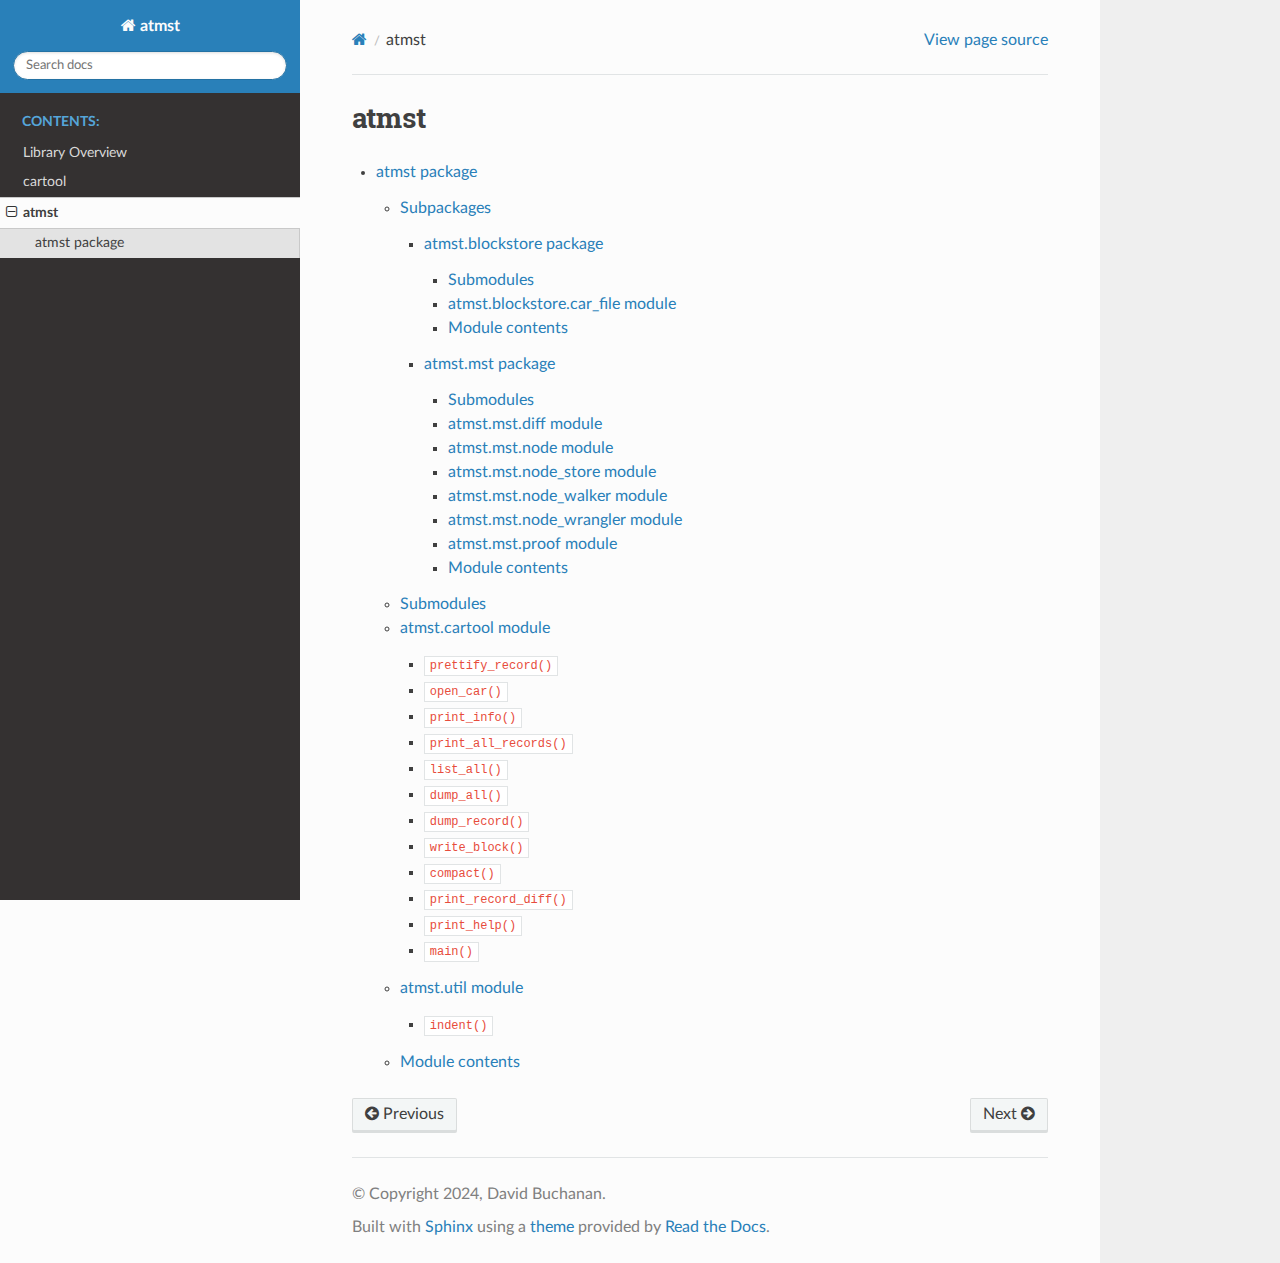
<file: atmst/_apidocs/modules.html>
<!DOCTYPE html>
<html class="writer-html5" lang="en" data-content_root="../">
<head>
  <meta charset="utf-8" /><meta name="viewport" content="width=device-width, initial-scale=1" />

  <meta name="viewport" content="width=device-width, initial-scale=1.0" />
  <title>atmst &mdash; atmst 0.0.1 documentation</title>
      <link rel="stylesheet" type="text/css" href="../_static/pygments.css?v=80d5e7a1" />
      <link rel="stylesheet" type="text/css" href="../_static/css/theme.css?v=e59714d7" />

  
      <script src="../_static/jquery.js?v=5d32c60e"></script>
      <script src="../_static/_sphinx_javascript_frameworks_compat.js?v=2cd50e6c"></script>
      <script src="../_static/documentation_options.js?v=d45e8c67"></script>
      <script src="../_static/doctools.js?v=9bcbadda"></script>
      <script src="../_static/sphinx_highlight.js?v=dc90522c"></script>
    <script src="../_static/js/theme.js"></script>
    <link rel="index" title="Index" href="../genindex.html" />
    <link rel="search" title="Search" href="../search.html" />
    <link rel="next" title="atmst package" href="atmst.html" />
    <link rel="prev" title="cartool" href="../cartool.html" /> 
</head>

<body class="wy-body-for-nav"> 
  <div class="wy-grid-for-nav">
    <nav data-toggle="wy-nav-shift" class="wy-nav-side">
      <div class="wy-side-scroll">
        <div class="wy-side-nav-search" >

          
          
          <a href="../index.html" class="icon icon-home">
            atmst
          </a>
<div role="search">
  <form id="rtd-search-form" class="wy-form" action="../search.html" method="get">
    <input type="text" name="q" placeholder="Search docs" aria-label="Search docs" />
    <input type="hidden" name="check_keywords" value="yes" />
    <input type="hidden" name="area" value="default" />
  </form>
</div>
        </div><div class="wy-menu wy-menu-vertical" data-spy="affix" role="navigation" aria-label="Navigation menu">
              <p class="caption" role="heading"><span class="caption-text">Contents:</span></p>
<ul class="current">
<li class="toctree-l1"><a class="reference internal" href="../overview.html">Library Overview</a></li>
<li class="toctree-l1"><a class="reference internal" href="../cartool.html">cartool</a></li>
<li class="toctree-l1 current"><a class="current reference internal" href="#">atmst</a><ul>
<li class="toctree-l2"><a class="reference internal" href="atmst.html">atmst package</a></li>
</ul>
</li>
</ul>

        </div>
      </div>
    </nav>

    <section data-toggle="wy-nav-shift" class="wy-nav-content-wrap"><nav class="wy-nav-top" aria-label="Mobile navigation menu" >
          <i data-toggle="wy-nav-top" class="fa fa-bars"></i>
          <a href="../index.html">atmst</a>
      </nav>

      <div class="wy-nav-content">
        <div class="rst-content">
          <div role="navigation" aria-label="Page navigation">
  <ul class="wy-breadcrumbs">
      <li><a href="../index.html" class="icon icon-home" aria-label="Home"></a></li>
      <li class="breadcrumb-item active">atmst</li>
      <li class="wy-breadcrumbs-aside">
            <a href="../_sources/_apidocs/modules.rst.txt" rel="nofollow"> View page source</a>
      </li>
  </ul>
  <hr/>
</div>
          <div role="main" class="document" itemscope="itemscope" itemtype="http://schema.org/Article">
           <div itemprop="articleBody">
             
  <section id="atmst">
<h1>atmst<a class="headerlink" href="#atmst" title="Link to this heading"></a></h1>
<div class="toctree-wrapper compound">
<ul>
<li class="toctree-l1"><a class="reference internal" href="atmst.html">atmst package</a><ul>
<li class="toctree-l2"><a class="reference internal" href="atmst.html#subpackages">Subpackages</a><ul>
<li class="toctree-l3"><a class="reference internal" href="atmst.blockstore.html">atmst.blockstore package</a><ul>
<li class="toctree-l4"><a class="reference internal" href="atmst.blockstore.html#submodules">Submodules</a></li>
<li class="toctree-l4"><a class="reference internal" href="atmst.blockstore.html#module-atmst.blockstore.car_file">atmst.blockstore.car_file module</a></li>
<li class="toctree-l4"><a class="reference internal" href="atmst.blockstore.html#module-atmst.blockstore">Module contents</a></li>
</ul>
</li>
<li class="toctree-l3"><a class="reference internal" href="atmst.mst.html">atmst.mst package</a><ul>
<li class="toctree-l4"><a class="reference internal" href="atmst.mst.html#submodules">Submodules</a></li>
<li class="toctree-l4"><a class="reference internal" href="atmst.mst.html#module-atmst.mst.diff">atmst.mst.diff module</a></li>
<li class="toctree-l4"><a class="reference internal" href="atmst.mst.html#module-atmst.mst.node">atmst.mst.node module</a></li>
<li class="toctree-l4"><a class="reference internal" href="atmst.mst.html#module-atmst.mst.node_store">atmst.mst.node_store module</a></li>
<li class="toctree-l4"><a class="reference internal" href="atmst.mst.html#module-atmst.mst.node_walker">atmst.mst.node_walker module</a></li>
<li class="toctree-l4"><a class="reference internal" href="atmst.mst.html#module-atmst.mst.node_wrangler">atmst.mst.node_wrangler module</a></li>
<li class="toctree-l4"><a class="reference internal" href="atmst.mst.html#module-atmst.mst.proof">atmst.mst.proof module</a></li>
<li class="toctree-l4"><a class="reference internal" href="atmst.mst.html#module-atmst.mst">Module contents</a></li>
</ul>
</li>
</ul>
</li>
<li class="toctree-l2"><a class="reference internal" href="atmst.html#submodules">Submodules</a></li>
<li class="toctree-l2"><a class="reference internal" href="atmst.html#module-atmst.cartool">atmst.cartool module</a><ul>
<li class="toctree-l3"><a class="reference internal" href="atmst.html#atmst.cartool.prettify_record"><code class="docutils literal notranslate"><span class="pre">prettify_record()</span></code></a></li>
<li class="toctree-l3"><a class="reference internal" href="atmst.html#atmst.cartool.open_car"><code class="docutils literal notranslate"><span class="pre">open_car()</span></code></a></li>
<li class="toctree-l3"><a class="reference internal" href="atmst.html#atmst.cartool.print_info"><code class="docutils literal notranslate"><span class="pre">print_info()</span></code></a></li>
<li class="toctree-l3"><a class="reference internal" href="atmst.html#atmst.cartool.print_all_records"><code class="docutils literal notranslate"><span class="pre">print_all_records()</span></code></a></li>
<li class="toctree-l3"><a class="reference internal" href="atmst.html#atmst.cartool.list_all"><code class="docutils literal notranslate"><span class="pre">list_all()</span></code></a></li>
<li class="toctree-l3"><a class="reference internal" href="atmst.html#atmst.cartool.dump_all"><code class="docutils literal notranslate"><span class="pre">dump_all()</span></code></a></li>
<li class="toctree-l3"><a class="reference internal" href="atmst.html#atmst.cartool.dump_record"><code class="docutils literal notranslate"><span class="pre">dump_record()</span></code></a></li>
<li class="toctree-l3"><a class="reference internal" href="atmst.html#atmst.cartool.write_block"><code class="docutils literal notranslate"><span class="pre">write_block()</span></code></a></li>
<li class="toctree-l3"><a class="reference internal" href="atmst.html#atmst.cartool.compact"><code class="docutils literal notranslate"><span class="pre">compact()</span></code></a></li>
<li class="toctree-l3"><a class="reference internal" href="atmst.html#atmst.cartool.print_record_diff"><code class="docutils literal notranslate"><span class="pre">print_record_diff()</span></code></a></li>
<li class="toctree-l3"><a class="reference internal" href="atmst.html#atmst.cartool.print_help"><code class="docutils literal notranslate"><span class="pre">print_help()</span></code></a></li>
<li class="toctree-l3"><a class="reference internal" href="atmst.html#atmst.cartool.main"><code class="docutils literal notranslate"><span class="pre">main()</span></code></a></li>
</ul>
</li>
<li class="toctree-l2"><a class="reference internal" href="atmst.html#module-atmst.util">atmst.util module</a><ul>
<li class="toctree-l3"><a class="reference internal" href="atmst.html#atmst.util.indent"><code class="docutils literal notranslate"><span class="pre">indent()</span></code></a></li>
</ul>
</li>
<li class="toctree-l2"><a class="reference internal" href="atmst.html#module-atmst">Module contents</a></li>
</ul>
</li>
</ul>
</div>
</section>


           </div>
          </div>
          <footer><div class="rst-footer-buttons" role="navigation" aria-label="Footer">
        <a href="../cartool.html" class="btn btn-neutral float-left" title="cartool" accesskey="p" rel="prev"><span class="fa fa-arrow-circle-left" aria-hidden="true"></span> Previous</a>
        <a href="atmst.html" class="btn btn-neutral float-right" title="atmst package" accesskey="n" rel="next">Next <span class="fa fa-arrow-circle-right" aria-hidden="true"></span></a>
    </div>

  <hr/>

  <div role="contentinfo">
    <p>&#169; Copyright 2024, David Buchanan.</p>
  </div>

  Built with <a href="https://www.sphinx-doc.org/">Sphinx</a> using a
    <a href="https://github.com/readthedocs/sphinx_rtd_theme">theme</a>
    provided by <a href="https://readthedocs.org">Read the Docs</a>.
   

</footer>
        </div>
      </div>
    </section>
  </div>
  <script>
      jQuery(function () {
          SphinxRtdTheme.Navigation.enable(true);
      });
  </script> 

</body>
</html>
</file>
<file: atmst/_static/pygments.css>
pre { line-height: 125%; }
td.linenos .normal { color: inherit; background-color: transparent; padding-left: 5px; padding-right: 5px; }
span.linenos { color: inherit; background-color: transparent; padding-left: 5px; padding-right: 5px; }
td.linenos .special { color: #000000; background-color: #ffffc0; padding-left: 5px; padding-right: 5px; }
span.linenos.special { color: #000000; background-color: #ffffc0; padding-left: 5px; padding-right: 5px; }
.highlight .hll { background-color: #ffffcc }
.highlight { background: #f8f8f8; }
.highlight .c { color: #3D7B7B; font-style: italic } /* Comment */
.highlight .err { border: 1px solid #FF0000 } /* Error */
.highlight .k { color: #008000; font-weight: bold } /* Keyword */
.highlight .o { color: #666666 } /* Operator */
.highlight .ch { color: #3D7B7B; font-style: italic } /* Comment.Hashbang */
.highlight .cm { color: #3D7B7B; font-style: italic } /* Comment.Multiline */
.highlight .cp { color: #9C6500 } /* Comment.Preproc */
.highlight .cpf { color: #3D7B7B; font-style: italic } /* Comment.PreprocFile */
.highlight .c1 { color: #3D7B7B; font-style: italic } /* Comment.Single */
.highlight .cs { color: #3D7B7B; font-style: italic } /* Comment.Special */
.highlight .gd { color: #A00000 } /* Generic.Deleted */
.highlight .ge { font-style: italic } /* Generic.Emph */
.highlight .ges { font-weight: bold; font-style: italic } /* Generic.EmphStrong */
.highlight .gr { color: #E40000 } /* Generic.Error */
.highlight .gh { color: #000080; font-weight: bold } /* Generic.Heading */
.highlight .gi { color: #008400 } /* Generic.Inserted */
.highlight .go { color: #717171 } /* Generic.Output */
.highlight .gp { color: #000080; font-weight: bold } /* Generic.Prompt */
.highlight .gs { font-weight: bold } /* Generic.Strong */
.highlight .gu { color: #800080; font-weight: bold } /* Generic.Subheading */
.highlight .gt { color: #0044DD } /* Generic.Traceback */
.highlight .kc { color: #008000; font-weight: bold } /* Keyword.Constant */
.highlight .kd { color: #008000; font-weight: bold } /* Keyword.Declaration */
.highlight .kn { color: #008000; font-weight: bold } /* Keyword.Namespace */
.highlight .kp { color: #008000 } /* Keyword.Pseudo */
.highlight .kr { color: #008000; font-weight: bold } /* Keyword.Reserved */
.highlight .kt { color: #B00040 } /* Keyword.Type */
.highlight .m { color: #666666 } /* Literal.Number */
.highlight .s { color: #BA2121 } /* Literal.String */
.highlight .na { color: #687822 } /* Name.Attribute */
.highlight .nb { color: #008000 } /* Name.Builtin */
.highlight .nc { color: #0000FF; font-weight: bold } /* Name.Class */
.highlight .no { color: #880000 } /* Name.Constant */
.highlight .nd { color: #AA22FF } /* Name.Decorator */
.highlight .ni { color: #717171; font-weight: bold } /* Name.Entity */
.highlight .ne { color: #CB3F38; font-weight: bold } /* Name.Exception */
.highlight .nf { color: #0000FF } /* Name.Function */
.highlight .nl { color: #767600 } /* Name.Label */
.highlight .nn { color: #0000FF; font-weight: bold } /* Name.Namespace */
.highlight .nt { color: #008000; font-weight: bold } /* Name.Tag */
.highlight .nv { color: #19177C } /* Name.Variable */
.highlight .ow { color: #AA22FF; font-weight: bold } /* Operator.Word */
.highlight .w { color: #bbbbbb } /* Text.Whitespace */
.highlight .mb { color: #666666 } /* Literal.Number.Bin */
.highlight .mf { color: #666666 } /* Literal.Number.Float */
.highlight .mh { color: #666666 } /* Literal.Number.Hex */
.highlight .mi { color: #666666 } /* Literal.Number.Integer */
.highlight .mo { color: #666666 } /* Literal.Number.Oct */
.highlight .sa { color: #BA2121 } /* Literal.String.Affix */
.highlight .sb { color: #BA2121 } /* Literal.String.Backtick */
.highlight .sc { color: #BA2121 } /* Literal.String.Char */
.highlight .dl { color: #BA2121 } /* Literal.String.Delimiter */
.highlight .sd { color: #BA2121; font-style: italic } /* Literal.String.Doc */
.highlight .s2 { color: #BA2121 } /* Literal.String.Double */
.highlight .se { color: #AA5D1F; font-weight: bold } /* Literal.String.Escape */
.highlight .sh { color: #BA2121 } /* Literal.String.Heredoc */
.highlight .si { color: #A45A77; font-weight: bold } /* Literal.String.Interpol */
.highlight .sx { color: #008000 } /* Literal.String.Other */
.highlight .sr { color: #A45A77 } /* Literal.String.Regex */
.highlight .s1 { color: #BA2121 } /* Literal.String.Single */
.highlight .ss { color: #19177C } /* Literal.String.Symbol */
.highlight .bp { color: #008000 } /* Name.Builtin.Pseudo */
.highlight .fm { color: #0000FF } /* Name.Function.Magic */
.highlight .vc { color: #19177C } /* Name.Variable.Class */
.highlight .vg { color: #19177C } /* Name.Variable.Global */
.highlight .vi { color: #19177C } /* Name.Variable.Instance */
.highlight .vm { color: #19177C } /* Name.Variable.Magic */
.highlight .il { color: #666666 } /* Literal.Number.Integer.Long */
</file>
<file: atmst/_static/css/theme.css>
html{box-sizing:border-box}*,:after,:before{box-sizing:inherit}article,aside,details,figcaption,figure,footer,header,hgroup,nav,section{display:block}audio,canvas,video{display:inline-block;*display:inline;*zoom:1}[hidden],audio:not([controls]){display:none}*{-webkit-box-sizing:border-box;-moz-box-sizing:border-box;box-sizing:border-box}html{font-size:100%;-webkit-text-size-adjust:100%;-ms-text-size-adjust:100%}body{margin:0}a:active,a:hover{outline:0}abbr[title]{border-bottom:1px dotted}b,strong{font-weight:700}blockquote{margin:0}dfn{font-style:italic}ins{background:#ff9;text-decoration:none}ins,mark{color:#000}mark{background:#ff0;font-style:italic;font-weight:700}.rst-content code,.rst-content tt,code,kbd,pre,samp{font-family:monospace,serif;_font-family:courier new,monospace;font-size:1em}pre{white-space:pre}q{quotes:none}q:after,q:before{content:"";content:none}small{font-size:85%}sub,sup{font-size:75%;line-height:0;position:relative;vertical-align:baseline}sup{top:-.5em}sub{bottom:-.25em}dl,ol,ul{margin:0;padding:0;list-style:none;list-style-image:none}li{list-style:none}dd{margin:0}img{border:0;-ms-interpolation-mode:bicubic;vertical-align:middle;max-width:100%}svg:not(:root){overflow:hidden}figure,form{margin:0}label{cursor:pointer}button,input,select,textarea{font-size:100%;margin:0;vertical-align:baseline;*vertical-align:middle}button,input{line-height:normal}button,input[type=button],input[type=reset],input[type=submit]{cursor:pointer;-webkit-appearance:button;*overflow:visible}button[disabled],input[disabled]{cursor:default}input[type=search]{-webkit-appearance:textfield;-moz-box-sizing:content-box;-webkit-box-sizing:content-box;box-sizing:content-box}textarea{resize:vertical}table{border-collapse:collapse;border-spacing:0}td{vertical-align:top}.chromeframe{margin:.2em 0;background:#ccc;color:#000;padding:.2em 0}.ir{display:block;border:0;text-indent:-999em;overflow:hidden;background-color:transparent;background-repeat:no-repeat;text-align:left;direction:ltr;*line-height:0}.ir br{display:none}.hidden{display:none!important;visibility:hidden}.visuallyhidden{border:0;clip:rect(0 0 0 0);height:1px;margin:-1px;overflow:hidden;padding:0;position:absolute;width:1px}.visuallyhidden.focusable:active,.visuallyhidden.focusable:focus{clip:auto;height:auto;margin:0;overflow:visible;position:static;width:auto}.invisible{visibility:hidden}.relative{position:relative}big,small{font-size:100%}@media print{body,html,section{background:none!important}*{box-shadow:none!important;text-shadow:none!important;filter:none!important;-ms-filter:none!important}a,a:visited{text-decoration:underline}.ir a:after,a[href^="#"]:after,a[href^="javascript:"]:after{content:""}blockquote,pre{page-break-inside:avoid}thead{display:table-header-group}img,tr{page-break-inside:avoid}img{max-width:100%!important}@page{margin:.5cm}.rst-content .toctree-wrapper>p.caption,h2,h3,p{orphans:3;widows:3}.rst-content .toctree-wrapper>p.caption,h2,h3{page-break-after:avoid}}.btn,.fa:before,.icon:before,.rst-content .admonition,.rst-content .admonition-title:before,.rst-content .admonition-todo,.rst-content .attention,.rst-content .caution,.rst-content .code-block-caption .headerlink:before,.rst-content .danger,.rst-content .eqno .headerlink:before,.rst-content .error,.rst-content .hint,.rst-content .important,.rst-content .note,.rst-content .seealso,.rst-content .tip,.rst-content .warning,.rst-content code.download span:first-child:before,.rst-content dl dt .headerlink:before,.rst-content h1 .headerlink:before,.rst-content h2 .headerlink:before,.rst-content h3 .headerlink:before,.rst-content h4 .headerlink:before,.rst-content h5 .headerlink:before,.rst-content h6 .headerlink:before,.rst-content p.caption .headerlink:before,.rst-content p .headerlink:before,.rst-content table>caption .headerlink:before,.rst-content tt.download span:first-child:before,.wy-alert,.wy-dropdown .caret:before,.wy-inline-validate.wy-inline-validate-danger .wy-input-context:before,.wy-inline-validate.wy-inline-validate-info .wy-input-context:before,.wy-inline-validate.wy-inline-validate-success .wy-input-context:before,.wy-inline-validate.wy-inline-validate-warning .wy-input-context:before,.wy-menu-vertical li.current>a button.toctree-expand:before,.wy-menu-vertical li.on a button.toctree-expand:before,.wy-menu-vertical li button.toctree-expand:before,input[type=color],input[type=date],input[type=datetime-local],input[type=datetime],input[type=email],input[type=month],input[type=number],input[type=password],input[type=search],input[type=tel],input[type=text],input[type=time],input[type=url],input[type=week],select,textarea{-webkit-font-smoothing:antialiased}.clearfix{*zoom:1}.clearfix:after,.clearfix:before{display:table;content:""}.clearfix:after{clear:both}/*!
 *  Font Awesome 4.7.0 by @davegandy - http://fontawesome.io - @fontawesome
 *  License - http://fontawesome.io/license (Font: SIL OFL 1.1, CSS: MIT License)
 */@font-face{font-family:FontAwesome;src:url(fonts/fontawesome-webfont.eot?674f50d287a8c48dc19ba404d20fe713);src:url(fonts/fontawesome-webfont.eot?674f50d287a8c48dc19ba404d20fe713?#iefix&v=4.7.0) format("embedded-opentype"),url(fonts/fontawesome-webfont.woff2?af7ae505a9eed503f8b8e6982036873e) format("woff2"),url(fonts/fontawesome-webfont.woff?fee66e712a8a08eef5805a46892932ad) format("woff"),url(fonts/fontawesome-webfont.ttf?b06871f281fee6b241d60582ae9369b9) format("truetype"),url(fonts/fontawesome-webfont.svg?912ec66d7572ff821749319396470bde#fontawesomeregular) format("svg");font-weight:400;font-style:normal}.fa,.icon,.rst-content .admonition-title,.rst-content .code-block-caption .headerlink,.rst-content .eqno .headerlink,.rst-content code.download span:first-child,.rst-content dl dt .headerlink,.rst-content h1 .headerlink,.rst-content h2 .headerlink,.rst-content h3 .headerlink,.rst-content h4 .headerlink,.rst-content h5 .headerlink,.rst-content h6 .headerlink,.rst-content p.caption .headerlink,.rst-content p .headerlink,.rst-content table>caption .headerlink,.rst-content tt.download span:first-child,.wy-menu-vertical li.current>a button.toctree-expand,.wy-menu-vertical li.on a button.toctree-expand,.wy-menu-vertical li button.toctree-expand{display:inline-block;font:normal normal normal 14px/1 FontAwesome;font-size:inherit;text-rendering:auto;-webkit-font-smoothing:antialiased;-moz-osx-font-smoothing:grayscale}.fa-lg{font-size:1.33333em;line-height:.75em;vertical-align:-15%}.fa-2x{font-size:2em}.fa-3x{font-size:3em}.fa-4x{font-size:4em}.fa-5x{font-size:5em}.fa-fw{width:1.28571em;text-align:center}.fa-ul{padding-left:0;margin-left:2.14286em;list-style-type:none}.fa-ul>li{position:relative}.fa-li{position:absolute;left:-2.14286em;width:2.14286em;top:.14286em;text-align:center}.fa-li.fa-lg{left:-1.85714em}.fa-border{padding:.2em .25em .15em;border:.08em solid #eee;border-radius:.1em}.fa-pull-left{float:left}.fa-pull-right{float:right}.fa-pull-left.icon,.fa.fa-pull-left,.rst-content .code-block-caption .fa-pull-left.headerlink,.rst-content .eqno .fa-pull-left.headerlink,.rst-content .fa-pull-left.admonition-title,.rst-content code.download span.fa-pull-left:first-child,.rst-content dl dt .fa-pull-left.headerlink,.rst-content h1 .fa-pull-left.headerlink,.rst-content h2 .fa-pull-left.headerlink,.rst-content h3 .fa-pull-left.headerlink,.rst-content h4 .fa-pull-left.headerlink,.rst-content h5 .fa-pull-left.headerlink,.rst-content h6 .fa-pull-left.headerlink,.rst-content p .fa-pull-left.headerlink,.rst-content table>caption .fa-pull-left.headerlink,.rst-content tt.download span.fa-pull-left:first-child,.wy-menu-vertical li.current>a button.fa-pull-left.toctree-expand,.wy-menu-vertical li.on a button.fa-pull-left.toctree-expand,.wy-menu-vertical li button.fa-pull-left.toctree-expand{margin-right:.3em}.fa-pull-right.icon,.fa.fa-pull-right,.rst-content .code-block-caption .fa-pull-right.headerlink,.rst-content .eqno .fa-pull-right.headerlink,.rst-content .fa-pull-right.admonition-title,.rst-content code.download span.fa-pull-right:first-child,.rst-content dl dt .fa-pull-right.headerlink,.rst-content h1 .fa-pull-right.headerlink,.rst-content h2 .fa-pull-right.headerlink,.rst-content h3 .fa-pull-right.headerlink,.rst-content h4 .fa-pull-right.headerlink,.rst-content h5 .fa-pull-right.headerlink,.rst-content h6 .fa-pull-right.headerlink,.rst-content p .fa-pull-right.headerlink,.rst-content table>caption .fa-pull-right.headerlink,.rst-content tt.download span.fa-pull-right:first-child,.wy-menu-vertical li.current>a button.fa-pull-right.toctree-expand,.wy-menu-vertical li.on a button.fa-pull-right.toctree-expand,.wy-menu-vertical li button.fa-pull-right.toctree-expand{margin-left:.3em}.pull-right{float:right}.pull-left{float:left}.fa.pull-left,.pull-left.icon,.rst-content .code-block-caption .pull-left.headerlink,.rst-content .eqno .pull-left.headerlink,.rst-content .pull-left.admonition-title,.rst-content code.download span.pull-left:first-child,.rst-content dl dt .pull-left.headerlink,.rst-content h1 .pull-left.headerlink,.rst-content h2 .pull-left.headerlink,.rst-content h3 .pull-left.headerlink,.rst-content h4 .pull-left.headerlink,.rst-content h5 .pull-left.headerlink,.rst-content h6 .pull-left.headerlink,.rst-content p .pull-left.headerlink,.rst-content table>caption .pull-left.headerlink,.rst-content tt.download span.pull-left:first-child,.wy-menu-vertical li.current>a button.pull-left.toctree-expand,.wy-menu-vertical li.on a button.pull-left.toctree-expand,.wy-menu-vertical li button.pull-left.toctree-expand{margin-right:.3em}.fa.pull-right,.pull-right.icon,.rst-content .code-block-caption .pull-right.headerlink,.rst-content .eqno .pull-right.headerlink,.rst-content .pull-right.admonition-title,.rst-content code.download span.pull-right:first-child,.rst-content dl dt .pull-right.headerlink,.rst-content h1 .pull-right.headerlink,.rst-content h2 .pull-right.headerlink,.rst-content h3 .pull-right.headerlink,.rst-content h4 .pull-right.headerlink,.rst-content h5 .pull-right.headerlink,.rst-content h6 .pull-right.headerlink,.rst-content p .pull-right.headerlink,.rst-content table>caption .pull-right.headerlink,.rst-content tt.download span.pull-right:first-child,.wy-menu-vertical li.current>a button.pull-right.toctree-expand,.wy-menu-vertical li.on a button.pull-right.toctree-expand,.wy-menu-vertical li button.pull-right.toctree-expand{margin-left:.3em}.fa-spin{-webkit-animation:fa-spin 2s linear infinite;animation:fa-spin 2s linear infinite}.fa-pulse{-webkit-animation:fa-spin 1s steps(8) infinite;animation:fa-spin 1s steps(8) infinite}@-webkit-keyframes fa-spin{0%{-webkit-transform:rotate(0deg);transform:rotate(0deg)}to{-webkit-transform:rotate(359deg);transform:rotate(359deg)}}@keyframes fa-spin{0%{-webkit-transform:rotate(0deg);transform:rotate(0deg)}to{-webkit-transform:rotate(359deg);transform:rotate(359deg)}}.fa-rotate-90{-ms-filter:"progid:DXImageTransform.Microsoft.BasicImage(rotation=1)";-webkit-transform:rotate(90deg);-ms-transform:rotate(90deg);transform:rotate(90deg)}.fa-rotate-180{-ms-filter:"progid:DXImageTransform.Microsoft.BasicImage(rotation=2)";-webkit-transform:rotate(180deg);-ms-transform:rotate(180deg);transform:rotate(180deg)}.fa-rotate-270{-ms-filter:"progid:DXImageTransform.Microsoft.BasicImage(rotation=3)";-webkit-transform:rotate(270deg);-ms-transform:rotate(270deg);transform:rotate(270deg)}.fa-flip-horizontal{-ms-filter:"progid:DXImageTransform.Microsoft.BasicImage(rotation=0, mirror=1)";-webkit-transform:scaleX(-1);-ms-transform:scaleX(-1);transform:scaleX(-1)}.fa-flip-vertical{-ms-filter:"progid:DXImageTransform.Microsoft.BasicImage(rotation=2, mirror=1)";-webkit-transform:scaleY(-1);-ms-transform:scaleY(-1);transform:scaleY(-1)}:root .fa-flip-horizontal,:root .fa-flip-vertical,:root .fa-rotate-90,:root .fa-rotate-180,:root .fa-rotate-270{filter:none}.fa-stack{position:relative;display:inline-block;width:2em;height:2em;line-height:2em;vertical-align:middle}.fa-stack-1x,.fa-stack-2x{position:absolute;left:0;width:100%;text-align:center}.fa-stack-1x{line-height:inherit}.fa-stack-2x{font-size:2em}.fa-inverse{color:#fff}.fa-glass:before{content:""}.fa-music:before{content:""}.fa-search:before,.icon-search:before{content:""}.fa-envelope-o:before{content:""}.fa-heart:before{content:""}.fa-star:before{content:""}.fa-star-o:before{content:""}.fa-user:before{content:""}.fa-film:before{content:""}.fa-th-large:before{content:""}.fa-th:before{content:""}.fa-th-list:before{content:""}.fa-check:before{content:""}.fa-close:before,.fa-remove:before,.fa-times:before{content:""}.fa-search-plus:before{content:""}.fa-search-minus:before{content:""}.fa-power-off:before{content:""}.fa-signal:before{content:""}.fa-cog:before,.fa-gear:before{content:""}.fa-trash-o:before{content:""}.fa-home:before,.icon-home:before{content:""}.fa-file-o:before{content:""}.fa-clock-o:before{content:""}.fa-road:before{content:""}.fa-download:before,.rst-content code.download span:first-child:before,.rst-content tt.download span:first-child:before{content:""}.fa-arrow-circle-o-down:before{content:""}.fa-arrow-circle-o-up:before{content:""}.fa-inbox:before{content:""}.fa-play-circle-o:before{content:""}.fa-repeat:before,.fa-rotate-right:before{content:""}.fa-refresh:before{content:""}.fa-list-alt:before{content:""}.fa-lock:before{content:""}.fa-flag:before{content:""}.fa-headphones:before{content:""}.fa-volume-off:before{content:""}.fa-volume-down:before{content:""}.fa-volume-up:before{content:""}.fa-qrcode:before{content:""}.fa-barcode:before{content:""}.fa-tag:before{content:""}.fa-tags:before{content:""}.fa-book:before,.icon-book:before{content:""}.fa-bookmark:before{content:""}.fa-print:before{content:""}.fa-camera:before{content:""}.fa-font:before{content:""}.fa-bold:before{content:""}.fa-italic:before{content:""}.fa-text-height:before{content:""}.fa-text-width:before{content:""}.fa-align-left:before{content:""}.fa-align-center:before{content:""}.fa-align-right:before{content:""}.fa-align-justify:before{content:""}.fa-list:before{content:""}.fa-dedent:before,.fa-outdent:before{content:""}.fa-indent:before{content:""}.fa-video-camera:before{content:""}.fa-image:before,.fa-photo:before,.fa-picture-o:before{content:""}.fa-pencil:before{content:""}.fa-map-marker:before{content:""}.fa-adjust:before{content:""}.fa-tint:before{content:""}.fa-edit:before,.fa-pencil-square-o:before{content:""}.fa-share-square-o:before{content:""}.fa-check-square-o:before{content:""}.fa-arrows:before{content:""}.fa-step-backward:before{content:""}.fa-fast-backward:before{content:""}.fa-backward:before{content:""}.fa-play:before{content:""}.fa-pause:before{content:""}.fa-stop:before{content:""}.fa-forward:before{content:""}.fa-fast-forward:before{content:""}.fa-step-forward:before{content:""}.fa-eject:before{content:""}.fa-chevron-left:before{content:""}.fa-chevron-right:before{content:""}.fa-plus-circle:before{content:""}.fa-minus-circle:before{content:""}.fa-times-circle:before,.wy-inline-validate.wy-inline-validate-danger .wy-input-context:before{content:""}.fa-check-circle:before,.wy-inline-validate.wy-inline-validate-success .wy-input-context:before{content:""}.fa-question-circle:before{content:""}.fa-info-circle:before{content:""}.fa-crosshairs:before{content:""}.fa-times-circle-o:before{content:""}.fa-check-circle-o:before{content:""}.fa-ban:before{content:""}.fa-arrow-left:before{content:""}.fa-arrow-right:before{content:""}.fa-arrow-up:before{content:""}.fa-arrow-down:before{content:""}.fa-mail-forward:before,.fa-share:before{content:""}.fa-expand:before{content:""}.fa-compress:before{content:""}.fa-plus:before{content:""}.fa-minus:before{content:""}.fa-asterisk:before{content:""}.fa-exclamation-circle:before,.rst-content .admonition-title:before,.wy-inline-validate.wy-inline-validate-info .wy-input-context:before,.wy-inline-validate.wy-inline-validate-warning .wy-input-context:before{content:""}.fa-gift:before{content:""}.fa-leaf:before{content:""}.fa-fire:before,.icon-fire:before{content:""}.fa-eye:before{content:""}.fa-eye-slash:before{content:""}.fa-exclamation-triangle:before,.fa-warning:before{content:""}.fa-plane:before{content:""}.fa-calendar:before{content:""}.fa-random:before{content:""}.fa-comment:before{content:""}.fa-magnet:before{content:""}.fa-chevron-up:before{content:""}.fa-chevron-down:before{content:""}.fa-retweet:before{content:""}.fa-shopping-cart:before{content:""}.fa-folder:before{content:""}.fa-folder-open:before{content:""}.fa-arrows-v:before{content:""}.fa-arrows-h:before{content:""}.fa-bar-chart-o:before,.fa-bar-chart:before{content:""}.fa-twitter-square:before{content:""}.fa-facebook-square:before{content:""}.fa-camera-retro:before{content:""}.fa-key:before{content:""}.fa-cogs:before,.fa-gears:before{content:""}.fa-comments:before{content:""}.fa-thumbs-o-up:before{content:""}.fa-thumbs-o-down:before{content:""}.fa-star-half:before{content:""}.fa-heart-o:before{content:""}.fa-sign-out:before{content:""}.fa-linkedin-square:before{content:""}.fa-thumb-tack:before{content:""}.fa-external-link:before{content:""}.fa-sign-in:before{content:""}.fa-trophy:before{content:""}.fa-github-square:before{content:""}.fa-upload:before{content:""}.fa-lemon-o:before{content:""}.fa-phone:before{content:""}.fa-square-o:before{content:""}.fa-bookmark-o:before{content:""}.fa-phone-square:before{content:""}.fa-twitter:before{content:""}.fa-facebook-f:before,.fa-facebook:before{content:""}.fa-github:before,.icon-github:before{content:""}.fa-unlock:before{content:""}.fa-credit-card:before{content:""}.fa-feed:before,.fa-rss:before{content:""}.fa-hdd-o:before{content:""}.fa-bullhorn:before{content:""}.fa-bell:before{content:""}.fa-certificate:before{content:""}.fa-hand-o-right:before{content:""}.fa-hand-o-left:before{content:""}.fa-hand-o-up:before{content:""}.fa-hand-o-down:before{content:""}.fa-arrow-circle-left:before,.icon-circle-arrow-left:before{content:""}.fa-arrow-circle-right:before,.icon-circle-arrow-right:before{content:""}.fa-arrow-circle-up:before{content:""}.fa-arrow-circle-down:before{content:""}.fa-globe:before{content:""}.fa-wrench:before{content:""}.fa-tasks:before{content:""}.fa-filter:before{content:""}.fa-briefcase:before{content:""}.fa-arrows-alt:before{content:""}.fa-group:before,.fa-users:before{content:""}.fa-chain:before,.fa-link:before,.icon-link:before{content:""}.fa-cloud:before{content:""}.fa-flask:before{content:""}.fa-cut:before,.fa-scissors:before{content:""}.fa-copy:before,.fa-files-o:before{content:""}.fa-paperclip:before{content:""}.fa-floppy-o:before,.fa-save:before{content:""}.fa-square:before{content:""}.fa-bars:before,.fa-navicon:before,.fa-reorder:before{content:""}.fa-list-ul:before{content:""}.fa-list-ol:before{content:""}.fa-strikethrough:before{content:""}.fa-underline:before{content:""}.fa-table:before{content:""}.fa-magic:before{content:""}.fa-truck:before{content:""}.fa-pinterest:before{content:""}.fa-pinterest-square:before{content:""}.fa-google-plus-square:before{content:""}.fa-google-plus:before{content:""}.fa-money:before{content:""}.fa-caret-down:before,.icon-caret-down:before,.wy-dropdown .caret:before{content:""}.fa-caret-up:before{content:""}.fa-caret-left:before{content:""}.fa-caret-right:before{content:""}.fa-columns:before{content:""}.fa-sort:before,.fa-unsorted:before{content:""}.fa-sort-desc:before,.fa-sort-down:before{content:""}.fa-sort-asc:before,.fa-sort-up:before{content:""}.fa-envelope:before{content:""}.fa-linkedin:before{content:""}.fa-rotate-left:before,.fa-undo:before{content:""}.fa-gavel:before,.fa-legal:before{content:""}.fa-dashboard:before,.fa-tachometer:before{content:""}.fa-comment-o:before{content:""}.fa-comments-o:before{content:""}.fa-bolt:before,.fa-flash:before{content:""}.fa-sitemap:before{content:""}.fa-umbrella:before{content:""}.fa-clipboard:before,.fa-paste:before{content:""}.fa-lightbulb-o:before{content:""}.fa-exchange:before{content:""}.fa-cloud-download:before{content:""}.fa-cloud-upload:before{content:""}.fa-user-md:before{content:""}.fa-stethoscope:before{content:""}.fa-suitcase:before{content:""}.fa-bell-o:before{content:""}.fa-coffee:before{content:""}.fa-cutlery:before{content:""}.fa-file-text-o:before{content:""}.fa-building-o:before{content:""}.fa-hospital-o:before{content:""}.fa-ambulance:before{content:""}.fa-medkit:before{content:""}.fa-fighter-jet:before{content:""}.fa-beer:before{content:""}.fa-h-square:before{content:""}.fa-plus-square:before{content:""}.fa-angle-double-left:before{content:""}.fa-angle-double-right:before{content:""}.fa-angle-double-up:before{content:""}.fa-angle-double-down:before{content:""}.fa-angle-left:before{content:""}.fa-angle-right:before{content:""}.fa-angle-up:before{content:""}.fa-angle-down:before{content:""}.fa-desktop:before{content:""}.fa-laptop:before{content:""}.fa-tablet:before{content:""}.fa-mobile-phone:before,.fa-mobile:before{content:""}.fa-circle-o:before{content:""}.fa-quote-left:before{content:""}.fa-quote-right:before{content:""}.fa-spinner:before{content:""}.fa-circle:before{content:""}.fa-mail-reply:before,.fa-reply:before{content:""}.fa-github-alt:before{content:""}.fa-folder-o:before{content:""}.fa-folder-open-o:before{content:""}.fa-smile-o:before{content:""}.fa-frown-o:before{content:""}.fa-meh-o:before{content:""}.fa-gamepad:before{content:""}.fa-keyboard-o:before{content:""}.fa-flag-o:before{content:""}.fa-flag-checkered:before{content:""}.fa-terminal:before{content:""}.fa-code:before{content:""}.fa-mail-reply-all:before,.fa-reply-all:before{content:""}.fa-star-half-empty:before,.fa-star-half-full:before,.fa-star-half-o:before{content:""}.fa-location-arrow:before{content:""}.fa-crop:before{content:""}.fa-code-fork:before{content:""}.fa-chain-broken:before,.fa-unlink:before{content:""}.fa-question:before{content:""}.fa-info:before{content:""}.fa-exclamation:before{content:""}.fa-superscript:before{content:""}.fa-subscript:before{content:""}.fa-eraser:before{content:""}.fa-puzzle-piece:before{content:""}.fa-microphone:before{content:""}.fa-microphone-slash:before{content:""}.fa-shield:before{content:""}.fa-calendar-o:before{content:""}.fa-fire-extinguisher:before{content:""}.fa-rocket:before{content:""}.fa-maxcdn:before{content:""}.fa-chevron-circle-left:before{content:""}.fa-chevron-circle-right:before{content:""}.fa-chevron-circle-up:before{content:""}.fa-chevron-circle-down:before{content:""}.fa-html5:before{content:""}.fa-css3:before{content:""}.fa-anchor:before{content:""}.fa-unlock-alt:before{content:""}.fa-bullseye:before{content:""}.fa-ellipsis-h:before{content:""}.fa-ellipsis-v:before{content:""}.fa-rss-square:before{content:""}.fa-play-circle:before{content:""}.fa-ticket:before{content:""}.fa-minus-square:before{content:""}.fa-minus-square-o:before,.wy-menu-vertical li.current>a button.toctree-expand:before,.wy-menu-vertical li.on a button.toctree-expand:before{content:""}.fa-level-up:before{content:""}.fa-level-down:before{content:""}.fa-check-square:before{content:""}.fa-pencil-square:before{content:""}.fa-external-link-square:before{content:""}.fa-share-square:before{content:""}.fa-compass:before{content:""}.fa-caret-square-o-down:before,.fa-toggle-down:before{content:""}.fa-caret-square-o-up:before,.fa-toggle-up:before{content:""}.fa-caret-square-o-right:before,.fa-toggle-right:before{content:""}.fa-eur:before,.fa-euro:before{content:""}.fa-gbp:before{content:""}.fa-dollar:before,.fa-usd:before{content:""}.fa-inr:before,.fa-rupee:before{content:""}.fa-cny:before,.fa-jpy:before,.fa-rmb:before,.fa-yen:before{content:""}.fa-rouble:before,.fa-rub:before,.fa-ruble:before{content:""}.fa-krw:before,.fa-won:before{content:""}.fa-bitcoin:before,.fa-btc:before{content:""}.fa-file:before{content:""}.fa-file-text:before{content:""}.fa-sort-alpha-asc:before{content:""}.fa-sort-alpha-desc:before{content:""}.fa-sort-amount-asc:before{content:""}.fa-sort-amount-desc:before{content:""}.fa-sort-numeric-asc:before{content:""}.fa-sort-numeric-desc:before{content:""}.fa-thumbs-up:before{content:""}.fa-thumbs-down:before{content:""}.fa-youtube-square:before{content:""}.fa-youtube:before{content:""}.fa-xing:before{content:""}.fa-xing-square:before{content:""}.fa-youtube-play:before{content:""}.fa-dropbox:before{content:""}.fa-stack-overflow:before{content:""}.fa-instagram:before{content:""}.fa-flickr:before{content:""}.fa-adn:before{content:""}.fa-bitbucket:before,.icon-bitbucket:before{content:""}.fa-bitbucket-square:before{content:""}.fa-tumblr:before{content:""}.fa-tumblr-square:before{content:""}.fa-long-arrow-down:before{content:""}.fa-long-arrow-up:before{content:""}.fa-long-arrow-left:before{content:""}.fa-long-arrow-right:before{content:""}.fa-apple:before{content:""}.fa-windows:before{content:""}.fa-android:before{content:""}.fa-linux:before{content:""}.fa-dribbble:before{content:""}.fa-skype:before{content:""}.fa-foursquare:before{content:""}.fa-trello:before{content:""}.fa-female:before{content:""}.fa-male:before{content:""}.fa-gittip:before,.fa-gratipay:before{content:""}.fa-sun-o:before{content:""}.fa-moon-o:before{content:""}.fa-archive:before{content:""}.fa-bug:before{content:""}.fa-vk:before{content:""}.fa-weibo:before{content:""}.fa-renren:before{content:""}.fa-pagelines:before{content:""}.fa-stack-exchange:before{content:""}.fa-arrow-circle-o-right:before{content:""}.fa-arrow-circle-o-left:before{content:""}.fa-caret-square-o-left:before,.fa-toggle-left:before{content:""}.fa-dot-circle-o:before{content:""}.fa-wheelchair:before{content:""}.fa-vimeo-square:before{content:""}.fa-try:before,.fa-turkish-lira:before{content:""}.fa-plus-square-o:before,.wy-menu-vertical li button.toctree-expand:before{content:""}.fa-space-shuttle:before{content:""}.fa-slack:before{content:""}.fa-envelope-square:before{content:""}.fa-wordpress:before{content:""}.fa-openid:before{content:""}.fa-bank:before,.fa-institution:before,.fa-university:before{content:""}.fa-graduation-cap:before,.fa-mortar-board:before{content:""}.fa-yahoo:before{content:""}.fa-google:before{content:""}.fa-reddit:before{content:""}.fa-reddit-square:before{content:""}.fa-stumbleupon-circle:before{content:""}.fa-stumbleupon:before{content:""}.fa-delicious:before{content:""}.fa-digg:before{content:""}.fa-pied-piper-pp:before{content:""}.fa-pied-piper-alt:before{content:""}.fa-drupal:before{content:""}.fa-joomla:before{content:""}.fa-language:before{content:""}.fa-fax:before{content:""}.fa-building:before{content:""}.fa-child:before{content:""}.fa-paw:before{content:""}.fa-spoon:before{content:""}.fa-cube:before{content:""}.fa-cubes:before{content:""}.fa-behance:before{content:""}.fa-behance-square:before{content:""}.fa-steam:before{content:""}.fa-steam-square:before{content:""}.fa-recycle:before{content:""}.fa-automobile:before,.fa-car:before{content:""}.fa-cab:before,.fa-taxi:before{content:""}.fa-tree:before{content:""}.fa-spotify:before{content:""}.fa-deviantart:before{content:""}.fa-soundcloud:before{content:""}.fa-database:before{content:""}.fa-file-pdf-o:before{content:""}.fa-file-word-o:before{content:""}.fa-file-excel-o:before{content:""}.fa-file-powerpoint-o:before{content:""}.fa-file-image-o:before,.fa-file-photo-o:before,.fa-file-picture-o:before{content:""}.fa-file-archive-o:before,.fa-file-zip-o:before{content:""}.fa-file-audio-o:before,.fa-file-sound-o:before{content:""}.fa-file-movie-o:before,.fa-file-video-o:before{content:""}.fa-file-code-o:before{content:""}.fa-vine:before{content:""}.fa-codepen:before{content:""}.fa-jsfiddle:before{content:""}.fa-life-bouy:before,.fa-life-buoy:before,.fa-life-ring:before,.fa-life-saver:before,.fa-support:before{content:""}.fa-circle-o-notch:before{content:""}.fa-ra:before,.fa-rebel:before,.fa-resistance:before{content:""}.fa-empire:before,.fa-ge:before{content:""}.fa-git-square:before{content:""}.fa-git:before{content:""}.fa-hacker-news:before,.fa-y-combinator-square:before,.fa-yc-square:before{content:""}.fa-tencent-weibo:before{content:""}.fa-qq:before{content:""}.fa-wechat:before,.fa-weixin:before{content:""}.fa-paper-plane:before,.fa-send:before{content:""}.fa-paper-plane-o:before,.fa-send-o:before{content:""}.fa-history:before{content:""}.fa-circle-thin:before{content:""}.fa-header:before{content:""}.fa-paragraph:before{content:""}.fa-sliders:before{content:""}.fa-share-alt:before{content:""}.fa-share-alt-square:before{content:""}.fa-bomb:before{content:""}.fa-futbol-o:before,.fa-soccer-ball-o:before{content:""}.fa-tty:before{content:""}.fa-binoculars:before{content:""}.fa-plug:before{content:""}.fa-slideshare:before{content:""}.fa-twitch:before{content:""}.fa-yelp:before{content:""}.fa-newspaper-o:before{content:""}.fa-wifi:before{content:""}.fa-calculator:before{content:""}.fa-paypal:before{content:""}.fa-google-wallet:before{content:""}.fa-cc-visa:before{content:""}.fa-cc-mastercard:before{content:""}.fa-cc-discover:before{content:""}.fa-cc-amex:before{content:""}.fa-cc-paypal:before{content:""}.fa-cc-stripe:before{content:""}.fa-bell-slash:before{content:""}.fa-bell-slash-o:before{content:""}.fa-trash:before{content:""}.fa-copyright:before{content:""}.fa-at:before{content:""}.fa-eyedropper:before{content:""}.fa-paint-brush:before{content:""}.fa-birthday-cake:before{content:""}.fa-area-chart:before{content:""}.fa-pie-chart:before{content:""}.fa-line-chart:before{content:""}.fa-lastfm:before{content:""}.fa-lastfm-square:before{content:""}.fa-toggle-off:before{content:""}.fa-toggle-on:before{content:""}.fa-bicycle:before{content:""}.fa-bus:before{content:""}.fa-ioxhost:before{content:""}.fa-angellist:before{content:""}.fa-cc:before{content:""}.fa-ils:before,.fa-shekel:before,.fa-sheqel:before{content:""}.fa-meanpath:before{content:""}.fa-buysellads:before{content:""}.fa-connectdevelop:before{content:""}.fa-dashcube:before{content:""}.fa-forumbee:before{content:""}.fa-leanpub:before{content:""}.fa-sellsy:before{content:""}.fa-shirtsinbulk:before{content:""}.fa-simplybuilt:before{content:""}.fa-skyatlas:before{content:""}.fa-cart-plus:before{content:""}.fa-cart-arrow-down:before{content:""}.fa-diamond:before{content:""}.fa-ship:before{content:""}.fa-user-secret:before{content:""}.fa-motorcycle:before{content:""}.fa-street-view:before{content:""}.fa-heartbeat:before{content:""}.fa-venus:before{content:""}.fa-mars:before{content:""}.fa-mercury:before{content:""}.fa-intersex:before,.fa-transgender:before{content:""}.fa-transgender-alt:before{content:""}.fa-venus-double:before{content:""}.fa-mars-double:before{content:""}.fa-venus-mars:before{content:""}.fa-mars-stroke:before{content:""}.fa-mars-stroke-v:before{content:""}.fa-mars-stroke-h:before{content:""}.fa-neuter:before{content:""}.fa-genderless:before{content:""}.fa-facebook-official:before{content:""}.fa-pinterest-p:before{content:""}.fa-whatsapp:before{content:""}.fa-server:before{content:""}.fa-user-plus:before{content:""}.fa-user-times:before{content:""}.fa-bed:before,.fa-hotel:before{content:""}.fa-viacoin:before{content:""}.fa-train:before{content:""}.fa-subway:before{content:""}.fa-medium:before{content:""}.fa-y-combinator:before,.fa-yc:before{content:""}.fa-optin-monster:before{content:""}.fa-opencart:before{content:""}.fa-expeditedssl:before{content:""}.fa-battery-4:before,.fa-battery-full:before,.fa-battery:before{content:""}.fa-battery-3:before,.fa-battery-three-quarters:before{content:""}.fa-battery-2:before,.fa-battery-half:before{content:""}.fa-battery-1:before,.fa-battery-quarter:before{content:""}.fa-battery-0:before,.fa-battery-empty:before{content:""}.fa-mouse-pointer:before{content:""}.fa-i-cursor:before{content:""}.fa-object-group:before{content:""}.fa-object-ungroup:before{content:""}.fa-sticky-note:before{content:""}.fa-sticky-note-o:before{content:""}.fa-cc-jcb:before{content:""}.fa-cc-diners-club:before{content:""}.fa-clone:before{content:""}.fa-balance-scale:before{content:""}.fa-hourglass-o:before{content:""}.fa-hourglass-1:before,.fa-hourglass-start:before{content:""}.fa-hourglass-2:before,.fa-hourglass-half:before{content:""}.fa-hourglass-3:before,.fa-hourglass-end:before{content:""}.fa-hourglass:before{content:""}.fa-hand-grab-o:before,.fa-hand-rock-o:before{content:""}.fa-hand-paper-o:before,.fa-hand-stop-o:before{content:""}.fa-hand-scissors-o:before{content:""}.fa-hand-lizard-o:before{content:""}.fa-hand-spock-o:before{content:""}.fa-hand-pointer-o:before{content:""}.fa-hand-peace-o:before{content:""}.fa-trademark:before{content:""}.fa-registered:before{content:""}.fa-creative-commons:before{content:""}.fa-gg:before{content:""}.fa-gg-circle:before{content:""}.fa-tripadvisor:before{content:""}.fa-odnoklassniki:before{content:""}.fa-odnoklassniki-square:before{content:""}.fa-get-pocket:before{content:""}.fa-wikipedia-w:before{content:""}.fa-safari:before{content:""}.fa-chrome:before{content:""}.fa-firefox:before{content:""}.fa-opera:before{content:""}.fa-internet-explorer:before{content:""}.fa-television:before,.fa-tv:before{content:""}.fa-contao:before{content:""}.fa-500px:before{content:""}.fa-amazon:before{content:""}.fa-calendar-plus-o:before{content:""}.fa-calendar-minus-o:before{content:""}.fa-calendar-times-o:before{content:""}.fa-calendar-check-o:before{content:""}.fa-industry:before{content:""}.fa-map-pin:before{content:""}.fa-map-signs:before{content:""}.fa-map-o:before{content:""}.fa-map:before{content:""}.fa-commenting:before{content:""}.fa-commenting-o:before{content:""}.fa-houzz:before{content:""}.fa-vimeo:before{content:""}.fa-black-tie:before{content:""}.fa-fonticons:before{content:""}.fa-reddit-alien:before{content:""}.fa-edge:before{content:""}.fa-credit-card-alt:before{content:""}.fa-codiepie:before{content:""}.fa-modx:before{content:""}.fa-fort-awesome:before{content:""}.fa-usb:before{content:""}.fa-product-hunt:before{content:""}.fa-mixcloud:before{content:""}.fa-scribd:before{content:""}.fa-pause-circle:before{content:""}.fa-pause-circle-o:before{content:""}.fa-stop-circle:before{content:""}.fa-stop-circle-o:before{content:""}.fa-shopping-bag:before{content:""}.fa-shopping-basket:before{content:""}.fa-hashtag:before{content:""}.fa-bluetooth:before{content:""}.fa-bluetooth-b:before{content:""}.fa-percent:before{content:""}.fa-gitlab:before,.icon-gitlab:before{content:""}.fa-wpbeginner:before{content:""}.fa-wpforms:before{content:""}.fa-envira:before{content:""}.fa-universal-access:before{content:""}.fa-wheelchair-alt:before{content:""}.fa-question-circle-o:before{content:""}.fa-blind:before{content:""}.fa-audio-description:before{content:""}.fa-volume-control-phone:before{content:""}.fa-braille:before{content:""}.fa-assistive-listening-systems:before{content:""}.fa-american-sign-language-interpreting:before,.fa-asl-interpreting:before{content:""}.fa-deaf:before,.fa-deafness:before,.fa-hard-of-hearing:before{content:""}.fa-glide:before{content:""}.fa-glide-g:before{content:""}.fa-sign-language:before,.fa-signing:before{content:""}.fa-low-vision:before{content:""}.fa-viadeo:before{content:""}.fa-viadeo-square:before{content:""}.fa-snapchat:before{content:""}.fa-snapchat-ghost:before{content:""}.fa-snapchat-square:before{content:""}.fa-pied-piper:before{content:""}.fa-first-order:before{content:""}.fa-yoast:before{content:""}.fa-themeisle:before{content:""}.fa-google-plus-circle:before,.fa-google-plus-official:before{content:""}.fa-fa:before,.fa-font-awesome:before{content:""}.fa-handshake-o:before{content:""}.fa-envelope-open:before{content:""}.fa-envelope-open-o:before{content:""}.fa-linode:before{content:""}.fa-address-book:before{content:""}.fa-address-book-o:before{content:""}.fa-address-card:before,.fa-vcard:before{content:""}.fa-address-card-o:before,.fa-vcard-o:before{content:""}.fa-user-circle:before{content:""}.fa-user-circle-o:before{content:""}.fa-user-o:before{content:""}.fa-id-badge:before{content:""}.fa-drivers-license:before,.fa-id-card:before{content:""}.fa-drivers-license-o:before,.fa-id-card-o:before{content:""}.fa-quora:before{content:""}.fa-free-code-camp:before{content:""}.fa-telegram:before{content:""}.fa-thermometer-4:before,.fa-thermometer-full:before,.fa-thermometer:before{content:""}.fa-thermometer-3:before,.fa-thermometer-three-quarters:before{content:""}.fa-thermometer-2:before,.fa-thermometer-half:before{content:""}.fa-thermometer-1:before,.fa-thermometer-quarter:before{content:""}.fa-thermometer-0:before,.fa-thermometer-empty:before{content:""}.fa-shower:before{content:""}.fa-bath:before,.fa-bathtub:before,.fa-s15:before{content:""}.fa-podcast:before{content:""}.fa-window-maximize:before{content:""}.fa-window-minimize:before{content:""}.fa-window-restore:before{content:""}.fa-times-rectangle:before,.fa-window-close:before{content:""}.fa-times-rectangle-o:before,.fa-window-close-o:before{content:""}.fa-bandcamp:before{content:""}.fa-grav:before{content:""}.fa-etsy:before{content:""}.fa-imdb:before{content:""}.fa-ravelry:before{content:""}.fa-eercast:before{content:""}.fa-microchip:before{content:""}.fa-snowflake-o:before{content:""}.fa-superpowers:before{content:""}.fa-wpexplorer:before{content:""}.fa-meetup:before{content:""}.sr-only{position:absolute;width:1px;height:1px;padding:0;margin:-1px;overflow:hidden;clip:rect(0,0,0,0);border:0}.sr-only-focusable:active,.sr-only-focusable:focus{position:static;width:auto;height:auto;margin:0;overflow:visible;clip:auto}.fa,.icon,.rst-content .admonition-title,.rst-content .code-block-caption .headerlink,.rst-content .eqno .headerlink,.rst-content code.download span:first-child,.rst-content dl dt .headerlink,.rst-content h1 .headerlink,.rst-content h2 .headerlink,.rst-content h3 .headerlink,.rst-content h4 .headerlink,.rst-content h5 .headerlink,.rst-content h6 .headerlink,.rst-content p.caption .headerlink,.rst-content p .headerlink,.rst-content table>caption .headerlink,.rst-content tt.download span:first-child,.wy-dropdown .caret,.wy-inline-validate.wy-inline-validate-danger .wy-input-context,.wy-inline-validate.wy-inline-validate-info .wy-input-context,.wy-inline-validate.wy-inline-validate-success .wy-input-context,.wy-inline-validate.wy-inline-validate-warning .wy-input-context,.wy-menu-vertical li.current>a button.toctree-expand,.wy-menu-vertical li.on a button.toctree-expand,.wy-menu-vertical li button.toctree-expand{font-family:inherit}.fa:before,.icon:before,.rst-content .admonition-title:before,.rst-content .code-block-caption .headerlink:before,.rst-content .eqno .headerlink:before,.rst-content code.download span:first-child:before,.rst-content dl dt .headerlink:before,.rst-content h1 .headerlink:before,.rst-content h2 .headerlink:before,.rst-content h3 .headerlink:before,.rst-content h4 .headerlink:before,.rst-content h5 .headerlink:before,.rst-content h6 .headerlink:before,.rst-content p.caption .headerlink:before,.rst-content p .headerlink:before,.rst-content table>caption .headerlink:before,.rst-content tt.download span:first-child:before,.wy-dropdown .caret:before,.wy-inline-validate.wy-inline-validate-danger .wy-input-context:before,.wy-inline-validate.wy-inline-validate-info .wy-input-context:before,.wy-inline-validate.wy-inline-validate-success .wy-input-context:before,.wy-inline-validate.wy-inline-validate-warning .wy-input-context:before,.wy-menu-vertical li.current>a button.toctree-expand:before,.wy-menu-vertical li.on a button.toctree-expand:before,.wy-menu-vertical li button.toctree-expand:before{font-family:FontAwesome;display:inline-block;font-style:normal;font-weight:400;line-height:1;text-decoration:inherit}.rst-content .code-block-caption a .headerlink,.rst-content .eqno a .headerlink,.rst-content a .admonition-title,.rst-content code.download a span:first-child,.rst-content dl dt a .headerlink,.rst-content h1 a .headerlink,.rst-content h2 a .headerlink,.rst-content h3 a .headerlink,.rst-content h4 a .headerlink,.rst-content h5 a .headerlink,.rst-content h6 a .headerlink,.rst-content p.caption a .headerlink,.rst-content p a .headerlink,.rst-content table>caption a .headerlink,.rst-content tt.download a span:first-child,.wy-menu-vertical li.current>a button.toctree-expand,.wy-menu-vertical li.on a button.toctree-expand,.wy-menu-vertical li a button.toctree-expand,a .fa,a .icon,a .rst-content .admonition-title,a .rst-content .code-block-caption .headerlink,a .rst-content .eqno .headerlink,a .rst-content code.download span:first-child,a .rst-content dl dt .headerlink,a .rst-content h1 .headerlink,a .rst-content h2 .headerlink,a .rst-content h3 .headerlink,a .rst-content h4 .headerlink,a .rst-content h5 .headerlink,a .rst-content h6 .headerlink,a .rst-content p.caption .headerlink,a .rst-content p .headerlink,a .rst-content table>caption .headerlink,a .rst-content tt.download span:first-child,a .wy-menu-vertical li button.toctree-expand{display:inline-block;text-decoration:inherit}.btn .fa,.btn .icon,.btn .rst-content .admonition-title,.btn .rst-content .code-block-caption .headerlink,.btn .rst-content .eqno .headerlink,.btn .rst-content code.download span:first-child,.btn .rst-content dl dt .headerlink,.btn .rst-content h1 .headerlink,.btn .rst-content h2 .headerlink,.btn .rst-content h3 .headerlink,.btn .rst-content h4 .headerlink,.btn .rst-content h5 .headerlink,.btn .rst-content h6 .headerlink,.btn .rst-content p .headerlink,.btn .rst-content table>caption .headerlink,.btn .rst-content tt.download span:first-child,.btn .wy-menu-vertical li.current>a button.toctree-expand,.btn .wy-menu-vertical li.on a button.toctree-expand,.btn .wy-menu-vertical li button.toctree-expand,.nav .fa,.nav .icon,.nav .rst-content .admonition-title,.nav .rst-content .code-block-caption .headerlink,.nav .rst-content .eqno .headerlink,.nav .rst-content code.download span:first-child,.nav .rst-content dl dt .headerlink,.nav .rst-content h1 .headerlink,.nav .rst-content h2 .headerlink,.nav .rst-content h3 .headerlink,.nav .rst-content h4 .headerlink,.nav .rst-content h5 .headerlink,.nav .rst-content h6 .headerlink,.nav .rst-content p .headerlink,.nav .rst-content table>caption .headerlink,.nav .rst-content tt.download span:first-child,.nav .wy-menu-vertical li.current>a button.toctree-expand,.nav .wy-menu-vertical li.on a button.toctree-expand,.nav .wy-menu-vertical li button.toctree-expand,.rst-content .btn .admonition-title,.rst-content .code-block-caption .btn .headerlink,.rst-content .code-block-caption .nav .headerlink,.rst-content .eqno .btn .headerlink,.rst-content .eqno .nav .headerlink,.rst-content .nav .admonition-title,.rst-content code.download .btn span:first-child,.rst-content code.download .nav span:first-child,.rst-content dl dt .btn .headerlink,.rst-content dl dt .nav .headerlink,.rst-content h1 .btn .headerlink,.rst-content h1 .nav .headerlink,.rst-content h2 .btn .headerlink,.rst-content h2 .nav .headerlink,.rst-content h3 .btn .headerlink,.rst-content h3 .nav .headerlink,.rst-content h4 .btn .headerlink,.rst-content h4 .nav .headerlink,.rst-content h5 .btn .headerlink,.rst-content h5 .nav .headerlink,.rst-content h6 .btn .headerlink,.rst-content h6 .nav .headerlink,.rst-content p .btn .headerlink,.rst-content p .nav .headerlink,.rst-content table>caption .btn .headerlink,.rst-content table>caption .nav .headerlink,.rst-content tt.download .btn span:first-child,.rst-content tt.download .nav span:first-child,.wy-menu-vertical li .btn button.toctree-expand,.wy-menu-vertical li.current>a .btn button.toctree-expand,.wy-menu-vertical li.current>a .nav button.toctree-expand,.wy-menu-vertical li .nav button.toctree-expand,.wy-menu-vertical li.on a .btn button.toctree-expand,.wy-menu-vertical li.on a .nav button.toctree-expand{display:inline}.btn .fa-large.icon,.btn .fa.fa-large,.btn .rst-content .code-block-caption .fa-large.headerlink,.btn .rst-content .eqno .fa-large.headerlink,.btn .rst-content .fa-large.admonition-title,.btn .rst-content code.download span.fa-large:first-child,.btn .rst-content dl dt .fa-large.headerlink,.btn .rst-content h1 .fa-large.headerlink,.btn .rst-content h2 .fa-large.headerlink,.btn .rst-content h3 .fa-large.headerlink,.btn .rst-content h4 .fa-large.headerlink,.btn .rst-content h5 .fa-large.headerlink,.btn .rst-content h6 .fa-large.headerlink,.btn .rst-content p .fa-large.headerlink,.btn .rst-content table>caption .fa-large.headerlink,.btn .rst-content tt.download span.fa-large:first-child,.btn .wy-menu-vertical li button.fa-large.toctree-expand,.nav .fa-large.icon,.nav .fa.fa-large,.nav .rst-content .code-block-caption .fa-large.headerlink,.nav .rst-content .eqno .fa-large.headerlink,.nav .rst-content .fa-large.admonition-title,.nav .rst-content code.download span.fa-large:first-child,.nav .rst-content dl dt .fa-large.headerlink,.nav .rst-content h1 .fa-large.headerlink,.nav .rst-content h2 .fa-large.headerlink,.nav .rst-content h3 .fa-large.headerlink,.nav .rst-content h4 .fa-large.headerlink,.nav .rst-content h5 .fa-large.headerlink,.nav .rst-content h6 .fa-large.headerlink,.nav .rst-content p .fa-large.headerlink,.nav .rst-content table>caption .fa-large.headerlink,.nav .rst-content tt.download span.fa-large:first-child,.nav .wy-menu-vertical li button.fa-large.toctree-expand,.rst-content .btn .fa-large.admonition-title,.rst-content .code-block-caption .btn .fa-large.headerlink,.rst-content .code-block-caption .nav .fa-large.headerlink,.rst-content .eqno .btn .fa-large.headerlink,.rst-content .eqno .nav .fa-large.headerlink,.rst-content .nav .fa-large.admonition-title,.rst-content code.download .btn span.fa-large:first-child,.rst-content code.download .nav span.fa-large:first-child,.rst-content dl dt .btn .fa-large.headerlink,.rst-content dl dt .nav .fa-large.headerlink,.rst-content h1 .btn .fa-large.headerlink,.rst-content h1 .nav .fa-large.headerlink,.rst-content h2 .btn .fa-large.headerlink,.rst-content h2 .nav .fa-large.headerlink,.rst-content h3 .btn .fa-large.headerlink,.rst-content h3 .nav .fa-large.headerlink,.rst-content h4 .btn .fa-large.headerlink,.rst-content h4 .nav .fa-large.headerlink,.rst-content h5 .btn .fa-large.headerlink,.rst-content h5 .nav .fa-large.headerlink,.rst-content h6 .btn .fa-large.headerlink,.rst-content h6 .nav .fa-large.headerlink,.rst-content p .btn .fa-large.headerlink,.rst-content p .nav .fa-large.headerlink,.rst-content table>caption .btn .fa-large.headerlink,.rst-content table>caption .nav .fa-large.headerlink,.rst-content tt.download .btn span.fa-large:first-child,.rst-content tt.download .nav span.fa-large:first-child,.wy-menu-vertical li .btn button.fa-large.toctree-expand,.wy-menu-vertical li .nav button.fa-large.toctree-expand{line-height:.9em}.btn .fa-spin.icon,.btn .fa.fa-spin,.btn .rst-content .code-block-caption .fa-spin.headerlink,.btn .rst-content .eqno .fa-spin.headerlink,.btn .rst-content .fa-spin.admonition-title,.btn .rst-content code.download span.fa-spin:first-child,.btn .rst-content dl dt .fa-spin.headerlink,.btn .rst-content h1 .fa-spin.headerlink,.btn .rst-content h2 .fa-spin.headerlink,.btn .rst-content h3 .fa-spin.headerlink,.btn .rst-content h4 .fa-spin.headerlink,.btn .rst-content h5 .fa-spin.headerlink,.btn .rst-content h6 .fa-spin.headerlink,.btn .rst-content p .fa-spin.headerlink,.btn .rst-content table>caption .fa-spin.headerlink,.btn .rst-content tt.download span.fa-spin:first-child,.btn .wy-menu-vertical li button.fa-spin.toctree-expand,.nav .fa-spin.icon,.nav .fa.fa-spin,.nav .rst-content .code-block-caption .fa-spin.headerlink,.nav .rst-content .eqno .fa-spin.headerlink,.nav .rst-content .fa-spin.admonition-title,.nav .rst-content code.download span.fa-spin:first-child,.nav .rst-content dl dt .fa-spin.headerlink,.nav .rst-content h1 .fa-spin.headerlink,.nav .rst-content h2 .fa-spin.headerlink,.nav .rst-content h3 .fa-spin.headerlink,.nav .rst-content h4 .fa-spin.headerlink,.nav .rst-content h5 .fa-spin.headerlink,.nav .rst-content h6 .fa-spin.headerlink,.nav .rst-content p .fa-spin.headerlink,.nav .rst-content table>caption .fa-spin.headerlink,.nav .rst-content tt.download span.fa-spin:first-child,.nav .wy-menu-vertical li button.fa-spin.toctree-expand,.rst-content .btn .fa-spin.admonition-title,.rst-content .code-block-caption .btn .fa-spin.headerlink,.rst-content .code-block-caption .nav .fa-spin.headerlink,.rst-content .eqno .btn .fa-spin.headerlink,.rst-content .eqno .nav .fa-spin.headerlink,.rst-content .nav .fa-spin.admonition-title,.rst-content code.download .btn span.fa-spin:first-child,.rst-content code.download .nav span.fa-spin:first-child,.rst-content dl dt .btn .fa-spin.headerlink,.rst-content dl dt .nav .fa-spin.headerlink,.rst-content h1 .btn .fa-spin.headerlink,.rst-content h1 .nav .fa-spin.headerlink,.rst-content h2 .btn .fa-spin.headerlink,.rst-content h2 .nav .fa-spin.headerlink,.rst-content h3 .btn .fa-spin.headerlink,.rst-content h3 .nav .fa-spin.headerlink,.rst-content h4 .btn .fa-spin.headerlink,.rst-content h4 .nav .fa-spin.headerlink,.rst-content h5 .btn .fa-spin.headerlink,.rst-content h5 .nav .fa-spin.headerlink,.rst-content h6 .btn .fa-spin.headerlink,.rst-content h6 .nav .fa-spin.headerlink,.rst-content p .btn .fa-spin.headerlink,.rst-content p .nav .fa-spin.headerlink,.rst-content table>caption .btn .fa-spin.headerlink,.rst-content table>caption .nav .fa-spin.headerlink,.rst-content tt.download .btn span.fa-spin:first-child,.rst-content tt.download .nav span.fa-spin:first-child,.wy-menu-vertical li .btn button.fa-spin.toctree-expand,.wy-menu-vertical li .nav button.fa-spin.toctree-expand{display:inline-block}.btn.fa:before,.btn.icon:before,.rst-content .btn.admonition-title:before,.rst-content .code-block-caption .btn.headerlink:before,.rst-content .eqno .btn.headerlink:before,.rst-content code.download span.btn:first-child:before,.rst-content dl dt .btn.headerlink:before,.rst-content h1 .btn.headerlink:before,.rst-content h2 .btn.headerlink:before,.rst-content h3 .btn.headerlink:before,.rst-content h4 .btn.headerlink:before,.rst-content h5 .btn.headerlink:before,.rst-content h6 .btn.headerlink:before,.rst-content p .btn.headerlink:before,.rst-content table>caption .btn.headerlink:before,.rst-content tt.download span.btn:first-child:before,.wy-menu-vertical li button.btn.toctree-expand:before{opacity:.5;-webkit-transition:opacity .05s ease-in;-moz-transition:opacity .05s ease-in;transition:opacity .05s ease-in}.btn.fa:hover:before,.btn.icon:hover:before,.rst-content .btn.admonition-title:hover:before,.rst-content .code-block-caption .btn.headerlink:hover:before,.rst-content .eqno .btn.headerlink:hover:before,.rst-content code.download span.btn:first-child:hover:before,.rst-content dl dt .btn.headerlink:hover:before,.rst-content h1 .btn.headerlink:hover:before,.rst-content h2 .btn.headerlink:hover:before,.rst-content h3 .btn.headerlink:hover:before,.rst-content h4 .btn.headerlink:hover:before,.rst-content h5 .btn.headerlink:hover:before,.rst-content h6 .btn.headerlink:hover:before,.rst-content p .btn.headerlink:hover:before,.rst-content table>caption .btn.headerlink:hover:before,.rst-content tt.download span.btn:first-child:hover:before,.wy-menu-vertical li button.btn.toctree-expand:hover:before{opacity:1}.btn-mini .fa:before,.btn-mini .icon:before,.btn-mini .rst-content .admonition-title:before,.btn-mini .rst-content .code-block-caption .headerlink:before,.btn-mini .rst-content .eqno .headerlink:before,.btn-mini .rst-content code.download span:first-child:before,.btn-mini .rst-content dl dt .headerlink:before,.btn-mini .rst-content h1 .headerlink:before,.btn-mini .rst-content h2 .headerlink:before,.btn-mini .rst-content h3 .headerlink:before,.btn-mini .rst-content h4 .headerlink:before,.btn-mini .rst-content h5 .headerlink:before,.btn-mini .rst-content h6 .headerlink:before,.btn-mini .rst-content p .headerlink:before,.btn-mini .rst-content table>caption .headerlink:before,.btn-mini .rst-content tt.download span:first-child:before,.btn-mini .wy-menu-vertical li button.toctree-expand:before,.rst-content .btn-mini .admonition-title:before,.rst-content .code-block-caption .btn-mini .headerlink:before,.rst-content .eqno .btn-mini .headerlink:before,.rst-content code.download .btn-mini span:first-child:before,.rst-content dl dt .btn-mini .headerlink:before,.rst-content h1 .btn-mini .headerlink:before,.rst-content h2 .btn-mini .headerlink:before,.rst-content h3 .btn-mini .headerlink:before,.rst-content h4 .btn-mini .headerlink:before,.rst-content h5 .btn-mini .headerlink:before,.rst-content h6 .btn-mini .headerlink:before,.rst-content p .btn-mini .headerlink:before,.rst-content table>caption .btn-mini .headerlink:before,.rst-content tt.download .btn-mini span:first-child:before,.wy-menu-vertical li .btn-mini button.toctree-expand:before{font-size:14px;vertical-align:-15%}.rst-content .admonition,.rst-content .admonition-todo,.rst-content .attention,.rst-content .caution,.rst-content .danger,.rst-content .error,.rst-content .hint,.rst-content .important,.rst-content .note,.rst-content .seealso,.rst-content .tip,.rst-content .warning,.wy-alert{padding:12px;line-height:24px;margin-bottom:24px;background:#e7f2fa}.rst-content .admonition-title,.wy-alert-title{font-weight:700;display:block;color:#fff;background:#6ab0de;padding:6px 12px;margin:-12px -12px 12px}.rst-content .danger,.rst-content .error,.rst-content .wy-alert-danger.admonition,.rst-content .wy-alert-danger.admonition-todo,.rst-content .wy-alert-danger.attention,.rst-content .wy-alert-danger.caution,.rst-content .wy-alert-danger.hint,.rst-content .wy-alert-danger.important,.rst-content .wy-alert-danger.note,.rst-content .wy-alert-danger.seealso,.rst-content .wy-alert-danger.tip,.rst-content .wy-alert-danger.warning,.wy-alert.wy-alert-danger{background:#fdf3f2}.rst-content .danger .admonition-title,.rst-content .danger .wy-alert-title,.rst-content .error .admonition-title,.rst-content .error .wy-alert-title,.rst-content .wy-alert-danger.admonition-todo .admonition-title,.rst-content .wy-alert-danger.admonition-todo .wy-alert-title,.rst-content .wy-alert-danger.admonition .admonition-title,.rst-content .wy-alert-danger.admonition .wy-alert-title,.rst-content .wy-alert-danger.attention .admonition-title,.rst-content .wy-alert-danger.attention .wy-alert-title,.rst-content .wy-alert-danger.caution .admonition-title,.rst-content .wy-alert-danger.caution .wy-alert-title,.rst-content .wy-alert-danger.hint .admonition-title,.rst-content .wy-alert-danger.hint .wy-alert-title,.rst-content .wy-alert-danger.important .admonition-title,.rst-content .wy-alert-danger.important .wy-alert-title,.rst-content .wy-alert-danger.note .admonition-title,.rst-content .wy-alert-danger.note .wy-alert-title,.rst-content .wy-alert-danger.seealso .admonition-title,.rst-content .wy-alert-danger.seealso .wy-alert-title,.rst-content .wy-alert-danger.tip .admonition-title,.rst-content .wy-alert-danger.tip .wy-alert-title,.rst-content .wy-alert-danger.warning .admonition-title,.rst-content .wy-alert-danger.warning .wy-alert-title,.rst-content .wy-alert.wy-alert-danger .admonition-title,.wy-alert.wy-alert-danger .rst-content .admonition-title,.wy-alert.wy-alert-danger .wy-alert-title{background:#f29f97}.rst-content .admonition-todo,.rst-content .attention,.rst-content .caution,.rst-content .warning,.rst-content .wy-alert-warning.admonition,.rst-content .wy-alert-warning.danger,.rst-content .wy-alert-warning.error,.rst-content .wy-alert-warning.hint,.rst-content .wy-alert-warning.important,.rst-content .wy-alert-warning.note,.rst-content .wy-alert-warning.seealso,.rst-content .wy-alert-warning.tip,.wy-alert.wy-alert-warning{background:#ffedcc}.rst-content .admonition-todo .admonition-title,.rst-content .admonition-todo .wy-alert-title,.rst-content .attention .admonition-title,.rst-content .attention .wy-alert-title,.rst-content .caution .admonition-title,.rst-content .caution .wy-alert-title,.rst-content .warning .admonition-title,.rst-content .warning .wy-alert-title,.rst-content .wy-alert-warning.admonition .admonition-title,.rst-content .wy-alert-warning.admonition .wy-alert-title,.rst-content .wy-alert-warning.danger .admonition-title,.rst-content .wy-alert-warning.danger .wy-alert-title,.rst-content .wy-alert-warning.error .admonition-title,.rst-content .wy-alert-warning.error .wy-alert-title,.rst-content .wy-alert-warning.hint .admonition-title,.rst-content .wy-alert-warning.hint .wy-alert-title,.rst-content .wy-alert-warning.important .admonition-title,.rst-content .wy-alert-warning.important .wy-alert-title,.rst-content .wy-alert-warning.note .admonition-title,.rst-content .wy-alert-warning.note .wy-alert-title,.rst-content .wy-alert-warning.seealso .admonition-title,.rst-content .wy-alert-warning.seealso .wy-alert-title,.rst-content .wy-alert-warning.tip .admonition-title,.rst-content .wy-alert-warning.tip .wy-alert-title,.rst-content .wy-alert.wy-alert-warning .admonition-title,.wy-alert.wy-alert-warning .rst-content .admonition-title,.wy-alert.wy-alert-warning .wy-alert-title{background:#f0b37e}.rst-content .note,.rst-content .seealso,.rst-content .wy-alert-info.admonition,.rst-content .wy-alert-info.admonition-todo,.rst-content .wy-alert-info.attention,.rst-content .wy-alert-info.caution,.rst-content .wy-alert-info.danger,.rst-content .wy-alert-info.error,.rst-content .wy-alert-info.hint,.rst-content .wy-alert-info.important,.rst-content .wy-alert-info.tip,.rst-content .wy-alert-info.warning,.wy-alert.wy-alert-info{background:#e7f2fa}.rst-content .note .admonition-title,.rst-content .note .wy-alert-title,.rst-content .seealso .admonition-title,.rst-content .seealso .wy-alert-title,.rst-content .wy-alert-info.admonition-todo .admonition-title,.rst-content .wy-alert-info.admonition-todo .wy-alert-title,.rst-content .wy-alert-info.admonition .admonition-title,.rst-content .wy-alert-info.admonition .wy-alert-title,.rst-content .wy-alert-info.attention .admonition-title,.rst-content .wy-alert-info.attention .wy-alert-title,.rst-content .wy-alert-info.caution .admonition-title,.rst-content .wy-alert-info.caution .wy-alert-title,.rst-content .wy-alert-info.danger .admonition-title,.rst-content .wy-alert-info.danger .wy-alert-title,.rst-content .wy-alert-info.error .admonition-title,.rst-content .wy-alert-info.error .wy-alert-title,.rst-content .wy-alert-info.hint .admonition-title,.rst-content .wy-alert-info.hint .wy-alert-title,.rst-content .wy-alert-info.important .admonition-title,.rst-content .wy-alert-info.important .wy-alert-title,.rst-content .wy-alert-info.tip .admonition-title,.rst-content .wy-alert-info.tip .wy-alert-title,.rst-content .wy-alert-info.warning .admonition-title,.rst-content .wy-alert-info.warning .wy-alert-title,.rst-content .wy-alert.wy-alert-info .admonition-title,.wy-alert.wy-alert-info .rst-content .admonition-title,.wy-alert.wy-alert-info .wy-alert-title{background:#6ab0de}.rst-content .hint,.rst-content .important,.rst-content .tip,.rst-content .wy-alert-success.admonition,.rst-content .wy-alert-success.admonition-todo,.rst-content .wy-alert-success.attention,.rst-content .wy-alert-success.caution,.rst-content .wy-alert-success.danger,.rst-content .wy-alert-success.error,.rst-content .wy-alert-success.note,.rst-content .wy-alert-success.seealso,.rst-content .wy-alert-success.warning,.wy-alert.wy-alert-success{background:#dbfaf4}.rst-content .hint .admonition-title,.rst-content .hint .wy-alert-title,.rst-content .important .admonition-title,.rst-content .important .wy-alert-title,.rst-content .tip .admonition-title,.rst-content .tip .wy-alert-title,.rst-content .wy-alert-success.admonition-todo .admonition-title,.rst-content .wy-alert-success.admonition-todo .wy-alert-title,.rst-content .wy-alert-success.admonition .admonition-title,.rst-content .wy-alert-success.admonition .wy-alert-title,.rst-content .wy-alert-success.attention .admonition-title,.rst-content .wy-alert-success.attention .wy-alert-title,.rst-content .wy-alert-success.caution .admonition-title,.rst-content .wy-alert-success.caution .wy-alert-title,.rst-content .wy-alert-success.danger .admonition-title,.rst-content .wy-alert-success.danger .wy-alert-title,.rst-content .wy-alert-success.error .admonition-title,.rst-content .wy-alert-success.error .wy-alert-title,.rst-content .wy-alert-success.note .admonition-title,.rst-content .wy-alert-success.note .wy-alert-title,.rst-content .wy-alert-success.seealso .admonition-title,.rst-content .wy-alert-success.seealso .wy-alert-title,.rst-content .wy-alert-success.warning .admonition-title,.rst-content .wy-alert-success.warning .wy-alert-title,.rst-content .wy-alert.wy-alert-success .admonition-title,.wy-alert.wy-alert-success .rst-content .admonition-title,.wy-alert.wy-alert-success .wy-alert-title{background:#1abc9c}.rst-content .wy-alert-neutral.admonition,.rst-content .wy-alert-neutral.admonition-todo,.rst-content .wy-alert-neutral.attention,.rst-content .wy-alert-neutral.caution,.rst-content .wy-alert-neutral.danger,.rst-content .wy-alert-neutral.error,.rst-content .wy-alert-neutral.hint,.rst-content .wy-alert-neutral.important,.rst-content .wy-alert-neutral.note,.rst-content .wy-alert-neutral.seealso,.rst-content .wy-alert-neutral.tip,.rst-content .wy-alert-neutral.warning,.wy-alert.wy-alert-neutral{background:#f3f6f6}.rst-content .wy-alert-neutral.admonition-todo .admonition-title,.rst-content .wy-alert-neutral.admonition-todo .wy-alert-title,.rst-content .wy-alert-neutral.admonition .admonition-title,.rst-content .wy-alert-neutral.admonition .wy-alert-title,.rst-content .wy-alert-neutral.attention .admonition-title,.rst-content .wy-alert-neutral.attention .wy-alert-title,.rst-content .wy-alert-neutral.caution .admonition-title,.rst-content .wy-alert-neutral.caution .wy-alert-title,.rst-content .wy-alert-neutral.danger .admonition-title,.rst-content .wy-alert-neutral.danger .wy-alert-title,.rst-content .wy-alert-neutral.error .admonition-title,.rst-content .wy-alert-neutral.error .wy-alert-title,.rst-content .wy-alert-neutral.hint .admonition-title,.rst-content .wy-alert-neutral.hint .wy-alert-title,.rst-content .wy-alert-neutral.important .admonition-title,.rst-content .wy-alert-neutral.important .wy-alert-title,.rst-content .wy-alert-neutral.note .admonition-title,.rst-content .wy-alert-neutral.note .wy-alert-title,.rst-content .wy-alert-neutral.seealso .admonition-title,.rst-content .wy-alert-neutral.seealso .wy-alert-title,.rst-content .wy-alert-neutral.tip .admonition-title,.rst-content .wy-alert-neutral.tip .wy-alert-title,.rst-content .wy-alert-neutral.warning .admonition-title,.rst-content .wy-alert-neutral.warning .wy-alert-title,.rst-content .wy-alert.wy-alert-neutral .admonition-title,.wy-alert.wy-alert-neutral .rst-content .admonition-title,.wy-alert.wy-alert-neutral .wy-alert-title{color:#404040;background:#e1e4e5}.rst-content .wy-alert-neutral.admonition-todo a,.rst-content .wy-alert-neutral.admonition a,.rst-content .wy-alert-neutral.attention a,.rst-content .wy-alert-neutral.caution a,.rst-content .wy-alert-neutral.danger a,.rst-content .wy-alert-neutral.error a,.rst-content .wy-alert-neutral.hint a,.rst-content .wy-alert-neutral.important a,.rst-content .wy-alert-neutral.note a,.rst-content .wy-alert-neutral.seealso a,.rst-content .wy-alert-neutral.tip a,.rst-content .wy-alert-neutral.warning a,.wy-alert.wy-alert-neutral a{color:#2980b9}.rst-content .admonition-todo p:last-child,.rst-content .admonition p:last-child,.rst-content .attention p:last-child,.rst-content .caution p:last-child,.rst-content .danger p:last-child,.rst-content .error p:last-child,.rst-content .hint p:last-child,.rst-content .important p:last-child,.rst-content .note p:last-child,.rst-content .seealso p:last-child,.rst-content .tip p:last-child,.rst-content .warning p:last-child,.wy-alert p:last-child{margin-bottom:0}.wy-tray-container{position:fixed;bottom:0;left:0;z-index:600}.wy-tray-container li{display:block;width:300px;background:transparent;color:#fff;text-align:center;box-shadow:0 5px 5px 0 rgba(0,0,0,.1);padding:0 24px;min-width:20%;opacity:0;height:0;line-height:56px;overflow:hidden;-webkit-transition:all .3s ease-in;-moz-transition:all .3s ease-in;transition:all .3s ease-in}.wy-tray-container li.wy-tray-item-success{background:#27ae60}.wy-tray-container li.wy-tray-item-info{background:#2980b9}.wy-tray-container li.wy-tray-item-warning{background:#e67e22}.wy-tray-container li.wy-tray-item-danger{background:#e74c3c}.wy-tray-container li.on{opacity:1;height:56px}@media screen and (max-width:768px){.wy-tray-container{bottom:auto;top:0;width:100%}.wy-tray-container li{width:100%}}button{font-size:100%;margin:0;vertical-align:baseline;*vertical-align:middle;cursor:pointer;line-height:normal;-webkit-appearance:button;*overflow:visible}button::-moz-focus-inner,input::-moz-focus-inner{border:0;padding:0}button[disabled]{cursor:default}.btn{display:inline-block;border-radius:2px;line-height:normal;white-space:nowrap;text-align:center;cursor:pointer;font-size:100%;padding:6px 12px 8px;color:#fff;border:1px solid rgba(0,0,0,.1);background-color:#27ae60;text-decoration:none;font-weight:400;font-family:Lato,proxima-nova,Helvetica Neue,Arial,sans-serif;box-shadow:inset 0 1px 2px -1px hsla(0,0%,100%,.5),inset 0 -2px 0 0 rgba(0,0,0,.1);outline-none:false;vertical-align:middle;*display:inline;zoom:1;-webkit-user-drag:none;-webkit-user-select:none;-moz-user-select:none;-ms-user-select:none;user-select:none;-webkit-transition:all .1s linear;-moz-transition:all .1s linear;transition:all .1s linear}.btn-hover{background:#2e8ece;color:#fff}.btn:hover{background:#2cc36b;color:#fff}.btn:focus{background:#2cc36b;outline:0}.btn:active{box-shadow:inset 0 -1px 0 0 rgba(0,0,0,.05),inset 0 2px 0 0 rgba(0,0,0,.1);padding:8px 12px 6px}.btn:visited{color:#fff}.btn-disabled,.btn-disabled:active,.btn-disabled:focus,.btn-disabled:hover,.btn:disabled{background-image:none;filter:progid:DXImageTransform.Microsoft.gradient(enabled = false);filter:alpha(opacity=40);opacity:.4;cursor:not-allowed;box-shadow:none}.btn::-moz-focus-inner{padding:0;border:0}.btn-small{font-size:80%}.btn-info{background-color:#2980b9!important}.btn-info:hover{background-color:#2e8ece!important}.btn-neutral{background-color:#f3f6f6!important;color:#404040!important}.btn-neutral:hover{background-color:#e5ebeb!important;color:#404040}.btn-neutral:visited{color:#404040!important}.btn-success{background-color:#27ae60!important}.btn-success:hover{background-color:#295!important}.btn-danger{background-color:#e74c3c!important}.btn-danger:hover{background-color:#ea6153!important}.btn-warning{background-color:#e67e22!important}.btn-warning:hover{background-color:#e98b39!important}.btn-invert{background-color:#222}.btn-invert:hover{background-color:#2f2f2f!important}.btn-link{background-color:transparent!important;color:#2980b9;box-shadow:none;border-color:transparent!important}.btn-link:active,.btn-link:hover{background-color:transparent!important;color:#409ad5!important;box-shadow:none}.btn-link:visited{color:#9b59b6}.wy-btn-group .btn,.wy-control .btn{vertical-align:middle}.wy-btn-group{margin-bottom:24px;*zoom:1}.wy-btn-group:after,.wy-btn-group:before{display:table;content:""}.wy-btn-group:after{clear:both}.wy-dropdown{position:relative;display:inline-block}.wy-dropdown-active .wy-dropdown-menu{display:block}.wy-dropdown-menu{position:absolute;left:0;display:none;float:left;top:100%;min-width:100%;background:#fcfcfc;z-index:100;border:1px solid #cfd7dd;box-shadow:0 2px 2px 0 rgba(0,0,0,.1);padding:12px}.wy-dropdown-menu>dd>a{display:block;clear:both;color:#404040;white-space:nowrap;font-size:90%;padding:0 12px;cursor:pointer}.wy-dropdown-menu>dd>a:hover{background:#2980b9;color:#fff}.wy-dropdown-menu>dd.divider{border-top:1px solid #cfd7dd;margin:6px 0}.wy-dropdown-menu>dd.search{padding-bottom:12px}.wy-dropdown-menu>dd.search input[type=search]{width:100%}.wy-dropdown-menu>dd.call-to-action{background:#e3e3e3;text-transform:uppercase;font-weight:500;font-size:80%}.wy-dropdown-menu>dd.call-to-action:hover{background:#e3e3e3}.wy-dropdown-menu>dd.call-to-action .btn{color:#fff}.wy-dropdown.wy-dropdown-up .wy-dropdown-menu{bottom:100%;top:auto;left:auto;right:0}.wy-dropdown.wy-dropdown-bubble .wy-dropdown-menu{background:#fcfcfc;margin-top:2px}.wy-dropdown.wy-dropdown-bubble .wy-dropdown-menu a{padding:6px 12px}.wy-dropdown.wy-dropdown-bubble .wy-dropdown-menu a:hover{background:#2980b9;color:#fff}.wy-dropdown.wy-dropdown-left .wy-dropdown-menu{right:0;left:auto;text-align:right}.wy-dropdown-arrow:before{content:" ";border-bottom:5px solid #f5f5f5;border-left:5px solid transparent;border-right:5px solid transparent;position:absolute;display:block;top:-4px;left:50%;margin-left:-3px}.wy-dropdown-arrow.wy-dropdown-arrow-left:before{left:11px}.wy-form-stacked select{display:block}.wy-form-aligned .wy-help-inline,.wy-form-aligned input,.wy-form-aligned label,.wy-form-aligned select,.wy-form-aligned textarea{display:inline-block;*display:inline;*zoom:1;vertical-align:middle}.wy-form-aligned .wy-control-group>label{display:inline-block;vertical-align:middle;width:10em;margin:6px 12px 0 0;float:left}.wy-form-aligned .wy-control{float:left}.wy-form-aligned .wy-control label{display:block}.wy-form-aligned .wy-control select{margin-top:6px}fieldset{margin:0}fieldset,legend{border:0;padding:0}legend{width:100%;white-space:normal;margin-bottom:24px;font-size:150%;*margin-left:-7px}label,legend{display:block}label{margin:0 0 .3125em;color:#333;font-size:90%}input,select,textarea{font-size:100%;margin:0;vertical-align:baseline;*vertical-align:middle}.wy-control-group{margin-bottom:24px;max-width:1200px;margin-left:auto;margin-right:auto;*zoom:1}.wy-control-group:after,.wy-control-group:before{display:table;content:""}.wy-control-group:after{clear:both}.wy-control-group.wy-control-group-required>label:after{content:" *";color:#e74c3c}.wy-control-group .wy-form-full,.wy-control-group .wy-form-halves,.wy-control-group .wy-form-thirds{padding-bottom:12px}.wy-control-group .wy-form-full input[type=color],.wy-control-group .wy-form-full input[type=date],.wy-control-group .wy-form-full input[type=datetime-local],.wy-control-group .wy-form-full input[type=datetime],.wy-control-group .wy-form-full input[type=email],.wy-control-group .wy-form-full input[type=month],.wy-control-group .wy-form-full input[type=number],.wy-control-group .wy-form-full input[type=password],.wy-control-group .wy-form-full input[type=search],.wy-control-group .wy-form-full input[type=tel],.wy-control-group .wy-form-full input[type=text],.wy-control-group .wy-form-full input[type=time],.wy-control-group .wy-form-full input[type=url],.wy-control-group .wy-form-full input[type=week],.wy-control-group .wy-form-full select,.wy-control-group .wy-form-halves input[type=color],.wy-control-group .wy-form-halves input[type=date],.wy-control-group .wy-form-halves input[type=datetime-local],.wy-control-group .wy-form-halves input[type=datetime],.wy-control-group .wy-form-halves input[type=email],.wy-control-group .wy-form-halves input[type=month],.wy-control-group .wy-form-halves input[type=number],.wy-control-group .wy-form-halves input[type=password],.wy-control-group .wy-form-halves input[type=search],.wy-control-group .wy-form-halves input[type=tel],.wy-control-group .wy-form-halves input[type=text],.wy-control-group .wy-form-halves input[type=time],.wy-control-group .wy-form-halves input[type=url],.wy-control-group .wy-form-halves input[type=week],.wy-control-group .wy-form-halves select,.wy-control-group .wy-form-thirds input[type=color],.wy-control-group .wy-form-thirds input[type=date],.wy-control-group .wy-form-thirds input[type=datetime-local],.wy-control-group .wy-form-thirds input[type=datetime],.wy-control-group .wy-form-thirds input[type=email],.wy-control-group .wy-form-thirds input[type=month],.wy-control-group .wy-form-thirds input[type=number],.wy-control-group .wy-form-thirds input[type=password],.wy-control-group .wy-form-thirds input[type=search],.wy-control-group .wy-form-thirds input[type=tel],.wy-control-group .wy-form-thirds input[type=text],.wy-control-group .wy-form-thirds input[type=time],.wy-control-group .wy-form-thirds input[type=url],.wy-control-group .wy-form-thirds input[type=week],.wy-control-group .wy-form-thirds select{width:100%}.wy-control-group .wy-form-full{float:left;display:block;width:100%;margin-right:0}.wy-control-group .wy-form-full:last-child{margin-right:0}.wy-control-group .wy-form-halves{float:left;display:block;margin-right:2.35765%;width:48.82117%}.wy-control-group .wy-form-halves:last-child,.wy-control-group .wy-form-halves:nth-of-type(2n){margin-right:0}.wy-control-group .wy-form-halves:nth-of-type(odd){clear:left}.wy-control-group .wy-form-thirds{float:left;display:block;margin-right:2.35765%;width:31.76157%}.wy-control-group .wy-form-thirds:last-child,.wy-control-group .wy-form-thirds:nth-of-type(3n){margin-right:0}.wy-control-group .wy-form-thirds:nth-of-type(3n+1){clear:left}.wy-control-group.wy-control-group-no-input .wy-control,.wy-control-no-input{margin:6px 0 0;font-size:90%}.wy-control-no-input{display:inline-block}.wy-control-group.fluid-input input[type=color],.wy-control-group.fluid-input input[type=date],.wy-control-group.fluid-input input[type=datetime-local],.wy-control-group.fluid-input input[type=datetime],.wy-control-group.fluid-input input[type=email],.wy-control-group.fluid-input input[type=month],.wy-control-group.fluid-input input[type=number],.wy-control-group.fluid-input input[type=password],.wy-control-group.fluid-input input[type=search],.wy-control-group.fluid-input input[type=tel],.wy-control-group.fluid-input input[type=text],.wy-control-group.fluid-input input[type=time],.wy-control-group.fluid-input input[type=url],.wy-control-group.fluid-input input[type=week]{width:100%}.wy-form-message-inline{padding-left:.3em;color:#666;font-size:90%}.wy-form-message{display:block;color:#999;font-size:70%;margin-top:.3125em;font-style:italic}.wy-form-message p{font-size:inherit;font-style:italic;margin-bottom:6px}.wy-form-message p:last-child{margin-bottom:0}input{line-height:normal}input[type=button],input[type=reset],input[type=submit]{-webkit-appearance:button;cursor:pointer;font-family:Lato,proxima-nova,Helvetica Neue,Arial,sans-serif;*overflow:visible}input[type=color],input[type=date],input[type=datetime-local],input[type=datetime],input[type=email],input[type=month],input[type=number],input[type=password],input[type=search],input[type=tel],input[type=text],input[type=time],input[type=url],input[type=week]{-webkit-appearance:none;padding:6px;display:inline-block;border:1px solid #ccc;font-size:80%;font-family:Lato,proxima-nova,Helvetica Neue,Arial,sans-serif;box-shadow:inset 0 1px 3px #ddd;border-radius:0;-webkit-transition:border .3s linear;-moz-transition:border .3s linear;transition:border .3s linear}input[type=datetime-local]{padding:.34375em .625em}input[disabled]{cursor:default}input[type=checkbox],input[type=radio]{padding:0;margin-right:.3125em;*height:13px;*width:13px}input[type=checkbox],input[type=radio],input[type=search]{-webkit-box-sizing:border-box;-moz-box-sizing:border-box;box-sizing:border-box}input[type=search]::-webkit-search-cancel-button,input[type=search]::-webkit-search-decoration{-webkit-appearance:none}input[type=color]:focus,input[type=date]:focus,input[type=datetime-local]:focus,input[type=datetime]:focus,input[type=email]:focus,input[type=month]:focus,input[type=number]:focus,input[type=password]:focus,input[type=search]:focus,input[type=tel]:focus,input[type=text]:focus,input[type=time]:focus,input[type=url]:focus,input[type=week]:focus{outline:0;outline:thin dotted\9;border-color:#333}input.no-focus:focus{border-color:#ccc!important}input[type=checkbox]:focus,input[type=file]:focus,input[type=radio]:focus{outline:thin dotted #333;outline:1px auto #129fea}input[type=color][disabled],input[type=date][disabled],input[type=datetime-local][disabled],input[type=datetime][disabled],input[type=email][disabled],input[type=month][disabled],input[type=number][disabled],input[type=password][disabled],input[type=search][disabled],input[type=tel][disabled],input[type=text][disabled],input[type=time][disabled],input[type=url][disabled],input[type=week][disabled]{cursor:not-allowed;background-color:#fafafa}input:focus:invalid,select:focus:invalid,textarea:focus:invalid{color:#e74c3c;border:1px solid #e74c3c}input:focus:invalid:focus,select:focus:invalid:focus,textarea:focus:invalid:focus{border-color:#e74c3c}input[type=checkbox]:focus:invalid:focus,input[type=file]:focus:invalid:focus,input[type=radio]:focus:invalid:focus{outline-color:#e74c3c}input.wy-input-large{padding:12px;font-size:100%}textarea{overflow:auto;vertical-align:top;width:100%;font-family:Lato,proxima-nova,Helvetica Neue,Arial,sans-serif}select,textarea{padding:.5em .625em;display:inline-block;border:1px solid #ccc;font-size:80%;box-shadow:inset 0 1px 3px #ddd;-webkit-transition:border .3s linear;-moz-transition:border .3s linear;transition:border .3s linear}select{border:1px solid #ccc;background-color:#fff}select[multiple]{height:auto}select:focus,textarea:focus{outline:0}input[readonly],select[disabled],select[readonly],textarea[disabled],textarea[readonly]{cursor:not-allowed;background-color:#fafafa}input[type=checkbox][disabled],input[type=radio][disabled]{cursor:not-allowed}.wy-checkbox,.wy-radio{margin:6px 0;color:#404040;display:block}.wy-checkbox input,.wy-radio input{vertical-align:baseline}.wy-form-message-inline{display:inline-block;*display:inline;*zoom:1;vertical-align:middle}.wy-input-prefix,.wy-input-suffix{white-space:nowrap;padding:6px}.wy-input-prefix .wy-input-context,.wy-input-suffix .wy-input-context{line-height:27px;padding:0 8px;display:inline-block;font-size:80%;background-color:#f3f6f6;border:1px solid #ccc;color:#999}.wy-input-suffix .wy-input-context{border-left:0}.wy-input-prefix .wy-input-context{border-right:0}.wy-switch{position:relative;display:block;height:24px;margin-top:12px;cursor:pointer}.wy-switch:before{left:0;top:0;width:36px;height:12px;background:#ccc}.wy-switch:after,.wy-switch:before{position:absolute;content:"";display:block;border-radius:4px;-webkit-transition:all .2s ease-in-out;-moz-transition:all .2s ease-in-out;transition:all .2s ease-in-out}.wy-switch:after{width:18px;height:18px;background:#999;left:-3px;top:-3px}.wy-switch span{position:absolute;left:48px;display:block;font-size:12px;color:#ccc;line-height:1}.wy-switch.active:before{background:#1e8449}.wy-switch.active:after{left:24px;background:#27ae60}.wy-switch.disabled{cursor:not-allowed;opacity:.8}.wy-control-group.wy-control-group-error .wy-form-message,.wy-control-group.wy-control-group-error>label{color:#e74c3c}.wy-control-group.wy-control-group-error input[type=color],.wy-control-group.wy-control-group-error input[type=date],.wy-control-group.wy-control-group-error input[type=datetime-local],.wy-control-group.wy-control-group-error input[type=datetime],.wy-control-group.wy-control-group-error input[type=email],.wy-control-group.wy-control-group-error input[type=month],.wy-control-group.wy-control-group-error input[type=number],.wy-control-group.wy-control-group-error input[type=password],.wy-control-group.wy-control-group-error input[type=search],.wy-control-group.wy-control-group-error input[type=tel],.wy-control-group.wy-control-group-error input[type=text],.wy-control-group.wy-control-group-error input[type=time],.wy-control-group.wy-control-group-error input[type=url],.wy-control-group.wy-control-group-error input[type=week],.wy-control-group.wy-control-group-error textarea{border:1px solid #e74c3c}.wy-inline-validate{white-space:nowrap}.wy-inline-validate .wy-input-context{padding:.5em .625em;display:inline-block;font-size:80%}.wy-inline-validate.wy-inline-validate-success .wy-input-context{color:#27ae60}.wy-inline-validate.wy-inline-validate-danger .wy-input-context{color:#e74c3c}.wy-inline-validate.wy-inline-validate-warning .wy-input-context{color:#e67e22}.wy-inline-validate.wy-inline-validate-info .wy-input-context{color:#2980b9}.rotate-90{-webkit-transform:rotate(90deg);-moz-transform:rotate(90deg);-ms-transform:rotate(90deg);-o-transform:rotate(90deg);transform:rotate(90deg)}.rotate-180{-webkit-transform:rotate(180deg);-moz-transform:rotate(180deg);-ms-transform:rotate(180deg);-o-transform:rotate(180deg);transform:rotate(180deg)}.rotate-270{-webkit-transform:rotate(270deg);-moz-transform:rotate(270deg);-ms-transform:rotate(270deg);-o-transform:rotate(270deg);transform:rotate(270deg)}.mirror{-webkit-transform:scaleX(-1);-moz-transform:scaleX(-1);-ms-transform:scaleX(-1);-o-transform:scaleX(-1);transform:scaleX(-1)}.mirror.rotate-90{-webkit-transform:scaleX(-1) rotate(90deg);-moz-transform:scaleX(-1) rotate(90deg);-ms-transform:scaleX(-1) rotate(90deg);-o-transform:scaleX(-1) rotate(90deg);transform:scaleX(-1) rotate(90deg)}.mirror.rotate-180{-webkit-transform:scaleX(-1) rotate(180deg);-moz-transform:scaleX(-1) rotate(180deg);-ms-transform:scaleX(-1) rotate(180deg);-o-transform:scaleX(-1) rotate(180deg);transform:scaleX(-1) rotate(180deg)}.mirror.rotate-270{-webkit-transform:scaleX(-1) rotate(270deg);-moz-transform:scaleX(-1) rotate(270deg);-ms-transform:scaleX(-1) rotate(270deg);-o-transform:scaleX(-1) rotate(270deg);transform:scaleX(-1) rotate(270deg)}@media only screen and (max-width:480px){.wy-form button[type=submit]{margin:.7em 0 0}.wy-form input[type=color],.wy-form input[type=date],.wy-form input[type=datetime-local],.wy-form input[type=datetime],.wy-form input[type=email],.wy-form input[type=month],.wy-form input[type=number],.wy-form input[type=password],.wy-form input[type=search],.wy-form input[type=tel],.wy-form input[type=text],.wy-form input[type=time],.wy-form input[type=url],.wy-form input[type=week],.wy-form label{margin-bottom:.3em;display:block}.wy-form input[type=color],.wy-form input[type=date],.wy-form input[type=datetime-local],.wy-form input[type=datetime],.wy-form input[type=email],.wy-form input[type=month],.wy-form input[type=number],.wy-form input[type=password],.wy-form input[type=search],.wy-form input[type=tel],.wy-form input[type=time],.wy-form input[type=url],.wy-form input[type=week]{margin-bottom:0}.wy-form-aligned .wy-control-group label{margin-bottom:.3em;text-align:left;display:block;width:100%}.wy-form-aligned .wy-control{margin:1.5em 0 0}.wy-form-message,.wy-form-message-inline,.wy-form .wy-help-inline{display:block;font-size:80%;padding:6px 0}}@media screen and (max-width:768px){.tablet-hide{display:none}}@media screen and (max-width:480px){.mobile-hide{display:none}}.float-left{float:left}.float-right{float:right}.full-width{width:100%}.rst-content table.docutils,.rst-content table.field-list,.wy-table{border-collapse:collapse;border-spacing:0;empty-cells:show;margin-bottom:24px}.rst-content table.docutils caption,.rst-content table.field-list caption,.wy-table caption{color:#000;font:italic 85%/1 arial,sans-serif;padding:1em 0;text-align:center}.rst-content table.docutils td,.rst-content table.docutils th,.rst-content table.field-list td,.rst-content table.field-list th,.wy-table td,.wy-table th{font-size:90%;margin:0;overflow:visible;padding:8px 16px}.rst-content table.docutils td:first-child,.rst-content table.docutils th:first-child,.rst-content table.field-list td:first-child,.rst-content table.field-list th:first-child,.wy-table td:first-child,.wy-table th:first-child{border-left-width:0}.rst-content table.docutils thead,.rst-content table.field-list thead,.wy-table thead{color:#000;text-align:left;vertical-align:bottom;white-space:nowrap}.rst-content table.docutils thead th,.rst-content table.field-list thead th,.wy-table thead th{font-weight:700;border-bottom:2px solid #e1e4e5}.rst-content table.docutils td,.rst-content table.field-list td,.wy-table td{background-color:transparent;vertical-align:middle}.rst-content table.docutils td p,.rst-content table.field-list td p,.wy-table td p{line-height:18px}.rst-content table.docutils td p:last-child,.rst-content table.field-list td p:last-child,.wy-table td p:last-child{margin-bottom:0}.rst-content table.docutils .wy-table-cell-min,.rst-content table.field-list .wy-table-cell-min,.wy-table .wy-table-cell-min{width:1%;padding-right:0}.rst-content table.docutils .wy-table-cell-min input[type=checkbox],.rst-content table.field-list .wy-table-cell-min input[type=checkbox],.wy-table .wy-table-cell-min input[type=checkbox]{margin:0}.wy-table-secondary{color:grey;font-size:90%}.wy-table-tertiary{color:grey;font-size:80%}.rst-content table.docutils:not(.field-list) tr:nth-child(2n-1) td,.wy-table-backed,.wy-table-odd td,.wy-table-striped tr:nth-child(2n-1) td{background-color:#f3f6f6}.rst-content table.docutils,.wy-table-bordered-all{border:1px solid #e1e4e5}.rst-content table.docutils td,.wy-table-bordered-all td{border-bottom:1px solid #e1e4e5;border-left:1px solid #e1e4e5}.rst-content table.docutils tbody>tr:last-child td,.wy-table-bordered-all tbody>tr:last-child td{border-bottom-width:0}.wy-table-bordered{border:1px solid #e1e4e5}.wy-table-bordered-rows td{border-bottom:1px solid #e1e4e5}.wy-table-bordered-rows tbody>tr:last-child td{border-bottom-width:0}.wy-table-horizontal td,.wy-table-horizontal th{border-width:0 0 1px;border-bottom:1px solid #e1e4e5}.wy-table-horizontal tbody>tr:last-child td{border-bottom-width:0}.wy-table-responsive{margin-bottom:24px;max-width:100%;overflow:auto}.wy-table-responsive table{margin-bottom:0!important}.wy-table-responsive table td,.wy-table-responsive table th{white-space:nowrap}a{color:#2980b9;text-decoration:none;cursor:pointer}a:hover{color:#3091d1}a:visited{color:#9b59b6}html{height:100%}body,html{overflow-x:hidden}body{font-family:Lato,proxima-nova,Helvetica Neue,Arial,sans-serif;font-weight:400;color:#404040;min-height:100%;background:#edf0f2}.wy-text-left{text-align:left}.wy-text-center{text-align:center}.wy-text-right{text-align:right}.wy-text-large{font-size:120%}.wy-text-normal{font-size:100%}.wy-text-small,small{font-size:80%}.wy-text-strike{text-decoration:line-through}.wy-text-warning{color:#e67e22!important}a.wy-text-warning:hover{color:#eb9950!important}.wy-text-info{color:#2980b9!important}a.wy-text-info:hover{color:#409ad5!important}.wy-text-success{color:#27ae60!important}a.wy-text-success:hover{color:#36d278!important}.wy-text-danger{color:#e74c3c!important}a.wy-text-danger:hover{color:#ed7669!important}.wy-text-neutral{color:#404040!important}a.wy-text-neutral:hover{color:#595959!important}.rst-content .toctree-wrapper>p.caption,h1,h2,h3,h4,h5,h6,legend{margin-top:0;font-weight:700;font-family:Roboto Slab,ff-tisa-web-pro,Georgia,Arial,sans-serif}p{line-height:24px;font-size:16px;margin:0 0 24px}h1{font-size:175%}.rst-content .toctree-wrapper>p.caption,h2{font-size:150%}h3{font-size:125%}h4{font-size:115%}h5{font-size:110%}h6{font-size:100%}hr{display:block;height:1px;border:0;border-top:1px solid #e1e4e5;margin:24px 0;padding:0}.rst-content code,.rst-content tt,code{white-space:nowrap;max-width:100%;background:#fff;border:1px solid #e1e4e5;font-size:75%;padding:0 5px;font-family:SFMono-Regular,Menlo,Monaco,Consolas,Liberation Mono,Courier New,Courier,monospace;color:#e74c3c;overflow-x:auto}.rst-content tt.code-large,code.code-large{font-size:90%}.rst-content .section ul,.rst-content .toctree-wrapper ul,.rst-content section ul,.wy-plain-list-disc,article ul{list-style:disc;line-height:24px;margin-bottom:24px}.rst-content .section ul li,.rst-content .toctree-wrapper ul li,.rst-content section ul li,.wy-plain-list-disc li,article ul li{list-style:disc;margin-left:24px}.rst-content .section ul li p:last-child,.rst-content .section ul li ul,.rst-content .toctree-wrapper ul li p:last-child,.rst-content .toctree-wrapper ul li ul,.rst-content section ul li p:last-child,.rst-content section ul li ul,.wy-plain-list-disc li p:last-child,.wy-plain-list-disc li ul,article ul li p:last-child,article ul li ul{margin-bottom:0}.rst-content .section ul li li,.rst-content .toctree-wrapper ul li li,.rst-content section ul li li,.wy-plain-list-disc li li,article ul li li{list-style:circle}.rst-content .section ul li li li,.rst-content .toctree-wrapper ul li li li,.rst-content section ul li li li,.wy-plain-list-disc li li li,article ul li li li{list-style:square}.rst-content .section ul li ol li,.rst-content .toctree-wrapper ul li ol li,.rst-content section ul li ol li,.wy-plain-list-disc li ol li,article ul li ol li{list-style:decimal}.rst-content .section ol,.rst-content .section ol.arabic,.rst-content .toctree-wrapper ol,.rst-content .toctree-wrapper ol.arabic,.rst-content section ol,.rst-content section ol.arabic,.wy-plain-list-decimal,article ol{list-style:decimal;line-height:24px;margin-bottom:24px}.rst-content .section ol.arabic li,.rst-content .section ol li,.rst-content .toctree-wrapper ol.arabic li,.rst-content .toctree-wrapper ol li,.rst-content section ol.arabic li,.rst-content section ol li,.wy-plain-list-decimal li,article ol li{list-style:decimal;margin-left:24px}.rst-content .section ol.arabic li ul,.rst-content .section ol li p:last-child,.rst-content .section ol li ul,.rst-content .toctree-wrapper ol.arabic li ul,.rst-content .toctree-wrapper ol li p:last-child,.rst-content .toctree-wrapper ol li ul,.rst-content section ol.arabic li ul,.rst-content section ol li p:last-child,.rst-content section ol li ul,.wy-plain-list-decimal li p:last-child,.wy-plain-list-decimal li ul,article ol li p:last-child,article ol li ul{margin-bottom:0}.rst-content .section ol.arabic li ul li,.rst-content .section ol li ul li,.rst-content .toctree-wrapper ol.arabic li ul li,.rst-content .toctree-wrapper ol li ul li,.rst-content section ol.arabic li ul li,.rst-content section ol li ul li,.wy-plain-list-decimal li ul li,article ol li ul li{list-style:disc}.wy-breadcrumbs{*zoom:1}.wy-breadcrumbs:after,.wy-breadcrumbs:before{display:table;content:""}.wy-breadcrumbs:after{clear:both}.wy-breadcrumbs>li{display:inline-block;padding-top:5px}.wy-breadcrumbs>li.wy-breadcrumbs-aside{float:right}.rst-content .wy-breadcrumbs>li code,.rst-content .wy-breadcrumbs>li tt,.wy-breadcrumbs>li .rst-content tt,.wy-breadcrumbs>li code{all:inherit;color:inherit}.breadcrumb-item:before{content:"/";color:#bbb;font-size:13px;padding:0 6px 0 3px}.wy-breadcrumbs-extra{margin-bottom:0;color:#b3b3b3;font-size:80%;display:inline-block}@media screen and (max-width:480px){.wy-breadcrumbs-extra,.wy-breadcrumbs li.wy-breadcrumbs-aside{display:none}}@media print{.wy-breadcrumbs li.wy-breadcrumbs-aside{display:none}}html{font-size:16px}.wy-affix{position:fixed;top:1.618em}.wy-menu a:hover{text-decoration:none}.wy-menu-horiz{*zoom:1}.wy-menu-horiz:after,.wy-menu-horiz:before{display:table;content:""}.wy-menu-horiz:after{clear:both}.wy-menu-horiz li,.wy-menu-horiz ul{display:inline-block}.wy-menu-horiz li:hover{background:hsla(0,0%,100%,.1)}.wy-menu-horiz li.divide-left{border-left:1px solid #404040}.wy-menu-horiz li.divide-right{border-right:1px solid #404040}.wy-menu-horiz a{height:32px;display:inline-block;line-height:32px;padding:0 16px}.wy-menu-vertical{width:300px}.wy-menu-vertical header,.wy-menu-vertical p.caption{color:#55a5d9;height:32px;line-height:32px;padding:0 1.618em;margin:12px 0 0;display:block;font-weight:700;text-transform:uppercase;font-size:85%;white-space:nowrap}.wy-menu-vertical ul{margin-bottom:0}.wy-menu-vertical li.divide-top{border-top:1px solid #404040}.wy-menu-vertical li.divide-bottom{border-bottom:1px solid #404040}.wy-menu-vertical li.current{background:#e3e3e3}.wy-menu-vertical li.current a{color:grey;border-right:1px solid #c9c9c9;padding:.4045em 2.427em}.wy-menu-vertical li.current a:hover{background:#d6d6d6}.rst-content .wy-menu-vertical li tt,.wy-menu-vertical li .rst-content tt,.wy-menu-vertical li code{border:none;background:inherit;color:inherit;padding-left:0;padding-right:0}.wy-menu-vertical li button.toctree-expand{display:block;float:left;margin-left:-1.2em;line-height:18px;color:#4d4d4d;border:none;background:none;padding:0}.wy-menu-vertical li.current>a,.wy-menu-vertical li.on a{color:#404040;font-weight:700;position:relative;background:#fcfcfc;border:none;padding:.4045em 1.618em}.wy-menu-vertical li.current>a:hover,.wy-menu-vertical li.on a:hover{background:#fcfcfc}.wy-menu-vertical li.current>a:hover button.toctree-expand,.wy-menu-vertical li.on a:hover button.toctree-expand{color:grey}.wy-menu-vertical li.current>a button.toctree-expand,.wy-menu-vertical li.on a button.toctree-expand{display:block;line-height:18px;color:#333}.wy-menu-vertical li.toctree-l1.current>a{border-bottom:1px solid #c9c9c9;border-top:1px solid #c9c9c9}.wy-menu-vertical .toctree-l1.current .toctree-l2>ul,.wy-menu-vertical .toctree-l2.current .toctree-l3>ul,.wy-menu-vertical .toctree-l3.current .toctree-l4>ul,.wy-menu-vertical .toctree-l4.current .toctree-l5>ul,.wy-menu-vertical .toctree-l5.current .toctree-l6>ul,.wy-menu-vertical .toctree-l6.current .toctree-l7>ul,.wy-menu-vertical .toctree-l7.current .toctree-l8>ul,.wy-menu-vertical .toctree-l8.current .toctree-l9>ul,.wy-menu-vertical .toctree-l9.current .toctree-l10>ul,.wy-menu-vertical .toctree-l10.current .toctree-l11>ul{display:none}.wy-menu-vertical .toctree-l1.current .current.toctree-l2>ul,.wy-menu-vertical .toctree-l2.current .current.toctree-l3>ul,.wy-menu-vertical .toctree-l3.current .current.toctree-l4>ul,.wy-menu-vertical .toctree-l4.current .current.toctree-l5>ul,.wy-menu-vertical .toctree-l5.current .current.toctree-l6>ul,.wy-menu-vertical .toctree-l6.current .current.toctree-l7>ul,.wy-menu-vertical .toctree-l7.current .current.toctree-l8>ul,.wy-menu-vertical .toctree-l8.current .current.toctree-l9>ul,.wy-menu-vertical .toctree-l9.current .current.toctree-l10>ul,.wy-menu-vertical .toctree-l10.current .current.toctree-l11>ul{display:block}.wy-menu-vertical li.toctree-l3,.wy-menu-vertical li.toctree-l4{font-size:.9em}.wy-menu-vertical li.toctree-l2 a,.wy-menu-vertical li.toctree-l3 a,.wy-menu-vertical li.toctree-l4 a,.wy-menu-vertical li.toctree-l5 a,.wy-menu-vertical li.toctree-l6 a,.wy-menu-vertical li.toctree-l7 a,.wy-menu-vertical li.toctree-l8 a,.wy-menu-vertical li.toctree-l9 a,.wy-menu-vertical li.toctree-l10 a{color:#404040}.wy-menu-vertical li.toctree-l2 a:hover button.toctree-expand,.wy-menu-vertical li.toctree-l3 a:hover button.toctree-expand,.wy-menu-vertical li.toctree-l4 a:hover button.toctree-expand,.wy-menu-vertical li.toctree-l5 a:hover button.toctree-expand,.wy-menu-vertical li.toctree-l6 a:hover button.toctree-expand,.wy-menu-vertical li.toctree-l7 a:hover button.toctree-expand,.wy-menu-vertical li.toctree-l8 a:hover button.toctree-expand,.wy-menu-vertical li.toctree-l9 a:hover button.toctree-expand,.wy-menu-vertical li.toctree-l10 a:hover button.toctree-expand{color:grey}.wy-menu-vertical li.toctree-l2.current li.toctree-l3>a,.wy-menu-vertical li.toctree-l3.current li.toctree-l4>a,.wy-menu-vertical li.toctree-l4.current li.toctree-l5>a,.wy-menu-vertical li.toctree-l5.current li.toctree-l6>a,.wy-menu-vertical li.toctree-l6.current li.toctree-l7>a,.wy-menu-vertical li.toctree-l7.current li.toctree-l8>a,.wy-menu-vertical li.toctree-l8.current li.toctree-l9>a,.wy-menu-vertical li.toctree-l9.current li.toctree-l10>a,.wy-menu-vertical li.toctree-l10.current li.toctree-l11>a{display:block}.wy-menu-vertical li.toctree-l2.current>a{padding:.4045em 2.427em}.wy-menu-vertical li.toctree-l2.current li.toctree-l3>a{padding:.4045em 1.618em .4045em 4.045em}.wy-menu-vertical li.toctree-l3.current>a{padding:.4045em 4.045em}.wy-menu-vertical li.toctree-l3.current li.toctree-l4>a{padding:.4045em 1.618em .4045em 5.663em}.wy-menu-vertical li.toctree-l4.current>a{padding:.4045em 5.663em}.wy-menu-vertical li.toctree-l4.current li.toctree-l5>a{padding:.4045em 1.618em .4045em 7.281em}.wy-menu-vertical li.toctree-l5.current>a{padding:.4045em 7.281em}.wy-menu-vertical li.toctree-l5.current li.toctree-l6>a{padding:.4045em 1.618em .4045em 8.899em}.wy-menu-vertical li.toctree-l6.current>a{padding:.4045em 8.899em}.wy-menu-vertical li.toctree-l6.current li.toctree-l7>a{padding:.4045em 1.618em .4045em 10.517em}.wy-menu-vertical li.toctree-l7.current>a{padding:.4045em 10.517em}.wy-menu-vertical li.toctree-l7.current li.toctree-l8>a{padding:.4045em 1.618em .4045em 12.135em}.wy-menu-vertical li.toctree-l8.current>a{padding:.4045em 12.135em}.wy-menu-vertical li.toctree-l8.current li.toctree-l9>a{padding:.4045em 1.618em .4045em 13.753em}.wy-menu-vertical li.toctree-l9.current>a{padding:.4045em 13.753em}.wy-menu-vertical li.toctree-l9.current li.toctree-l10>a{padding:.4045em 1.618em .4045em 15.371em}.wy-menu-vertical li.toctree-l10.current>a{padding:.4045em 15.371em}.wy-menu-vertical li.toctree-l10.current li.toctree-l11>a{padding:.4045em 1.618em .4045em 16.989em}.wy-menu-vertical li.toctree-l2.current>a,.wy-menu-vertical li.toctree-l2.current li.toctree-l3>a{background:#c9c9c9}.wy-menu-vertical li.toctree-l2 button.toctree-expand{color:#a3a3a3}.wy-menu-vertical li.toctree-l3.current>a,.wy-menu-vertical li.toctree-l3.current li.toctree-l4>a{background:#bdbdbd}.wy-menu-vertical li.toctree-l3 button.toctree-expand{color:#969696}.wy-menu-vertical li.current ul{display:block}.wy-menu-vertical li ul{margin-bottom:0;display:none}.wy-menu-vertical li ul li a{margin-bottom:0;color:#d9d9d9;font-weight:400}.wy-menu-vertical a{line-height:18px;padding:.4045em 1.618em;display:block;position:relative;font-size:90%;color:#d9d9d9}.wy-menu-vertical a:hover{background-color:#4e4a4a;cursor:pointer}.wy-menu-vertical a:hover button.toctree-expand{color:#d9d9d9}.wy-menu-vertical a:active{background-color:#2980b9;cursor:pointer;color:#fff}.wy-menu-vertical a:active button.toctree-expand{color:#fff}.wy-side-nav-search{display:block;width:300px;padding:.809em;margin-bottom:.809em;z-index:200;background-color:#2980b9;text-align:center;color:#fcfcfc}.wy-side-nav-search input[type=text]{width:100%;border-radius:50px;padding:6px 12px;border-color:#2472a4}.wy-side-nav-search img{display:block;margin:auto auto .809em;height:45px;width:45px;background-color:#2980b9;padding:5px;border-radius:100%}.wy-side-nav-search .wy-dropdown>a,.wy-side-nav-search>a{color:#fcfcfc;font-size:100%;font-weight:700;display:inline-block;padding:4px 6px;margin-bottom:.809em;max-width:100%}.wy-side-nav-search .wy-dropdown>a:hover,.wy-side-nav-search .wy-dropdown>aactive,.wy-side-nav-search .wy-dropdown>afocus,.wy-side-nav-search>a:hover,.wy-side-nav-search>aactive,.wy-side-nav-search>afocus{background:hsla(0,0%,100%,.1)}.wy-side-nav-search .wy-dropdown>a img.logo,.wy-side-nav-search>a img.logo{display:block;margin:0 auto;height:auto;width:auto;border-radius:0;max-width:100%;background:transparent}.wy-side-nav-search .wy-dropdown>a.icon,.wy-side-nav-search>a.icon{display:block}.wy-side-nav-search .wy-dropdown>a.icon img.logo,.wy-side-nav-search>a.icon img.logo{margin-top:.85em}.wy-side-nav-search>div.switch-menus{position:relative;display:block;margin-top:-.4045em;margin-bottom:.809em;font-weight:400;color:hsla(0,0%,100%,.3)}.wy-side-nav-search>div.switch-menus>div.language-switch,.wy-side-nav-search>div.switch-menus>div.version-switch{display:inline-block;padding:.2em}.wy-side-nav-search>div.switch-menus>div.language-switch select,.wy-side-nav-search>div.switch-menus>div.version-switch select{display:inline-block;margin-right:-2rem;padding-right:2rem;max-width:240px;text-align-last:center;background:none;border:none;border-radius:0;box-shadow:none;font-family:Lato,proxima-nova,Helvetica Neue,Arial,sans-serif;font-size:1em;font-weight:400;color:hsla(0,0%,100%,.3);cursor:pointer;appearance:none;-webkit-appearance:none;-moz-appearance:none}.wy-side-nav-search>div.switch-menus>div.language-switch select:active,.wy-side-nav-search>div.switch-menus>div.language-switch select:focus,.wy-side-nav-search>div.switch-menus>div.language-switch select:hover,.wy-side-nav-search>div.switch-menus>div.version-switch select:active,.wy-side-nav-search>div.switch-menus>div.version-switch select:focus,.wy-side-nav-search>div.switch-menus>div.version-switch select:hover{background:hsla(0,0%,100%,.1);color:hsla(0,0%,100%,.5)}.wy-side-nav-search>div.switch-menus>div.language-switch select option,.wy-side-nav-search>div.switch-menus>div.version-switch select option{color:#000}.wy-side-nav-search>div.switch-menus>div.language-switch:has(>select):after,.wy-side-nav-search>div.switch-menus>div.version-switch:has(>select):after{display:inline-block;width:1.5em;height:100%;padding:.1em;content:"\f0d7";font-size:1em;line-height:1.2em;font-family:FontAwesome;text-align:center;pointer-events:none;box-sizing:border-box}.wy-nav .wy-menu-vertical header{color:#2980b9}.wy-nav .wy-menu-vertical a{color:#b3b3b3}.wy-nav .wy-menu-vertical a:hover{background-color:#2980b9;color:#fff}[data-menu-wrap]{-webkit-transition:all .2s ease-in;-moz-transition:all .2s ease-in;transition:all .2s ease-in;position:absolute;opacity:1;width:100%;opacity:0}[data-menu-wrap].move-center{left:0;right:auto;opacity:1}[data-menu-wrap].move-left{right:auto;left:-100%;opacity:0}[data-menu-wrap].move-right{right:-100%;left:auto;opacity:0}.wy-body-for-nav{background:#fcfcfc}.wy-grid-for-nav{position:absolute;width:100%;height:100%}.wy-nav-side{position:fixed;top:0;bottom:0;left:0;padding-bottom:2em;width:300px;overflow-x:hidden;overflow-y:hidden;min-height:100%;color:#9b9b9b;background:#343131;z-index:200}.wy-side-scroll{width:320px;position:relative;overflow-x:hidden;overflow-y:scroll;height:100%}.wy-nav-top{display:none;background:#2980b9;color:#fff;padding:.4045em .809em;position:relative;line-height:50px;text-align:center;font-size:100%;*zoom:1}.wy-nav-top:after,.wy-nav-top:before{display:table;content:""}.wy-nav-top:after{clear:both}.wy-nav-top a{color:#fff;font-weight:700}.wy-nav-top img{margin-right:12px;height:45px;width:45px;background-color:#2980b9;padding:5px;border-radius:100%}.wy-nav-top i{font-size:30px;float:left;cursor:pointer;padding-top:inherit}.wy-nav-content-wrap{margin-left:300px;background:#fcfcfc;min-height:100%}.wy-nav-content{padding:1.618em 3.236em;height:100%;max-width:800px;margin:auto}.wy-body-mask{position:fixed;width:100%;height:100%;background:rgba(0,0,0,.2);display:none;z-index:499}.wy-body-mask.on{display:block}footer{color:grey}footer p{margin-bottom:12px}.rst-content footer span.commit tt,footer span.commit .rst-content tt,footer span.commit code{padding:0;font-family:SFMono-Regular,Menlo,Monaco,Consolas,Liberation Mono,Courier New,Courier,monospace;font-size:1em;background:none;border:none;color:grey}.rst-footer-buttons{*zoom:1}.rst-footer-buttons:after,.rst-footer-buttons:before{width:100%;display:table;content:""}.rst-footer-buttons:after{clear:both}.rst-breadcrumbs-buttons{margin-top:12px;*zoom:1}.rst-breadcrumbs-buttons:after,.rst-breadcrumbs-buttons:before{display:table;content:""}.rst-breadcrumbs-buttons:after{clear:both}#search-results .search li{margin-bottom:24px;border-bottom:1px solid #e1e4e5;padding-bottom:24px}#search-results .search li:first-child{border-top:1px solid #e1e4e5;padding-top:24px}#search-results .search li a{font-size:120%;margin-bottom:12px;display:inline-block}#search-results .context{color:grey;font-size:90%}.genindextable li>ul{margin-left:24px}@media screen and (max-width:768px){.wy-body-for-nav{background:#fcfcfc}.wy-nav-top{display:block}.wy-nav-side{left:-300px}.wy-nav-side.shift{width:85%;left:0}.wy-menu.wy-menu-vertical,.wy-side-nav-search,.wy-side-scroll{width:auto}.wy-nav-content-wrap{margin-left:0}.wy-nav-content-wrap .wy-nav-content{padding:1.618em}.wy-nav-content-wrap.shift{position:fixed;min-width:100%;left:85%;top:0;height:100%;overflow:hidden}}@media screen and (min-width:1100px){.wy-nav-content-wrap{background:rgba(0,0,0,.05)}.wy-nav-content{margin:0;background:#fcfcfc}}@media print{.rst-versions,.wy-nav-side,footer{display:none}.wy-nav-content-wrap{margin-left:0}}.rst-versions{position:fixed;bottom:0;left:0;width:300px;color:#fcfcfc;background:#1f1d1d;font-family:Lato,proxima-nova,Helvetica Neue,Arial,sans-serif;z-index:400}.rst-versions a{color:#2980b9;text-decoration:none}.rst-versions .rst-badge-small{display:none}.rst-versions .rst-current-version{padding:12px;background-color:#272525;display:block;text-align:right;font-size:90%;cursor:pointer;color:#27ae60;*zoom:1}.rst-versions .rst-current-version:after,.rst-versions .rst-current-version:before{display:table;content:""}.rst-versions .rst-current-version:after{clear:both}.rst-content .code-block-caption .rst-versions .rst-current-version .headerlink,.rst-content .eqno .rst-versions .rst-current-version .headerlink,.rst-content .rst-versions .rst-current-version .admonition-title,.rst-content code.download .rst-versions .rst-current-version span:first-child,.rst-content dl dt .rst-versions .rst-current-version .headerlink,.rst-content h1 .rst-versions .rst-current-version .headerlink,.rst-content h2 .rst-versions .rst-current-version .headerlink,.rst-content h3 .rst-versions .rst-current-version .headerlink,.rst-content h4 .rst-versions .rst-current-version .headerlink,.rst-content h5 .rst-versions .rst-current-version .headerlink,.rst-content h6 .rst-versions .rst-current-version .headerlink,.rst-content p .rst-versions .rst-current-version .headerlink,.rst-content table>caption .rst-versions .rst-current-version .headerlink,.rst-content tt.download .rst-versions .rst-current-version span:first-child,.rst-versions .rst-current-version .fa,.rst-versions .rst-current-version .icon,.rst-versions .rst-current-version .rst-content .admonition-title,.rst-versions .rst-current-version .rst-content .code-block-caption .headerlink,.rst-versions .rst-current-version .rst-content .eqno .headerlink,.rst-versions .rst-current-version .rst-content code.download span:first-child,.rst-versions .rst-current-version .rst-content dl dt .headerlink,.rst-versions .rst-current-version .rst-content h1 .headerlink,.rst-versions .rst-current-version .rst-content h2 .headerlink,.rst-versions .rst-current-version .rst-content h3 .headerlink,.rst-versions .rst-current-version .rst-content h4 .headerlink,.rst-versions .rst-current-version .rst-content h5 .headerlink,.rst-versions .rst-current-version .rst-content h6 .headerlink,.rst-versions .rst-current-version .rst-content p .headerlink,.rst-versions .rst-current-version .rst-content table>caption .headerlink,.rst-versions .rst-current-version .rst-content tt.download span:first-child,.rst-versions .rst-current-version .wy-menu-vertical li button.toctree-expand,.wy-menu-vertical li .rst-versions .rst-current-version button.toctree-expand{color:#fcfcfc}.rst-versions .rst-current-version .fa-book,.rst-versions .rst-current-version .icon-book{float:left}.rst-versions .rst-current-version.rst-out-of-date{background-color:#e74c3c;color:#fff}.rst-versions .rst-current-version.rst-active-old-version{background-color:#f1c40f;color:#000}.rst-versions.shift-up{height:auto;max-height:100%;overflow-y:scroll}.rst-versions.shift-up .rst-other-versions{display:block}.rst-versions .rst-other-versions{font-size:90%;padding:12px;color:grey;display:none}.rst-versions .rst-other-versions hr{display:block;height:1px;border:0;margin:20px 0;padding:0;border-top:1px solid #413d3d}.rst-versions .rst-other-versions dd{display:inline-block;margin:0}.rst-versions .rst-other-versions dd a{display:inline-block;padding:6px;color:#fcfcfc}.rst-versions .rst-other-versions .rtd-current-item{font-weight:700}.rst-versions.rst-badge{width:auto;bottom:20px;right:20px;left:auto;border:none;max-width:300px;max-height:90%}.rst-versions.rst-badge .fa-book,.rst-versions.rst-badge .icon-book{float:none;line-height:30px}.rst-versions.rst-badge.shift-up .rst-current-version{text-align:right}.rst-versions.rst-badge.shift-up .rst-current-version .fa-book,.rst-versions.rst-badge.shift-up .rst-current-version .icon-book{float:left}.rst-versions.rst-badge>.rst-current-version{width:auto;height:30px;line-height:30px;padding:0 6px;display:block;text-align:center}@media screen and (max-width:768px){.rst-versions{width:85%;display:none}.rst-versions.shift{display:block}}#flyout-search-form{padding:6px}.rst-content .toctree-wrapper>p.caption,.rst-content h1,.rst-content h2,.rst-content h3,.rst-content h4,.rst-content h5,.rst-content h6{margin-bottom:24px}.rst-content img{max-width:100%;height:auto}.rst-content div.figure,.rst-content figure{margin-bottom:24px}.rst-content div.figure .caption-text,.rst-content figure .caption-text{font-style:italic}.rst-content div.figure p:last-child.caption,.rst-content figure p:last-child.caption{margin-bottom:0}.rst-content div.figure.align-center,.rst-content figure.align-center{text-align:center}.rst-content .section>a>img,.rst-content .section>img,.rst-content section>a>img,.rst-content section>img{margin-bottom:24px}.rst-content abbr[title]{text-decoration:none}.rst-content.style-external-links a.reference.external:after{font-family:FontAwesome;content:"\f08e";color:#b3b3b3;vertical-align:super;font-size:60%;margin:0 .2em}.rst-content blockquote{margin-left:24px;line-height:24px;margin-bottom:24px}.rst-content pre.literal-block{white-space:pre;margin:0;padding:12px;font-family:SFMono-Regular,Menlo,Monaco,Consolas,Liberation Mono,Courier New,Courier,monospace;display:block;overflow:auto}.rst-content div[class^=highlight],.rst-content pre.literal-block{border:1px solid #e1e4e5;overflow-x:auto;margin:1px 0 24px}.rst-content div[class^=highlight] div[class^=highlight],.rst-content pre.literal-block div[class^=highlight]{padding:0;border:none;margin:0}.rst-content div[class^=highlight] td.code{width:100%}.rst-content .linenodiv pre{border-right:1px solid #e6e9ea;margin:0;padding:12px;font-family:SFMono-Regular,Menlo,Monaco,Consolas,Liberation Mono,Courier New,Courier,monospace;user-select:none;pointer-events:none}.rst-content div[class^=highlight] pre{white-space:pre;margin:0;padding:12px;display:block;overflow:auto}.rst-content div[class^=highlight] pre .hll{display:block;margin:0 -12px;padding:0 12px}.rst-content .linenodiv pre,.rst-content div[class^=highlight] pre,.rst-content pre.literal-block{font-family:SFMono-Regular,Menlo,Monaco,Consolas,Liberation Mono,Courier New,Courier,monospace;font-size:12px;line-height:1.4}.rst-content div.highlight .gp,.rst-content div.highlight span.linenos{user-select:none;pointer-events:none}.rst-content div.highlight span.linenos{display:inline-block;padding-left:0;padding-right:12px;margin-right:12px;border-right:1px solid #e6e9ea}.rst-content .code-block-caption{font-style:italic;font-size:85%;line-height:1;padding:1em 0;text-align:center}@media print{.rst-content .codeblock,.rst-content div[class^=highlight],.rst-content div[class^=highlight] pre{white-space:pre-wrap}}.rst-content .admonition,.rst-content .admonition-todo,.rst-content .attention,.rst-content .caution,.rst-content .danger,.rst-content .error,.rst-content .hint,.rst-content .important,.rst-content .note,.rst-content .seealso,.rst-content .tip,.rst-content .warning{clear:both}.rst-content .admonition-todo .last,.rst-content .admonition-todo>:last-child,.rst-content .admonition .last,.rst-content .admonition>:last-child,.rst-content .attention .last,.rst-content .attention>:last-child,.rst-content .caution .last,.rst-content .caution>:last-child,.rst-content .danger .last,.rst-content .danger>:last-child,.rst-content .error .last,.rst-content .error>:last-child,.rst-content .hint .last,.rst-content .hint>:last-child,.rst-content .important .last,.rst-content .important>:last-child,.rst-content .note .last,.rst-content .note>:last-child,.rst-content .seealso .last,.rst-content .seealso>:last-child,.rst-content .tip .last,.rst-content .tip>:last-child,.rst-content .warning .last,.rst-content .warning>:last-child{margin-bottom:0}.rst-content .admonition-title:before{margin-right:4px}.rst-content .admonition table{border-color:rgba(0,0,0,.1)}.rst-content .admonition table td,.rst-content .admonition table th{background:transparent!important;border-color:rgba(0,0,0,.1)!important}.rst-content .section ol.loweralpha,.rst-content .section ol.loweralpha>li,.rst-content .toctree-wrapper ol.loweralpha,.rst-content .toctree-wrapper ol.loweralpha>li,.rst-content section ol.loweralpha,.rst-content section ol.loweralpha>li{list-style:lower-alpha}.rst-content .section ol.upperalpha,.rst-content .section ol.upperalpha>li,.rst-content .toctree-wrapper ol.upperalpha,.rst-content .toctree-wrapper ol.upperalpha>li,.rst-content section ol.upperalpha,.rst-content section ol.upperalpha>li{list-style:upper-alpha}.rst-content .section ol li>*,.rst-content .section ul li>*,.rst-content .toctree-wrapper ol li>*,.rst-content .toctree-wrapper ul li>*,.rst-content section ol li>*,.rst-content section ul li>*{margin-top:12px;margin-bottom:12px}.rst-content .section ol li>:first-child,.rst-content .section ul li>:first-child,.rst-content .toctree-wrapper ol li>:first-child,.rst-content .toctree-wrapper ul li>:first-child,.rst-content section ol li>:first-child,.rst-content section ul li>:first-child{margin-top:0}.rst-content .section ol li>p,.rst-content .section ol li>p:last-child,.rst-content .section ul li>p,.rst-content .section ul li>p:last-child,.rst-content .toctree-wrapper ol li>p,.rst-content .toctree-wrapper ol li>p:last-child,.rst-content .toctree-wrapper ul li>p,.rst-content .toctree-wrapper ul li>p:last-child,.rst-content section ol li>p,.rst-content section ol li>p:last-child,.rst-content section ul li>p,.rst-content section ul li>p:last-child{margin-bottom:12px}.rst-content .section ol li>p:only-child,.rst-content .section ol li>p:only-child:last-child,.rst-content .section ul li>p:only-child,.rst-content .section ul li>p:only-child:last-child,.rst-content .toctree-wrapper ol li>p:only-child,.rst-content .toctree-wrapper ol li>p:only-child:last-child,.rst-content .toctree-wrapper ul li>p:only-child,.rst-content .toctree-wrapper ul li>p:only-child:last-child,.rst-content section ol li>p:only-child,.rst-content section ol li>p:only-child:last-child,.rst-content section ul li>p:only-child,.rst-content section ul li>p:only-child:last-child{margin-bottom:0}.rst-content .section ol li>ol,.rst-content .section ol li>ul,.rst-content .section ul li>ol,.rst-content .section ul li>ul,.rst-content .toctree-wrapper ol li>ol,.rst-content .toctree-wrapper ol li>ul,.rst-content .toctree-wrapper ul li>ol,.rst-content .toctree-wrapper ul li>ul,.rst-content section ol li>ol,.rst-content section ol li>ul,.rst-content section ul li>ol,.rst-content section ul li>ul{margin-bottom:12px}.rst-content .section ol.simple li>*,.rst-content .section ol.simple li ol,.rst-content .section ol.simple li ul,.rst-content .section ul.simple li>*,.rst-content .section ul.simple li ol,.rst-content .section ul.simple li ul,.rst-content .toctree-wrapper ol.simple li>*,.rst-content .toctree-wrapper ol.simple li ol,.rst-content .toctree-wrapper ol.simple li ul,.rst-content .toctree-wrapper ul.simple li>*,.rst-content .toctree-wrapper ul.simple li ol,.rst-content .toctree-wrapper ul.simple li ul,.rst-content section ol.simple li>*,.rst-content section ol.simple li ol,.rst-content section ol.simple li ul,.rst-content section ul.simple li>*,.rst-content section ul.simple li ol,.rst-content section ul.simple li ul{margin-top:0;margin-bottom:0}.rst-content .line-block{margin-left:0;margin-bottom:24px;line-height:24px}.rst-content .line-block .line-block{margin-left:24px;margin-bottom:0}.rst-content .topic-title{font-weight:700;margin-bottom:12px}.rst-content .toc-backref{color:#404040}.rst-content .align-right{float:right;margin:0 0 24px 24px}.rst-content .align-left{float:left;margin:0 24px 24px 0}.rst-content .align-center{margin:auto}.rst-content .align-center:not(table){display:block}.rst-content .code-block-caption .headerlink,.rst-content .eqno .headerlink,.rst-content .toctree-wrapper>p.caption .headerlink,.rst-content dl dt .headerlink,.rst-content h1 .headerlink,.rst-content h2 .headerlink,.rst-content h3 .headerlink,.rst-content h4 .headerlink,.rst-content h5 .headerlink,.rst-content h6 .headerlink,.rst-content p.caption .headerlink,.rst-content p .headerlink,.rst-content table>caption .headerlink{opacity:0;font-size:14px;font-family:FontAwesome;margin-left:.5em}.rst-content .code-block-caption .headerlink:focus,.rst-content .code-block-caption:hover .headerlink,.rst-content .eqno .headerlink:focus,.rst-content .eqno:hover .headerlink,.rst-content .toctree-wrapper>p.caption .headerlink:focus,.rst-content .toctree-wrapper>p.caption:hover .headerlink,.rst-content dl dt .headerlink:focus,.rst-content dl dt:hover .headerlink,.rst-content h1 .headerlink:focus,.rst-content h1:hover .headerlink,.rst-content h2 .headerlink:focus,.rst-content h2:hover .headerlink,.rst-content h3 .headerlink:focus,.rst-content h3:hover .headerlink,.rst-content h4 .headerlink:focus,.rst-content h4:hover .headerlink,.rst-content h5 .headerlink:focus,.rst-content h5:hover .headerlink,.rst-content h6 .headerlink:focus,.rst-content h6:hover .headerlink,.rst-content p.caption .headerlink:focus,.rst-content p.caption:hover .headerlink,.rst-content p .headerlink:focus,.rst-content p:hover .headerlink,.rst-content table>caption .headerlink:focus,.rst-content table>caption:hover .headerlink{opacity:1}.rst-content p a{overflow-wrap:anywhere}.rst-content .wy-table td p,.rst-content .wy-table td ul,.rst-content .wy-table th p,.rst-content .wy-table th ul,.rst-content table.docutils td p,.rst-content table.docutils td ul,.rst-content table.docutils th p,.rst-content table.docutils th ul,.rst-content table.field-list td p,.rst-content table.field-list td ul,.rst-content table.field-list th p,.rst-content table.field-list th ul{font-size:inherit}.rst-content .btn:focus{outline:2px solid}.rst-content table>caption .headerlink:after{font-size:12px}.rst-content .centered{text-align:center}.rst-content .sidebar{float:right;width:40%;display:block;margin:0 0 24px 24px;padding:24px;background:#f3f6f6;border:1px solid #e1e4e5}.rst-content .sidebar dl,.rst-content .sidebar p,.rst-content .sidebar ul{font-size:90%}.rst-content .sidebar .last,.rst-content .sidebar>:last-child{margin-bottom:0}.rst-content .sidebar .sidebar-title{display:block;font-family:Roboto Slab,ff-tisa-web-pro,Georgia,Arial,sans-serif;font-weight:700;background:#e1e4e5;padding:6px 12px;margin:-24px -24px 24px;font-size:100%}.rst-content .highlighted{background:#f1c40f;box-shadow:0 0 0 2px #f1c40f;display:inline;font-weight:700}.rst-content .citation-reference,.rst-content .footnote-reference{vertical-align:baseline;position:relative;top:-.4em;line-height:0;font-size:90%}.rst-content .citation-reference>span.fn-bracket,.rst-content .footnote-reference>span.fn-bracket{display:none}.rst-content .hlist{width:100%}.rst-content dl dt span.classifier:before{content:" : "}.rst-content dl dt span.classifier-delimiter{display:none!important}html.writer-html4 .rst-content table.docutils.citation,html.writer-html4 .rst-content table.docutils.footnote{background:none;border:none}html.writer-html4 .rst-content table.docutils.citation td,html.writer-html4 .rst-content table.docutils.citation tr,html.writer-html4 .rst-content table.docutils.footnote td,html.writer-html4 .rst-content table.docutils.footnote tr{border:none;background-color:transparent!important;white-space:normal}html.writer-html4 .rst-content table.docutils.citation td.label,html.writer-html4 .rst-content table.docutils.footnote td.label{padding-left:0;padding-right:0;vertical-align:top}html.writer-html5 .rst-content dl.citation,html.writer-html5 .rst-content dl.field-list,html.writer-html5 .rst-content dl.footnote{display:grid;grid-template-columns:auto minmax(80%,95%)}html.writer-html5 .rst-content dl.citation>dt,html.writer-html5 .rst-content dl.field-list>dt,html.writer-html5 .rst-content dl.footnote>dt{display:inline-grid;grid-template-columns:max-content auto}html.writer-html5 .rst-content aside.citation,html.writer-html5 .rst-content aside.footnote,html.writer-html5 .rst-content div.citation{display:grid;grid-template-columns:auto auto minmax(.65rem,auto) minmax(40%,95%)}html.writer-html5 .rst-content aside.citation>span.label,html.writer-html5 .rst-content aside.footnote>span.label,html.writer-html5 .rst-content div.citation>span.label{grid-column-start:1;grid-column-end:2}html.writer-html5 .rst-content aside.citation>span.backrefs,html.writer-html5 .rst-content aside.footnote>span.backrefs,html.writer-html5 .rst-content div.citation>span.backrefs{grid-column-start:2;grid-column-end:3;grid-row-start:1;grid-row-end:3}html.writer-html5 .rst-content aside.citation>p,html.writer-html5 .rst-content aside.footnote>p,html.writer-html5 .rst-content div.citation>p{grid-column-start:4;grid-column-end:5}html.writer-html5 .rst-content dl.citation,html.writer-html5 .rst-content dl.field-list,html.writer-html5 .rst-content dl.footnote{margin-bottom:24px}html.writer-html5 .rst-content dl.citation>dt,html.writer-html5 .rst-content dl.field-list>dt,html.writer-html5 .rst-content dl.footnote>dt{padding-left:1rem}html.writer-html5 .rst-content dl.citation>dd,html.writer-html5 .rst-content dl.citation>dt,html.writer-html5 .rst-content dl.field-list>dd,html.writer-html5 .rst-content dl.field-list>dt,html.writer-html5 .rst-content dl.footnote>dd,html.writer-html5 .rst-content dl.footnote>dt{margin-bottom:0}html.writer-html5 .rst-content dl.citation,html.writer-html5 .rst-content dl.footnote{font-size:.9rem}html.writer-html5 .rst-content dl.citation>dt,html.writer-html5 .rst-content dl.footnote>dt{margin:0 .5rem .5rem 0;line-height:1.2rem;word-break:break-all;font-weight:400}html.writer-html5 .rst-content dl.citation>dt>span.brackets:before,html.writer-html5 .rst-content dl.footnote>dt>span.brackets:before{content:"["}html.writer-html5 .rst-content dl.citation>dt>span.brackets:after,html.writer-html5 .rst-content dl.footnote>dt>span.brackets:after{content:"]"}html.writer-html5 .rst-content dl.citation>dt>span.fn-backref,html.writer-html5 .rst-content dl.footnote>dt>span.fn-backref{text-align:left;font-style:italic;margin-left:.65rem;word-break:break-word;word-spacing:-.1rem;max-width:5rem}html.writer-html5 .rst-content dl.citation>dt>span.fn-backref>a,html.writer-html5 .rst-content dl.footnote>dt>span.fn-backref>a{word-break:keep-all}html.writer-html5 .rst-content dl.citation>dt>span.fn-backref>a:not(:first-child):before,html.writer-html5 .rst-content dl.footnote>dt>span.fn-backref>a:not(:first-child):before{content:" "}html.writer-html5 .rst-content dl.citation>dd,html.writer-html5 .rst-content dl.footnote>dd{margin:0 0 .5rem;line-height:1.2rem}html.writer-html5 .rst-content dl.citation>dd p,html.writer-html5 .rst-content dl.footnote>dd p{font-size:.9rem}html.writer-html5 .rst-content aside.citation,html.writer-html5 .rst-content aside.footnote,html.writer-html5 .rst-content div.citation{padding-left:1rem;padding-right:1rem;font-size:.9rem;line-height:1.2rem}html.writer-html5 .rst-content aside.citation p,html.writer-html5 .rst-content aside.footnote p,html.writer-html5 .rst-content div.citation p{font-size:.9rem;line-height:1.2rem;margin-bottom:12px}html.writer-html5 .rst-content aside.citation span.backrefs,html.writer-html5 .rst-content aside.footnote span.backrefs,html.writer-html5 .rst-content div.citation span.backrefs{text-align:left;font-style:italic;margin-left:.65rem;word-break:break-word;word-spacing:-.1rem;max-width:5rem}html.writer-html5 .rst-content aside.citation span.backrefs>a,html.writer-html5 .rst-content aside.footnote span.backrefs>a,html.writer-html5 .rst-content div.citation span.backrefs>a{word-break:keep-all}html.writer-html5 .rst-content aside.citation span.backrefs>a:not(:first-child):before,html.writer-html5 .rst-content aside.footnote span.backrefs>a:not(:first-child):before,html.writer-html5 .rst-content div.citation span.backrefs>a:not(:first-child):before{content:" "}html.writer-html5 .rst-content aside.citation span.label,html.writer-html5 .rst-content aside.footnote span.label,html.writer-html5 .rst-content div.citation span.label{line-height:1.2rem}html.writer-html5 .rst-content aside.citation-list,html.writer-html5 .rst-content aside.footnote-list,html.writer-html5 .rst-content div.citation-list{margin-bottom:24px}html.writer-html5 .rst-content dl.option-list kbd{font-size:.9rem}.rst-content table.docutils.footnote,html.writer-html4 .rst-content table.docutils.citation,html.writer-html5 .rst-content aside.footnote,html.writer-html5 .rst-content aside.footnote-list aside.footnote,html.writer-html5 .rst-content div.citation-list>div.citation,html.writer-html5 .rst-content dl.citation,html.writer-html5 .rst-content dl.footnote{color:grey}.rst-content table.docutils.footnote code,.rst-content table.docutils.footnote tt,html.writer-html4 .rst-content table.docutils.citation code,html.writer-html4 .rst-content table.docutils.citation tt,html.writer-html5 .rst-content aside.footnote-list aside.footnote code,html.writer-html5 .rst-content aside.footnote-list aside.footnote tt,html.writer-html5 .rst-content aside.footnote code,html.writer-html5 .rst-content aside.footnote tt,html.writer-html5 .rst-content div.citation-list>div.citation code,html.writer-html5 .rst-content div.citation-list>div.citation tt,html.writer-html5 .rst-content dl.citation code,html.writer-html5 .rst-content dl.citation tt,html.writer-html5 .rst-content dl.footnote code,html.writer-html5 .rst-content dl.footnote tt{color:#555}.rst-content .wy-table-responsive.citation,.rst-content .wy-table-responsive.footnote{margin-bottom:0}.rst-content .wy-table-responsive.citation+:not(.citation),.rst-content .wy-table-responsive.footnote+:not(.footnote){margin-top:24px}.rst-content .wy-table-responsive.citation:last-child,.rst-content .wy-table-responsive.footnote:last-child{margin-bottom:24px}.rst-content table.docutils th{border-color:#e1e4e5}html.writer-html5 .rst-content table.docutils th{border:1px solid #e1e4e5}html.writer-html5 .rst-content table.docutils td>p,html.writer-html5 .rst-content table.docutils th>p{line-height:1rem;margin-bottom:0;font-size:.9rem}.rst-content table.docutils td .last,.rst-content table.docutils td .last>:last-child{margin-bottom:0}.rst-content table.field-list,.rst-content table.field-list td{border:none}.rst-content table.field-list td p{line-height:inherit}.rst-content table.field-list td>strong{display:inline-block}.rst-content table.field-list .field-name{padding-right:10px;text-align:left;white-space:nowrap}.rst-content table.field-list .field-body{text-align:left}.rst-content code,.rst-content tt{color:#000;font-family:SFMono-Regular,Menlo,Monaco,Consolas,Liberation Mono,Courier New,Courier,monospace;padding:2px 5px}.rst-content code big,.rst-content code em,.rst-content tt big,.rst-content tt em{font-size:100%!important;line-height:normal}.rst-content code.literal,.rst-content tt.literal{color:#e74c3c;white-space:normal}.rst-content code.xref,.rst-content tt.xref,a .rst-content code,a .rst-content tt{font-weight:700;color:#404040;overflow-wrap:normal}.rst-content kbd,.rst-content pre,.rst-content samp{font-family:SFMono-Regular,Menlo,Monaco,Consolas,Liberation Mono,Courier New,Courier,monospace}.rst-content a code,.rst-content a tt{color:#2980b9}.rst-content dl{margin-bottom:24px}.rst-content dl dt{font-weight:700;margin-bottom:12px}.rst-content dl ol,.rst-content dl p,.rst-content dl table,.rst-content dl ul{margin-bottom:12px}.rst-content dl dd{margin:0 0 12px 24px;line-height:24px}.rst-content dl dd>ol:last-child,.rst-content dl dd>p:last-child,.rst-content dl dd>table:last-child,.rst-content dl dd>ul:last-child{margin-bottom:0}html.writer-html4 .rst-content dl:not(.docutils),html.writer-html5 .rst-content dl[class]:not(.option-list):not(.field-list):not(.footnote):not(.citation):not(.glossary):not(.simple){margin-bottom:24px}html.writer-html4 .rst-content dl:not(.docutils)>dt,html.writer-html5 .rst-content dl[class]:not(.option-list):not(.field-list):not(.footnote):not(.citation):not(.glossary):not(.simple)>dt{display:table;margin:6px 0;font-size:90%;line-height:normal;background:#e7f2fa;color:#2980b9;border-top:3px solid #6ab0de;padding:6px;position:relative}html.writer-html4 .rst-content dl:not(.docutils)>dt:before,html.writer-html5 .rst-content dl[class]:not(.option-list):not(.field-list):not(.footnote):not(.citation):not(.glossary):not(.simple)>dt:before{color:#6ab0de}html.writer-html4 .rst-content dl:not(.docutils)>dt .headerlink,html.writer-html5 .rst-content dl[class]:not(.option-list):not(.field-list):not(.footnote):not(.citation):not(.glossary):not(.simple)>dt .headerlink{color:#404040;font-size:100%!important}html.writer-html4 .rst-content dl:not(.docutils) dl:not(.option-list):not(.field-list):not(.footnote):not(.citation):not(.glossary):not(.simple)>dt,html.writer-html5 .rst-content dl[class]:not(.option-list):not(.field-list):not(.footnote):not(.citation):not(.glossary):not(.simple) dl:not(.option-list):not(.field-list):not(.footnote):not(.citation):not(.glossary):not(.simple)>dt{margin-bottom:6px;border:none;border-left:3px solid #ccc;background:#f0f0f0;color:#555}html.writer-html4 .rst-content dl:not(.docutils) dl:not(.option-list):not(.field-list):not(.footnote):not(.citation):not(.glossary):not(.simple)>dt .headerlink,html.writer-html5 .rst-content dl[class]:not(.option-list):not(.field-list):not(.footnote):not(.citation):not(.glossary):not(.simple) dl:not(.option-list):not(.field-list):not(.footnote):not(.citation):not(.glossary):not(.simple)>dt .headerlink{color:#404040;font-size:100%!important}html.writer-html4 .rst-content dl:not(.docutils)>dt:first-child,html.writer-html5 .rst-content dl[class]:not(.option-list):not(.field-list):not(.footnote):not(.citation):not(.glossary):not(.simple)>dt:first-child{margin-top:0}html.writer-html4 .rst-content dl:not(.docutils) code.descclassname,html.writer-html4 .rst-content dl:not(.docutils) code.descname,html.writer-html4 .rst-content dl:not(.docutils) tt.descclassname,html.writer-html4 .rst-content dl:not(.docutils) tt.descname,html.writer-html5 .rst-content dl[class]:not(.option-list):not(.field-list):not(.footnote):not(.citation):not(.glossary):not(.simple) code.descclassname,html.writer-html5 .rst-content dl[class]:not(.option-list):not(.field-list):not(.footnote):not(.citation):not(.glossary):not(.simple) code.descname,html.writer-html5 .rst-content dl[class]:not(.option-list):not(.field-list):not(.footnote):not(.citation):not(.glossary):not(.simple) tt.descclassname,html.writer-html5 .rst-content dl[class]:not(.option-list):not(.field-list):not(.footnote):not(.citation):not(.glossary):not(.simple) tt.descname{background-color:transparent;border:none;padding:0;font-size:100%!important}html.writer-html4 .rst-content dl:not(.docutils) code.descname,html.writer-html4 .rst-content dl:not(.docutils) tt.descname,html.writer-html5 .rst-content dl[class]:not(.option-list):not(.field-list):not(.footnote):not(.citation):not(.glossary):not(.simple) code.descname,html.writer-html5 .rst-content dl[class]:not(.option-list):not(.field-list):not(.footnote):not(.citation):not(.glossary):not(.simple) tt.descname{font-weight:700}html.writer-html4 .rst-content dl:not(.docutils) .optional,html.writer-html5 .rst-content dl[class]:not(.option-list):not(.field-list):not(.footnote):not(.citation):not(.glossary):not(.simple) .optional{display:inline-block;padding:0 4px;color:#000;font-weight:700}html.writer-html4 .rst-content dl:not(.docutils) .property,html.writer-html5 .rst-content dl[class]:not(.option-list):not(.field-list):not(.footnote):not(.citation):not(.glossary):not(.simple) .property{display:inline-block;padding-right:8px;max-width:100%}html.writer-html4 .rst-content dl:not(.docutils) .k,html.writer-html5 .rst-content dl[class]:not(.option-list):not(.field-list):not(.footnote):not(.citation):not(.glossary):not(.simple) .k{font-style:italic}html.writer-html4 .rst-content dl:not(.docutils) .descclassname,html.writer-html4 .rst-content dl:not(.docutils) .descname,html.writer-html4 .rst-content dl:not(.docutils) .sig-name,html.writer-html5 .rst-content dl[class]:not(.option-list):not(.field-list):not(.footnote):not(.citation):not(.glossary):not(.simple) .descclassname,html.writer-html5 .rst-content dl[class]:not(.option-list):not(.field-list):not(.footnote):not(.citation):not(.glossary):not(.simple) .descname,html.writer-html5 .rst-content dl[class]:not(.option-list):not(.field-list):not(.footnote):not(.citation):not(.glossary):not(.simple) .sig-name{font-family:SFMono-Regular,Menlo,Monaco,Consolas,Liberation Mono,Courier New,Courier,monospace;color:#000}.rst-content .viewcode-back,.rst-content .viewcode-link{display:inline-block;color:#27ae60;font-size:80%;padding-left:24px}.rst-content .viewcode-back{display:block;float:right}.rst-content p.rubric{margin-bottom:12px;font-weight:700}.rst-content code.download,.rst-content tt.download{background:inherit;padding:inherit;font-weight:400;font-family:inherit;font-size:inherit;color:inherit;border:inherit;white-space:inherit}.rst-content code.download span:first-child,.rst-content tt.download span:first-child{-webkit-font-smoothing:subpixel-antialiased}.rst-content code.download span:first-child:before,.rst-content tt.download span:first-child:before{margin-right:4px}.rst-content .guilabel,.rst-content .menuselection{font-size:80%;font-weight:700;border-radius:4px;padding:2.4px 6px;margin:auto 2px}.rst-content .guilabel,.rst-content .menuselection{border:1px solid #7fbbe3;background:#e7f2fa}.rst-content :not(dl.option-list)>:not(dt):not(kbd):not(.kbd)>.kbd,.rst-content :not(dl.option-list)>:not(dt):not(kbd):not(.kbd)>kbd{color:inherit;font-size:80%;background-color:#fff;border:1px solid #a6a6a6;border-radius:4px;box-shadow:0 2px grey;padding:2.4px 6px;margin:auto 0}.rst-content .versionmodified{font-style:italic}@media screen and (max-width:480px){.rst-content .sidebar{width:100%}}span[id*=MathJax-Span]{color:#404040}.math{text-align:center}@font-face{font-family:Lato;src:url(fonts/lato-normal.woff2?bd03a2cc277bbbc338d464e679fe9942) format("woff2"),url(fonts/lato-normal.woff?27bd77b9162d388cb8d4c4217c7c5e2a) format("woff");font-weight:400;font-style:normal;font-display:block}@font-face{font-family:Lato;src:url(fonts/lato-bold.woff2?cccb897485813c7c256901dbca54ecf2) format("woff2"),url(fonts/lato-bold.woff?d878b6c29b10beca227e9eef4246111b) format("woff");font-weight:700;font-style:normal;font-display:block}@font-face{font-family:Lato;src:url(fonts/lato-bold-italic.woff2?0b6bb6725576b072c5d0b02ecdd1900d) format("woff2"),url(fonts/lato-bold-italic.woff?9c7e4e9eb485b4a121c760e61bc3707c) format("woff");font-weight:700;font-style:italic;font-display:block}@font-face{font-family:Lato;src:url(fonts/lato-normal-italic.woff2?4eb103b4d12be57cb1d040ed5e162e9d) format("woff2"),url(fonts/lato-normal-italic.woff?f28f2d6482446544ef1ea1ccc6dd5892) format("woff");font-weight:400;font-style:italic;font-display:block}@font-face{font-family:Roboto Slab;font-style:normal;font-weight:400;src:url(fonts/Roboto-Slab-Regular.woff2?7abf5b8d04d26a2cafea937019bca958) format("woff2"),url(fonts/Roboto-Slab-Regular.woff?c1be9284088d487c5e3ff0a10a92e58c) format("woff");font-display:block}@font-face{font-family:Roboto Slab;font-style:normal;font-weight:700;src:url(fonts/Roboto-Slab-Bold.woff2?9984f4a9bda09be08e83f2506954adbe) format("woff2"),url(fonts/Roboto-Slab-Bold.woff?bed5564a116b05148e3b3bea6fb1162a) format("woff");font-display:block}
</file>
<file: monochrome/style.css>
.centre {
  margin: auto;
  margin-top: 100px;
  width: 640px;
}

body {
  background-color: #000;
  font-family: slkscr;
  color: #FFF;
}

canvas {
  positon: relative;
}

@font-face {
    font-family: slkscr;
    src: url(font/slkscre.ttf);
}
</file>
